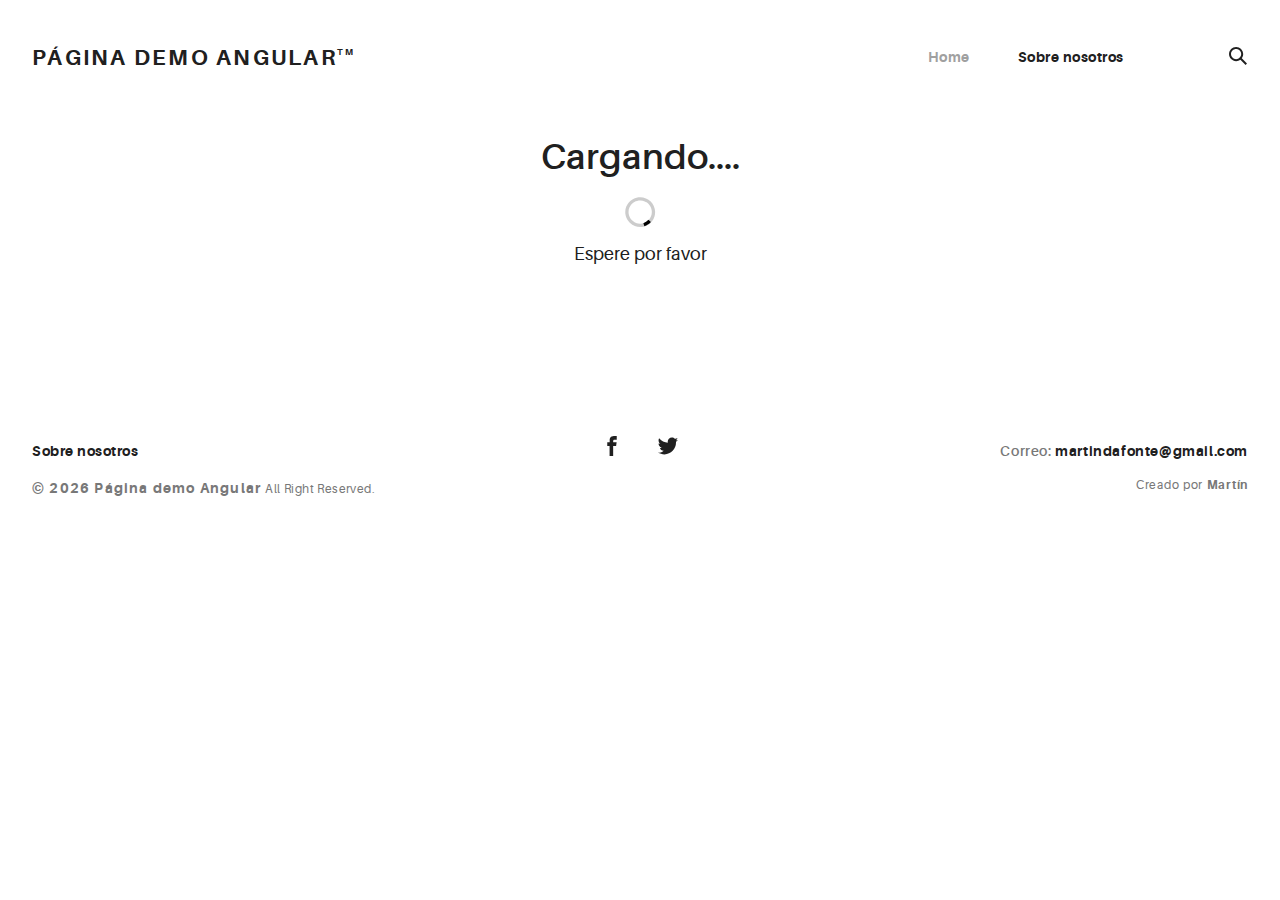
<file: docs/index.html>
<!doctype html><html lang="en"><head><meta charset="utf-8"><title>Portafolio</title><meta name="viewport" content="width=device-width,initial-scale=1"><link rel="icon" type="image/svg+xml" href="assets/img/urku-ico.svg"><link rel="stylesheet" href="assets/css/aurora-pack.min.css"><link rel="stylesheet" href="assets/css/aurora-theme-base.min.css"><link rel="stylesheet" href="assets/css/urku.css"><link href="styles.2a6afea83b5afe8d71d6.bundle.css" rel="stylesheet"/></head><body><app-root></app-root><script src="assets/js/svg4everybody.min.js"></script><script>svg4everybody();</script><script type="text/javascript" src="inline.a65539c66f3b775909bd.bundle.js"></script><script type="text/javascript" src="polyfills.0963b44a58b5526cfab7.bundle.js"></script><script type="text/javascript" src="vendor.ec79c977188e613dac40.bundle.js"></script><script type="text/javascript" src="main.d2cf79b7dab6cb385b39.bundle.js"></script></body></html>
</file>
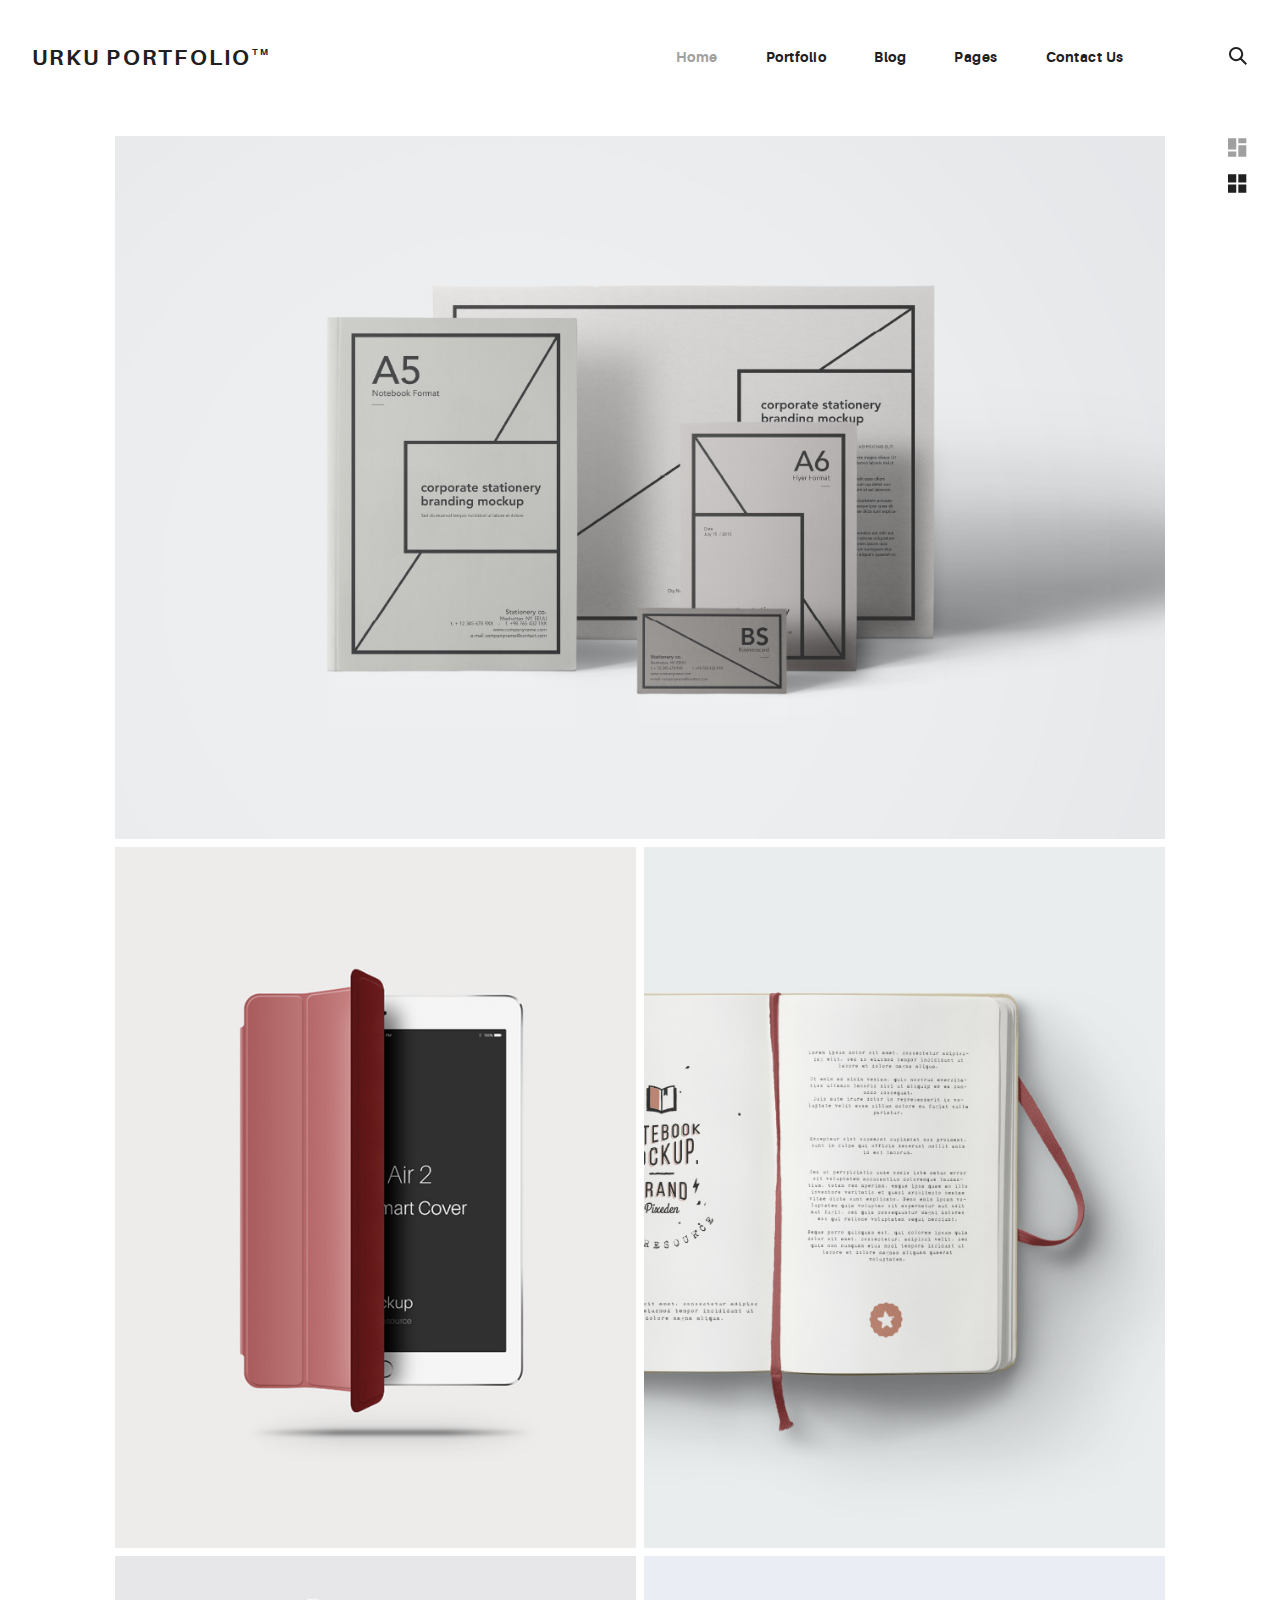
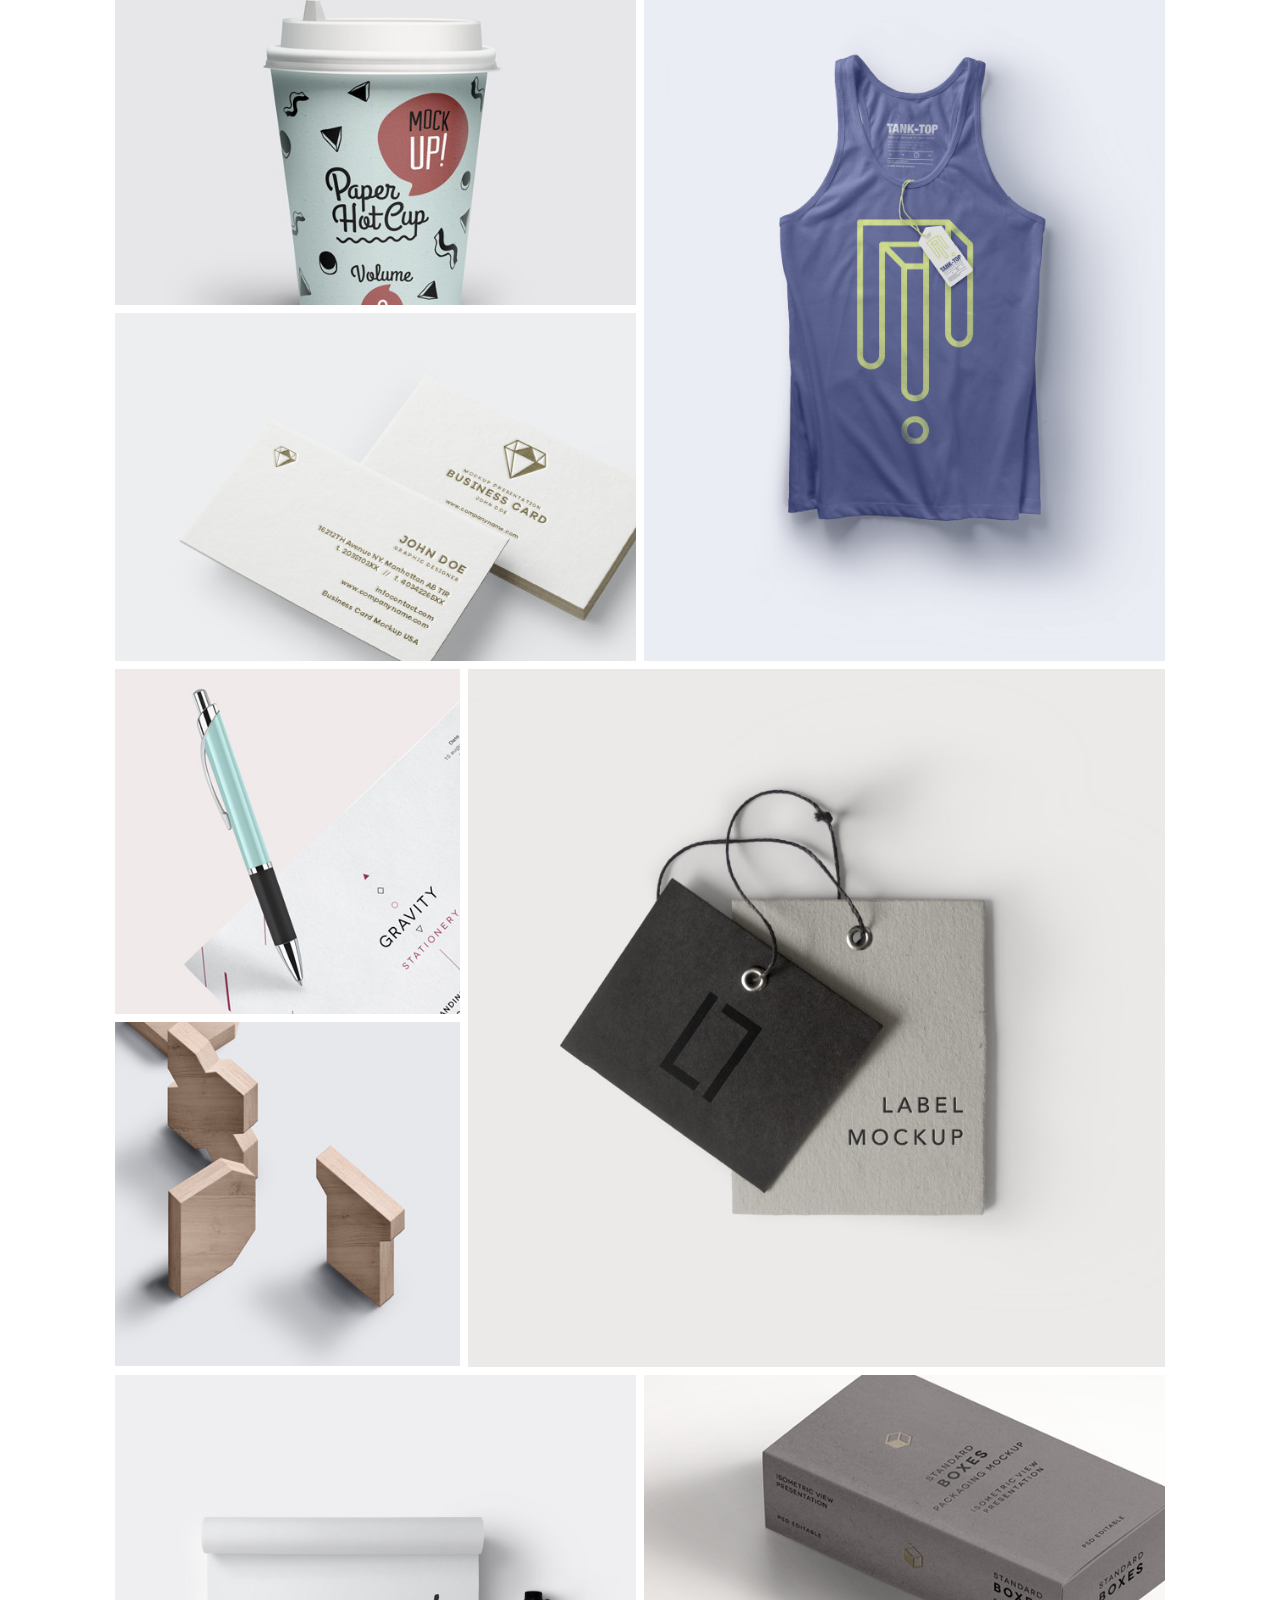
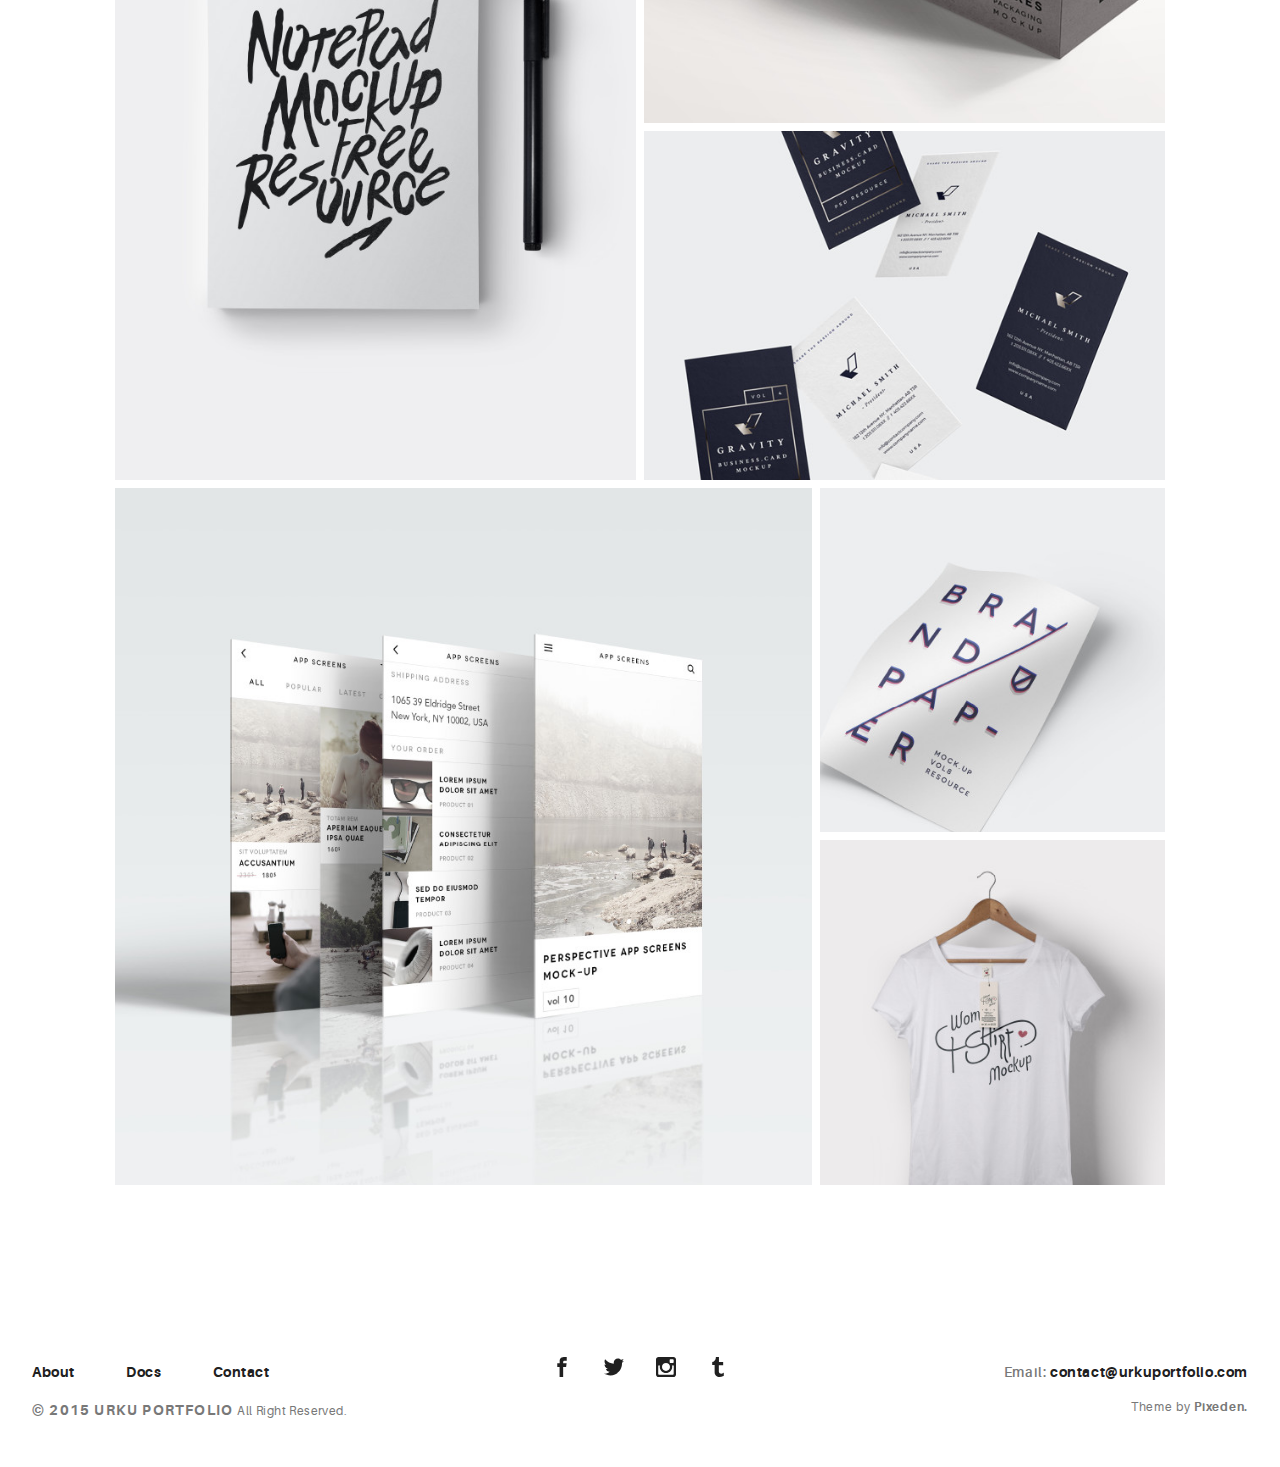
<file: HTML_Template/index.html>
<!DOCTYPE html>
<html>
  <head>
    <meta name="viewport" content="width=device-width, initial-scale=1.0">
    <meta charset="UTF-8">
    <title>Urku Portfolio :: Pixeden</title>
    <link rel="icon" type="image/svg+xml" href="assets/img/urku-ico.svg">
    <link rel="stylesheet" href="assets/css/aurora-pack.min.css">
    <link rel="stylesheet" href="assets/css/aurora-theme-base.min.css">
    <link rel="stylesheet" href="assets/css/urku.css">
  </head>
  <body class="top-fixed">
    <header class="ae-container-fluid ae-container-fluid--full rk-header ">
      <input type="checkbox" id="mobile-menu" class="rk-mobile-menu">
      <label for="mobile-menu">
        <svg>
          <use xlink:href="assets/img/symbols.svg#bar"></use>
        </svg>
        <svg>
          <use xlink:href="assets/img/symbols.svg#bar"></use>
        </svg>
        <svg>
          <use xlink:href="assets/img/symbols.svg#bar"></use>
        </svg>
      </label>
      <div class="ae-container-fluid rk-topbar">
        <h1 class="rk-logo"><a href="index.html">urku portfolio<sup>tm</sup></a></h1>
        <nav class="rk-navigation">
          <ul class="rk-menu">
            <li class="active rk-menu__item"><a href="index.html" class="rk-menu__link">Home</a>
            </li>
            <li class="rk-menu__item"><a href="portfolio.html" class="rk-menu__link">Portfolio</a>
              <nav class="rk-menu__sub">
                <ul class="rk-container">
                  <li class="rk-menu__item"><a href="portfolio.html" class="rk-menu__link">Flex</a></li>
                  <li class="rk-menu__item"><a href="portfolio-alt.html" class="rk-menu__link">Switch</a></li>
                  <li class="rk-menu__item"><a href="portfolio-raw.html" class="rk-menu__link">Static</a></li>
                  <li class="rk-menu__item"><a href="portfolio-masonry.html" class="rk-menu__link">Masonry</a></li>
                </ul>
              </nav>
            </li>
            <li class="rk-menu__item"><a href="blog.html" class="rk-menu__link">Blog</a>
            </li>
            <li class="rk-menu__item"><a href="#0" class="rk-menu__link">Pages</a>
              <nav class="rk-menu__sub">
                <ul class="rk-container">
                  <li class="rk-menu__item"><a href="about.html" class="rk-menu__link">About</a></li>
                  <li class="rk-menu__item"><a href="documentation.html" class="rk-menu__link">Documentation</a></li>
                  <li class="rk-menu__item"><a href="design-styles.html" class="rk-menu__link">Design Styles</a></li>
                </ul>
              </nav>
            </li>
            <li class="rk-menu__item"><a href="contact.html" class="rk-menu__link">Contact Us</a>
            </li>
          </ul>
          <form class="rk-search">
            <input type="text" placeholder="Search" id="urku-search" class="rk-search-field">
            <label for="urku-search">
              <svg>
                <use xlink:href="assets/img/symbols.svg#icon-search"></use>
              </svg>
            </label>
          </form>
        </nav>
      </div>
    </header>
    <section class="ae-container-fluid rk-main">
      <input type="radio" name="layout-ctrl" checked id="layout-base" class="layout-ctrl-input">
      <div class="ae-container-fluid rk-layout-ctrl-cont">
        <label for="layout-base" class="rk-layout-ctrl">
          <svg>
            <use xlink:href="assets/img/symbols.svg#icon-view-default"></use>
          </svg>
        </label>
      </div>
      <input type="radio" name="layout-ctrl" id="layout-grid" class="layout-ctrl-input">
      <div class="ae-container-fluid rk-layout-ctrl-cont">
        <label for="layout-grid" class="rk-layout-ctrl">
          <svg>
            <use xlink:href="assets/img/symbols.svg#icon-view-alt"></use>
          </svg>
        </label>
      </div>
      <div class="rk-layout-ctrl-mobile">
        <svg viewBox="0 0 9 9" class="layout-mob-1">
          <rect width="100%" height="100%" fill="currentColor"></rect>
        </svg>
        <svg viewBox="0 0 9 9" class="layout-mob-2">
          <rect width="100%" height="100%" fill="currentColor"></rect>
        </svg>
        <svg viewBox="0 0 9 9" class="layout-mob-3">
          <rect width="100%" height="100%" fill="currentColor"></rect>
        </svg>
        <svg viewBox="0 0 9 9" class="layout-mob-4">
          <rect width="100%" height="100%" fill="currentColor"></rect>
        </svg>
      </div>
      <section class="ae-container-fluid ae-container-fluid--inner loading rk-portfolio ">
        <div class="rk-portfolio__items"><a href="portfolio-item.html" class="rk-item rk-item--flex item-1 rk-size-12 rk-tosize-6 rk-landscape ">
            <div class="item-meta">
              <h2>Essential Stationery</h2>
              <p>Branding</p>
            </div></a><a href="portfolio-item.html" class="rk-item rk-item--flex item-2 rk-size-6  rk-portrait ">
            <div class="item-meta">
              <h2>Pickled Tousled</h2>
              <p>Art Direction</p>
            </div></a><a href="portfolio-item.html" class="rk-item rk-item--flex item-3 rk-size-6 rk-tosize-4 rk-portrait rk-tosquare">
            <div class="item-meta">
              <h2>Waistcoat vegan</h2>
              <p>Graphic Design</p>
            </div></a>
          <div class="rk-items-cont rk-size-6 rk-tosize-8"><a href="portfolio-item.html" class="rk-item rk-item--flex item-4 rk-size-12 rk-tosize-6 rk-landscape ">
              <div class="item-meta">
                <h2>Tumblr hammock</h2>
                <p>Packaging</p>
              </div></a><a href="portfolio-item.html" class="rk-item rk-item--flex item-5 rk-size-12 rk-tosize-6 rk-landscape ">
              <div class="item-meta">
                <h2>Biodiesel etsy</h2>
                <p>Branding</p>
              </div></a>
          </div><a href="portfolio-item.html" class="rk-item rk-item--flex item-6 rk-size-6 rk-tosize-4 rk-portrait rk-tosquare">
            <div class="item-meta">
              <h2>Gentrify artisan</h2>
              <p>Graphic Design</p>
            </div></a>
          <div class="rk-items-cont rk-size-4 rk-tosize-8"><a href="portfolio-item.html" class="rk-item rk-item--flex item-7 rk-size-12 rk-tosize-6 rk-square ">
              <div class="item-meta">
                <h2>Plaid austin</h2>
                <p>Graphic Design</p>
              </div></a><a href="portfolio-item.html" class="rk-item rk-item--flex item-8 rk-size-12 rk-tosize-6 rk-square ">
              <div class="item-meta">
                <h2>Trust fund</h2>
                <p>Packaging</p>
              </div></a>
          </div><a href="portfolio-item.html" class="rk-item rk-item--flex item-9 rk-size-8 rk-tosize-3 rk-square ">
            <div class="item-meta">
              <h2>Gentrify pork</h2>
              <p>Branding</p>
            </div></a><a href="portfolio-item.html" class="rk-item rk-item--flex item-10 rk-size-6 rk-tosize-3 rk-portrait rk-tosquare">
            <div class="item-meta  rk-tosmallfont">
              <h2>Waistcoat ugh</h2>
              <p>UI/UX</p>
            </div></a>
          <div class="rk-items-cont rk-size-6 rk-tosize-6"><a href="portfolio-item.html" class="rk-item rk-item--flex item-11 rk-size-12 rk-tosize-6 rk-landscape rk-tosquare">
              <div class="item-meta">
                <h2>Deep v kogi</h2>
                <p>Graphic Design</p>
              </div></a><a href="portfolio-item.html" class="rk-item rk-item--flex item-12 rk-size-12 rk-tosize-6 rk-landscape rk-tosquare">
              <div class="item-meta">
                <h2>Venmo trust</h2>
                <p>Packaging</p>
              </div></a>
          </div><a href="portfolio-item.html" class="rk-item rk-item--flex item-13 rk-size-8 rk-tosize-3 rk-square ">
            <div class="item-meta">
              <h2>Venmo trust</h2>
              <p>Ui/UX</p>
            </div></a>
          <div class="rk-items-cont rk-size-4 rk-tosize-6"><a href="portfolio-item.html" class="rk-item rk-item--flex item-14 rk-size-12 rk-tosize-6 rk-square ">
              <div class="item-meta">
                <h2>Gentrify semiotic</h2>
                <p>Art Direction</p>
              </div></a><a href="portfolio-item.html" class="rk-item rk-item--flex item-15 rk-size-12 rk-tosize-6 rk-square ">
              <div class="item-meta">
                <h2>Migas artisan</h2>
                <p>Photography</p>
              </div></a>
          </div>
        </div>
      </section>
    </section>
    <footer class="ae-container-fluid rk-footer ">
      <div class="ae-grid ae-grid--collapse">
        <div class="ae-grid__item item-lg-4 au-xs-ta-center au-lg-ta-left">
          <ul class="rk-menu rk-footer-menu">
            <li class="rk-menu__item"><a href="about.html" class="rk-menu__link">About</a>
            </li>
            <li class="rk-menu__item"><a href="documentation.html" class="rk-menu__link">Docs</a>
            </li>
            <li class="rk-menu__item"><a href="contact.html" class="rk-menu__link">Contact</a>
            </li>
          </ul>
          <p class="rk-footer__text rk-footer__copy "> <span class="ae-u-bold">© </span><span class="ae-u-bolder">2015 URKU PORTFOLIO </span>All Right Reserved.</p>
        </div>
        <div class="ae-grid__item item-lg-4 au-xs-ta-center"><a href="#0" class="rk-social-btn ">
            <svg>
              <use xlink:href="assets/img/symbols.svg#icon-facebook"></use>
            </svg></a><a href="#0" class="rk-social-btn ">
            <svg>
              <use xlink:href="assets/img/symbols.svg#icon-twitter"></use>
            </svg></a><a href="#0" class="rk-social-btn ">
            <svg>
              <use xlink:href="assets/img/symbols.svg#icon-pinterest"></use>
            </svg></a><a href="#0" class="rk-social-btn ">
            <svg>
              <use xlink:href="assets/img/symbols.svg#icon-tumblr"></use>
            </svg></a></div>
        <div class="ae-grid__item item-lg-4 au-xs-ta-center au-lg-ta-right">
          <p class="rk-footer__text rk-footer__contact "> <span class="ae-u-bold">Email: </span><span class="ae-u-bolder"> <a href="#0" class="rk-dark-color ">contact@urkuportfolio.com </a></span></p>
          <p class="rk-footer__text rk-footer__by">Theme by <a href="http://pixeden.com" class="ae-u-bolder">Pixeden.</a></p>
        </div>
      </div>
    </footer>
    <script src="assets/js/svg4everybody.min.js"></script>
    <script>svg4everybody();</script>
  </body>
</html>
</file>
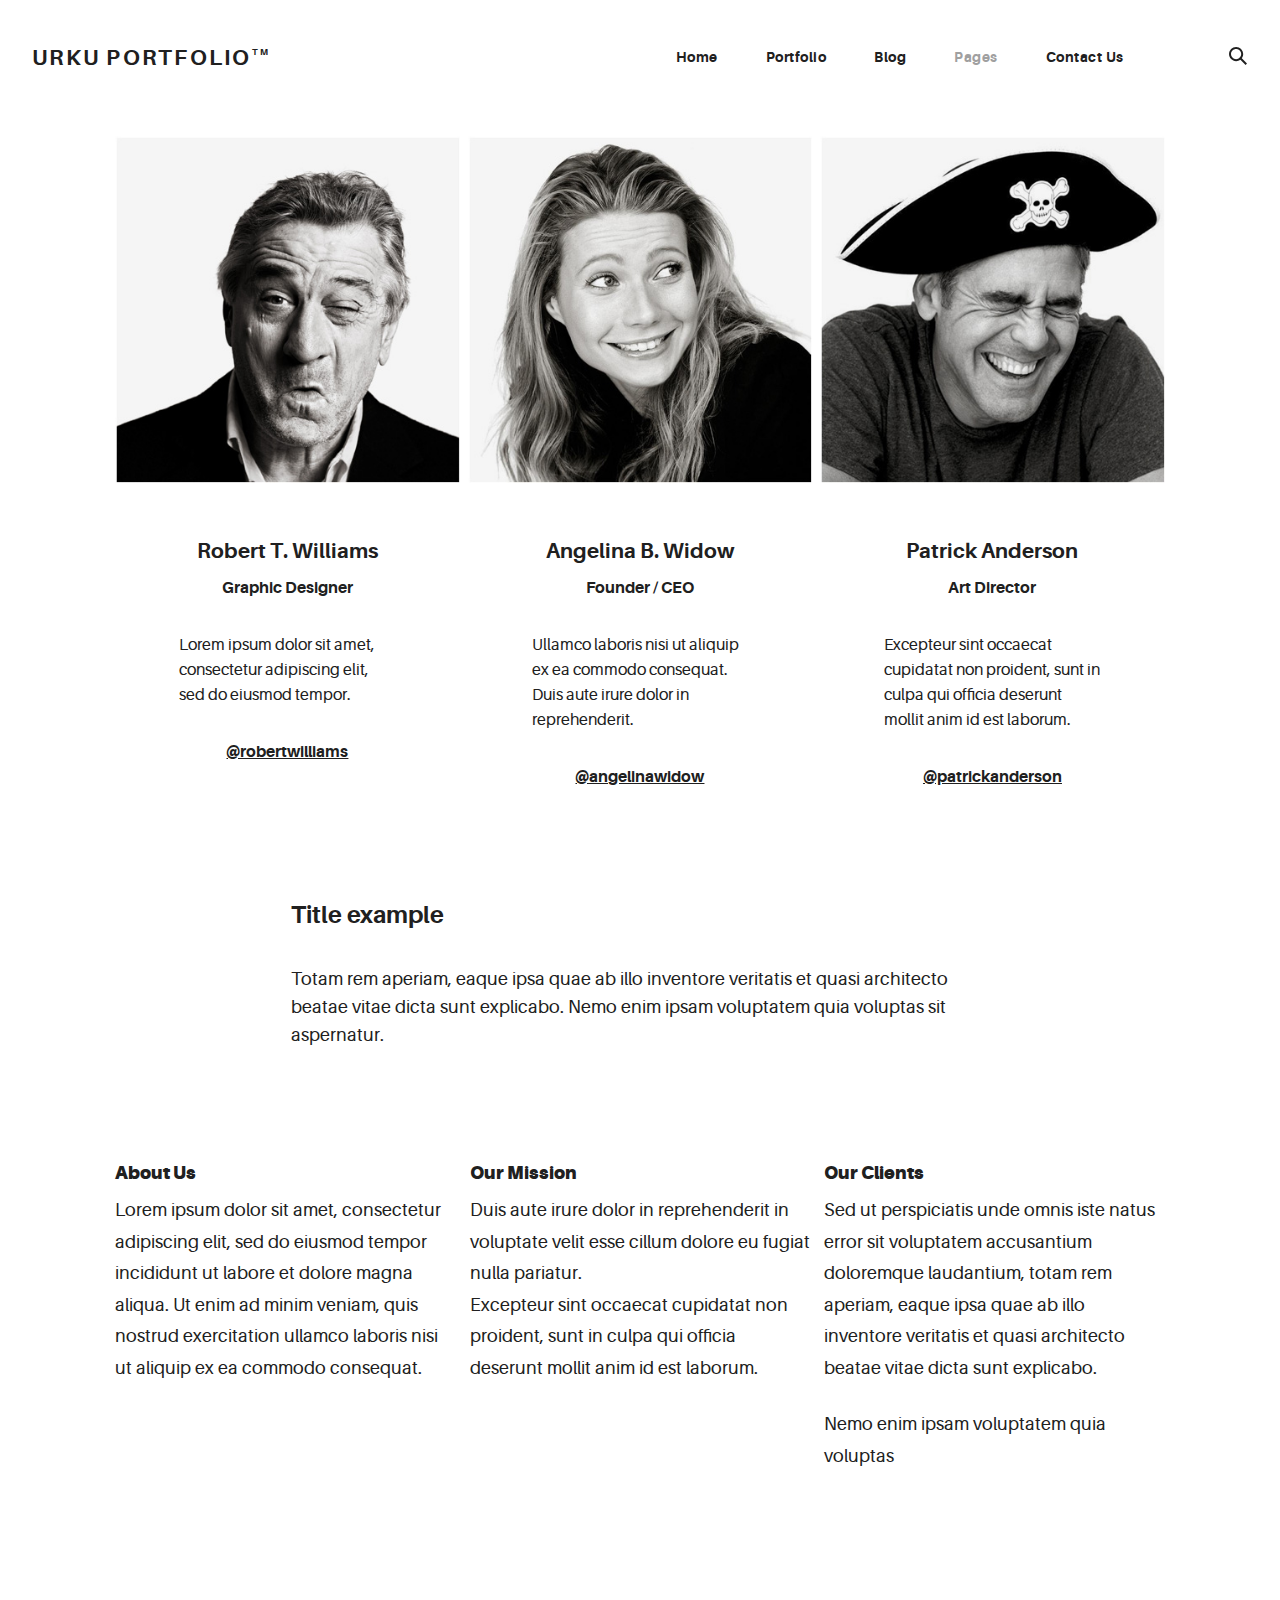
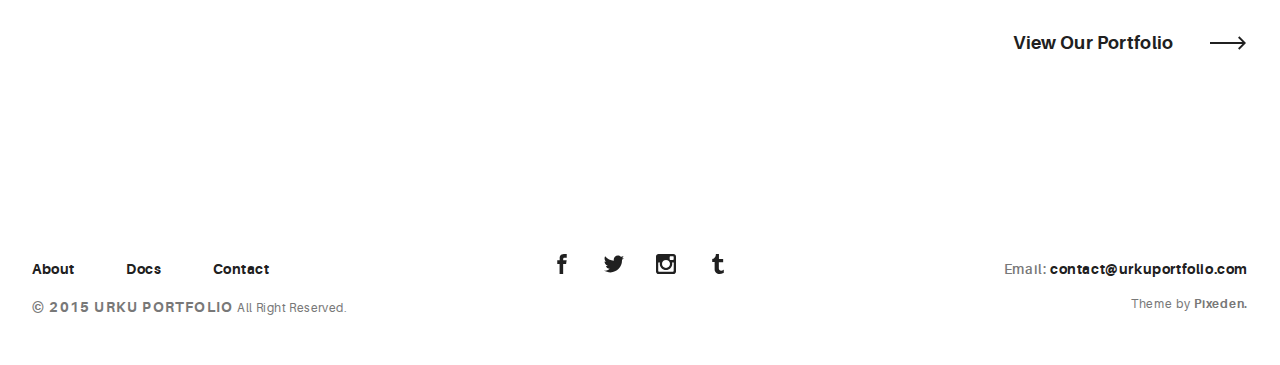
<file: HTML_Template/about.html>
<!DOCTYPE html>
<html>
  <head>
    <meta name="viewport" content="width=device-width, initial-scale=1.0">
    <meta charset="UTF-8">
    <title>Urku Portfolio :: Pixeden</title>
    <link rel="icon" type="image/svg+xml" href="assets/img/urku-ico.svg">
    <link rel="stylesheet" href="assets/css/aurora-pack.min.css">
    <link rel="stylesheet" href="assets/css/aurora-theme-base.min.css">
    <link rel="stylesheet" href="assets/css/urku.css">
  </head>
  <body class="top-fixed">
    <header class="ae-container-fluid ae-container-fluid--full rk-header ">
      <input type="checkbox" id="mobile-menu" class="rk-mobile-menu">
      <label for="mobile-menu">
        <svg>
          <use xlink:href="assets/img/symbols.svg#bar"></use>
        </svg>
        <svg>
          <use xlink:href="assets/img/symbols.svg#bar"></use>
        </svg>
        <svg>
          <use xlink:href="assets/img/symbols.svg#bar"></use>
        </svg>
      </label>
      <div class="ae-container-fluid rk-topbar">
        <h1 class="rk-logo"><a href="index.html">urku portfolio<sup>tm</sup></a></h1>
        <nav class="rk-navigation">
          <ul class="rk-menu">
            <li class="rk-menu__item"><a href="index.html" class="rk-menu__link">Home</a>
            </li>
            <li class="rk-menu__item"><a href="portfolio.html" class="rk-menu__link">Portfolio</a>
              <nav class="rk-menu__sub">
                <ul class="rk-container">
                  <li class="rk-menu__item"><a href="portfolio.html" class="rk-menu__link">Flex</a></li>
                  <li class="rk-menu__item"><a href="portfolio-alt.html" class="rk-menu__link">Switch</a></li>
                  <li class="rk-menu__item"><a href="portfolio-raw.html" class="rk-menu__link">Static</a></li>
                  <li class="rk-menu__item"><a href="portfolio-masonry.html" class="rk-menu__link">Masonry</a></li>
                </ul>
              </nav>
            </li>
            <li class="rk-menu__item"><a href="blog.html" class="rk-menu__link">Blog</a>
            </li>
            <li class="active rk-menu__item"><a href="#0" class="rk-menu__link">Pages</a>
              <nav class="rk-menu__sub">
                <ul class="rk-container">
                  <li class="rk-menu__item"><a href="about.html" class="rk-menu__link">About</a></li>
                  <li class="rk-menu__item"><a href="documentation.html" class="rk-menu__link">Documentation</a></li>
                  <li class="rk-menu__item"><a href="design-styles.html" class="rk-menu__link">Design Styles</a></li>
                </ul>
              </nav>
            </li>
            <li class="rk-menu__item"><a href="contact.html" class="rk-menu__link">Contact Us</a>
            </li>
          </ul>
          <form class="rk-search">
            <input type="text" placeholder="Search" id="urku-search" class="rk-search-field">
            <label for="urku-search">
              <svg>
                <use xlink:href="assets/img/symbols.svg#icon-search"></use>
              </svg>
            </label>
          </form>
        </nav>
      </div>
    </header>
    <div class="ae-container-fluid ae-container-fluid--inner rk-main">
      <div class="ae-grid au-xs-ta-center au-mb-4">
        <div class="ae-grid__item item-lg-4 ae-kappa au-mb-3"><img src="assets/img/team-1.jpg" alt="" class="au-mb-3">
          <h5 class="ae-u-bolder au-mt-2">Robert T. Williams</h5>
          <p class="ae-u-bolder au-mb-3">Graphic Designer</p>
          <p class="au-lg-ta-left au-mb-3 au-pl-4 au-pr-4">Lorem ipsum dolor sit amet, consectetur adipiscing elit, sed do eiusmod tempor.</p><a href="#0" class="ae-u-bolder au-underline">@robertwilliams</a>
        </div>
        <div class="ae-grid__item item-lg-4 ae-kappa au-mb-3"><img src="assets/img/team-2.jpg" alt="" class="au-mb-3">
          <h5 class="ae-u-bolder au-mt-2">Angelina B. Widow</h5>
          <p class="ae-u-bolder au-mb-3">Founder / CEO</p>
          <p class="au-lg-ta-left au-mb-3 au-pl-4 au-pr-4">Ullamco laboris nisi ut aliquip ex ea commodo consequat. Duis aute irure dolor in reprehenderit.</p><a href="#0" class="ae-u-bolder au-underline">@angelinawidow</a>
        </div>
        <div class="ae-grid__item item-lg-4 ae-kappa au-mb-3"><img src="assets/img/team-3.jpg" alt="" class="au-mb-3">
          <h5 class="ae-u-bolder au-mt-2">Patrick Anderson</h5>
          <p class="ae-u-bolder au-mb-3">Art Director</p>
          <p class="au-lg-ta-left au-mb-3 au-pl-4 au-pr-4">Excepteur sint occaecat cupidatat non proident, sunt in culpa qui officia deserunt mollit anim id est laborum.</p><a href="#0" class="ae-u-bolder au-underline">@patrickanderson</a>
        </div>
      </div>
      <div class="ae-grid au-pt-2">
        <div class="ae-grid__item item-lg-8 item-lg--offset-2">
          <h4 class="ae-u-bolder">Title example</h4>
          <p>Totam rem aperiam, eaque ipsa quae ab illo inventore veritatis et quasi architecto beatae vitae dicta sunt explicabo. Nemo enim ipsam voluptatem quia voluptas sit aspernatur.</p>
        </div>
      </div>
      <div class="ae-grid ae-grid--alt au-xs-ptp-1">
        <div class="ae-grid__item--alt item-lg-4">
          <h6 class="ae-u-boldest">About Us</h6>
          <p class="au-lh-3">Lorem ipsum dolor sit amet, consectetur adipiscing elit, sed do eiusmod tempor incididunt ut labore et dolore magna aliqua. Ut enim ad minim veniam, quis nostrud exercitation ullamco laboris nisi ut aliquip ex ea commodo consequat. </p>
        </div>
        <div class="ae-grid__item--alt item-lg-4">
          <h6 class="ae-u-boldest">Our Mission</h6>
          <p class="au-lh-3">Duis aute irure dolor in reprehenderit in voluptate velit esse cillum dolore eu fugiat nulla pariatur. <br>Excepteur sint occaecat cupidatat non proident, sunt in culpa qui officia deserunt mollit anim id est laborum.</p>
        </div>
        <div class="ae-grid__item--alt item-lg-4">
          <h6 class="ae-u-boldest">Our Clients</h6>
          <p class="au-lh-3">Sed ut perspiciatis unde omnis iste natus error sit voluptatem accusantium doloremque laudantium, totam rem aperiam, eaque ipsa quae ab illo inventore veritatis et quasi architecto beatae vitae dicta sunt explicabo. </p>
          <p class="au-lh-3">Nemo enim ipsam voluptatem quia voluptas</p>
        </div>
      </div>
      <p class="au-flex au-pt-4 group-buttons"><a href="portfolio.html" class="au-mt-4 arrow-button arrow-button--right arrow-button--out">View Our Portfolio<span class="arrow-cont">
            <svg>
              <use xlink:href="assets/img/symbols.svg#arrow"></use>
            </svg></span></a></p>
    </div>
    <footer class="ae-container-fluid rk-footer ">
      <div class="ae-grid ae-grid--collapse">
        <div class="ae-grid__item item-lg-4 au-xs-ta-center au-lg-ta-left">
          <ul class="rk-menu rk-footer-menu">
            <li class="rk-menu__item"><a href="about.html" class="rk-menu__link">About</a>
            </li>
            <li class="rk-menu__item"><a href="documentation.html" class="rk-menu__link">Docs</a>
            </li>
            <li class="rk-menu__item"><a href="contact.html" class="rk-menu__link">Contact</a>
            </li>
          </ul>
          <p class="rk-footer__text rk-footer__copy "> <span class="ae-u-bold">© </span><span class="ae-u-bolder">2015 URKU PORTFOLIO </span>All Right Reserved.</p>
        </div>
        <div class="ae-grid__item item-lg-4 au-xs-ta-center"><a href="#0" class="rk-social-btn ">
            <svg>
              <use xlink:href="assets/img/symbols.svg#icon-facebook"></use>
            </svg></a><a href="#0" class="rk-social-btn ">
            <svg>
              <use xlink:href="assets/img/symbols.svg#icon-twitter"></use>
            </svg></a><a href="#0" class="rk-social-btn ">
            <svg>
              <use xlink:href="assets/img/symbols.svg#icon-pinterest"></use>
            </svg></a><a href="#0" class="rk-social-btn ">
            <svg>
              <use xlink:href="assets/img/symbols.svg#icon-tumblr"></use>
            </svg></a></div>
        <div class="ae-grid__item item-lg-4 au-xs-ta-center au-lg-ta-right">
          <p class="rk-footer__text rk-footer__contact "> <span class="ae-u-bold">Email: </span><span class="ae-u-bolder"> <a href="#0" class="rk-dark-color ">contact@urkuportfolio.com </a></span></p>
          <p class="rk-footer__text rk-footer__by">Theme by <a href="http://pixeden.com" class="ae-u-bolder">Pixeden.</a></p>
        </div>
      </div>
    </footer>
    <script src="assets/js/svg4everybody.min.js"></script>
    <script>svg4everybody();</script>
  </body>
</html>
</file>
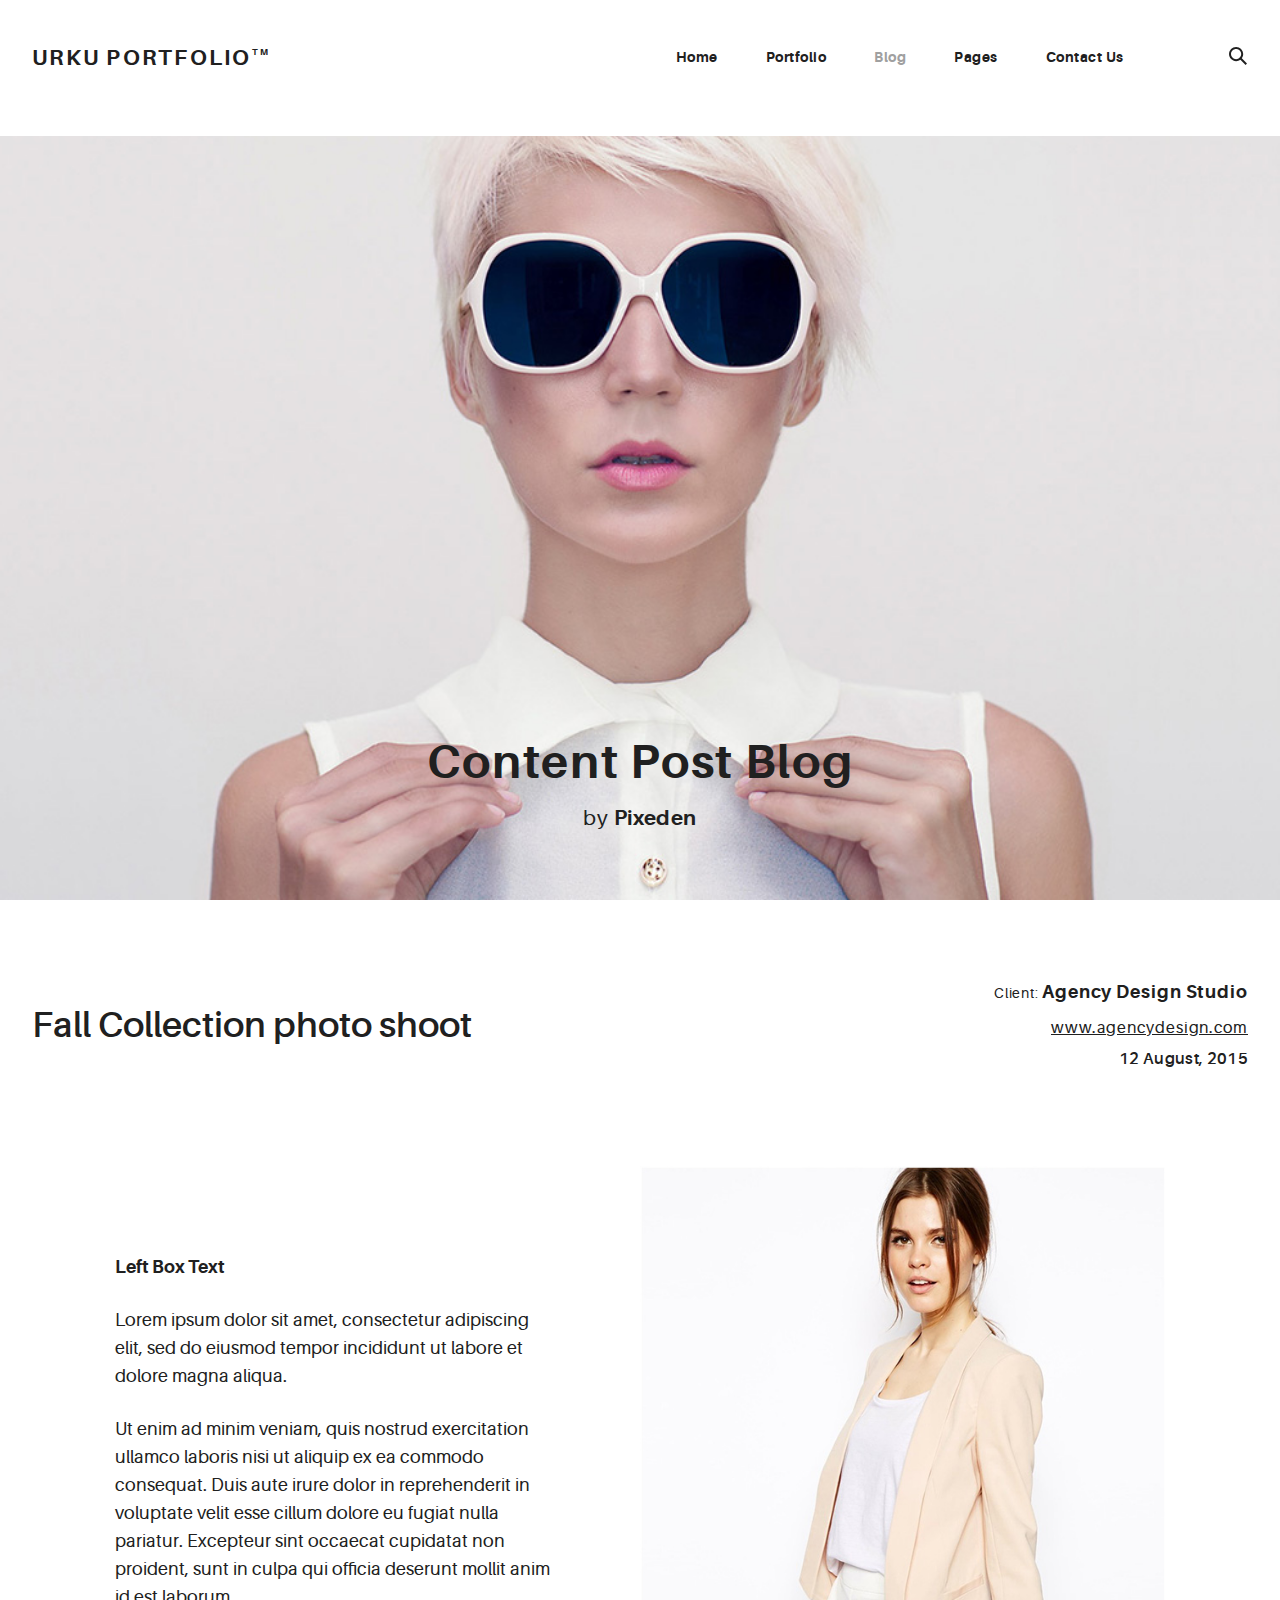
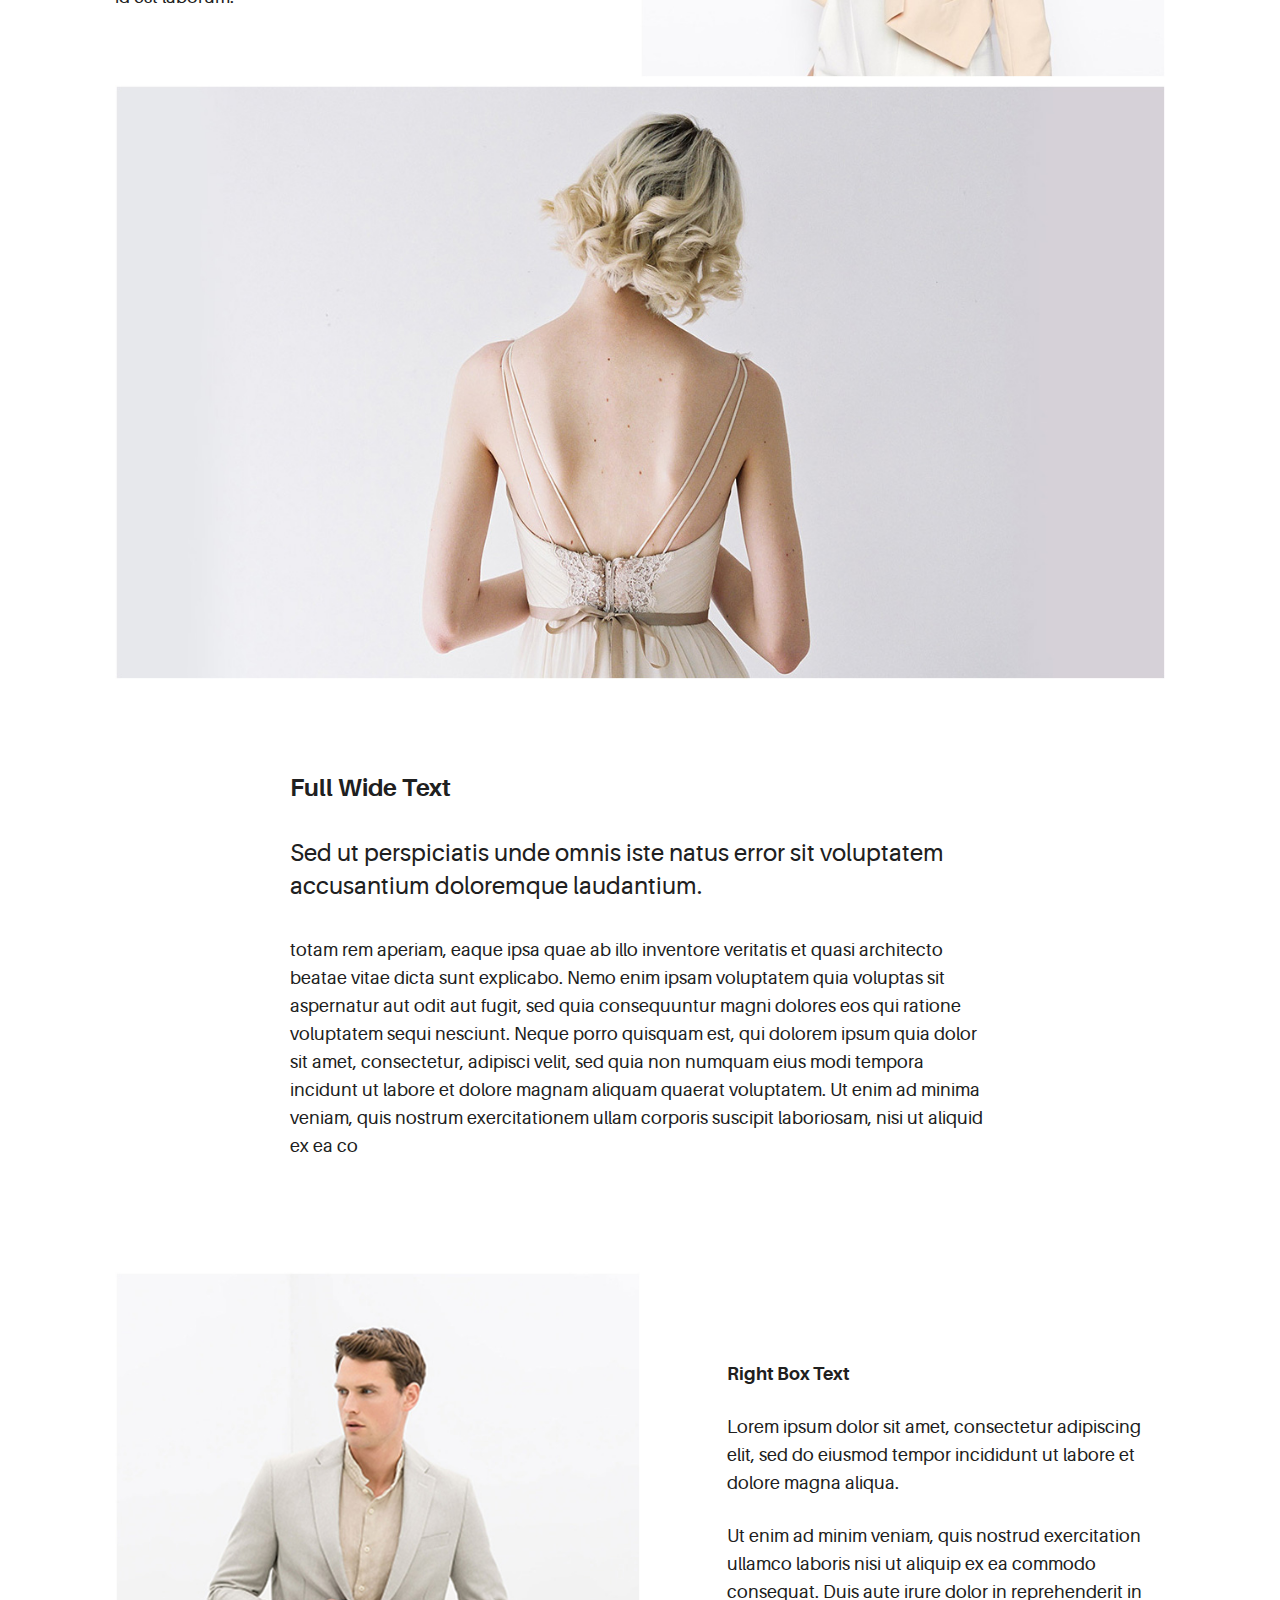
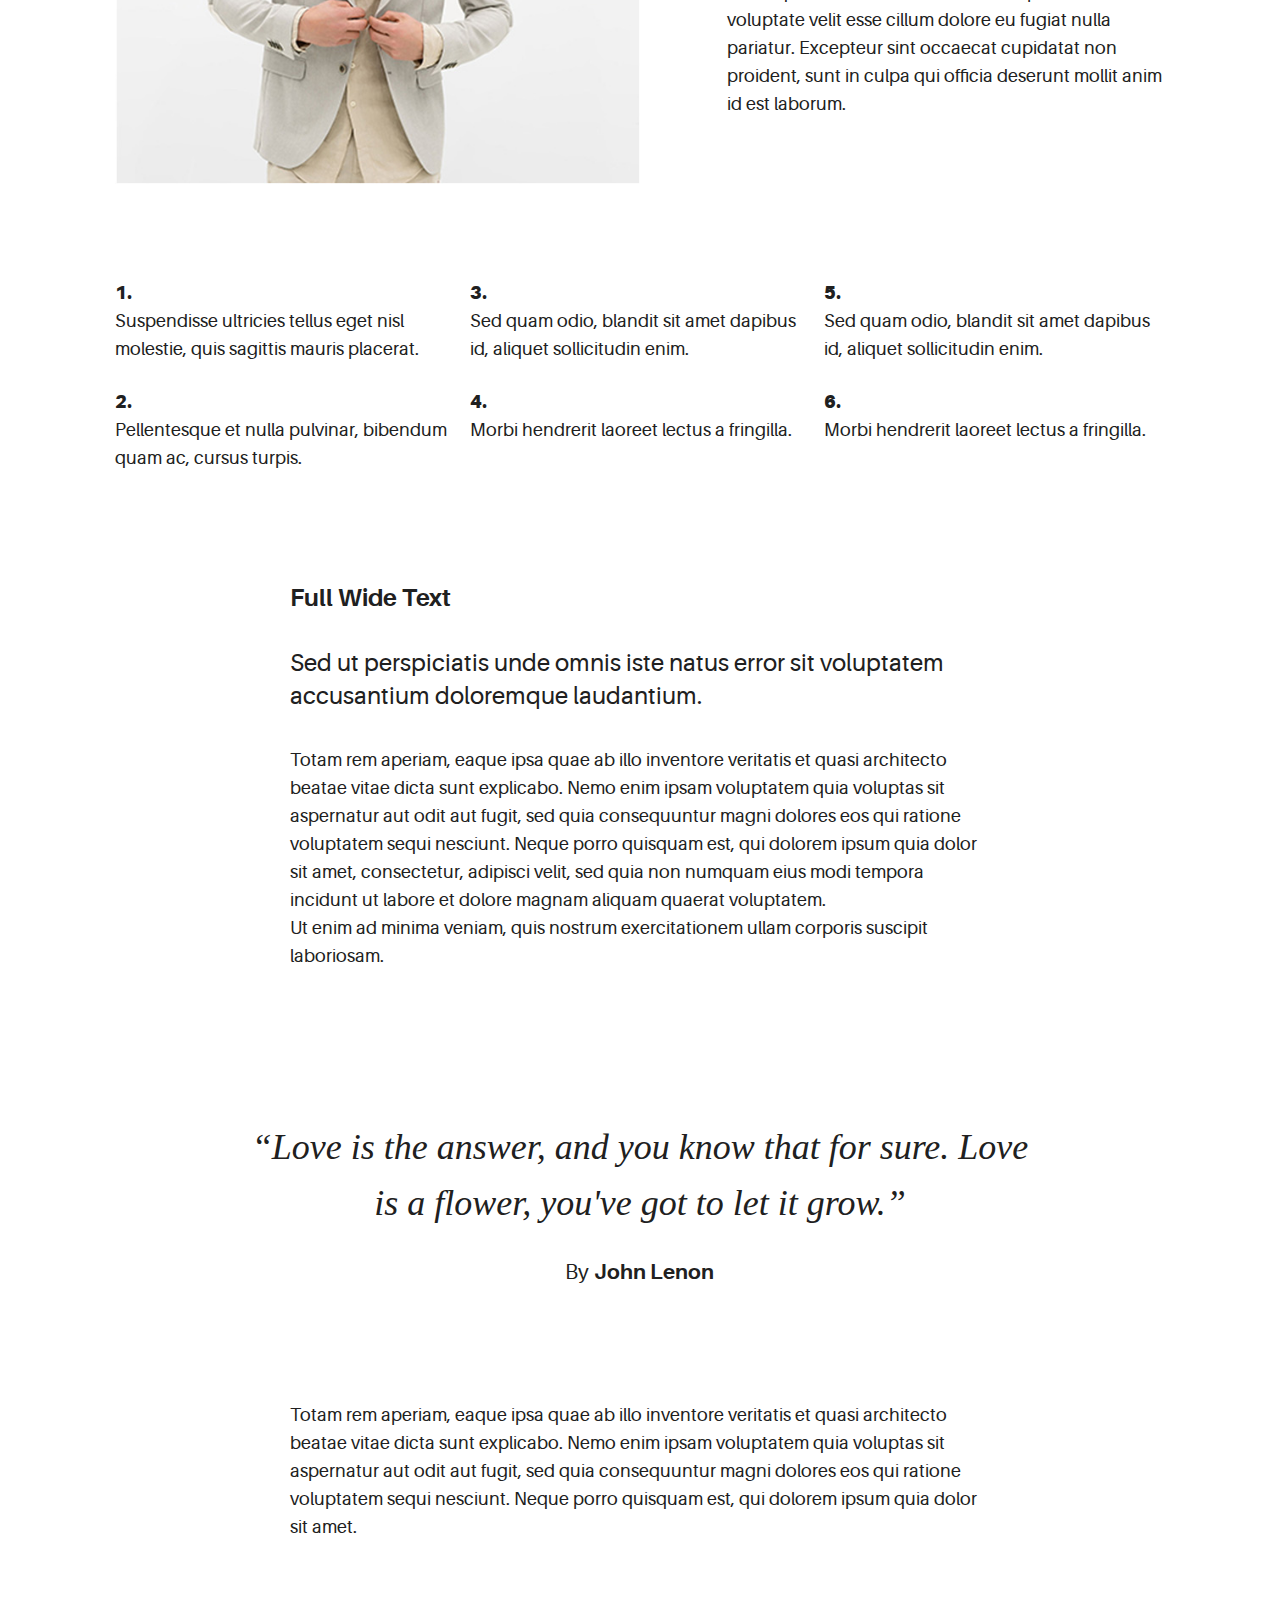
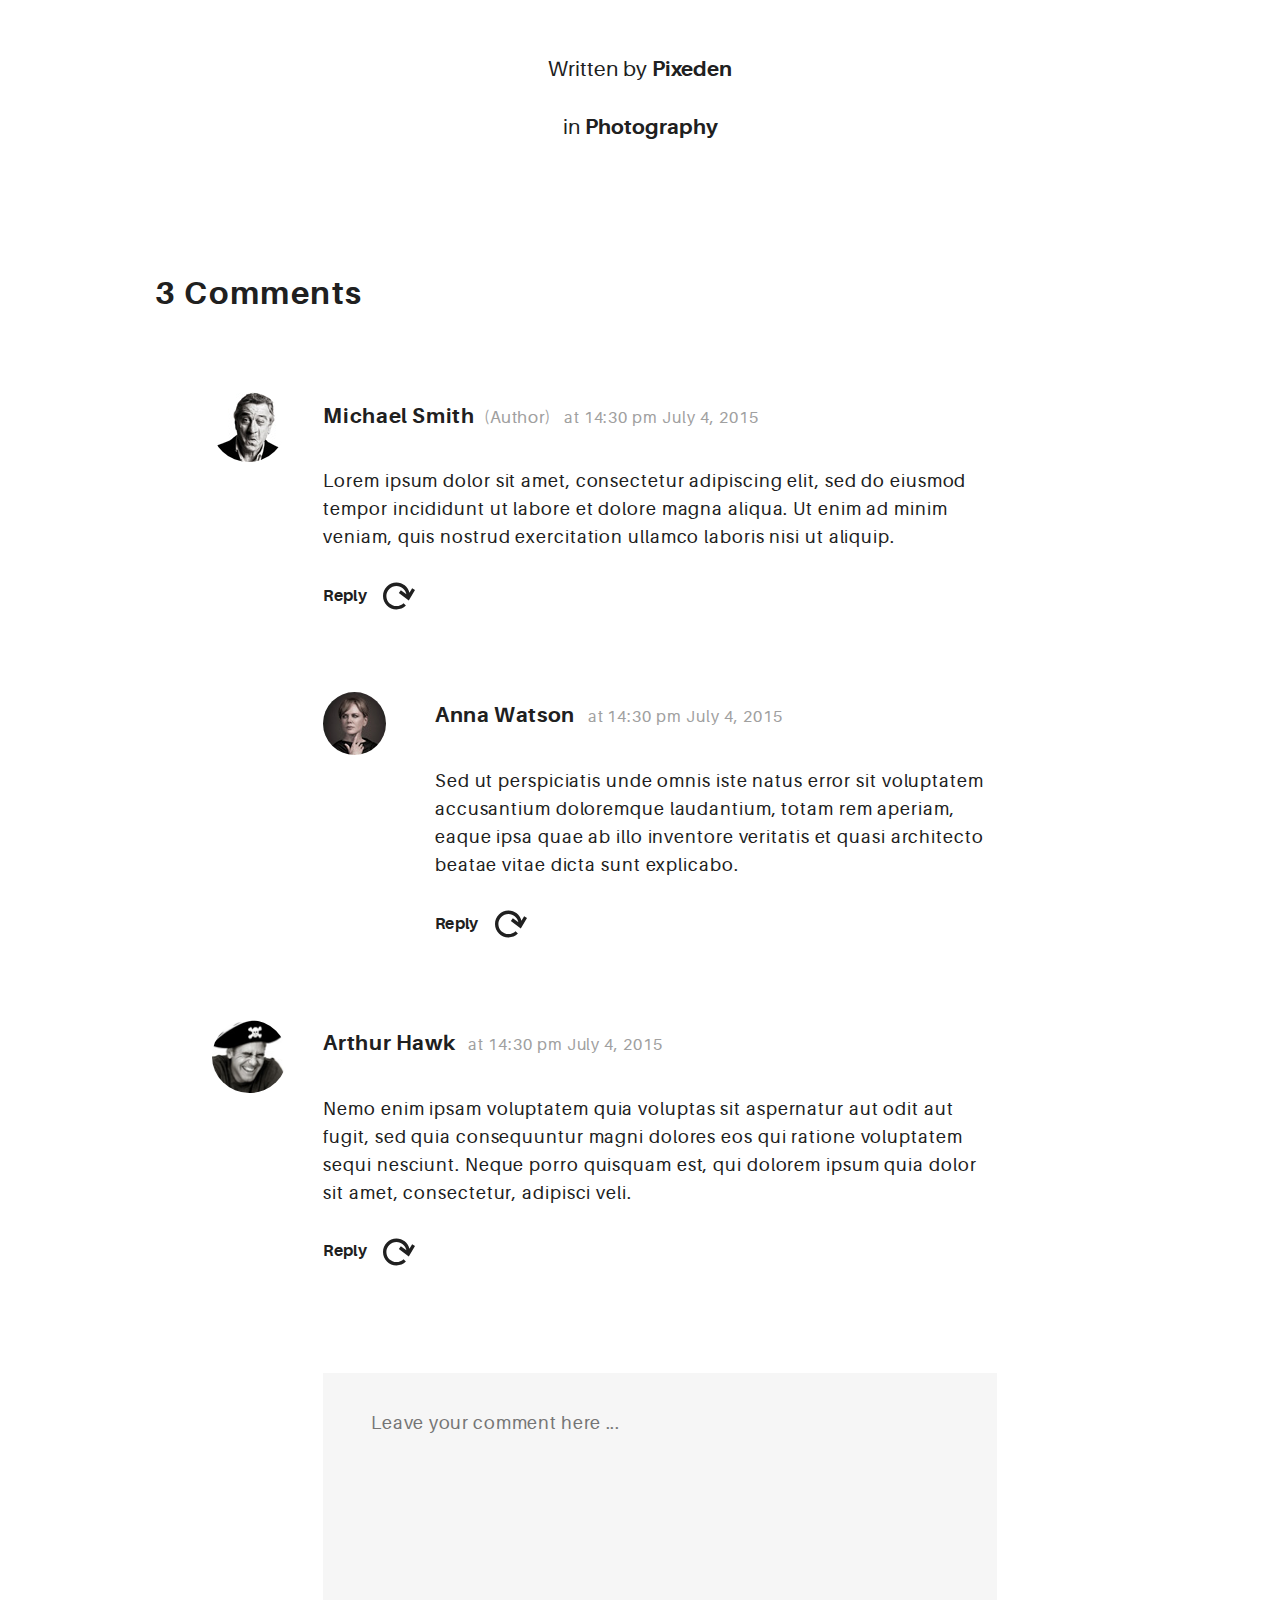
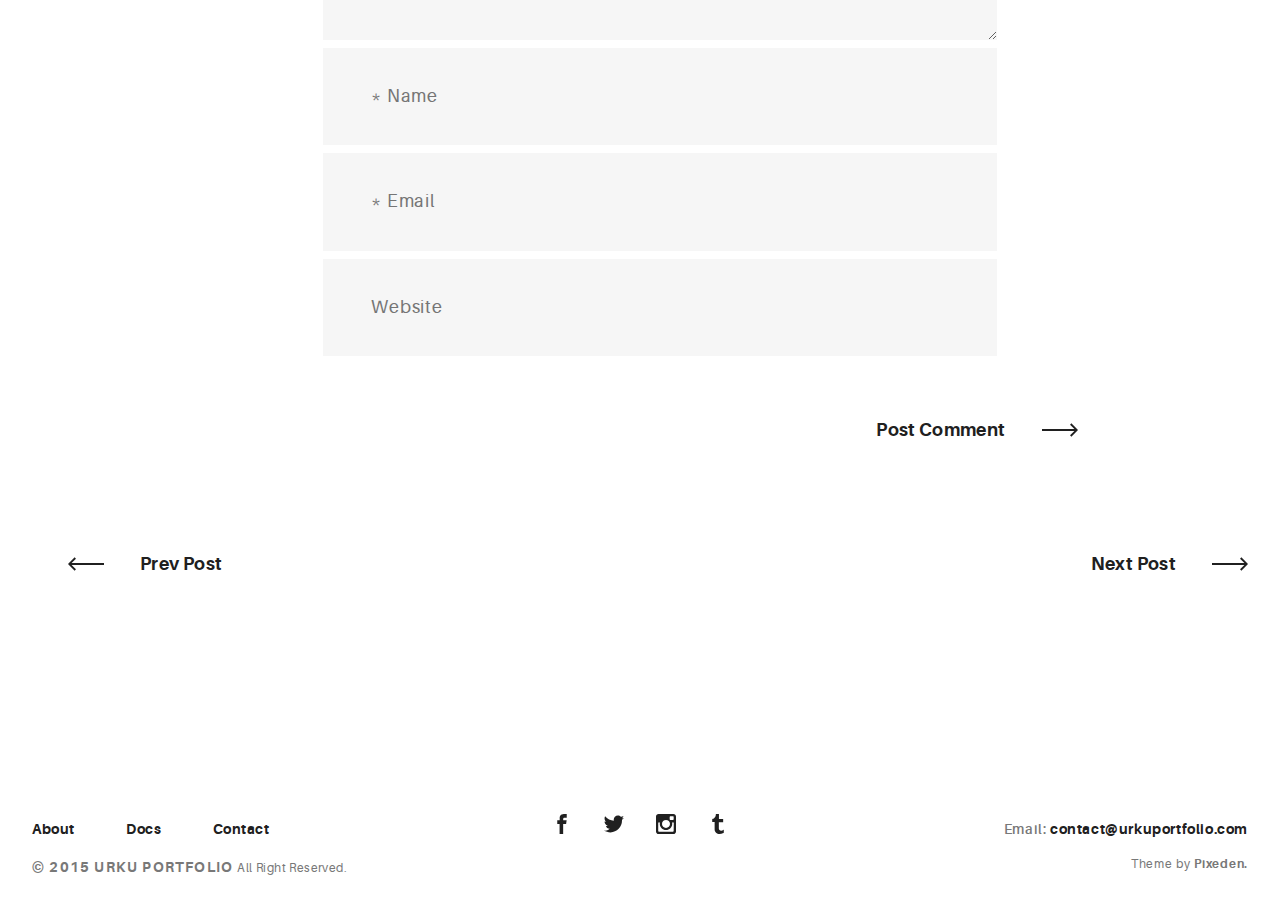
<file: HTML_Template/blog-post.html>
<!DOCTYPE html>
<html>
  <head>
    <meta name="viewport" content="width=device-width, initial-scale=1.0">
    <meta charset="UTF-8">
    <title>Urku Portfolio :: Pixeden</title>
    <link rel="icon" type="image/svg+xml" href="assets/img/urku-ico.svg">
    <link rel="stylesheet" href="assets/css/aurora-pack.min.css">
    <link rel="stylesheet" href="assets/css/aurora-theme-base.min.css">
    <link rel="stylesheet" href="assets/css/urku.css">
  </head>
  <body class="top-fixed">
    <header class="ae-container-fluid ae-container-fluid--full rk-header ">
      <input type="checkbox" id="mobile-menu" class="rk-mobile-menu">
      <label for="mobile-menu">
        <svg>
          <use xlink:href="assets/img/symbols.svg#bar"></use>
        </svg>
        <svg>
          <use xlink:href="assets/img/symbols.svg#bar"></use>
        </svg>
        <svg>
          <use xlink:href="assets/img/symbols.svg#bar"></use>
        </svg>
      </label>
      <div class="ae-container-fluid rk-topbar">
        <h1 class="rk-logo"><a href="index.html">urku portfolio<sup>tm</sup></a></h1>
        <nav class="rk-navigation">
          <ul class="rk-menu">
            <li class="rk-menu__item"><a href="index.html" class="rk-menu__link">Home</a>
            </li>
            <li class="rk-menu__item"><a href="portfolio.html" class="rk-menu__link">Portfolio</a>
              <nav class="rk-menu__sub">
                <ul class="rk-container">
                  <li class="rk-menu__item"><a href="portfolio.html" class="rk-menu__link">Flex</a></li>
                  <li class="rk-menu__item"><a href="portfolio-alt.html" class="rk-menu__link">Switch</a></li>
                  <li class="rk-menu__item"><a href="portfolio-raw.html" class="rk-menu__link">Static</a></li>
                  <li class="rk-menu__item"><a href="portfolio-masonry.html" class="rk-menu__link">Masonry</a></li>
                </ul>
              </nav>
            </li>
            <li class="active rk-menu__item"><a href="blog.html" class="rk-menu__link">Blog</a>
            </li>
            <li class="rk-menu__item"><a href="#0" class="rk-menu__link">Pages</a>
              <nav class="rk-menu__sub">
                <ul class="rk-container">
                  <li class="rk-menu__item"><a href="about.html" class="rk-menu__link">About</a></li>
                  <li class="rk-menu__item"><a href="documentation.html" class="rk-menu__link">Documentation</a></li>
                  <li class="rk-menu__item"><a href="design-styles.html" class="rk-menu__link">Design Styles</a></li>
                </ul>
              </nav>
            </li>
            <li class="rk-menu__item"><a href="contact.html" class="rk-menu__link">Contact Us</a>
            </li>
          </ul>
          <form class="rk-search">
            <input type="text" placeholder="Search" id="urku-search" class="rk-search-field">
            <label for="urku-search">
              <svg>
                <use xlink:href="assets/img/symbols.svg#icon-search"></use>
              </svg>
            </label>
          </form>
        </nav>
      </div>
    </header>
    <section class="ae-container-fluid ae-container-fluid--full">
      <header class="rk-portfolio-cover  post-inside-1">
        <div class="item-inside__meta">
          <h1 class="ae-u-bolder rk-portfolio-title ">Content Post Blog</h1>
          <p class="ae-theta rk-portfolio-category ">by <span class="ae-u-bolder">Pixeden</span></p>
        </div>
      </header>
      <div class="ae-container-fluid">
        <div class="ae-grid ae-grid--collapse rk-portfolio-info ">
          <div class="ae-grid__item item-lg-8 item-sm--center au-xs-ta-center au-lg-ta-left">
            <h2 class="rk-portfolio-inner-title ">Fall Collection photo shoot</h2>
          </div>
          <div class="ae-grid__item item-lg-4 au-xs-ta-center au-lg-ta-right rk-portfolio-details">
            <p class="rk-portfolio-inner-client "><span class="ae-lambda">Client: </span><span class="ae-u-bolder">Agency Design Studio</span></p>
            <p class="au-underline rk-portfolio-inner-website "><a href="#0" class="ae-kappa">www.agencydesign.com</a></p>
            <p class="ae-kappa ae-u-bold rk-portfolio-inner-date ">12 August, 2015</p>
          </div>
        </div>
      </div>
      <div class="ae-container-fluid ae-container-fluid--inner rk-portfolio--inner">
        <div class="ae-grid ae-grid--collapse au-xs-ptp-1">
          <div class="ae-grid__item item-lg-5 au-lg-ptp-1">
            <p class="ae-u-bolder">Left Box Text</p>
            <p>Lorem ipsum dolor sit amet, consectetur adipiscing elit, sed do eiusmod tempor incididunt ut labore et dolore magna aliqua.</p>
            <p>Ut enim ad minim veniam, quis nostrud exercitation ullamco laboris nisi ut aliquip ex ea commodo consequat. Duis aute irure dolor in reprehenderit in voluptate velit esse cillum dolore eu fugiat nulla pariatur. Excepteur sint occaecat cupidatat non proident, sunt in culpa qui officia deserunt mollit anim id est laborum.</p>
          </div>
          <div class="ae-grid__item item-lg-6 item-lg--offset-1"><img src="assets/img/post-inner-1.jpg" alt="Urku Portfolio"></div>
        </div>
        <div class="ae-grid ae-grid--collapse">
          <div class="ae-grid__item item-lg--auto"><img src="assets/img/post-inner-3.jpg" alt="Urku Portfolio"></div>
        </div>
        <div class="ae-grid ae-grid--collapse au-xs-ptp-1 au-xs-pbp-1">
          <div class="ae-grid__item item-lg-8 item-lg--offset-2">
            <h4 class="ae-u-bolder">Full Wide Text</h4>
            <p class="ae-eta">Sed ut perspiciatis unde omnis iste natus error sit voluptatem accusantium doloremque laudantium.</p>
            <p>totam rem aperiam, eaque ipsa quae ab illo inventore veritatis et quasi architecto beatae vitae dicta sunt explicabo. Nemo enim ipsam voluptatem quia voluptas sit aspernatur aut odit aut fugit, sed quia consequuntur magni dolores eos qui ratione voluptatem sequi nesciunt. Neque porro quisquam est, qui dolorem ipsum quia dolor sit amet, consectetur, adipisci velit, sed quia non numquam eius modi tempora incidunt ut labore et dolore magnam aliquam quaerat voluptatem. Ut enim ad minima veniam, quis nostrum exercitationem ullam corporis suscipit laboriosam, nisi ut aliquid ex ea co</p>
          </div>
        </div>
        <div class="ae-grid ae-grid--collapse">
          <div class="ae-grid__item item-lg-6"><img src="assets/img/post-inner-2.jpg" alt="Urku Portfolio"></div>
          <div class="ae-grid__item item-lg-5 item-lg--offset-1 au-lg-ptp-1">
            <p class="ae-u-bolder">Right Box Text</p>
            <p>Lorem ipsum dolor sit amet, consectetur adipiscing elit, sed do eiusmod tempor incididunt ut labore et dolore magna aliqua.</p>
            <p>Ut enim ad minim veniam, quis nostrud exercitation ullamco laboris nisi ut aliquip ex ea commodo consequat. Duis aute irure dolor in reprehenderit in voluptate velit esse cillum dolore eu fugiat nulla pariatur. Excepteur sint occaecat cupidatat non proident, sunt in culpa qui officia deserunt mollit anim id est laborum.</p>
          </div>
        </div>
        <div class="ae-grid ae-grid--alt au-lg-ta-left au-xs-ptp-1">
          <div class="ae-grid__item--alt item-lg-4"><span class="ae-u-boldest">1.</span>
            <p>Suspendisse ultricies tellus eget nisl molestie, quis sagittis mauris placerat.</p><span class="ae-u-boldest">2.</span>
            <p>Pellentesque et nulla pulvinar, bibendum quam ac, cursus turpis.</p>
          </div>
          <div class="ae-grid__item--alt item-lg-4"><span class="ae-u-boldest">3.</span>
            <p>Sed quam odio, blandit sit amet dapibus id, aliquet sollicitudin enim. </p><span class="ae-u-boldest">4.</span>
            <p>Morbi hendrerit laoreet lectus a fringilla.</p>
          </div>
          <div class="ae-grid__item--alt item-lg-4"><span class="ae-u-boldest">5.</span>
            <p>Sed quam odio, blandit sit amet dapibus id, aliquet sollicitudin enim. </p><span class="ae-u-boldest">6.</span>
            <p>Morbi hendrerit laoreet lectus a fringilla.</p>
          </div>
        </div>
        <div class="ae-grid ae-grid--collapse au-xs-ptp-1">
          <div class="ae-grid__item item-lg-8 item-lg--offset-2">
            <h4 class="ae-u-bolder">Full Wide Text</h4>
            <p class="ae-eta">Sed ut perspiciatis unde omnis iste natus error sit voluptatem accusantium doloremque laudantium.</p>
            <p>Totam rem aperiam, eaque ipsa quae ab illo inventore veritatis et quasi architecto beatae vitae dicta sunt explicabo. Nemo enim ipsam voluptatem quia voluptas sit aspernatur aut odit aut fugit, sed quia consequuntur magni dolores eos qui ratione voluptatem sequi nesciunt. Neque porro quisquam est, qui dolorem ipsum quia dolor sit amet, consectetur, adipisci velit, sed quia non numquam eius modi tempora incidunt ut labore et dolore magnam aliquam quaerat voluptatem. <br>Ut enim ad minima veniam, quis nostrum exercitationem ullam corporis suscipit laboriosam.</p>
          </div>
        </div>
        <div class="ae-grid ae-grid--collapse inner-box-3">
          <div class="ae-grid__item item-lg-10 item-lg--offset-1">
            <blockquote class="au-xs-ta-center">
              <p class="ae-delta au-italic">“Love is the answer, and you know that for sure. Love is a flower, you've got to let it grow.”</p>
              <footer> 
                <p class="ae-theta">By <span class="ae-u-bolder">John Lenon</span></p>
              </footer>
            </blockquote>
          </div>
        </div>
        <div class="ae-grid ae-grid--collapse au-xs-ptp-1">
          <div class="ae-grid__item item-lg-8 item-lg--offset-2">
            <p>Totam rem aperiam, eaque ipsa quae ab illo inventore veritatis et quasi architecto beatae vitae dicta sunt explicabo. Nemo enim ipsam voluptatem quia voluptas sit aspernatur aut odit aut fugit, sed quia consequuntur magni dolores eos qui ratione voluptatem sequi nesciunt. Neque porro quisquam est, qui dolorem ipsum quia dolor sit amet.</p>
          </div>
        </div>
        <div class="ae-grid ae-grid--collapse au-xs-ptp-1">
          <div class="ae-grid__item item-lg-12 au-xs-ta-center">
            <p class="ae-theta">Written by <span class="ae-u-bolder">Pixeden</span></p>
            <p class="ae-theta">in <span class="ae-u-bolder">Photography </span></p>
          </div>
        </div>
        <div class="ae-grid ae-grid--collapse au-xs-ptp-1">
          <div class="ae-grid__item item-lg-12"></div>
        </div>
      </div>
    </section>
    <ul class="ae-container-fluid ae-container-fluid--inner rk-comments">
      <h3 class="rk-comments__title ae-u-bolder">3 Comments</h3>
      <li>
        <article class="rk-comment">
          <aside class="rk-comment__avatar"><img src="assets/img/user-1.jpg" alt="" class="rk-comment__avatar au-circle"></aside>
          <div class="rk-comment__content">
            <header class="rk-comment__header">
              <h5 class="rk-comment__author ae-u-bolder"><a href="#0">Michael Smith</a><small class="ae-u-regular">&nbsp; (Author)</small></h5>
              <div class="rk-comment__meta">
                <p class="ae-kappa">&nbsp; at <a href="#0">14:30 pm </a><a href="#0">July 4, 2015</a></p>
              </div>
            </header>
            <div class="rk-comment__body">
              <p>Lorem ipsum dolor sit amet, consectetur adipiscing elit, sed do eiusmod tempor incididunt ut labore et dolore magna aliqua. Ut enim ad minim veniam, quis nostrud exercitation ullamco laboris nisi ut aliquip.</p>
            </div>
            <div class="rk-comment__actions ae-kappa"><a href="#0" class="ae-u-bold arrow-button arrow-button--compress">Reply
                <svg>
                  <use xlink:href="assets/img/symbols.svg#refresh"></use>
                </svg></a></div>
          </div>
        </article>
        <ul>
          <li>
            <article class="rk-comment">
              <aside class="rk-comment__avatar"><img src="assets/img/user-2.jpg" alt="" class="rk-comment__avatar au-circle"></aside>
              <div class="rk-comment__content">
                <header class="rk-comment__header">
                  <h5 class="rk-comment__author ae-u-bolder"><a href="#0">Anna Watson</a></h5>
                  <div class="rk-comment__meta">
                    <p class="ae-kappa">&nbsp; at <a href="#0">14:30 pm </a><a href="#0">July 4, 2015</a></p>
                  </div>
                </header>
                <div class="rk-comment__body">
                  <p>Sed ut perspiciatis unde omnis iste natus error sit voluptatem accusantium doloremque laudantium, totam rem aperiam, eaque ipsa quae ab illo inventore veritatis et quasi architecto beatae vitae dicta sunt explicabo.</p>
                </div>
                <div class="rk-comment__actions ae-kappa"><a href="#0" class="ae-u-bold arrow-button arrow-button--compress">Reply
                    <svg>
                      <use xlink:href="assets/img/symbols.svg#refresh"></use>
                    </svg></a></div>
              </div>
            </article>
          </li>
        </ul>
      </li>
      <li>
        <article class="rk-comment">
          <aside class="rk-comment__avatar"><img src="assets/img/user-3.jpg" alt="" class="rk-comment__avatar au-circle"></aside>
          <div class="rk-comment__content">
            <header class="rk-comment__header">
              <h5 class="rk-comment__author ae-u-bolder"><a href="#0">Arthur Hawk</a></h5>
              <div class="rk-comment__meta">
                <p class="ae-kappa">&nbsp; at <a href="#0">14:30 pm </a><a href="#0">July 4, 2015</a></p>
              </div>
            </header>
            <div class="rk-comment__body">
              <p>Nemo enim ipsam voluptatem quia voluptas sit aspernatur aut odit aut fugit, sed quia consequuntur magni dolores eos qui ratione voluptatem sequi nesciunt. Neque porro quisquam est, qui dolorem ipsum quia dolor sit amet, consectetur, adipisci veli.</p>
            </div>
            <div class="rk-comment__actions ae-kappa"><a href="#0" class="ae-u-bold arrow-button arrow-button--compress">Reply
                <svg>
                  <use xlink:href="assets/img/symbols.svg#refresh"></use>
                </svg></a></div>
          </div>
        </article>
      </li>
      <div class="ae-grid ae-grid--collapse inner-box-3">
        <div class="ae-grid__item item-lg-8 item-lg--offset-2">
          <form action="#0" class="ae-form--full">
            <textarea placeholder="Leave your comment here ..." cols="30" rows="7"></textarea>
            <input type="text" placeholder="* Name" required>
            <input type="email" placeholder="* Email" required>
            <input type="text" placeholder="Website">
            <div class="au-pt-3 group-buttons"><a href="#0" class="au-mt-2 arrow-button arrow-button--right arrow-button--out">Post Comment<span class="arrow-cont">
                  <svg>
                    <use xlink:href="assets/img/symbols.svg#arrow"></use>
                  </svg></span></a></div>
          </form>
        </div>
      </div>
    </ul>
    <section class="ae-container-fluid au-pt-4 au-pb-4">
      <div class="group-buttons au-mt-2"><a href="#0" class="arrow-button arrow-button--reverse">Prev Post
          <div class="arrow-cont arrow-cont-rev">
            <svg>
              <use xlink:href="assets/img/symbols.svg#arrow"></use>
            </svg>
          </div></a><a href="#0" class="arrow-button">Next Post<span class="arrow-cont">
            <svg>
              <use xlink:href="assets/img/symbols.svg#arrow"></use>
            </svg></span></a></div>
    </section>
    <footer class="ae-container-fluid rk-footer ">
      <div class="ae-grid ae-grid--collapse">
        <div class="ae-grid__item item-lg-4 au-xs-ta-center au-lg-ta-left">
          <ul class="rk-menu rk-footer-menu">
            <li class="rk-menu__item"><a href="about.html" class="rk-menu__link">About</a>
            </li>
            <li class="rk-menu__item"><a href="documentation.html" class="rk-menu__link">Docs</a>
            </li>
            <li class="rk-menu__item"><a href="contact.html" class="rk-menu__link">Contact</a>
            </li>
          </ul>
          <p class="rk-footer__text rk-footer__copy "> <span class="ae-u-bold">© </span><span class="ae-u-bolder">2015 URKU PORTFOLIO </span>All Right Reserved.</p>
        </div>
        <div class="ae-grid__item item-lg-4 au-xs-ta-center"><a href="#0" class="rk-social-btn ">
            <svg>
              <use xlink:href="assets/img/symbols.svg#icon-facebook"></use>
            </svg></a><a href="#0" class="rk-social-btn ">
            <svg>
              <use xlink:href="assets/img/symbols.svg#icon-twitter"></use>
            </svg></a><a href="#0" class="rk-social-btn ">
            <svg>
              <use xlink:href="assets/img/symbols.svg#icon-pinterest"></use>
            </svg></a><a href="#0" class="rk-social-btn ">
            <svg>
              <use xlink:href="assets/img/symbols.svg#icon-tumblr"></use>
            </svg></a></div>
        <div class="ae-grid__item item-lg-4 au-xs-ta-center au-lg-ta-right">
          <p class="rk-footer__text rk-footer__contact "> <span class="ae-u-bold">Email: </span><span class="ae-u-bolder"> <a href="#0" class="rk-dark-color ">contact@urkuportfolio.com </a></span></p>
          <p class="rk-footer__text rk-footer__by">Theme by <a href="http://pixeden.com" class="ae-u-bolder">Pixeden.</a></p>
        </div>
      </div>
    </footer>
    <script src="assets/js/svg4everybody.min.js"></script>
    <script>svg4everybody();</script>
  </body>
</html>
</file>
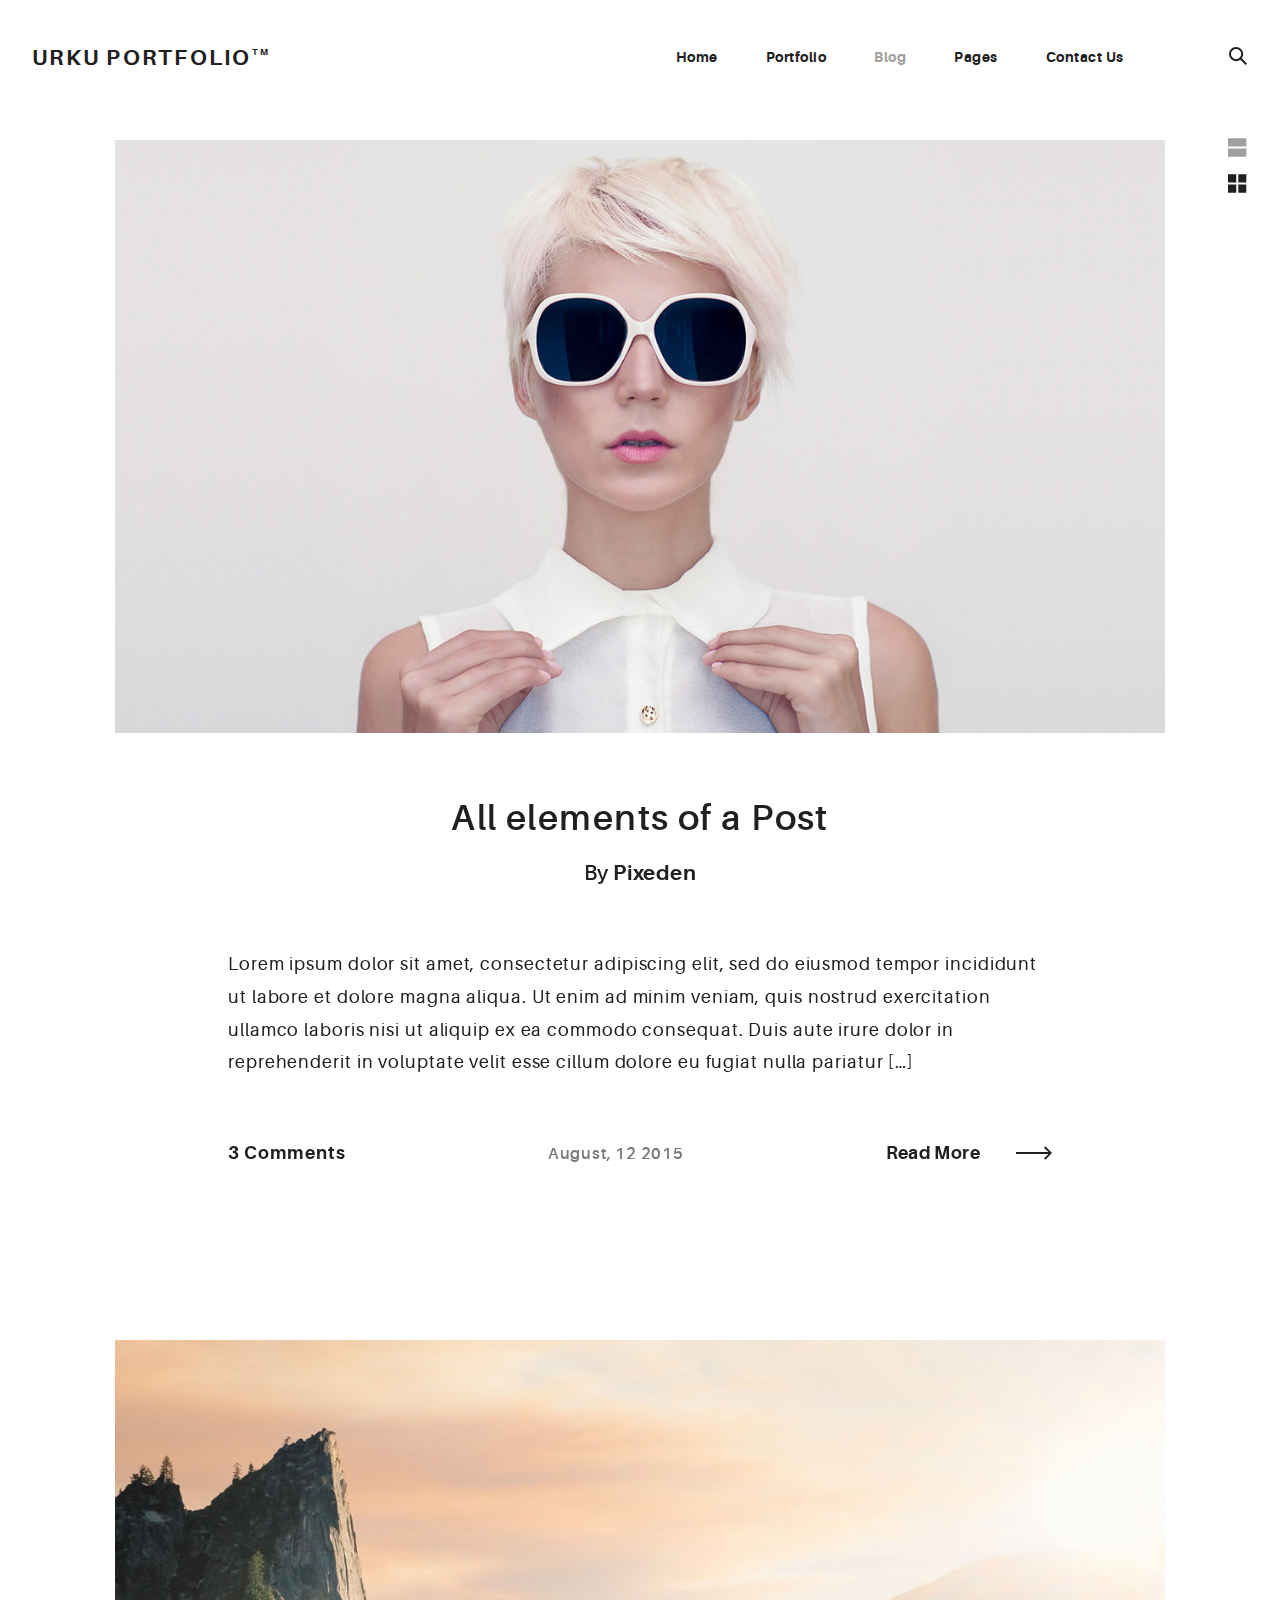
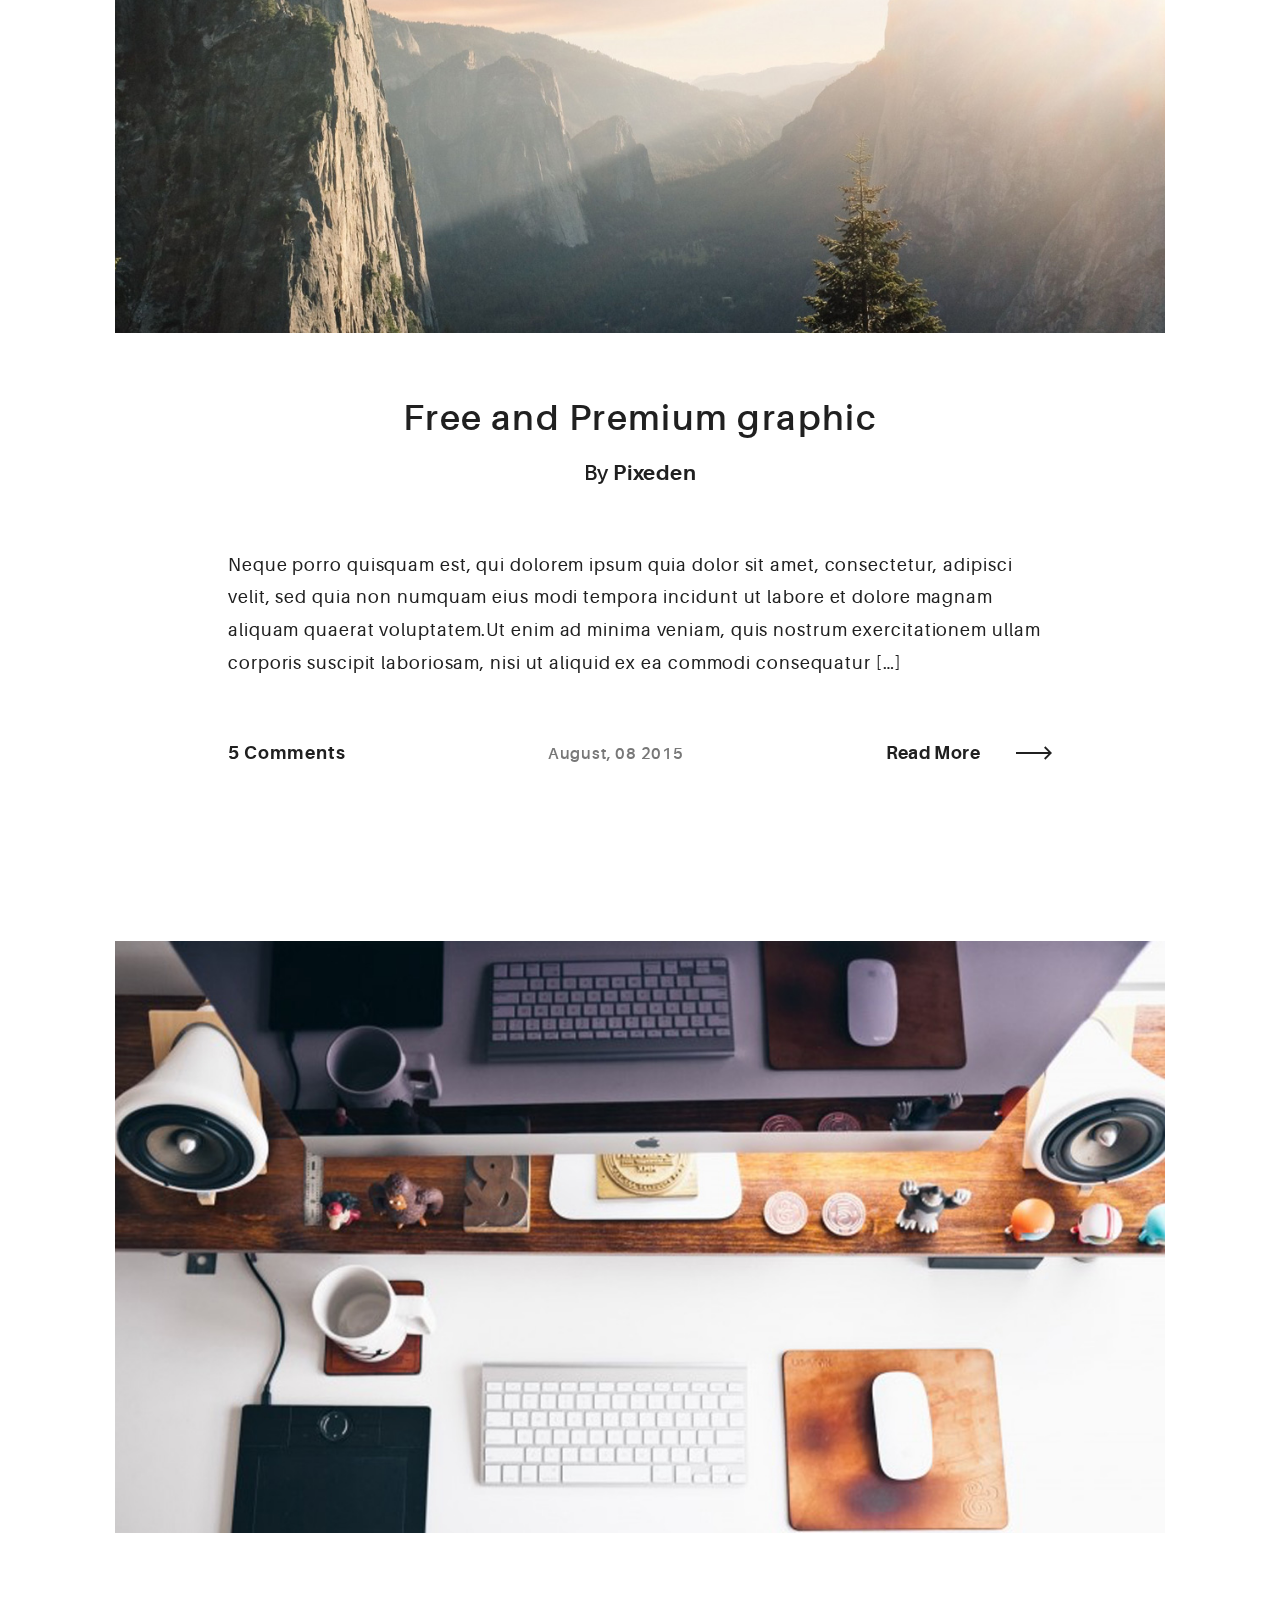
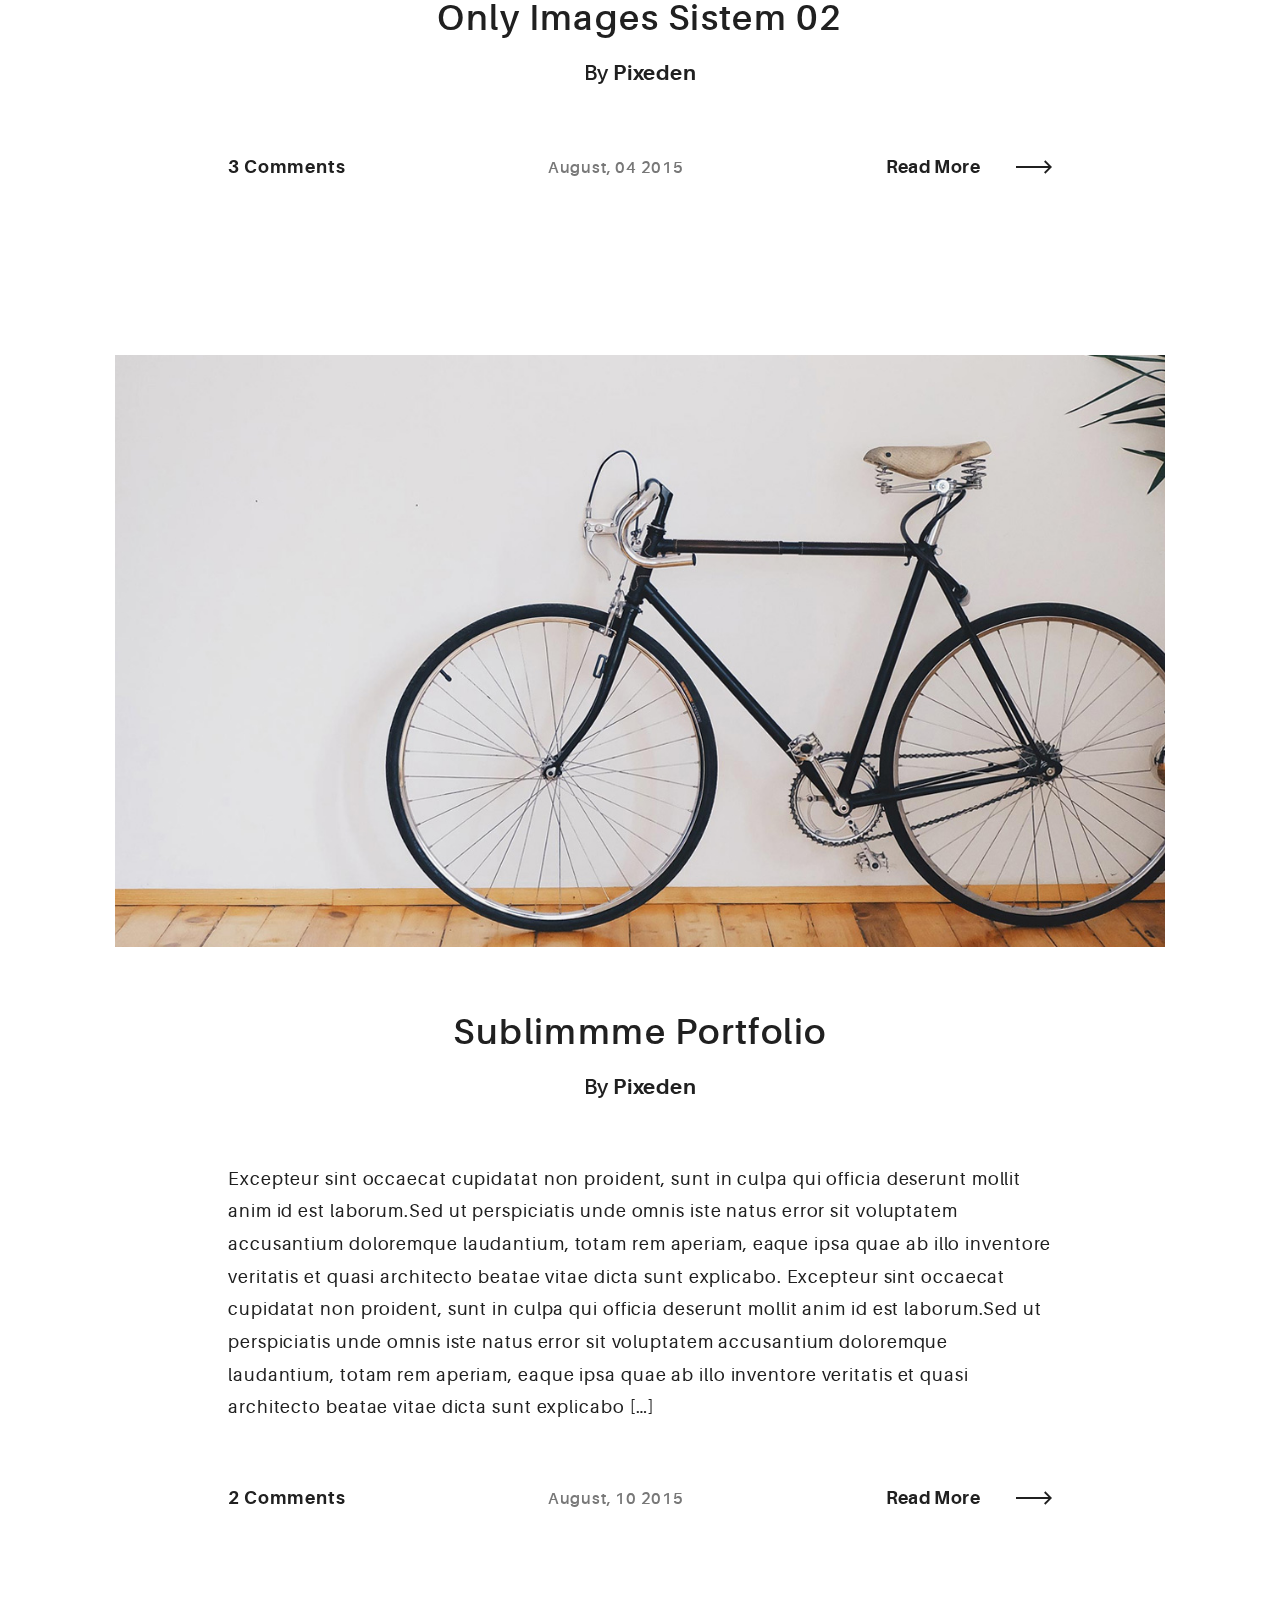
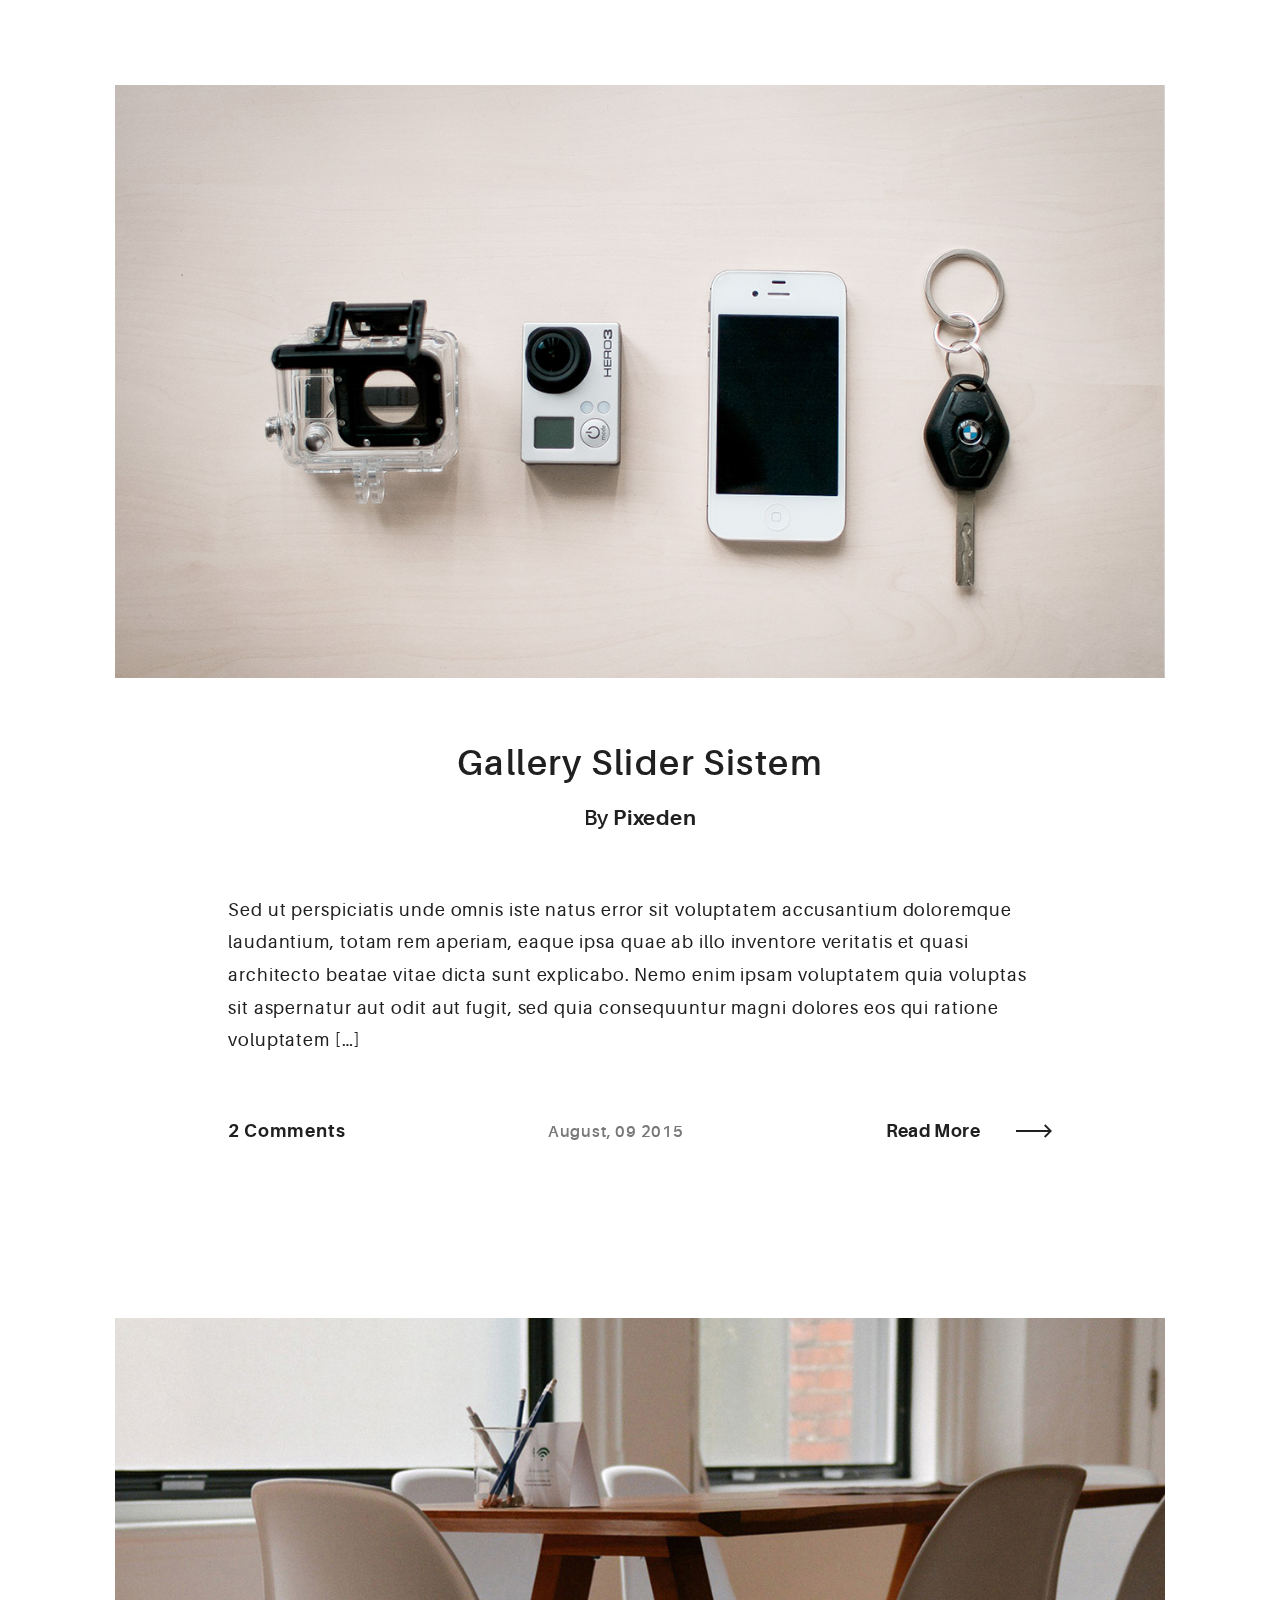
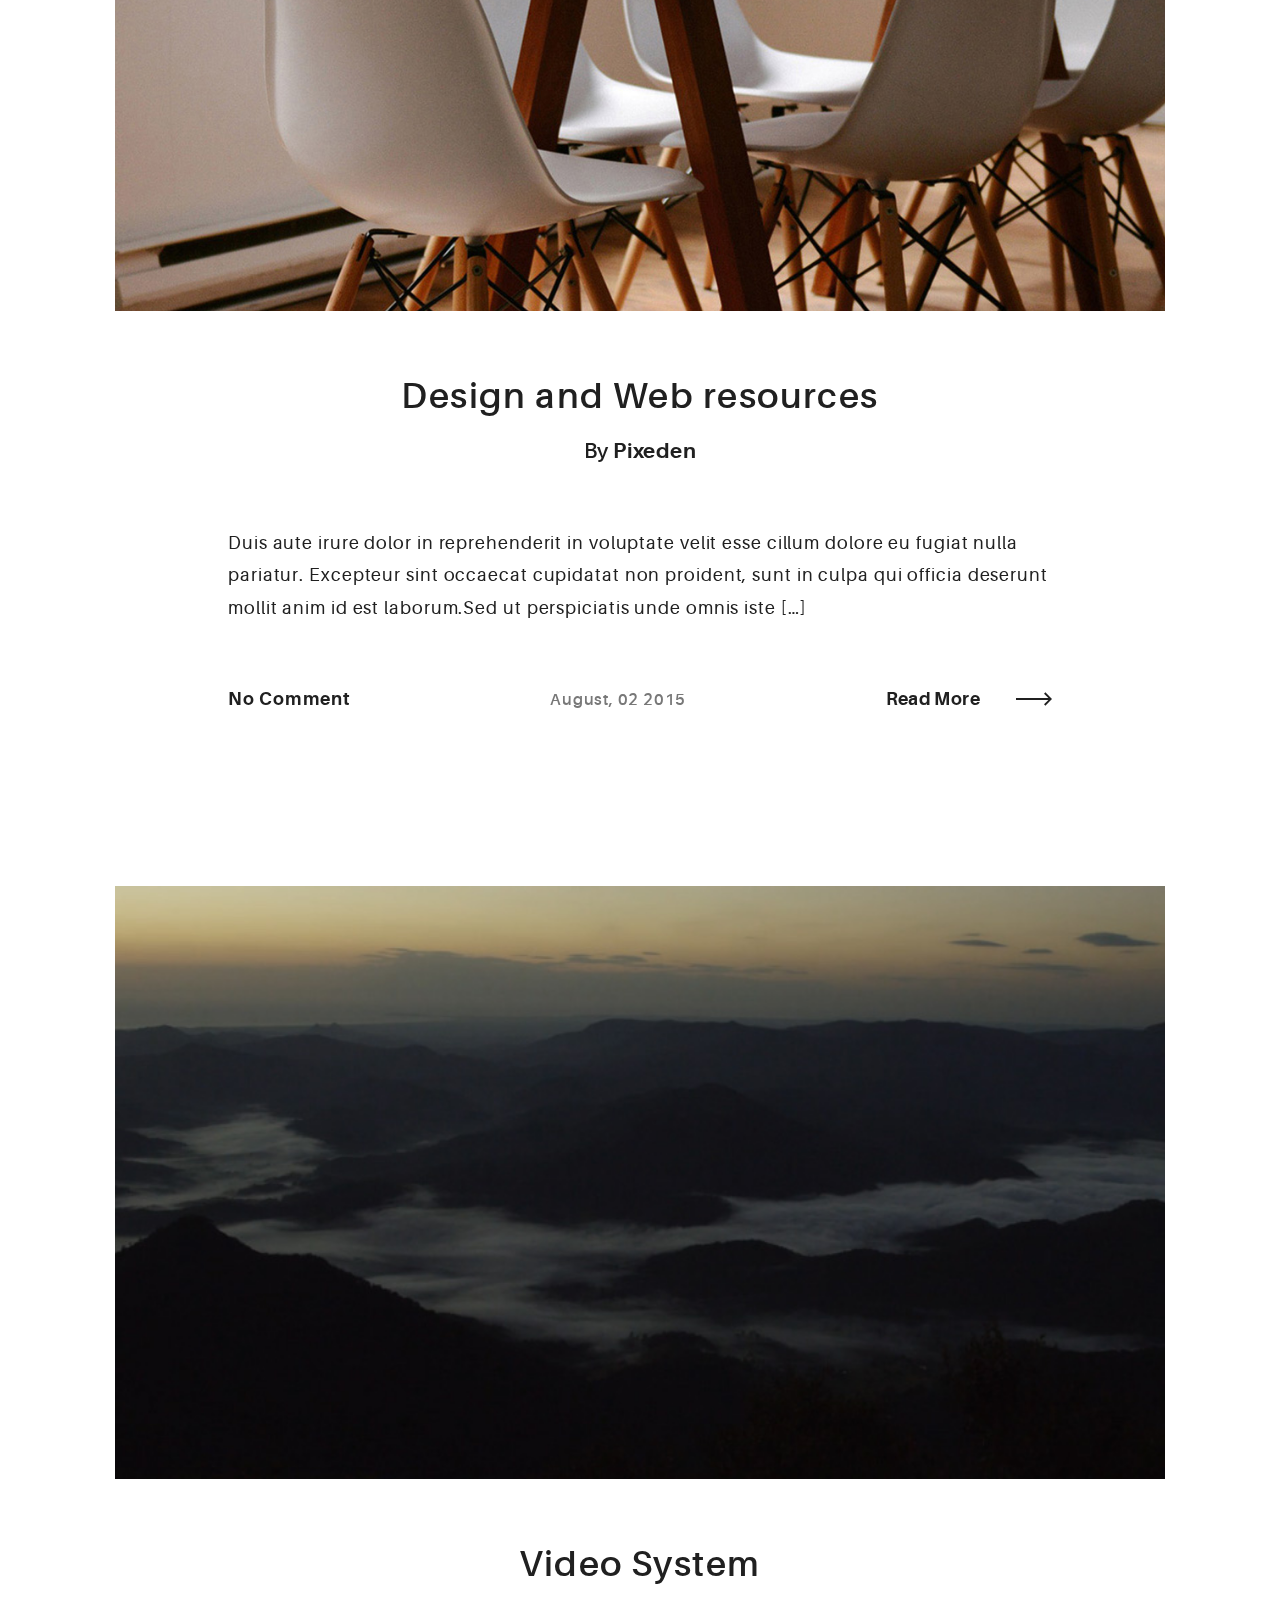
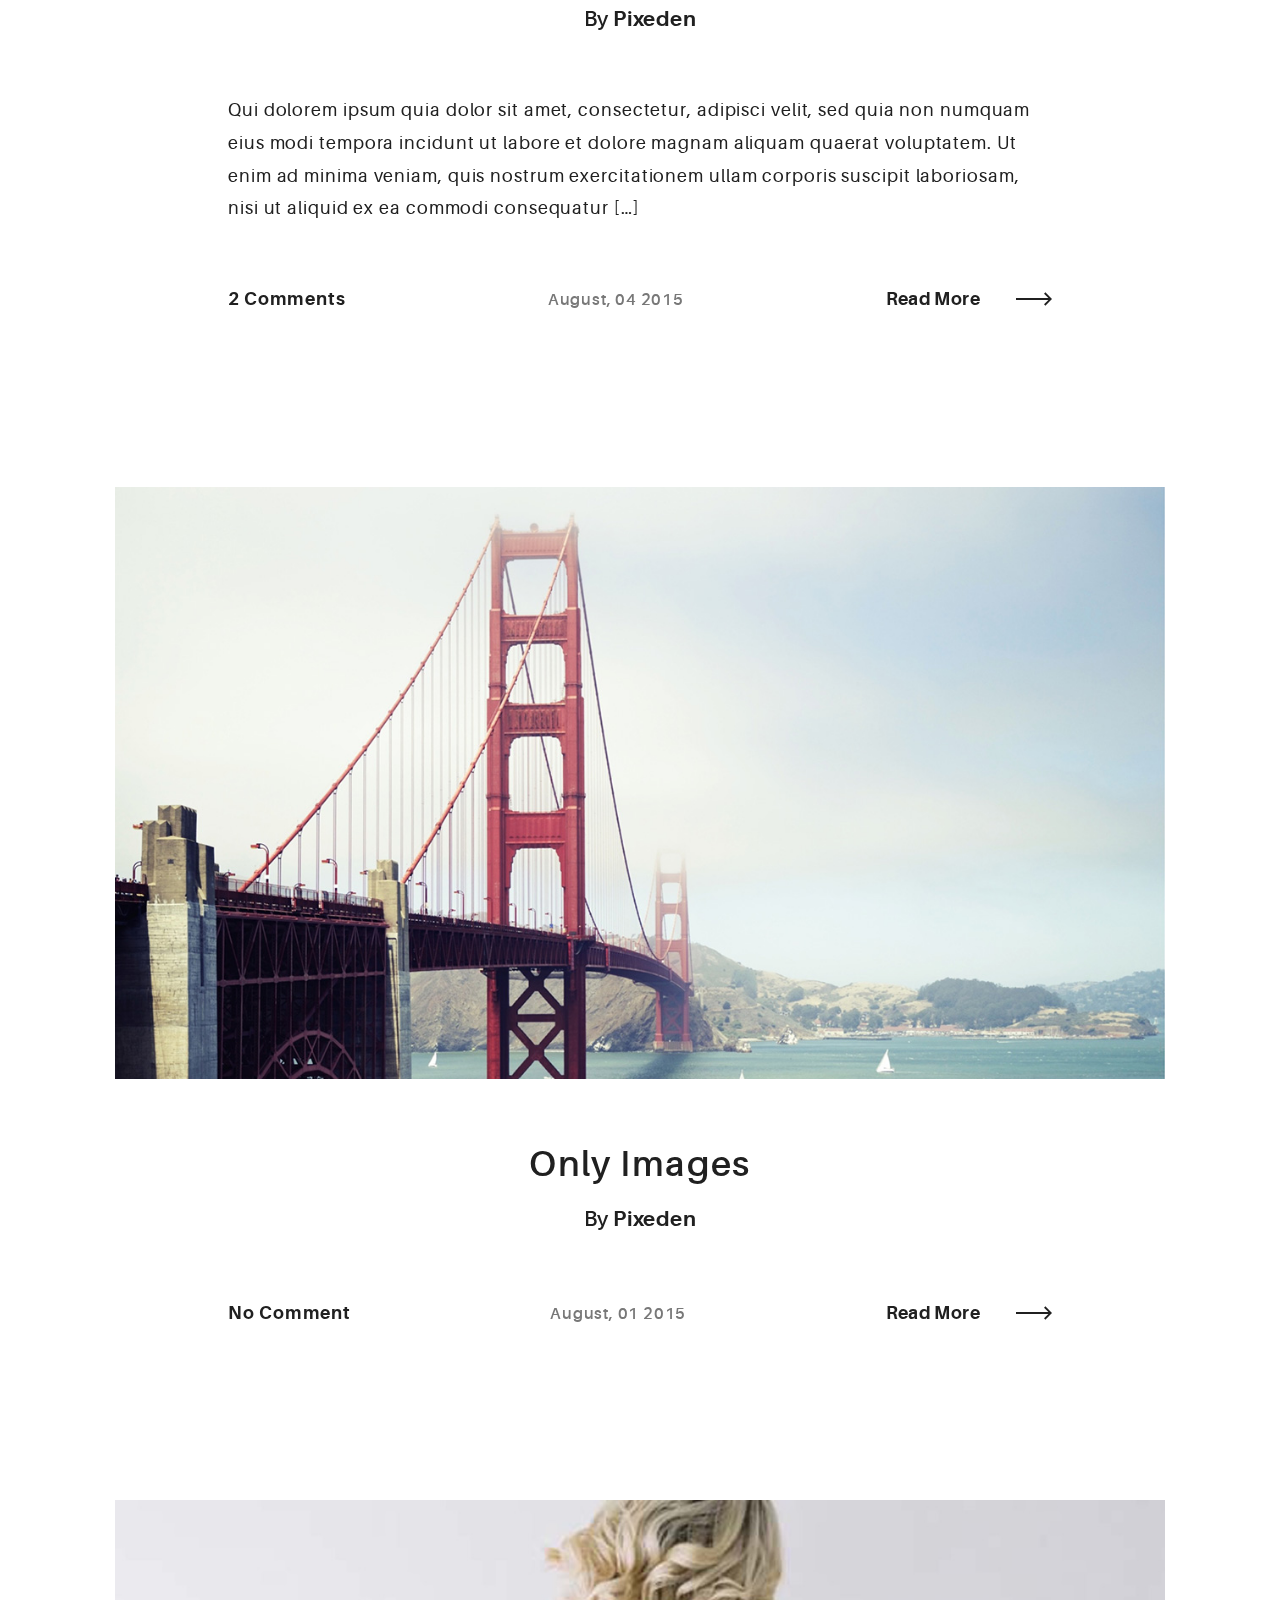
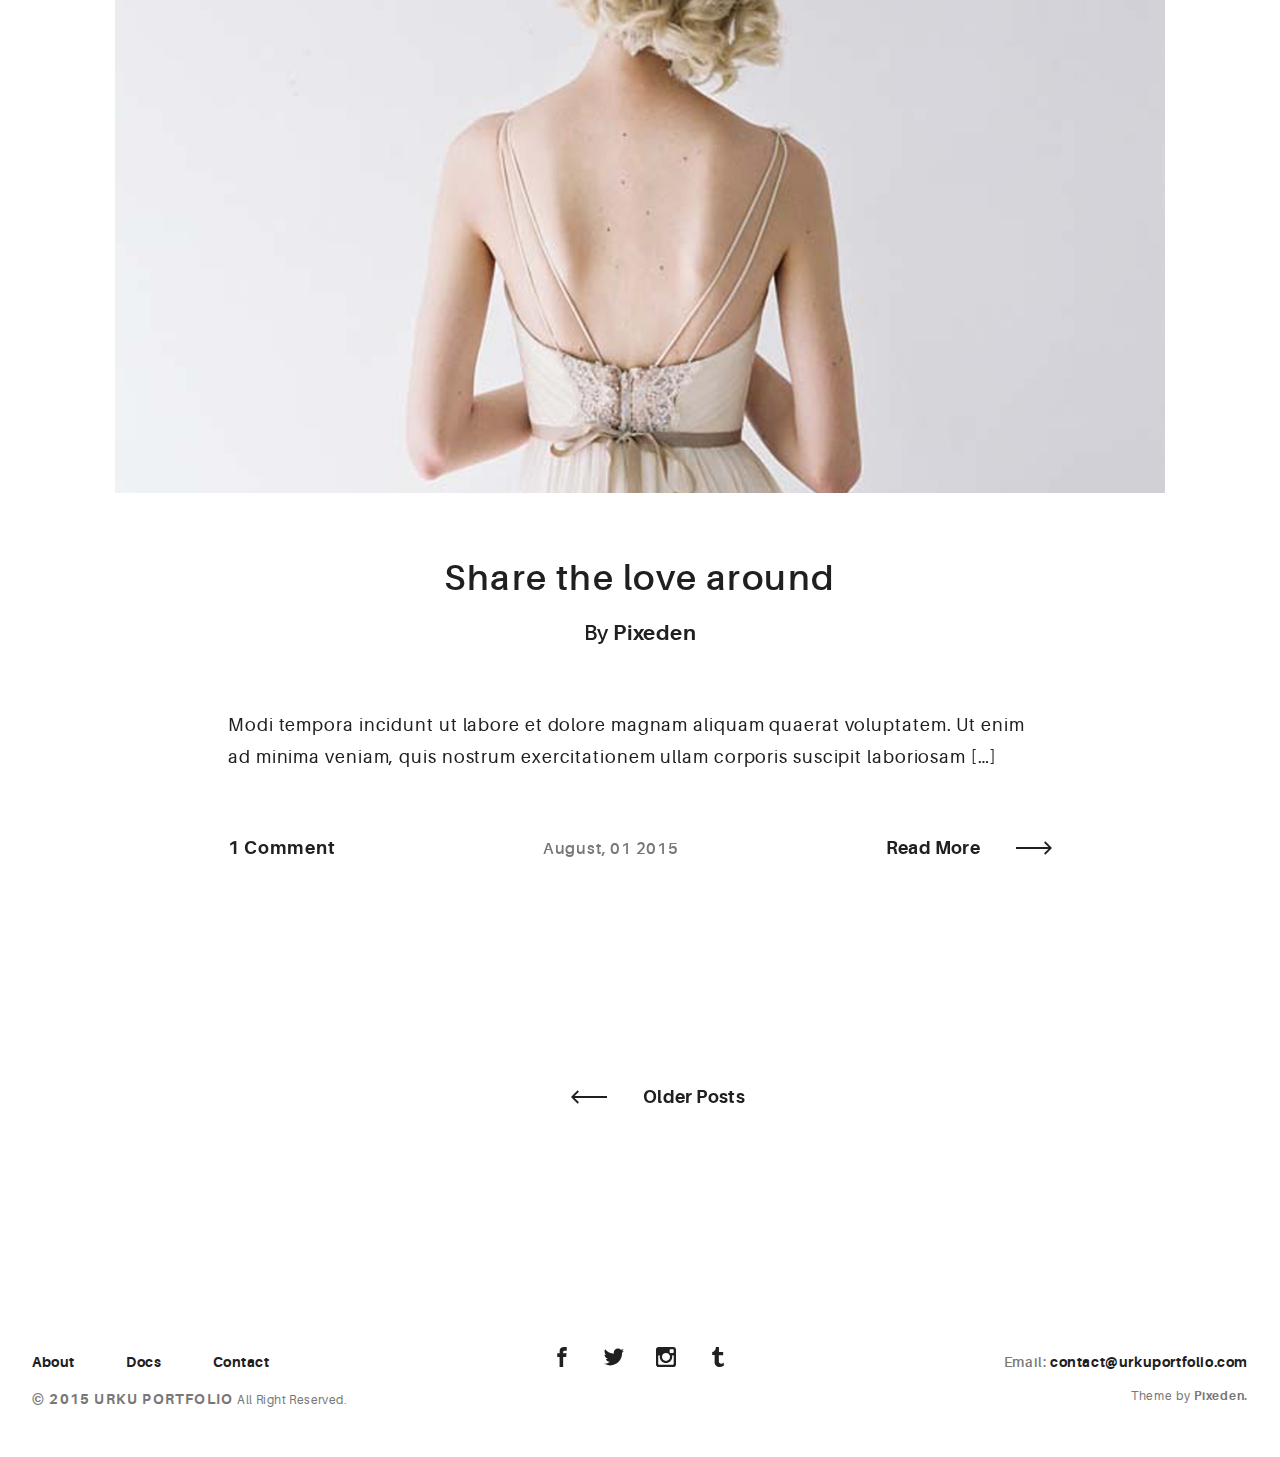
<file: HTML_Template/blog.html>
<!DOCTYPE html>
<html>
  <head>
    <meta name="viewport" content="width=device-width, initial-scale=1.0">
    <meta charset="UTF-8">
    <title>Urku Portfolio :: Pixeden</title>
    <link rel="icon" type="image/svg+xml" href="assets/img/urku-ico.svg">
    <link rel="stylesheet" href="assets/css/aurora-pack.min.css">
    <link rel="stylesheet" href="assets/css/aurora-theme-base.min.css">
    <link rel="stylesheet" href="assets/css/urku.css">
  </head>
  <body class="top-fixed">
    <header class="ae-container-fluid ae-container-fluid--full rk-header ">
      <input type="checkbox" id="mobile-menu" class="rk-mobile-menu">
      <label for="mobile-menu">
        <svg>
          <use xlink:href="assets/img/symbols.svg#bar"></use>
        </svg>
        <svg>
          <use xlink:href="assets/img/symbols.svg#bar"></use>
        </svg>
        <svg>
          <use xlink:href="assets/img/symbols.svg#bar"></use>
        </svg>
      </label>
      <div class="ae-container-fluid rk-topbar">
        <h1 class="rk-logo"><a href="index.html">urku portfolio<sup>tm</sup></a></h1>
        <nav class="rk-navigation">
          <ul class="rk-menu">
            <li class="rk-menu__item"><a href="index.html" class="rk-menu__link">Home</a>
            </li>
            <li class="rk-menu__item"><a href="portfolio.html" class="rk-menu__link">Portfolio</a>
              <nav class="rk-menu__sub">
                <ul class="rk-container">
                  <li class="rk-menu__item"><a href="portfolio.html" class="rk-menu__link">Flex</a></li>
                  <li class="rk-menu__item"><a href="portfolio-alt.html" class="rk-menu__link">Switch</a></li>
                  <li class="rk-menu__item"><a href="portfolio-raw.html" class="rk-menu__link">Static</a></li>
                  <li class="rk-menu__item"><a href="portfolio-masonry.html" class="rk-menu__link">Masonry</a></li>
                </ul>
              </nav>
            </li>
            <li class="active rk-menu__item"><a href="blog.html" class="rk-menu__link">Blog</a>
            </li>
            <li class="rk-menu__item"><a href="#0" class="rk-menu__link">Pages</a>
              <nav class="rk-menu__sub">
                <ul class="rk-container">
                  <li class="rk-menu__item"><a href="about.html" class="rk-menu__link">About</a></li>
                  <li class="rk-menu__item"><a href="documentation.html" class="rk-menu__link">Documentation</a></li>
                  <li class="rk-menu__item"><a href="design-styles.html" class="rk-menu__link">Design Styles</a></li>
                </ul>
              </nav>
            </li>
            <li class="rk-menu__item"><a href="contact.html" class="rk-menu__link">Contact Us</a>
            </li>
          </ul>
          <form class="rk-search">
            <input type="text" placeholder="Search" id="urku-search" class="rk-search-field">
            <label for="urku-search">
              <svg>
                <use xlink:href="assets/img/symbols.svg#icon-search"></use>
              </svg>
            </label>
          </form>
        </nav>
      </div>
    </header>
    <section class="ae-container-fluid rk-main">
      <input type="radio" name="layout-ctrl" checked id="layout-base" class="layout-ctrl-input">
      <div class="ae-container-fluid rk-layout-ctrl-cont">
        <label for="layout-base" class="rk-layout-ctrl">
          <svg>
            <use xlink:href="assets/img/symbols.svg#icon-view-full"></use>
          </svg>
        </label>
      </div>
      <input type="radio" name="layout-ctrl" id="layout-grid" class="layout-ctrl-input">
      <div class="ae-container-fluid rk-layout-ctrl-cont">
        <label for="layout-grid" class="rk-layout-ctrl">
          <svg>
            <use xlink:href="assets/img/symbols.svg#icon-view-alt"></use>
          </svg>
        </label>
      </div>
      <div class="rk-layout-ctrl-mobile  layout-blog">
        <svg viewBox="0 0 9 9" class="layout-mob-1">
          <rect width="100%" height="100%" fill="currentColor"></rect>
        </svg>
        <svg viewBox="0 0 9 9" class="layout-mob-2">
          <rect width="100%" height="100%" fill="currentColor"></rect>
        </svg>
        <svg viewBox="0 0 9 9" class="layout-mob-3">
          <rect width="100%" height="100%" fill="currentColor"></rect>
        </svg>
        <svg viewBox="0 0 9 9" class="layout-mob-4">
          <rect width="100%" height="100%" fill="currentColor"></rect>
        </svg>
      </div>
      <section class="ae-container-fluid ae-container-fluid--inner rk-blog">
        <div class="rk-blog__items">
          <div class="rk-blog__item">
            <div class="post-img post-1 rk-landscape-alt rk-tosquare">
              <div class="item-meta">
                <p><a href="blog-post.html" class="arrow-button">Read More<span class="arrow-cont">
                      <svg>
                        <use xlink:href="assets/img/symbols.svg#arrow"></use>
                      </svg></span></a></p>
              </div>
            </div>
            <div class="blog-info">
              <h2 class="blog-info__title"> <a href="blog-post.html">All elements of a Post</a></h2>
              <h5 class="blog-info__author">By <a href="blog-post.html" class="ae-u-bolder">Pixeden</a></h5>
              <p class="blog-info__excerpt">Lorem ipsum dolor sit amet, consectetur adipiscing elit, sed do eiusmod tempor incididunt ut labore et dolore magna aliqua. Ut enim ad minim veniam, quis nostrud exercitation ullamco laboris nisi ut aliquip ex ea commodo consequat. Duis aute irure dolor <span>in reprehenderit in voluptate velit esse cillum dolore eu fugiat nulla pariatur</span></p>
            </div>
            <div class="blog-meta"><a href="blog-post.html" class="ae-u-bolder blog-meta__comments">3 Comments</a><span class="ae-kappa ae-u-bold blog-meta__date">August, 12 2015</span><a href="#0" class="arrow-button blog-meta__read-more">Read More<span class="arrow-cont">
                  <svg>
                    <use xlink:href="assets/img/symbols.svg#arrow"></use>
                  </svg></span></a></div>
          </div>
          <div class="rk-blog__item">
            <div class="post-img post-5 rk-landscape-alt rk-toportrait">
              <div class="item-meta">
                <p><a href="blog-post.html" class="arrow-button">Read More<span class="arrow-cont">
                      <svg>
                        <use xlink:href="assets/img/symbols.svg#arrow"></use>
                      </svg></span></a></p>
              </div>
            </div>
            <div class="blog-info">
              <h2 class="blog-info__title"> <a href="blog-post.html"> Free and Premium graphic</a></h2>
              <h5 class="blog-info__author">By <a href="blog-post.html" class="ae-u-bolder">Pixeden</a></h5>
              <p class="blog-info__excerpt">Neque porro quisquam est, qui dolorem ipsum quia dolor sit amet, consectetur, adipisci velit, sed quia non numquam eius modi tempora incidunt ut labore et dolore magnam aliquam quaerat voluptatem.Ut enim ad minima veniam, quis nostrum exercitationem ullam corporis suscipit <span>laboriosam, nisi ut aliquid ex ea commodi consequatur</span></p>
            </div>
            <div class="blog-meta"><a href="blog-post.html" class="ae-u-bolder blog-meta__comments">5 Comments</a><span class="ae-kappa ae-u-bold blog-meta__date">August, 08 2015</span><a href="#0" class="arrow-button blog-meta__read-more">Read More<span class="arrow-cont">
                  <svg>
                    <use xlink:href="assets/img/symbols.svg#arrow"></use>
                  </svg></span></a></div>
          </div>
          <div class="rk-blog__item">
            <div class="post-img post-7 rk-landscape-alt rk-tosquare">
              <div class="item-meta">
                <p><a href="blog-post.html" class="arrow-button">Read More<span class="arrow-cont">
                      <svg>
                        <use xlink:href="assets/img/symbols.svg#arrow"></use>
                      </svg></span></a></p>
              </div>
            </div>
            <div class="blog-info">
              <h2 class="blog-info__title"> <a href="blog-post.html">Only Images Sistem 02</a></h2>
              <h5 class="blog-info__author">By <a href="blog-post.html" class="ae-u-bolder">Pixeden</a></h5>
              <p class="blog-info__excerpt"></p>
            </div>
            <div class="blog-meta"><a href="blog-post.html" class="ae-u-bolder blog-meta__comments">3 Comments</a><span class="ae-kappa ae-u-bold blog-meta__date">August, 04 2015</span><a href="#0" class="arrow-button blog-meta__read-more">Read More<span class="arrow-cont">
                  <svg>
                    <use xlink:href="assets/img/symbols.svg#arrow"></use>
                  </svg></span></a></div>
          </div>
          <div class="rk-blog__item">
            <div class="post-img post-6 rk-landscape-alt rk-toportrait">
              <div class="item-meta">
                <p><a href="blog-post.html" class="arrow-button">Read More<span class="arrow-cont">
                      <svg>
                        <use xlink:href="assets/img/symbols.svg#arrow"></use>
                      </svg></span></a></p>
              </div>
            </div>
            <div class="blog-info">
              <h2 class="blog-info__title"> <a href="blog-post.html">Sublimmme Portfolio</a></h2>
              <h5 class="blog-info__author">By <a href="blog-post.html" class="ae-u-bolder">Pixeden</a></h5>
              <p class="blog-info__excerpt">Excepteur sint occaecat cupidatat non proident, sunt in culpa qui officia deserunt mollit anim id est laborum.Sed ut perspiciatis unde omnis iste natus error sit voluptatem accusantium doloremque laudantium, totam rem aperiam, eaque ipsa quae ab illo inventore veritatis et <span>quasi architecto beatae vitae dicta sunt explicabo. Excepteur sint occaecat cupidatat non proident, sunt in culpa qui officia deserunt mollit anim id est laborum.Sed ut perspiciatis unde omnis iste natus error sit voluptatem accusantium doloremque laudantium, totam rem aperiam, eaque ipsa quae ab illo inventore veritatis et quasi architecto beatae vitae dicta sunt explicabo</span></p>
            </div>
            <div class="blog-meta"><a href="blog-post.html" class="ae-u-bolder blog-meta__comments">2 Comments</a><span class="ae-kappa ae-u-bold blog-meta__date">August, 10 2015</span><a href="#0" class="arrow-button blog-meta__read-more">Read More<span class="arrow-cont">
                  <svg>
                    <use xlink:href="assets/img/symbols.svg#arrow"></use>
                  </svg></span></a></div>
          </div>
          <div class="rk-blog__item">
            <div class="post-img post-2 rk-landscape-alt rk-tosquare">
              <div class="item-meta">
                <p><a href="blog-post.html" class="arrow-button">Read More<span class="arrow-cont">
                      <svg>
                        <use xlink:href="assets/img/symbols.svg#arrow"></use>
                      </svg></span></a></p>
              </div>
            </div>
            <div class="blog-info">
              <h2 class="blog-info__title"> <a href="blog-post.html">Gallery Slider Sistem</a></h2>
              <h5 class="blog-info__author">By <a href="blog-post.html" class="ae-u-bolder">Pixeden</a></h5>
              <p class="blog-info__excerpt">Sed ut perspiciatis unde omnis iste natus error sit voluptatem accusantium doloremque laudantium, totam rem aperiam, eaque ipsa quae ab illo inventore veritatis et quasi architecto beatae vitae dicta sunt explicabo. Nemo enim ipsam voluptatem quia voluptas sit aspernatur aut <span>odit aut fugit, sed quia consequuntur magni dolores eos qui ratione voluptatem</span></p>
            </div>
            <div class="blog-meta"><a href="blog-post.html" class="ae-u-bolder blog-meta__comments">2 Comments</a><span class="ae-kappa ae-u-bold blog-meta__date">August, 09 2015</span><a href="#0" class="arrow-button blog-meta__read-more">Read More<span class="arrow-cont">
                  <svg>
                    <use xlink:href="assets/img/symbols.svg#arrow"></use>
                  </svg></span></a></div>
          </div>
          <div class="rk-blog__item">
            <div class="post-img post-8 rk-landscape-alt rk-tosquare">
              <div class="item-meta">
                <p><a href="blog-post.html" class="arrow-button">Read More<span class="arrow-cont">
                      <svg>
                        <use xlink:href="assets/img/symbols.svg#arrow"></use>
                      </svg></span></a></p>
              </div>
            </div>
            <div class="blog-info">
              <h2 class="blog-info__title"> <a href="blog-post.html">Design and Web resources</a></h2>
              <h5 class="blog-info__author">By <a href="blog-post.html" class="ae-u-bolder">Pixeden</a></h5>
              <p class="blog-info__excerpt">Duis aute irure dolor in reprehenderit in voluptate velit esse cillum dolore eu fugiat nulla pariatur. Excepteur sint occaecat cupidatat non proident, sunt in culpa qui officia deserunt mollit anim id est laborum.Sed ut perspiciatis unde omnis iste</p>
            </div>
            <div class="blog-meta"><a href="blog-post.html" class="ae-u-bolder blog-meta__comments">No Comment</a><span class="ae-kappa ae-u-bold blog-meta__date">August, 02 2015</span><a href="#0" class="arrow-button blog-meta__read-more">Read More<span class="arrow-cont">
                  <svg>
                    <use xlink:href="assets/img/symbols.svg#arrow"></use>
                  </svg></span></a></div>
          </div>
          <div class="rk-blog__item">
            <div class="post-img post-3 rk-landscape-alt rk-tosquare">
              <div class="item-meta">
                <p><a href="blog-post.html" class="arrow-button">Read More<span class="arrow-cont">
                      <svg>
                        <use xlink:href="assets/img/symbols.svg#arrow"></use>
                      </svg></span></a></p>
              </div>
            </div>
            <div class="blog-info">
              <h2 class="blog-info__title"> <a href="blog-post.html">Video System</a></h2>
              <h5 class="blog-info__author">By <a href="blog-post.html" class="ae-u-bolder">Pixeden</a></h5>
              <p class="blog-info__excerpt">Qui dolorem ipsum quia dolor sit amet, consectetur, adipisci velit, sed quia non numquam eius modi tempora incidunt ut labore et dolore magnam aliquam quaerat voluptatem. Ut enim ad minima veniam, quis nostrum exercitationem ullam corporis suscipit laboriosam, nisi ut <span>aliquid ex ea commodi consequatur</span></p>
            </div>
            <div class="blog-meta"><a href="blog-post.html" class="ae-u-bolder blog-meta__comments">2 Comments</a><span class="ae-kappa ae-u-bold blog-meta__date">August, 04 2015</span><a href="#0" class="arrow-button blog-meta__read-more">Read More<span class="arrow-cont">
                  <svg>
                    <use xlink:href="assets/img/symbols.svg#arrow"></use>
                  </svg></span></a></div>
          </div>
          <div class="rk-blog__item">
            <div class="post-img post-4 rk-landscape-alt rk-tosquare">
              <div class="item-meta">
                <p><a href="blog-post.html" class="arrow-button">Read More<span class="arrow-cont">
                      <svg>
                        <use xlink:href="assets/img/symbols.svg#arrow"></use>
                      </svg></span></a></p>
              </div>
            </div>
            <div class="blog-info">
              <h2 class="blog-info__title"> <a href="blog-post.html">Only Images</a></h2>
              <h5 class="blog-info__author">By <a href="blog-post.html" class="ae-u-bolder">Pixeden</a></h5>
              <p class="blog-info__excerpt"></p>
            </div>
            <div class="blog-meta"><a href="blog-post.html" class="ae-u-bolder blog-meta__comments">No Comment</a><span class="ae-kappa ae-u-bold blog-meta__date">August, 01 2015</span><a href="#0" class="arrow-button blog-meta__read-more">Read More<span class="arrow-cont">
                  <svg>
                    <use xlink:href="assets/img/symbols.svg#arrow"></use>
                  </svg></span></a></div>
          </div>
          <div class="rk-blog__item">
            <div class="post-img post-9 rk-landscape-alt rk-toportrait">
              <div class="item-meta">
                <p><a href="blog-post.html" class="arrow-button">Read More<span class="arrow-cont">
                      <svg>
                        <use xlink:href="assets/img/symbols.svg#arrow"></use>
                      </svg></span></a></p>
              </div>
            </div>
            <div class="blog-info">
              <h2 class="blog-info__title"> <a href="blog-post.html">Share the love around</a></h2>
              <h5 class="blog-info__author">By <a href="blog-post.html" class="ae-u-bolder">Pixeden</a></h5>
              <p class="blog-info__excerpt">Modi tempora incidunt ut labore et dolore magnam aliquam quaerat voluptatem. Ut enim ad minima veniam, quis nostrum exercitationem ullam corporis suscipit laboriosam</p>
            </div>
            <div class="blog-meta"><a href="blog-post.html" class="ae-u-bolder blog-meta__comments">1 Comment</a><span class="ae-kappa ae-u-bold blog-meta__date">August, 01 2015</span><a href="#0" class="arrow-button blog-meta__read-more">Read More<span class="arrow-cont">
                  <svg>
                    <use xlink:href="assets/img/symbols.svg#arrow"></use>
                  </svg></span></a></div>
          </div>
        </div>
      </section>
      <div class="ae-container-fluid au-pb-4 group-buttons"><a href="#0" class="arrow-button arrow-button--reverse arrow-button--center">Older Posts
          <div class="arrow-cont arrow-cont-rev">
            <svg>
              <use xlink:href="assets/img/symbols.svg#arrow"></use>
            </svg>
          </div></a></div>
    </section>
    <footer class="ae-container-fluid rk-footer ">
      <div class="ae-grid ae-grid--collapse">
        <div class="ae-grid__item item-lg-4 au-xs-ta-center au-lg-ta-left">
          <ul class="rk-menu rk-footer-menu">
            <li class="rk-menu__item"><a href="about.html" class="rk-menu__link">About</a>
            </li>
            <li class="rk-menu__item"><a href="documentation.html" class="rk-menu__link">Docs</a>
            </li>
            <li class="rk-menu__item"><a href="contact.html" class="rk-menu__link">Contact</a>
            </li>
          </ul>
          <p class="rk-footer__text rk-footer__copy "> <span class="ae-u-bold">© </span><span class="ae-u-bolder">2015 URKU PORTFOLIO </span>All Right Reserved.</p>
        </div>
        <div class="ae-grid__item item-lg-4 au-xs-ta-center"><a href="#0" class="rk-social-btn ">
            <svg>
              <use xlink:href="assets/img/symbols.svg#icon-facebook"></use>
            </svg></a><a href="#0" class="rk-social-btn ">
            <svg>
              <use xlink:href="assets/img/symbols.svg#icon-twitter"></use>
            </svg></a><a href="#0" class="rk-social-btn ">
            <svg>
              <use xlink:href="assets/img/symbols.svg#icon-pinterest"></use>
            </svg></a><a href="#0" class="rk-social-btn ">
            <svg>
              <use xlink:href="assets/img/symbols.svg#icon-tumblr"></use>
            </svg></a></div>
        <div class="ae-grid__item item-lg-4 au-xs-ta-center au-lg-ta-right">
          <p class="rk-footer__text rk-footer__contact "> <span class="ae-u-bold">Email: </span><span class="ae-u-bolder"> <a href="#0" class="rk-dark-color ">contact@urkuportfolio.com </a></span></p>
          <p class="rk-footer__text rk-footer__by">Theme by <a href="http://pixeden.com" class="ae-u-bolder">Pixeden.</a></p>
        </div>
      </div>
    </footer>
    <script src="assets/js/svg4everybody.min.js"></script>
    <script>svg4everybody();</script>
  </body>
</html>
</file>
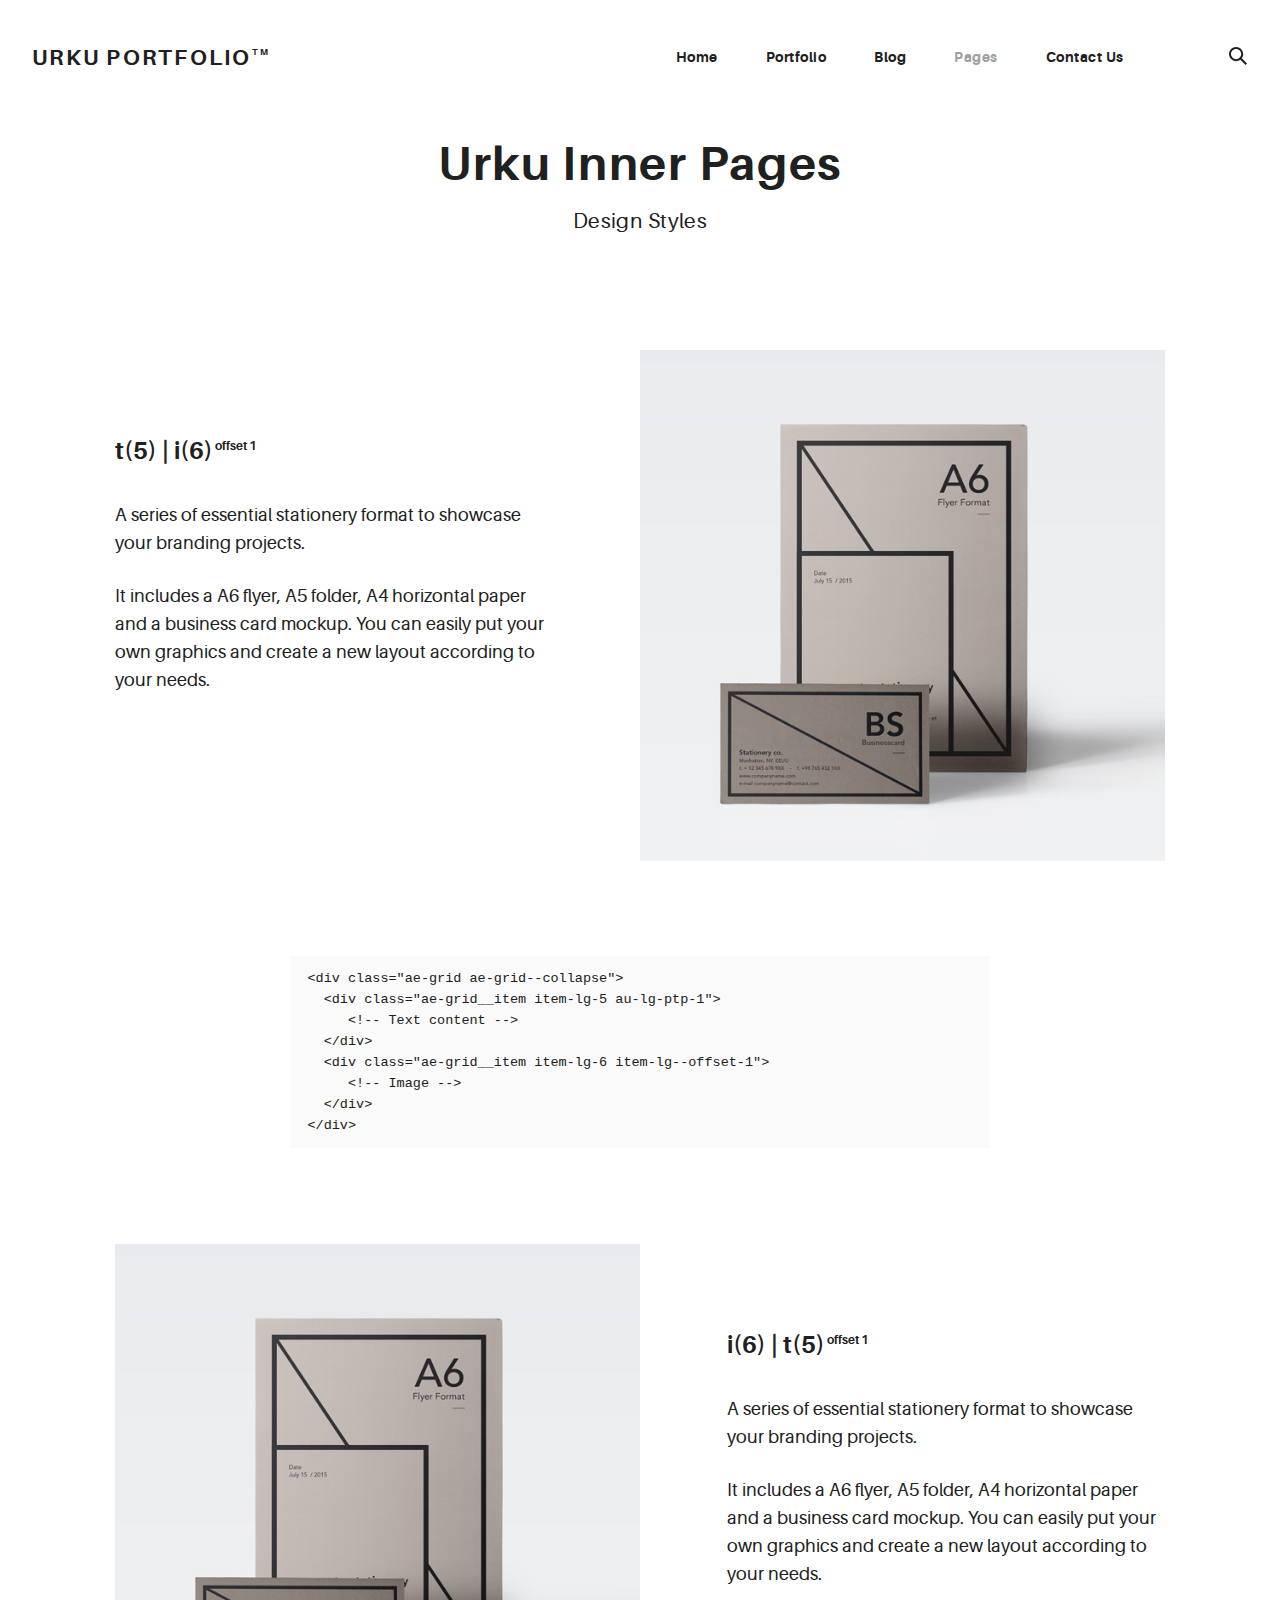
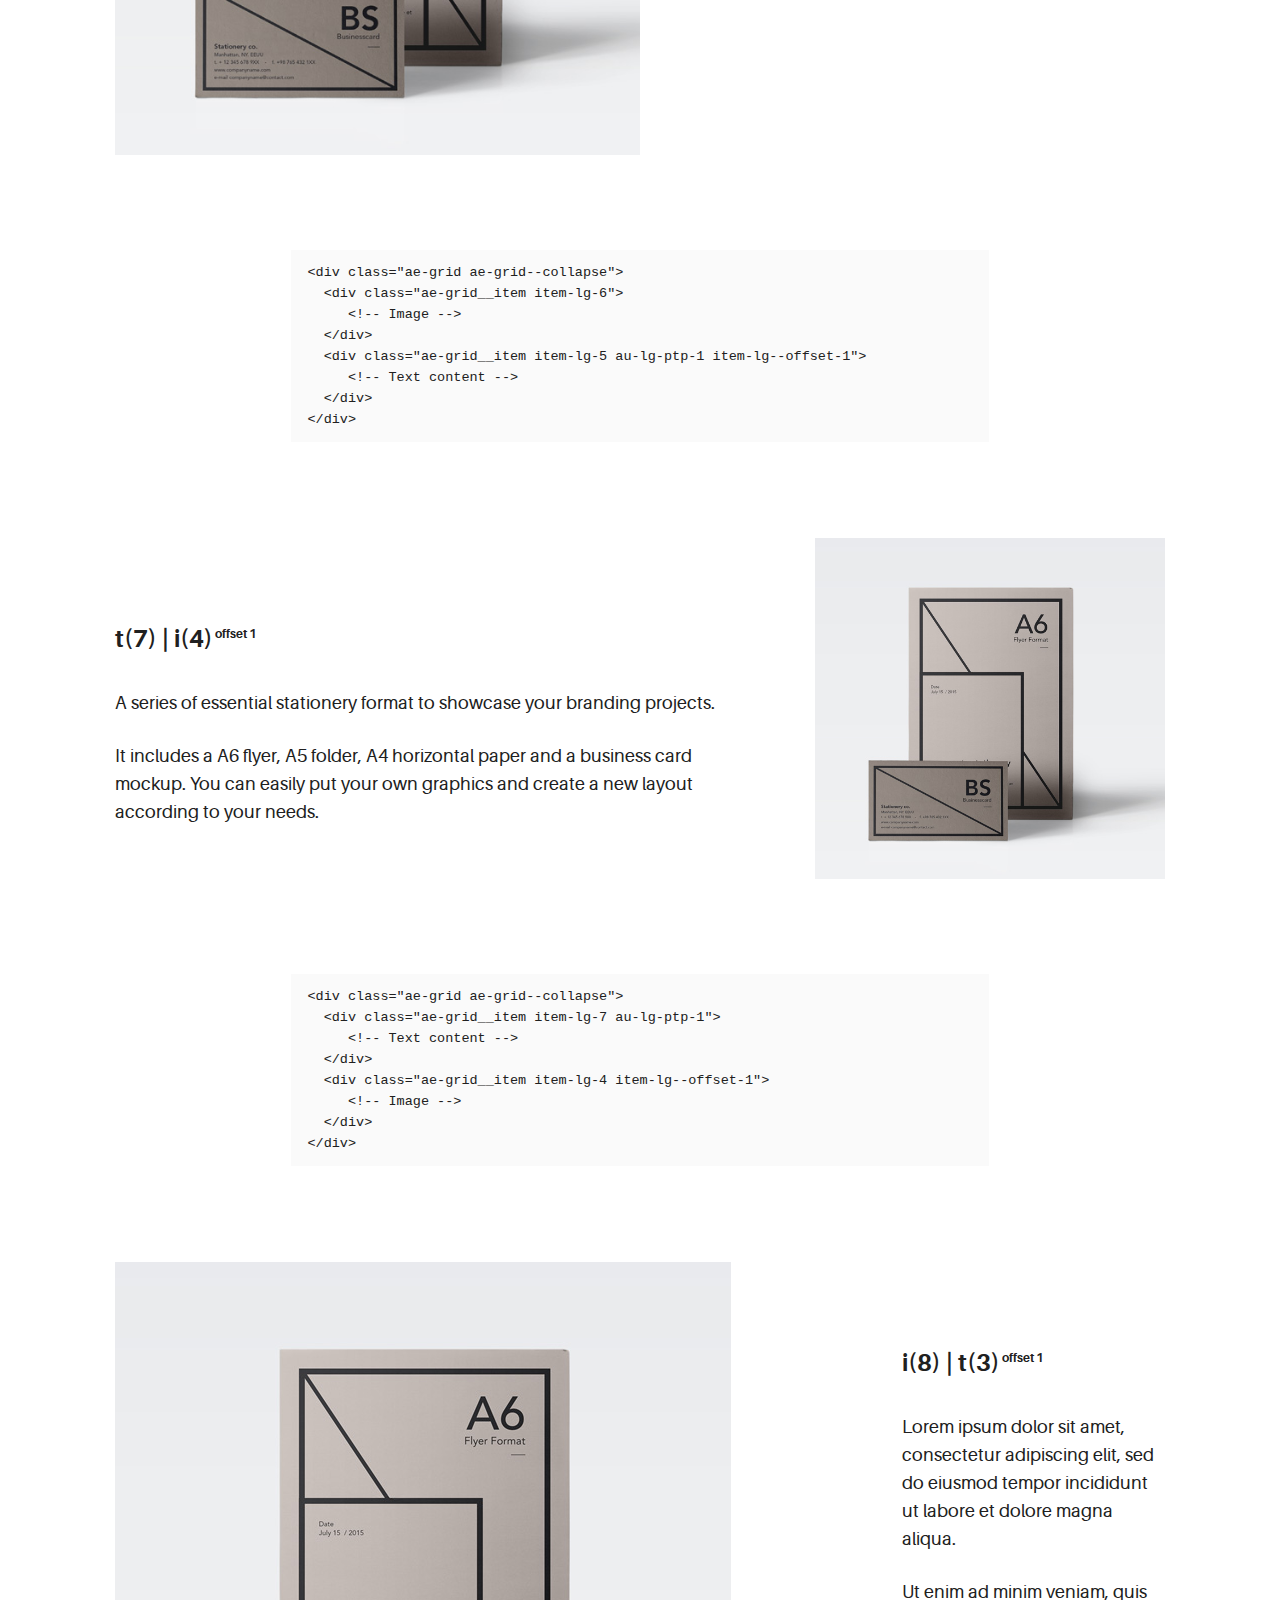
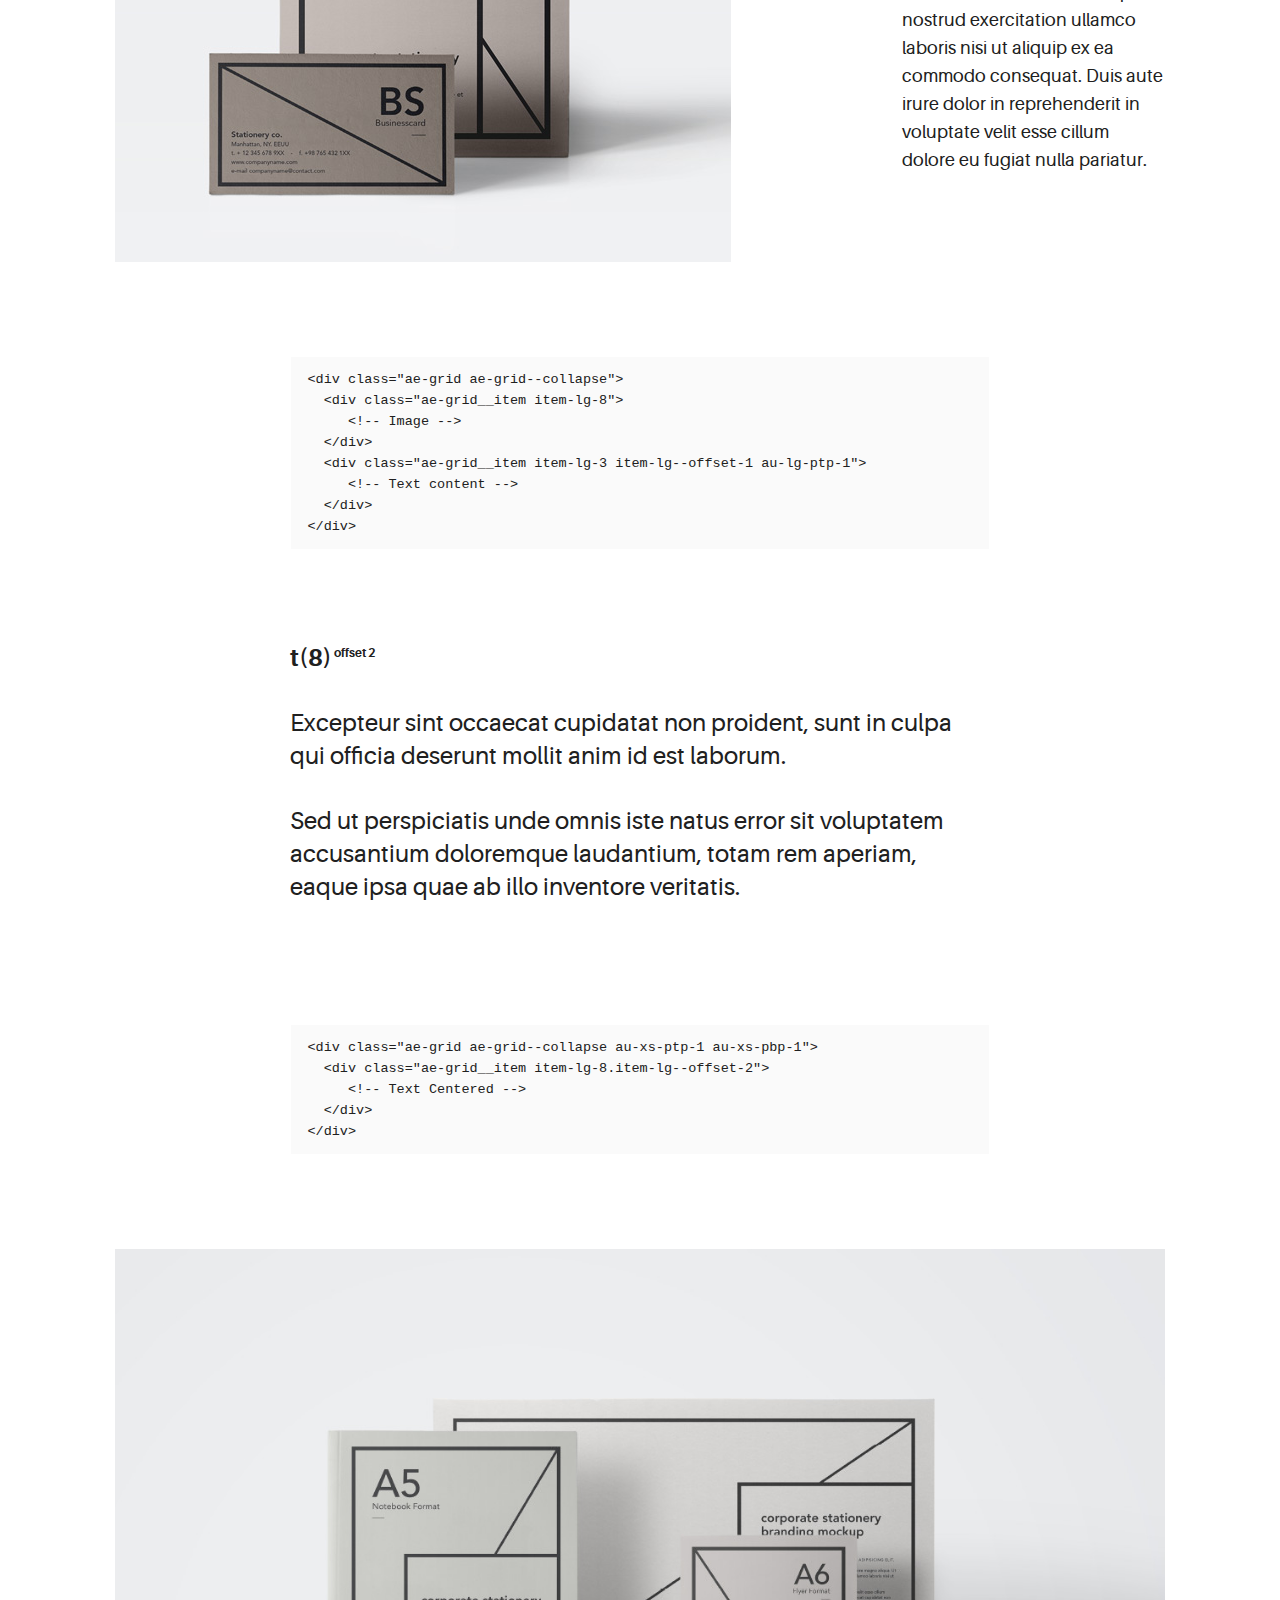
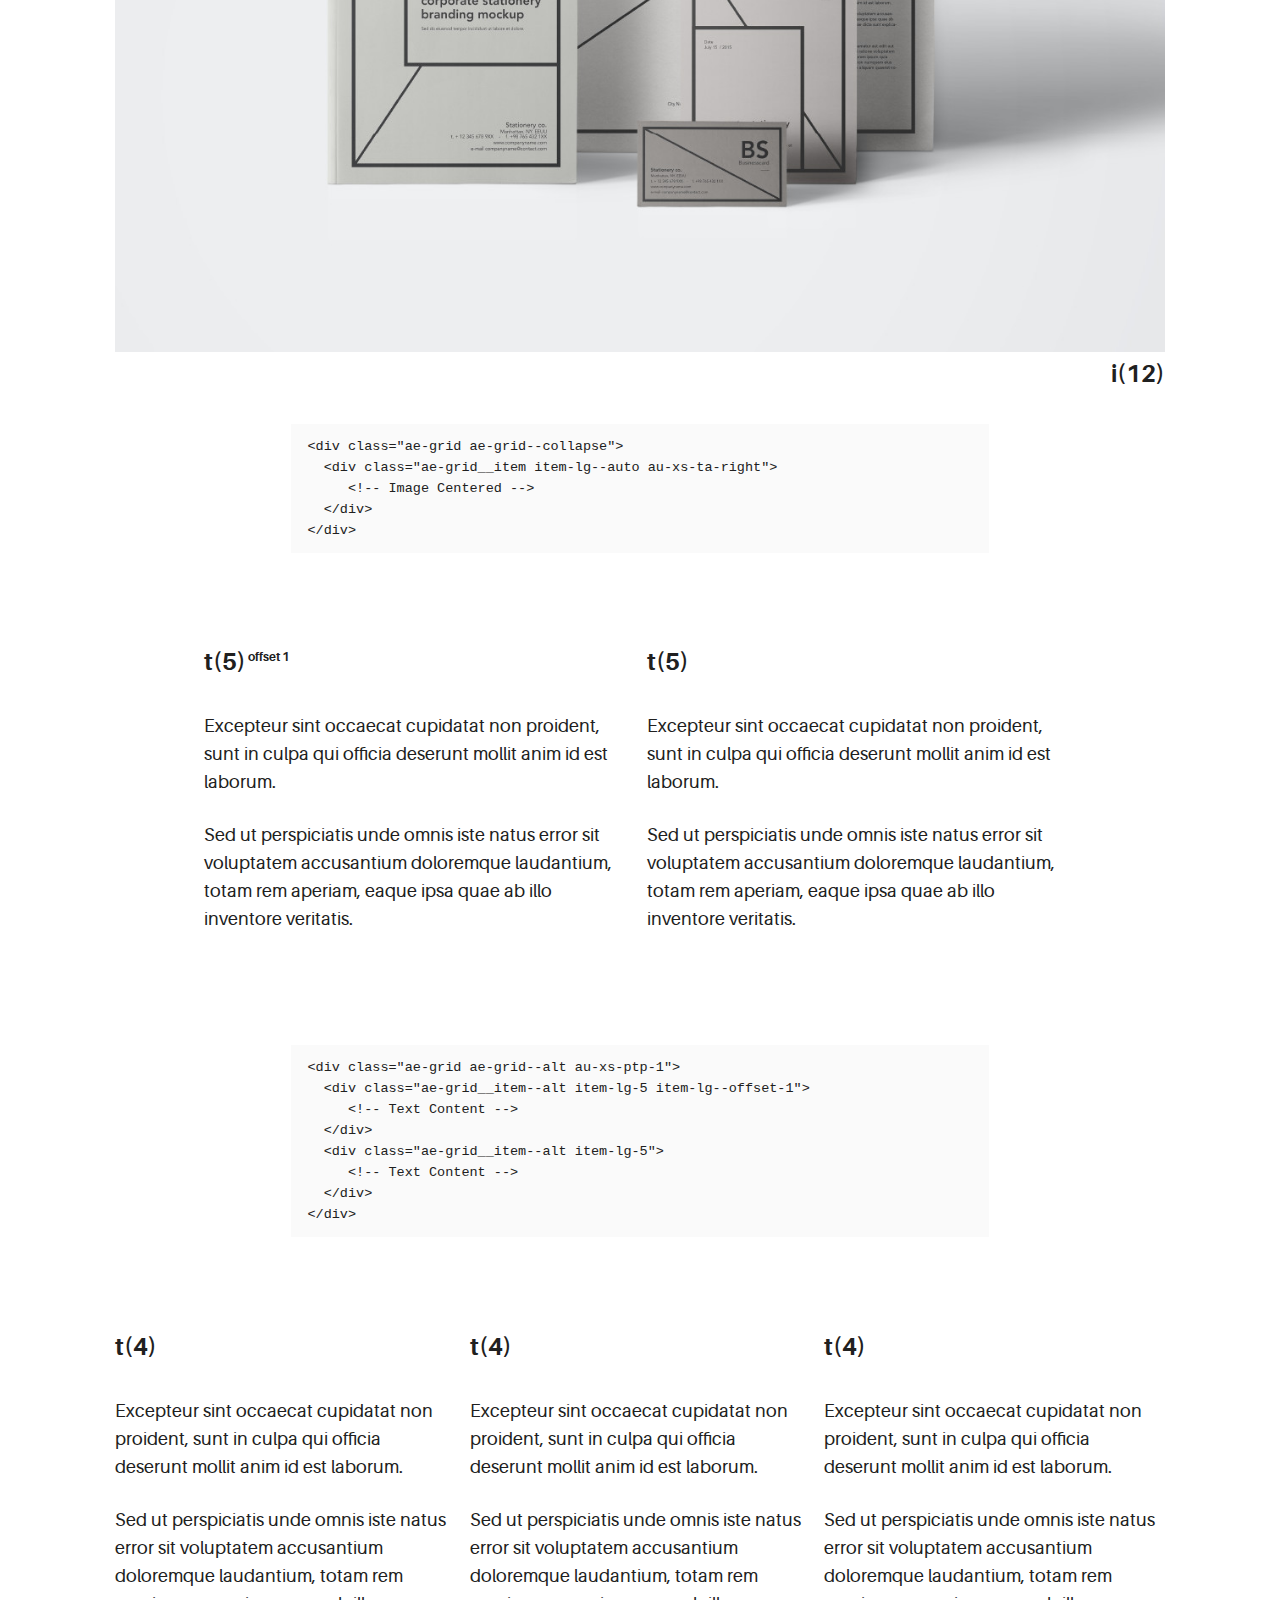
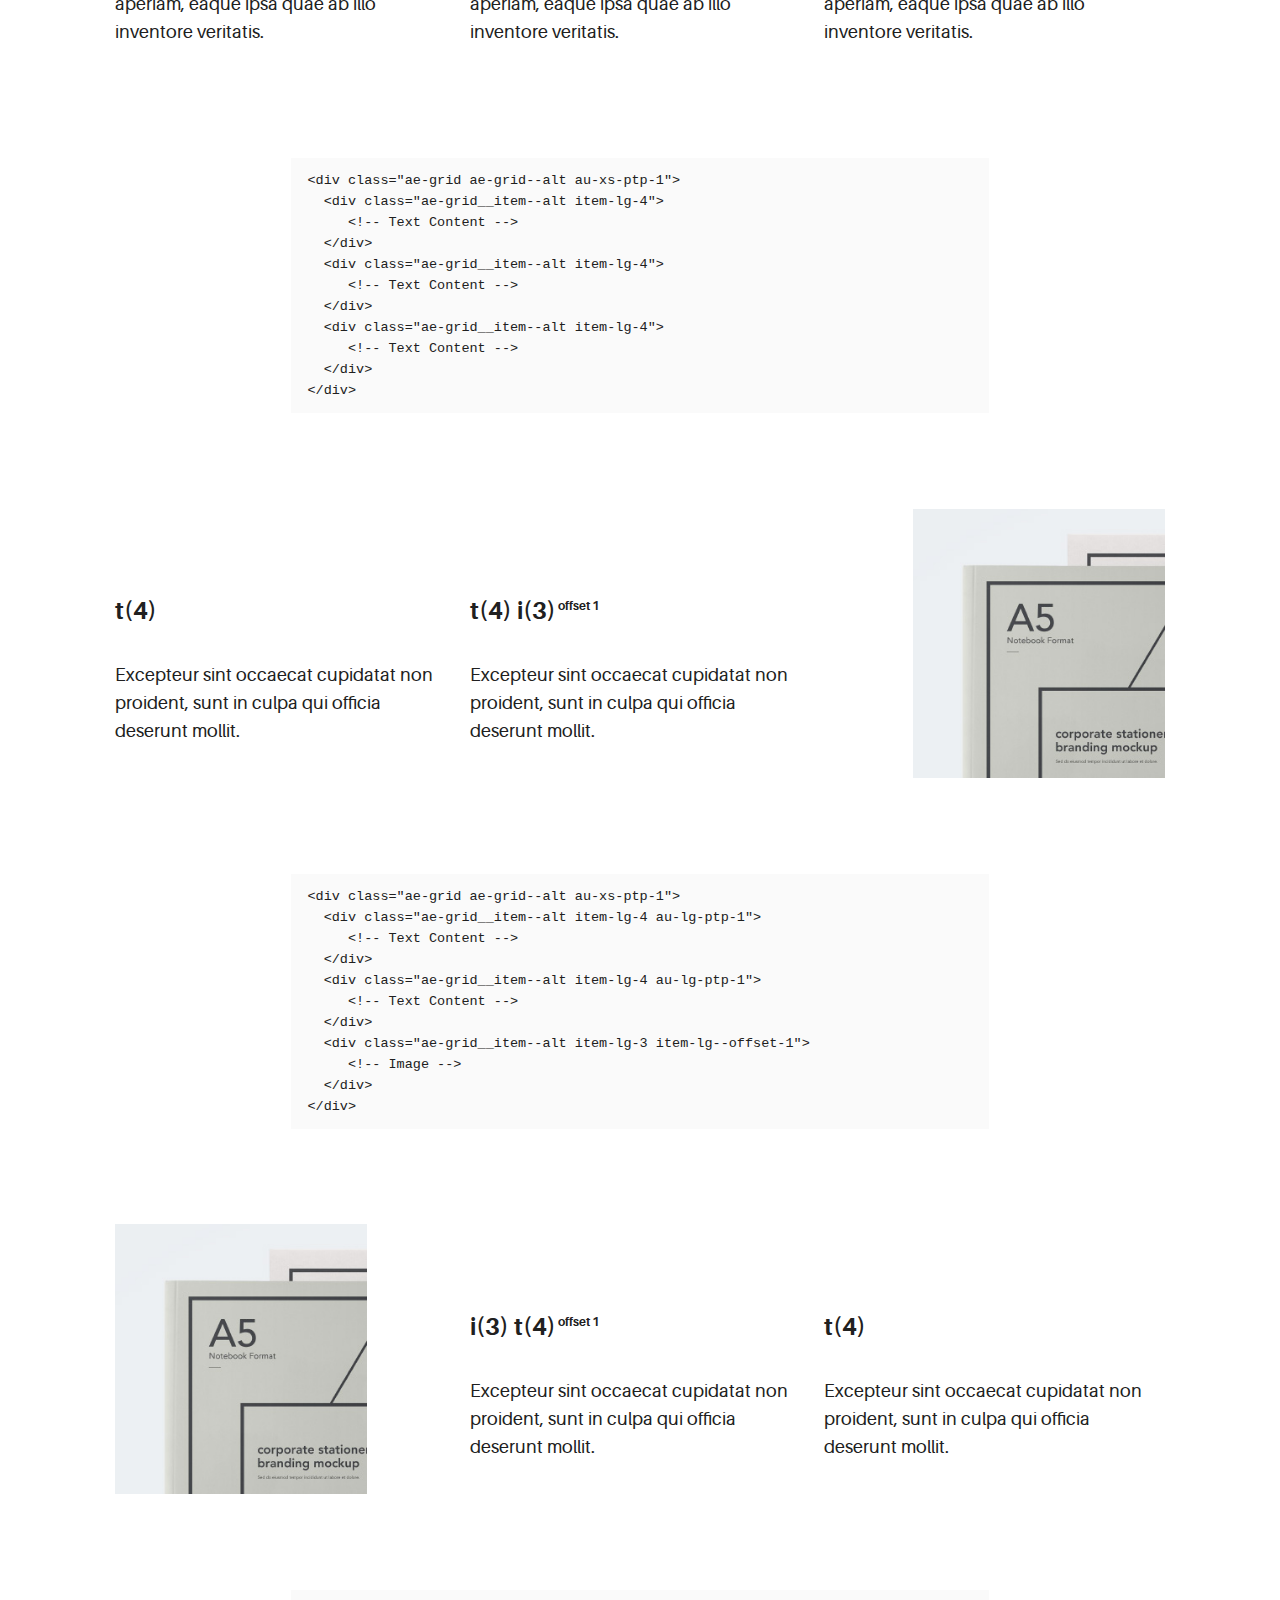
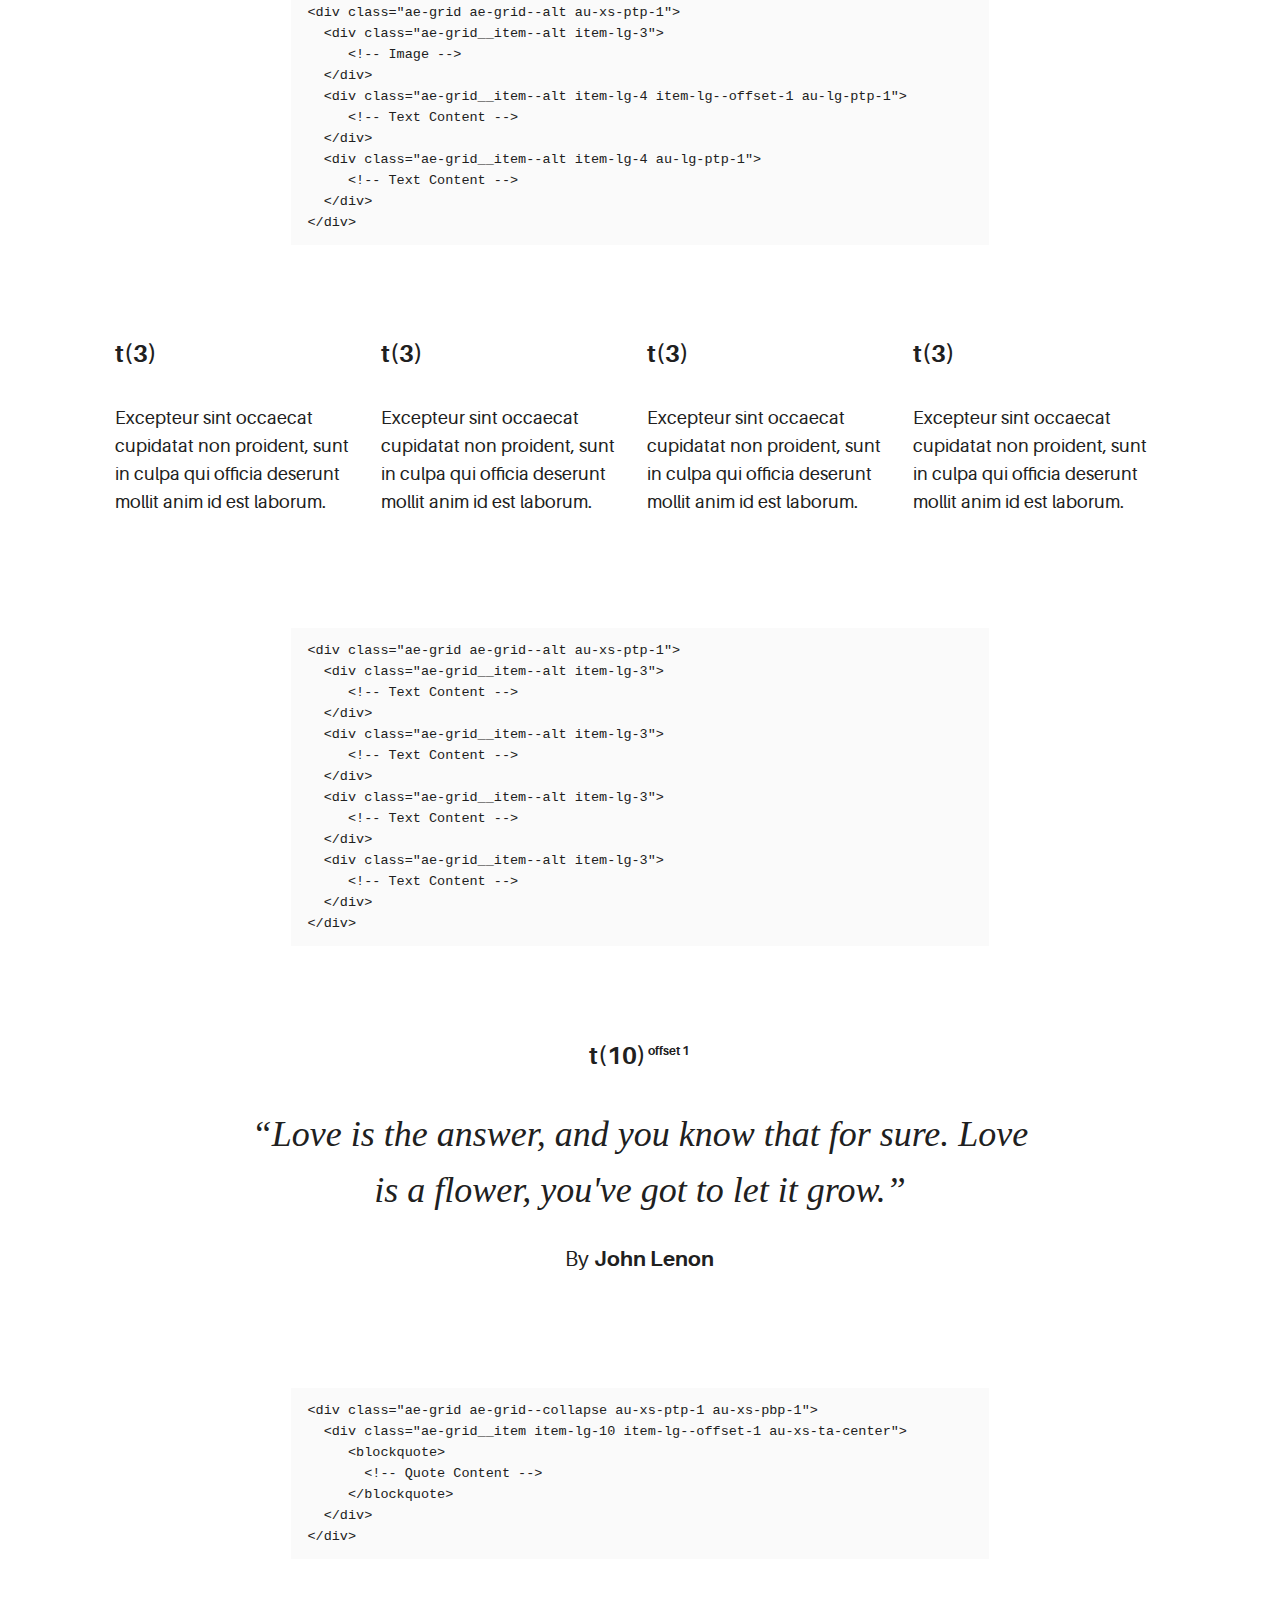
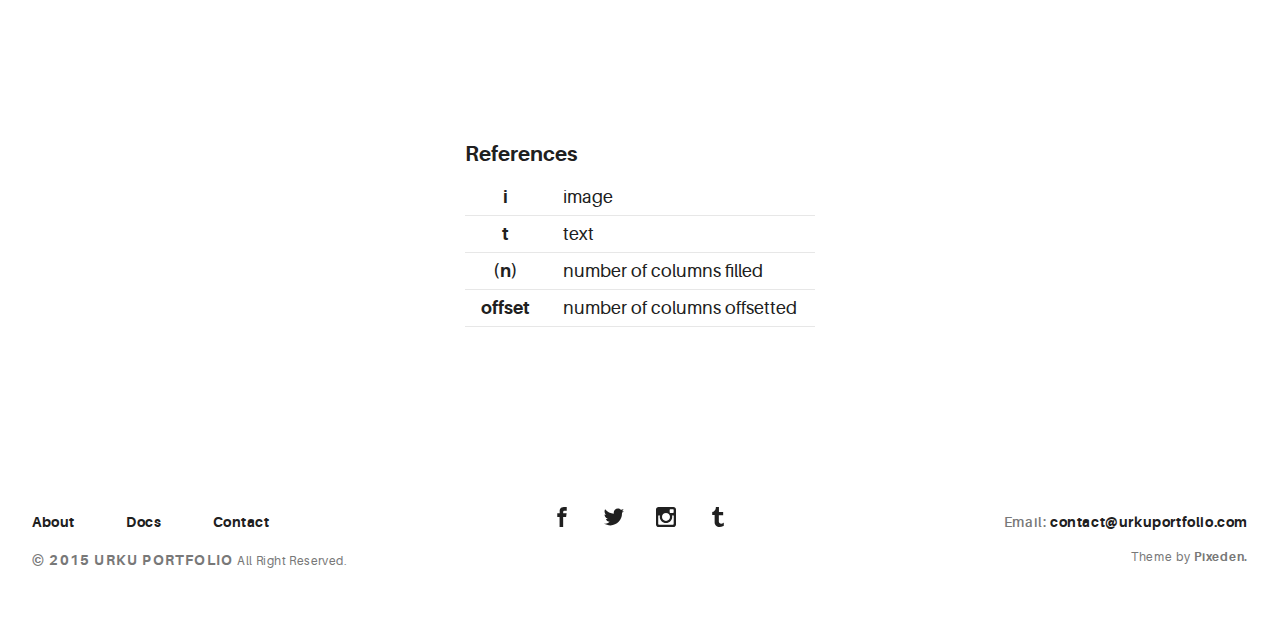
<file: HTML_Template/design-styles.html>
<!DOCTYPE html>
<html>
  <head>
    <meta name="viewport" content="width=device-width, initial-scale=1.0">
    <meta charset="UTF-8">
    <title>Urku Portfolio :: Pixeden</title>
    <link rel="icon" type="image/svg+xml" href="assets/img/urku-ico.svg">
    <link rel="stylesheet" href="assets/css/aurora-pack.min.css">
    <link rel="stylesheet" href="assets/css/aurora-theme-base.min.css">
    <link rel="stylesheet" href="assets/css/urku.css">
  </head>
  <body class="top-fixed">
    <header class="ae-container-fluid ae-container-fluid--full rk-header ">
      <input type="checkbox" id="mobile-menu" class="rk-mobile-menu">
      <label for="mobile-menu">
        <svg>
          <use xlink:href="assets/img/symbols.svg#bar"></use>
        </svg>
        <svg>
          <use xlink:href="assets/img/symbols.svg#bar"></use>
        </svg>
        <svg>
          <use xlink:href="assets/img/symbols.svg#bar"></use>
        </svg>
      </label>
      <div class="ae-container-fluid rk-topbar">
        <h1 class="rk-logo"><a href="index.html">urku portfolio<sup>tm</sup></a></h1>
        <nav class="rk-navigation">
          <ul class="rk-menu">
            <li class="rk-menu__item"><a href="index.html" class="rk-menu__link">Home</a>
            </li>
            <li class="rk-menu__item"><a href="portfolio.html" class="rk-menu__link">Portfolio</a>
              <nav class="rk-menu__sub">
                <ul class="rk-container">
                  <li class="rk-menu__item"><a href="portfolio.html" class="rk-menu__link">Flex</a></li>
                  <li class="rk-menu__item"><a href="portfolio-alt.html" class="rk-menu__link">Switch</a></li>
                  <li class="rk-menu__item"><a href="portfolio-raw.html" class="rk-menu__link">Static</a></li>
                  <li class="rk-menu__item"><a href="portfolio-masonry.html" class="rk-menu__link">Masonry</a></li>
                </ul>
              </nav>
            </li>
            <li class="rk-menu__item"><a href="blog.html" class="rk-menu__link">Blog</a>
            </li>
            <li class="active rk-menu__item"><a href="#0" class="rk-menu__link">Pages</a>
              <nav class="rk-menu__sub">
                <ul class="rk-container">
                  <li class="rk-menu__item"><a href="about.html" class="rk-menu__link">About</a></li>
                  <li class="rk-menu__item"><a href="documentation.html" class="rk-menu__link">Documentation</a></li>
                  <li class="rk-menu__item"><a href="design-styles.html" class="rk-menu__link">Design Styles</a></li>
                </ul>
              </nav>
            </li>
            <li class="rk-menu__item"><a href="contact.html" class="rk-menu__link">Contact Us</a>
            </li>
          </ul>
          <form class="rk-search">
            <input type="text" placeholder="Search" id="urku-search" class="rk-search-field">
            <label for="urku-search">
              <svg>
                <use xlink:href="assets/img/symbols.svg#icon-search"></use>
              </svg>
            </label>
          </form>
        </nav>
      </div>
    </header>
    <section class="ae-container-fluid ae-container-fluid--full rk-main">
      <div class="item-inside__meta">
        <h1 class="ae-u-bolder rk-portfolio-title ">Urku Inner Pages</h1>
        <p class="ae-theta rk-portfolio-category ">Design Styles</p>
      </div>
      <div class="ae-container-fluid ae-container-fluid--inner">
        <div class="ae-grid ae-grid--collapse au-xs-ptp-1">
          <div class="ae-grid__item item-lg-5 au-lg-ptp-1">
            <h4 class="ae-u-bolder">t(5) | i(6)<sup class="ae-mi"> offset 1</sup></h4>
            <p>A series of essential stationery format to showcase your branding projects. </p>
            <p>It includes a A6 flyer, A5 folder, A4 horizontal paper and a business card mockup. You can easily put your own graphics and create a new layout according to your needs.</p>
          </div>
          <div class="ae-grid__item item-lg-6 item-lg--offset-1"><img src="assets/img/inner-1.jpg" alt="Urku Portfolio"></div>
        </div>
        <div class="ae-grid au-xs-ptp-1">
          <div class="ae-grid__item item-lg-8 item-lg--offset-2">
            <pre><code>&lt;div class=&quot;ae-grid ae-grid--collapse&quot;&gt; 
  &lt;div class=&quot;ae-grid__item item-lg-5 au-lg-ptp-1&quot;&gt;
     &lt;!-- Text content --&gt;
  &lt;/div&gt;
  &lt;div class=&quot;ae-grid__item item-lg-6 item-lg--offset-1&quot;&gt;
     &lt;!-- Image --&gt;
  &lt;/div&gt;
&lt;/div&gt;</code></pre>
          </div>
        </div>
        <div class="ae-grid ae-grid--collapse au-xs-ptp-1">
          <div class="ae-grid__item item-lg-6"><img src="assets/img/inner-1.jpg" alt="Urku Portfolio"></div>
          <div class="ae-grid__item item-lg-5 au-lg-ptp-1 item-lg--offset-1">
            <h4 class="ae-u-bolder">i(6) | t(5)<sup class="ae-mi"> offset 1</sup></h4>
            <p>A series of essential stationery format to showcase your branding projects. </p>
            <p>It includes a A6 flyer, A5 folder, A4 horizontal paper and a business card mockup. You can easily put your own graphics and create a new layout according to your needs.</p>
          </div>
        </div>
        <div class="ae-grid au-xs-ptp-1">
          <div class="ae-grid__item item-lg-8 item-lg--offset-2">
            <pre><code>&lt;div class=&quot;ae-grid ae-grid--collapse&quot;&gt; 
  &lt;div class=&quot;ae-grid__item item-lg-6&quot;&gt;
     &lt;!-- Image --&gt;
  &lt;/div&gt;
  &lt;div class=&quot;ae-grid__item item-lg-5 au-lg-ptp-1 item-lg--offset-1&quot;&gt;
     &lt;!-- Text content --&gt;
  &lt;/div&gt;
&lt;/div&gt;</code></pre>
          </div>
        </div>
        <div class="ae-grid ae-grid--collapse au-xs-ptp-1">
          <div class="ae-grid__item item-lg-7 au-lg-ptp-1">
            <h4 class="ae-u-bolder">t(7) | i(4)<sup class="ae-mi"> offset 1</sup></h4>
            <p>A series of essential stationery format to showcase your branding projects. </p>
            <p>It includes a A6 flyer, A5 folder, A4 horizontal paper and a business card mockup. You can easily put your own graphics and create a new layout according to your needs.</p>
          </div>
          <div class="ae-grid__item item-lg-4 item-lg--offset-1"><img src="assets/img/inner-1.jpg" alt="Urku Portfolio"></div>
        </div>
        <div class="ae-grid au-xs-ptp-1">
          <div class="ae-grid__item item-lg-8 item-lg--offset-2">
            <pre><code>&lt;div class=&quot;ae-grid ae-grid--collapse&quot;&gt; 
  &lt;div class=&quot;ae-grid__item item-lg-7 au-lg-ptp-1&quot;&gt;
     &lt;!-- Text content --&gt;
  &lt;/div&gt;
  &lt;div class=&quot;ae-grid__item item-lg-4 item-lg--offset-1&quot;&gt;
     &lt;!-- Image --&gt;
  &lt;/div&gt;
&lt;/div&gt;</code></pre>
          </div>
        </div>
        <div class="ae-grid ae-grid--collapse au-xs-ptp-1">
          <div class="ae-grid__item item-lg-8"><img src="assets/img/inner-1.jpg" alt="Urku Portfolio"></div>
          <div class="ae-grid__item item-lg-3 item-lg--offset-1 au-lg-ptp-1">
            <h4 class="ae-u-bolder">i(8) | t(3)<sup class="ae-mi"> offset 1</sup></h4>
            <p>Lorem ipsum dolor sit amet, consectetur adipiscing elit, sed do eiusmod tempor incididunt ut labore et dolore magna aliqua. </p>
            <p>Ut enim ad minim veniam, quis nostrud exercitation ullamco laboris nisi ut aliquip ex ea commodo consequat. Duis aute irure dolor in reprehenderit in voluptate velit esse cillum dolore eu fugiat nulla pariatur. </p>
          </div>
        </div>
        <div class="ae-grid au-xs-ptp-1">
          <div class="ae-grid__item item-lg-8 item-lg--offset-2">
            <pre><code>&lt;div class=&quot;ae-grid ae-grid--collapse&quot;&gt; 
  &lt;div class=&quot;ae-grid__item item-lg-8&quot;&gt;
     &lt;!-- Image --&gt;
  &lt;/div&gt;
  &lt;div class=&quot;ae-grid__item item-lg-3 item-lg--offset-1 au-lg-ptp-1&quot;&gt;
     &lt;!-- Text content --&gt;
  &lt;/div&gt;
&lt;/div&gt;</code></pre>
          </div>
        </div>
        <div class="ae-grid ae-grid--collapse au-xs-ptp-1 au-xs-pbp-1">
          <div class="ae-grid__item item-lg-8 item-lg--offset-2">
            <h4 class="ae-u-bolder">t(8)<sup class="ae-mi"> offset 2</sup></h4>
            <p class="ae-eta">Excepteur sint occaecat cupidatat non proident, sunt in culpa qui officia deserunt mollit anim id est laborum.</p>
            <p class="ae-eta">Sed ut perspiciatis unde omnis iste natus error sit voluptatem accusantium doloremque laudantium, totam rem aperiam, eaque ipsa quae ab illo inventore veritatis.</p>
          </div>
        </div>
        <div class="ae-grid">
          <div class="ae-grid__item item-lg-8 item-lg--offset-2">
            <pre><code>&lt;div class=&quot;ae-grid ae-grid--collapse au-xs-ptp-1 au-xs-pbp-1&quot;&gt; 
  &lt;div class=&quot;ae-grid__item item-lg-8.item-lg--offset-2&quot;&gt;
     &lt;!-- Text Centered --&gt;
  &lt;/div&gt;
&lt;/div&gt;</code></pre>
          </div>
        </div>
        <div class="ae-grid ae-grid--collapse au-xs-ptp-1">
          <div class="ae-grid__item item-lg--auto au-xs-ta-right"><img src="assets/img/project-1.jpg" alt="Urku Portfolio">
            <h4 class="ae-u-bolder">i(12)</h4>
          </div>
        </div>
        <div class="ae-grid">
          <div class="ae-grid__item item-lg-8 item-lg--offset-2">
            <pre><code>&lt;div class=&quot;ae-grid ae-grid--collapse&quot;&gt; 
  &lt;div class=&quot;ae-grid__item item-lg--auto au-xs-ta-right&quot;&gt;
     &lt;!-- Image Centered --&gt;
  &lt;/div&gt;
&lt;/div&gt;</code></pre>
          </div>
        </div>
        <div class="ae-grid ae-grid--alt au-xs-ptp-1">
          <div class="ae-grid__item--alt item-lg-5 item-lg--offset-1">
            <h4 class="ae-u-bolder">t(5)<sup class="ae-mi"> offset 1</sup></h4>
            <p>Excepteur sint occaecat cupidatat non proident, sunt in culpa qui officia deserunt mollit anim id est laborum.</p>
            <p>Sed ut perspiciatis unde omnis iste natus error sit voluptatem accusantium doloremque laudantium, totam rem aperiam, eaque ipsa quae ab illo inventore veritatis.</p>
          </div>
          <div class="ae-grid__item--alt item-lg-5">
            <h4 class="ae-u-bolder">t(5)</h4>
            <p>Excepteur sint occaecat cupidatat non proident, sunt in culpa qui officia deserunt mollit anim id est laborum.</p>
            <p>Sed ut perspiciatis unde omnis iste natus error sit voluptatem accusantium doloremque laudantium, totam rem aperiam, eaque ipsa quae ab illo inventore veritatis.</p>
          </div>
        </div>
        <div class="ae-grid au-xs-ptp-1">
          <div class="ae-grid__item item-lg-8 item-lg--offset-2">
            <pre><code>&lt;div class=&quot;ae-grid ae-grid--alt au-xs-ptp-1&quot;&gt; 
  &lt;div class=&quot;ae-grid__item--alt item-lg-5 item-lg--offset-1&quot;&gt;
     &lt;!-- Text Content --&gt;
  &lt;/div&gt;
  &lt;div class=&quot;ae-grid__item--alt item-lg-5&quot;&gt;
     &lt;!-- Text Content --&gt;
  &lt;/div&gt;
&lt;/div&gt;</code></pre>
          </div>
        </div>
        <div class="ae-grid ae-grid--alt au-xs-ptp-1">
          <div class="ae-grid__item--alt item-lg-4">
            <h4 class="ae-u-bolder">t(4)</h4>
            <p>Excepteur sint occaecat cupidatat non proident, sunt in culpa qui officia deserunt mollit anim id est laborum.</p>
            <p>Sed ut perspiciatis unde omnis iste natus error sit voluptatem accusantium doloremque laudantium, totam rem aperiam, eaque ipsa quae ab illo inventore veritatis.</p>
          </div>
          <div class="ae-grid__item--alt item-lg-4">
            <h4 class="ae-u-bolder">t(4)</h4>
            <p>Excepteur sint occaecat cupidatat non proident, sunt in culpa qui officia deserunt mollit anim id est laborum.</p>
            <p>Sed ut perspiciatis unde omnis iste natus error sit voluptatem accusantium doloremque laudantium, totam rem aperiam, eaque ipsa quae ab illo inventore veritatis.</p>
          </div>
          <div class="ae-grid__item--alt item-lg-4">
            <h4 class="ae-u-bolder">t(4)</h4>
            <p>Excepteur sint occaecat cupidatat non proident, sunt in culpa qui officia deserunt mollit anim id est laborum.</p>
            <p>Sed ut perspiciatis unde omnis iste natus error sit voluptatem accusantium doloremque laudantium, totam rem aperiam, eaque ipsa quae ab illo inventore veritatis.</p>
          </div>
        </div>
        <div class="ae-grid au-xs-ptp-1">
          <div class="ae-grid__item item-lg-8 item-lg--offset-2">
            <pre><code>&lt;div class=&quot;ae-grid ae-grid--alt au-xs-ptp-1&quot;&gt; 
  &lt;div class=&quot;ae-grid__item--alt item-lg-4&quot;&gt;
     &lt;!-- Text Content --&gt;
  &lt;/div&gt;
  &lt;div class=&quot;ae-grid__item--alt item-lg-4&quot;&gt;
     &lt;!-- Text Content --&gt;
  &lt;/div&gt;
  &lt;div class=&quot;ae-grid__item--alt item-lg-4&quot;&gt;
     &lt;!-- Text Content --&gt;
  &lt;/div&gt;
&lt;/div&gt;</code></pre>
          </div>
        </div>
        <div class="ae-grid ae-grid--alt au-xs-ptp-1">
          <div class="ae-grid__item--alt item-lg-4 au-lg-ptp-1">
            <h4 class="ae-u-bolder">t(4)</h4>
            <p>Excepteur sint occaecat cupidatat non proident, sunt in culpa qui officia deserunt mollit.</p>
          </div>
          <div class="ae-grid__item--alt item-lg-4 au-lg-ptp-1">
            <h4 class="ae-u-bolder">t(4) i(3)<sup class="ae-mi"> offset 1</sup></h4>
            <p>Excepteur sint occaecat cupidatat non proident, sunt in culpa qui officia deserunt mollit.</p>
          </div>
          <div class="ae-grid__item--alt item-lg-3 item-lg--offset-1"><img src="assets/img/inner-4.jpg" alt="Urku Portfolio"></div>
        </div>
        <div class="ae-grid au-xs-ptp-1">
          <div class="ae-grid__item item-lg-8 item-lg--offset-2">
            <pre><code>&lt;div class=&quot;ae-grid ae-grid--alt au-xs-ptp-1&quot;&gt; 
  &lt;div class=&quot;ae-grid__item--alt item-lg-4 au-lg-ptp-1&quot;&gt;
     &lt;!-- Text Content --&gt;
  &lt;/div&gt;
  &lt;div class=&quot;ae-grid__item--alt item-lg-4 au-lg-ptp-1&quot;&gt;
     &lt;!-- Text Content --&gt;
  &lt;/div&gt;
  &lt;div class=&quot;ae-grid__item--alt item-lg-3 item-lg--offset-1&quot;&gt;
     &lt;!-- Image --&gt;
  &lt;/div&gt;
&lt;/div&gt;</code></pre>
          </div>
        </div>
        <div class="ae-grid ae-grid--alt au-xs-ptp-1">
          <div class="ae-grid__item--alt item-lg-3"><img src="assets/img/inner-4.jpg" alt="Urku Portfolio"></div>
          <div class="ae-grid__item--alt item-lg-4 item-lg--offset-1 au-lg-ptp-1">
            <h4 class="ae-u-bolder">i(3) t(4)<sup class="ae-mi"> offset 1 </sup></h4>
            <p>Excepteur sint occaecat cupidatat non proident, sunt in culpa qui officia deserunt mollit.</p>
          </div>
          <div class="ae-grid__item--alt item-lg-4 au-lg-ptp-1">
            <h4 class="ae-u-bolder">t(4)</h4>
            <p>Excepteur sint occaecat cupidatat non proident, sunt in culpa qui officia deserunt mollit.</p>
          </div>
        </div>
        <div class="ae-grid au-xs-ptp-1">
          <div class="ae-grid__item item-lg-8 item-lg--offset-2">
            <pre><code>&lt;div class=&quot;ae-grid ae-grid--alt au-xs-ptp-1&quot;&gt; 
  &lt;div class=&quot;ae-grid__item--alt item-lg-3&quot;&gt;
     &lt;!-- Image --&gt;
  &lt;/div&gt;
  &lt;div class=&quot;ae-grid__item--alt item-lg-4 item-lg--offset-1 au-lg-ptp-1&quot;&gt;
     &lt;!-- Text Content --&gt;
  &lt;/div&gt;
  &lt;div class=&quot;ae-grid__item--alt item-lg-4 au-lg-ptp-1&quot;&gt;
     &lt;!-- Text Content --&gt;
  &lt;/div&gt;
&lt;/div&gt;</code></pre>
          </div>
        </div>
        <div class="ae-grid ae-grid--alt au-xs-ptp-1">
          <div class="ae-grid__item--alt item-lg-3">
            <h4 class="ae-u-bolder">t(3)</h4>
            <p>Excepteur sint occaecat cupidatat non proident, sunt in culpa qui officia deserunt mollit anim id est laborum.</p>
          </div>
          <div class="ae-grid__item--alt item-lg-3">
            <h4 class="ae-u-bolder">t(3)</h4>
            <p>Excepteur sint occaecat cupidatat non proident, sunt in culpa qui officia deserunt mollit anim id est laborum.</p>
          </div>
          <div class="ae-grid__item--alt item-lg-3">
            <h4 class="ae-u-bolder">t(3)</h4>
            <p>Excepteur sint occaecat cupidatat non proident, sunt in culpa qui officia deserunt mollit anim id est laborum.</p>
          </div>
          <div class="ae-grid__item--alt item-lg-3">
            <h4 class="ae-u-bolder">t(3)</h4>
            <p>Excepteur sint occaecat cupidatat non proident, sunt in culpa qui officia deserunt mollit anim id est laborum.</p>
          </div>
        </div>
        <div class="ae-grid au-xs-ptp-1">
          <div class="ae-grid__item item-lg-8 item-lg--offset-2">
            <pre><code>&lt;div class=&quot;ae-grid ae-grid--alt au-xs-ptp-1&quot;&gt; 
  &lt;div class=&quot;ae-grid__item--alt item-lg-3&quot;&gt;
     &lt;!-- Text Content --&gt;
  &lt;/div&gt;
  &lt;div class=&quot;ae-grid__item--alt item-lg-3&quot;&gt;
     &lt;!-- Text Content --&gt;
  &lt;/div&gt;
  &lt;div class=&quot;ae-grid__item--alt item-lg-3&quot;&gt;
     &lt;!-- Text Content --&gt;
  &lt;/div&gt;
  &lt;div class=&quot;ae-grid__item--alt item-lg-3&quot;&gt;
     &lt;!-- Text Content --&gt;
  &lt;/div&gt;
&lt;/div&gt;</code></pre>
          </div>
        </div>
        <div class="ae-grid ae-grid--collapse au-xs-ptp-1 au-xs-ptb-1">
          <div class="ae-grid__item item-lg-10 item-lg--offset-1 au-xs-ta-center">
            <h4 class="ae-u-bolder">t(10)<sup class="ae-mi"> offset 1 </sup></h4>
            <blockquote>
              <p class="ae-delta au-italic">“Love is the answer, and you know that for sure. Love is a flower, you've got to let it grow.”</p>
              <footer> 
                <p class="ae-theta">By <span class="ae-u-bolder">John Lenon</span></p>
              </footer>
            </blockquote>
          </div>
        </div>
        <div class="ae-grid au-xs-ptp-1">
          <div class="ae-grid__item item-lg-8 item-lg--offset-2">
            <pre><code>&lt;div class=&quot;ae-grid ae-grid--collapse au-xs-ptp-1 au-xs-pbp-1&quot;&gt; 
  &lt;div class=&quot;ae-grid__item item-lg-10 item-lg--offset-1 au-xs-ta-center&quot;&gt;
     &lt;blockquote&gt;
       &lt;!-- Quote Content --&gt;
     &lt;/blockquote&gt;
  &lt;/div&gt;
&lt;/div&gt;</code></pre>
          </div>
        </div>
        <div class="ae-grid ae-grid--collapse au-xs-ptp-2 au-xs-ptb-1">
          <div class="ae-grid__item item-lg-4 item-lg--offset-4">
            <h5 class="ae-u-bolder">References</h5>
            <table class="ae-table">
              <tbody>
                <tr>
                  <td class="au-xs-ta-center ae-u-bolder">i</td>
                  <td>image</td>
                </tr>
                <tr>
                  <td class="au-xs-ta-center ae-u-bolder">t</td>
                  <td>text</td>
                </tr>
                <tr>
                  <td class="au-xs-ta-center ae-u-bolder">(n)</td>
                  <td>number of columns filled</td>
                </tr>
                <tr>
                  <td class="au-xs-ta-center ae-u-bolder">offset</td>
                  <td>number of columns offsetted</td>
                </tr>
              </tbody>
            </table>
          </div>
        </div>
      </div>
    </section>
    <footer class="ae-container-fluid rk-footer ">
      <div class="ae-grid ae-grid--collapse">
        <div class="ae-grid__item item-lg-4 au-xs-ta-center au-lg-ta-left">
          <ul class="rk-menu rk-footer-menu">
            <li class="rk-menu__item"><a href="about.html" class="rk-menu__link">About</a>
            </li>
            <li class="rk-menu__item"><a href="documentation.html" class="rk-menu__link">Docs</a>
            </li>
            <li class="rk-menu__item"><a href="contact.html" class="rk-menu__link">Contact</a>
            </li>
          </ul>
          <p class="rk-footer__text rk-footer__copy "> <span class="ae-u-bold">© </span><span class="ae-u-bolder">2015 URKU PORTFOLIO </span>All Right Reserved.</p>
        </div>
        <div class="ae-grid__item item-lg-4 au-xs-ta-center"><a href="#0" class="rk-social-btn ">
            <svg>
              <use xlink:href="assets/img/symbols.svg#icon-facebook"></use>
            </svg></a><a href="#0" class="rk-social-btn ">
            <svg>
              <use xlink:href="assets/img/symbols.svg#icon-twitter"></use>
            </svg></a><a href="#0" class="rk-social-btn ">
            <svg>
              <use xlink:href="assets/img/symbols.svg#icon-pinterest"></use>
            </svg></a><a href="#0" class="rk-social-btn ">
            <svg>
              <use xlink:href="assets/img/symbols.svg#icon-tumblr"></use>
            </svg></a></div>
        <div class="ae-grid__item item-lg-4 au-xs-ta-center au-lg-ta-right">
          <p class="rk-footer__text rk-footer__contact "> <span class="ae-u-bold">Email: </span><span class="ae-u-bolder"> <a href="#0" class="rk-dark-color ">contact@urkuportfolio.com </a></span></p>
          <p class="rk-footer__text rk-footer__by">Theme by <a href="http://pixeden.com" class="ae-u-bolder">Pixeden.</a></p>
        </div>
      </div>
    </footer>
    <script src="assets/js/svg4everybody.min.js"></script>
    <script>svg4everybody();</script>
    <script src="assets/js/main.min.js"></script>
    <script>
      //- Select Code
      var pres = document.querySelectorAll('pre');
      [].slice.call(pres).forEach(function(elem, index){
        pres[index].addEventListener('click', function(){
          SelectText(this)
        })
      })
    </script>
  </body>
</html>
</file>
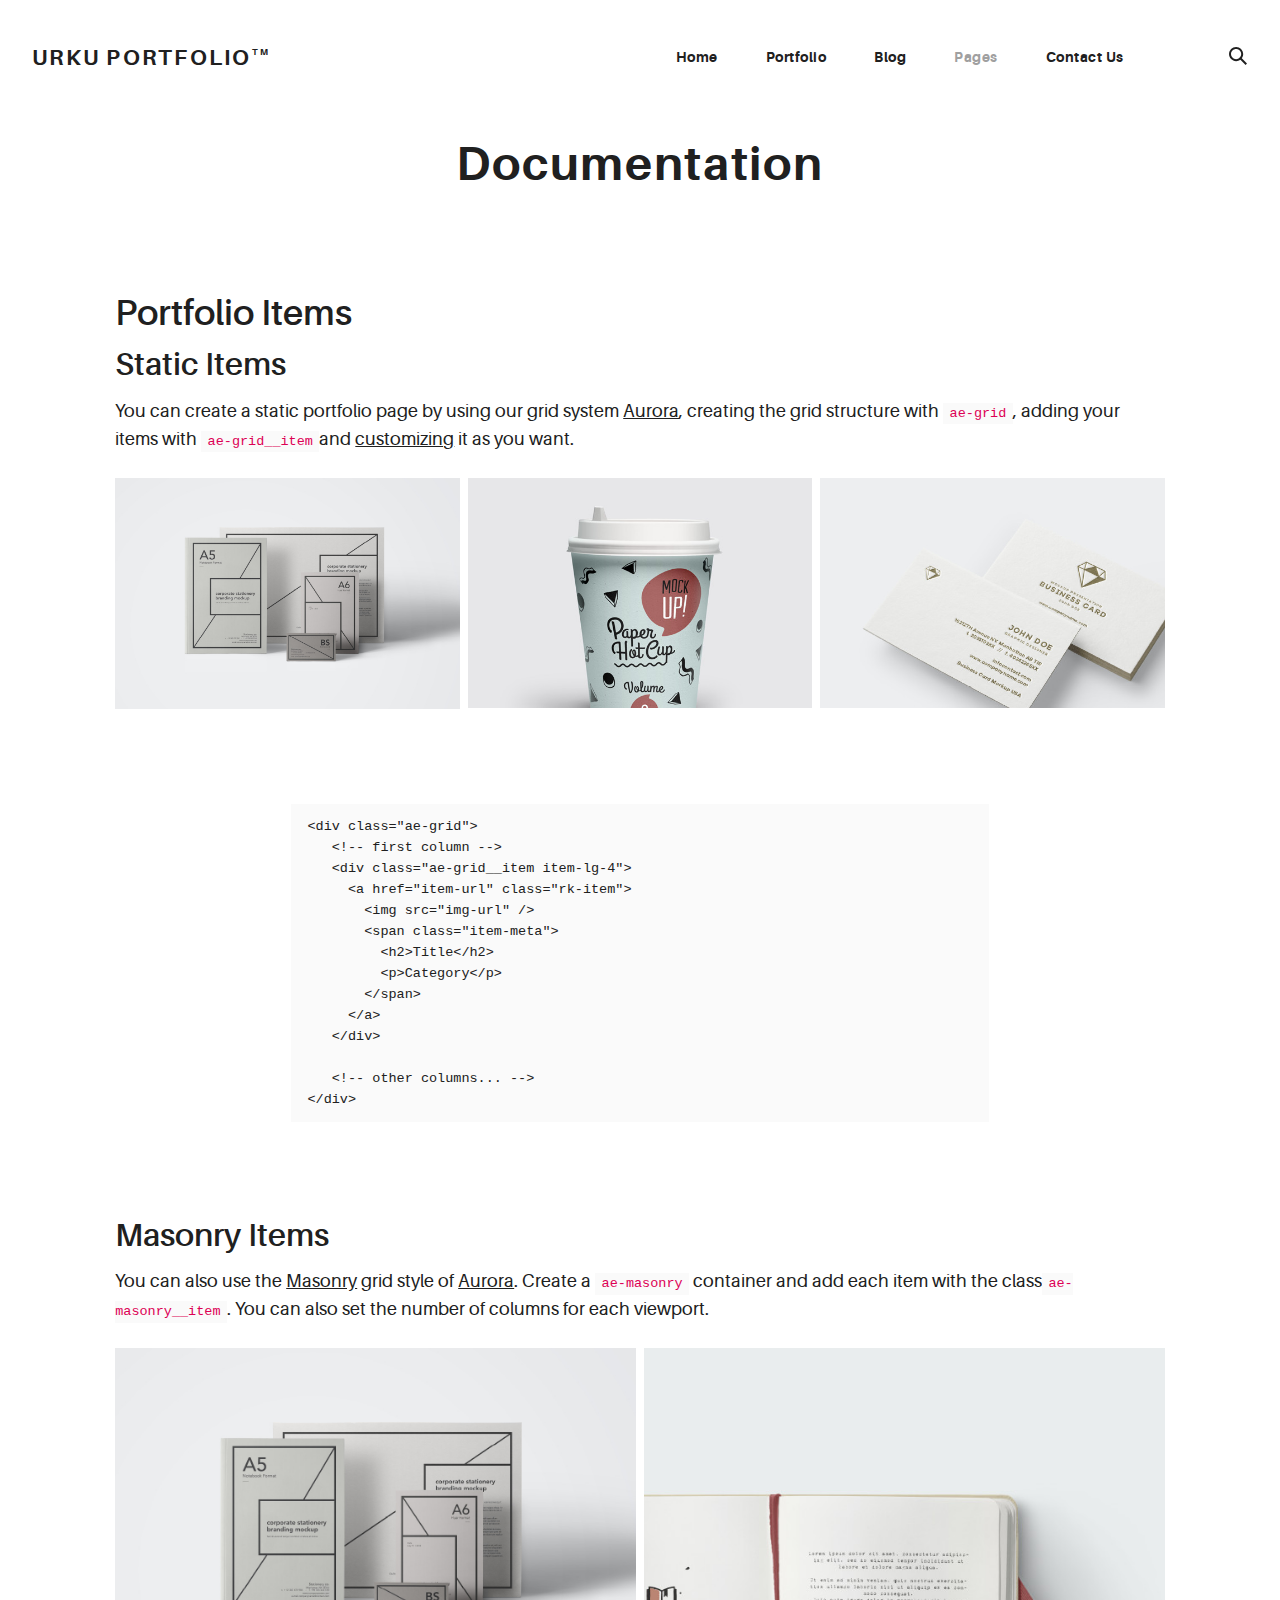
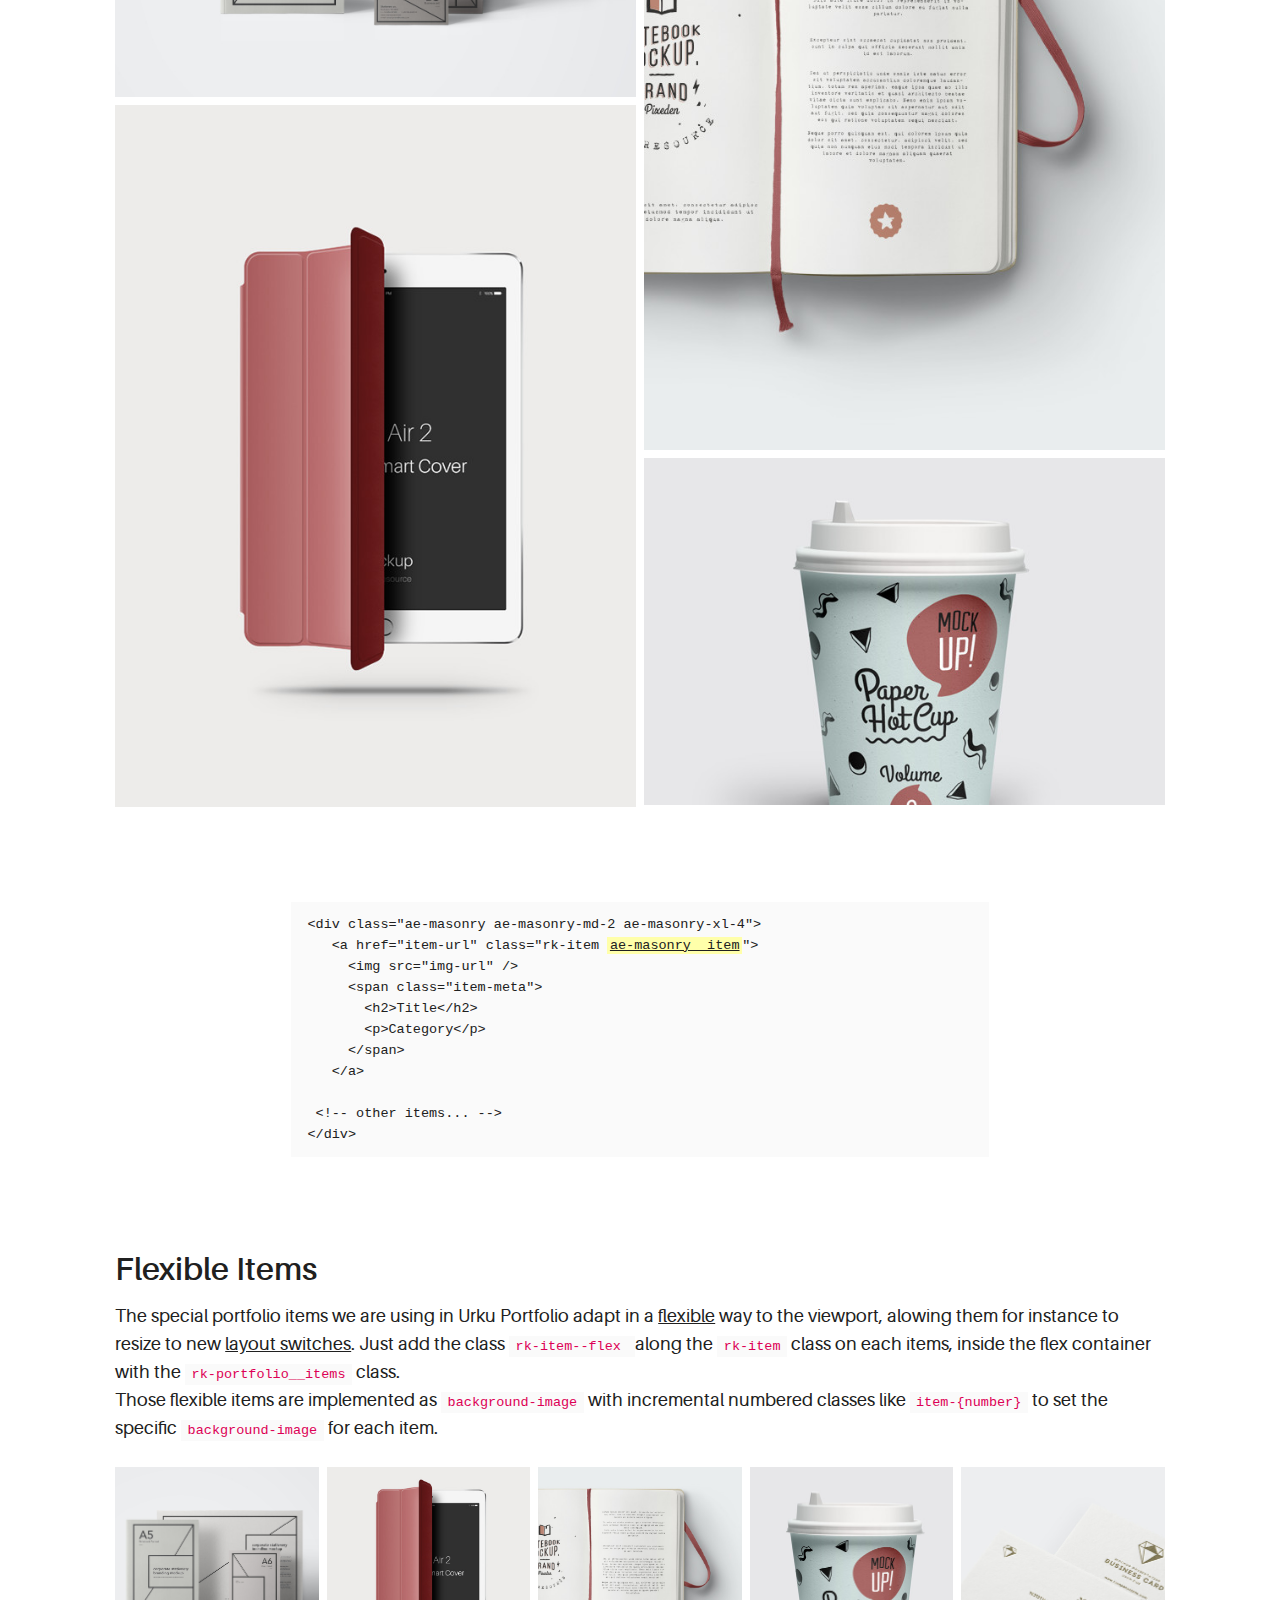
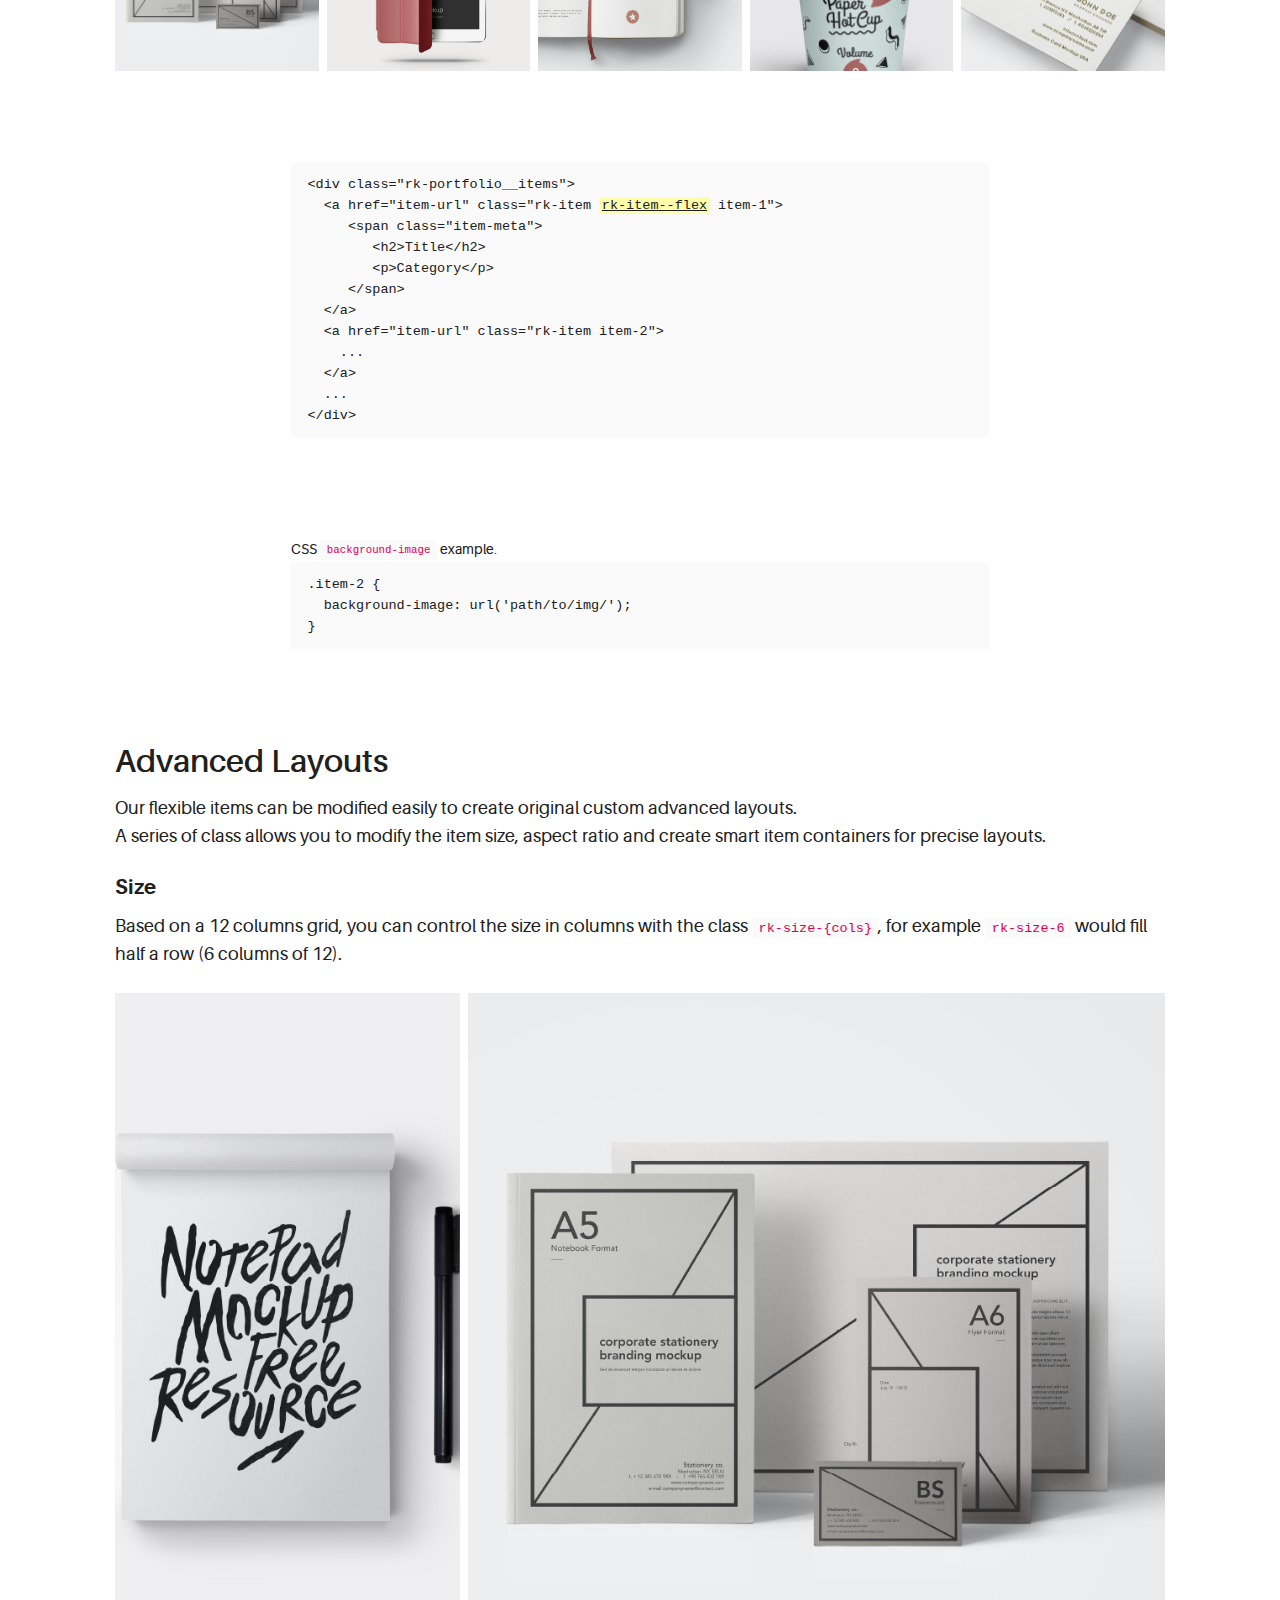
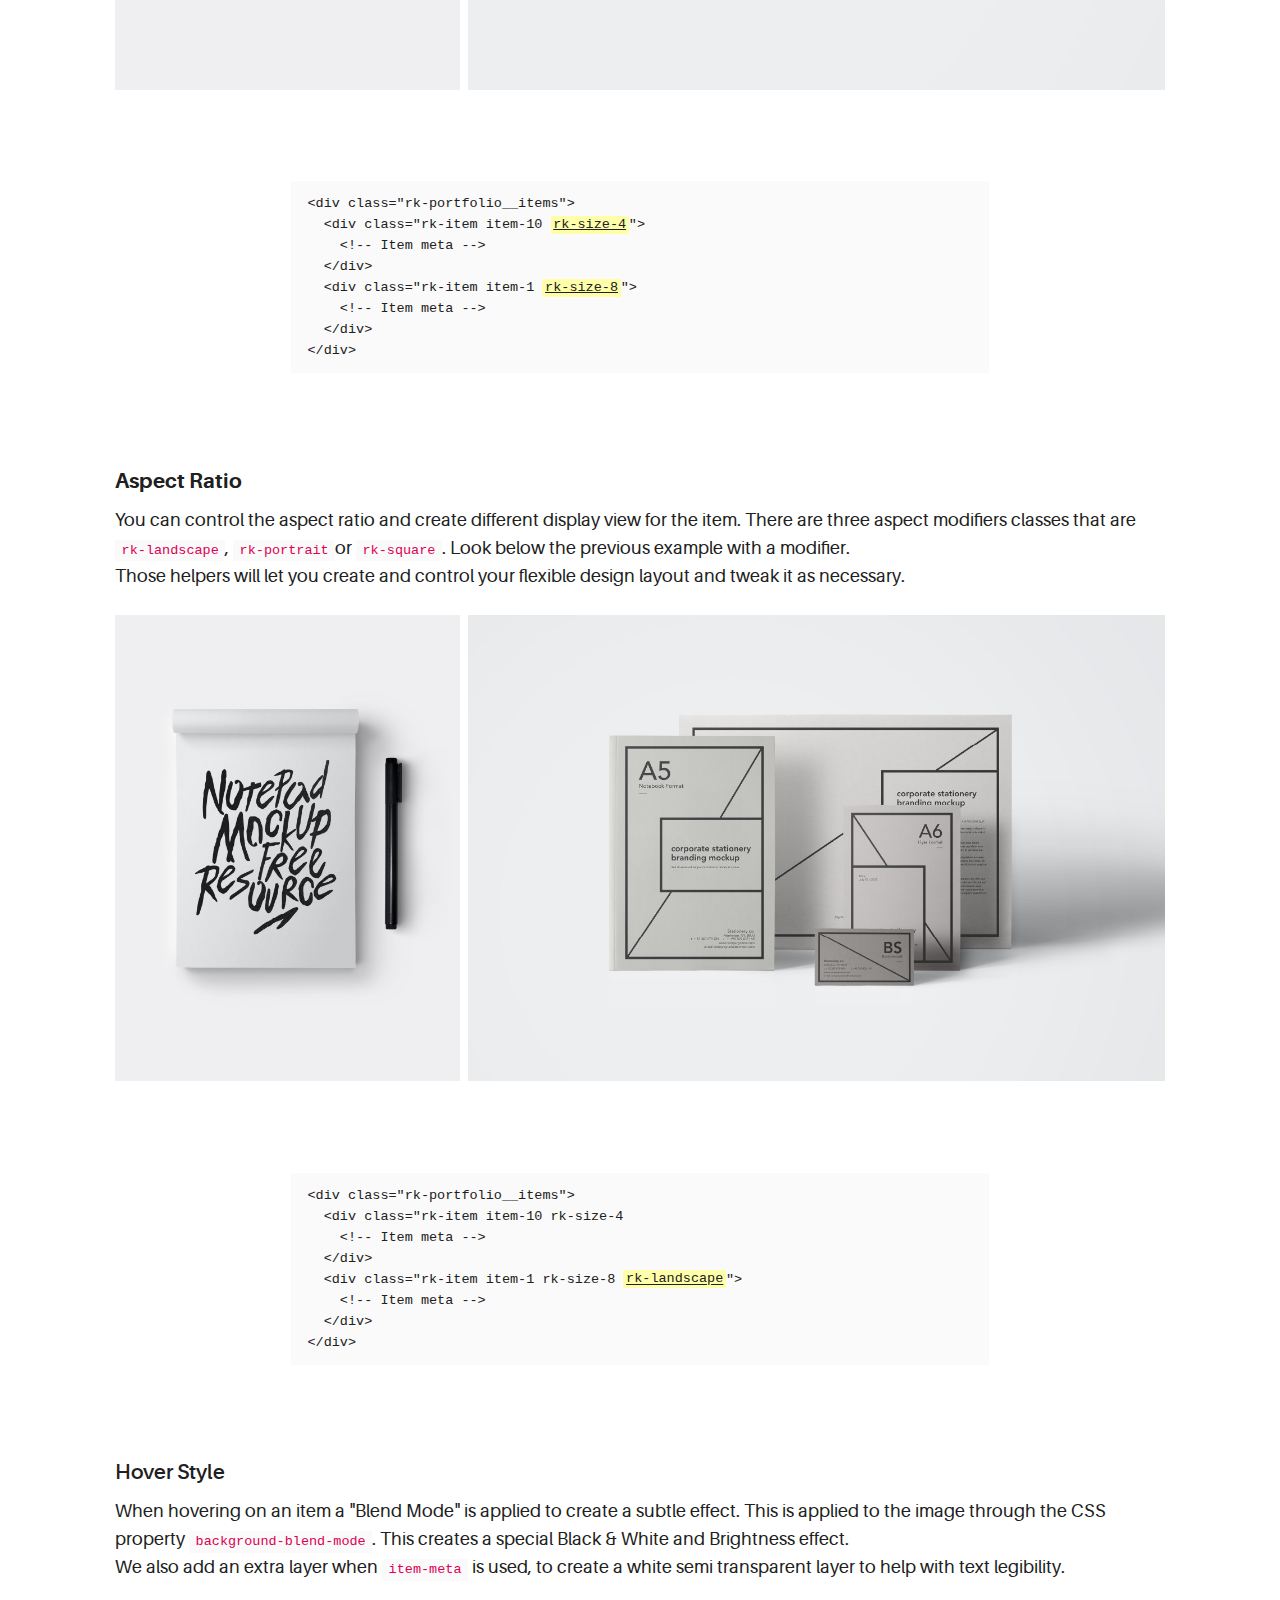
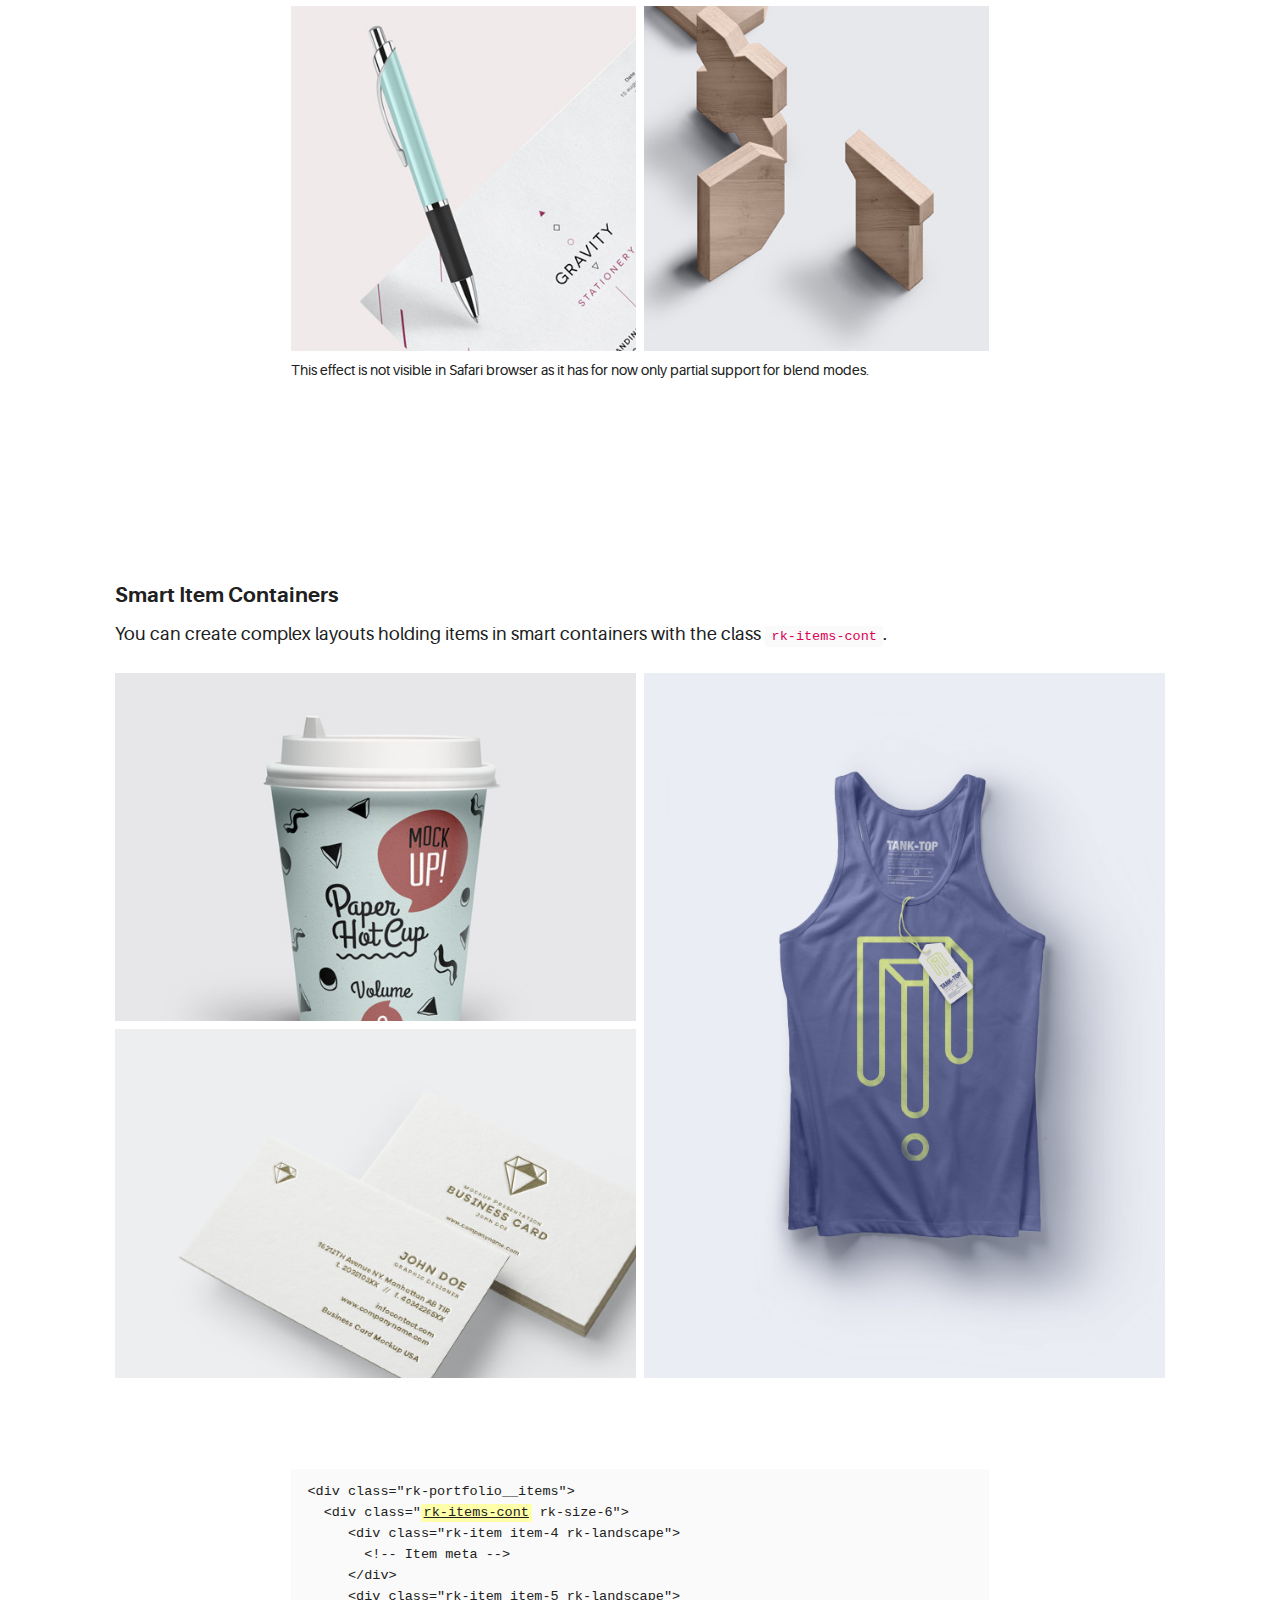
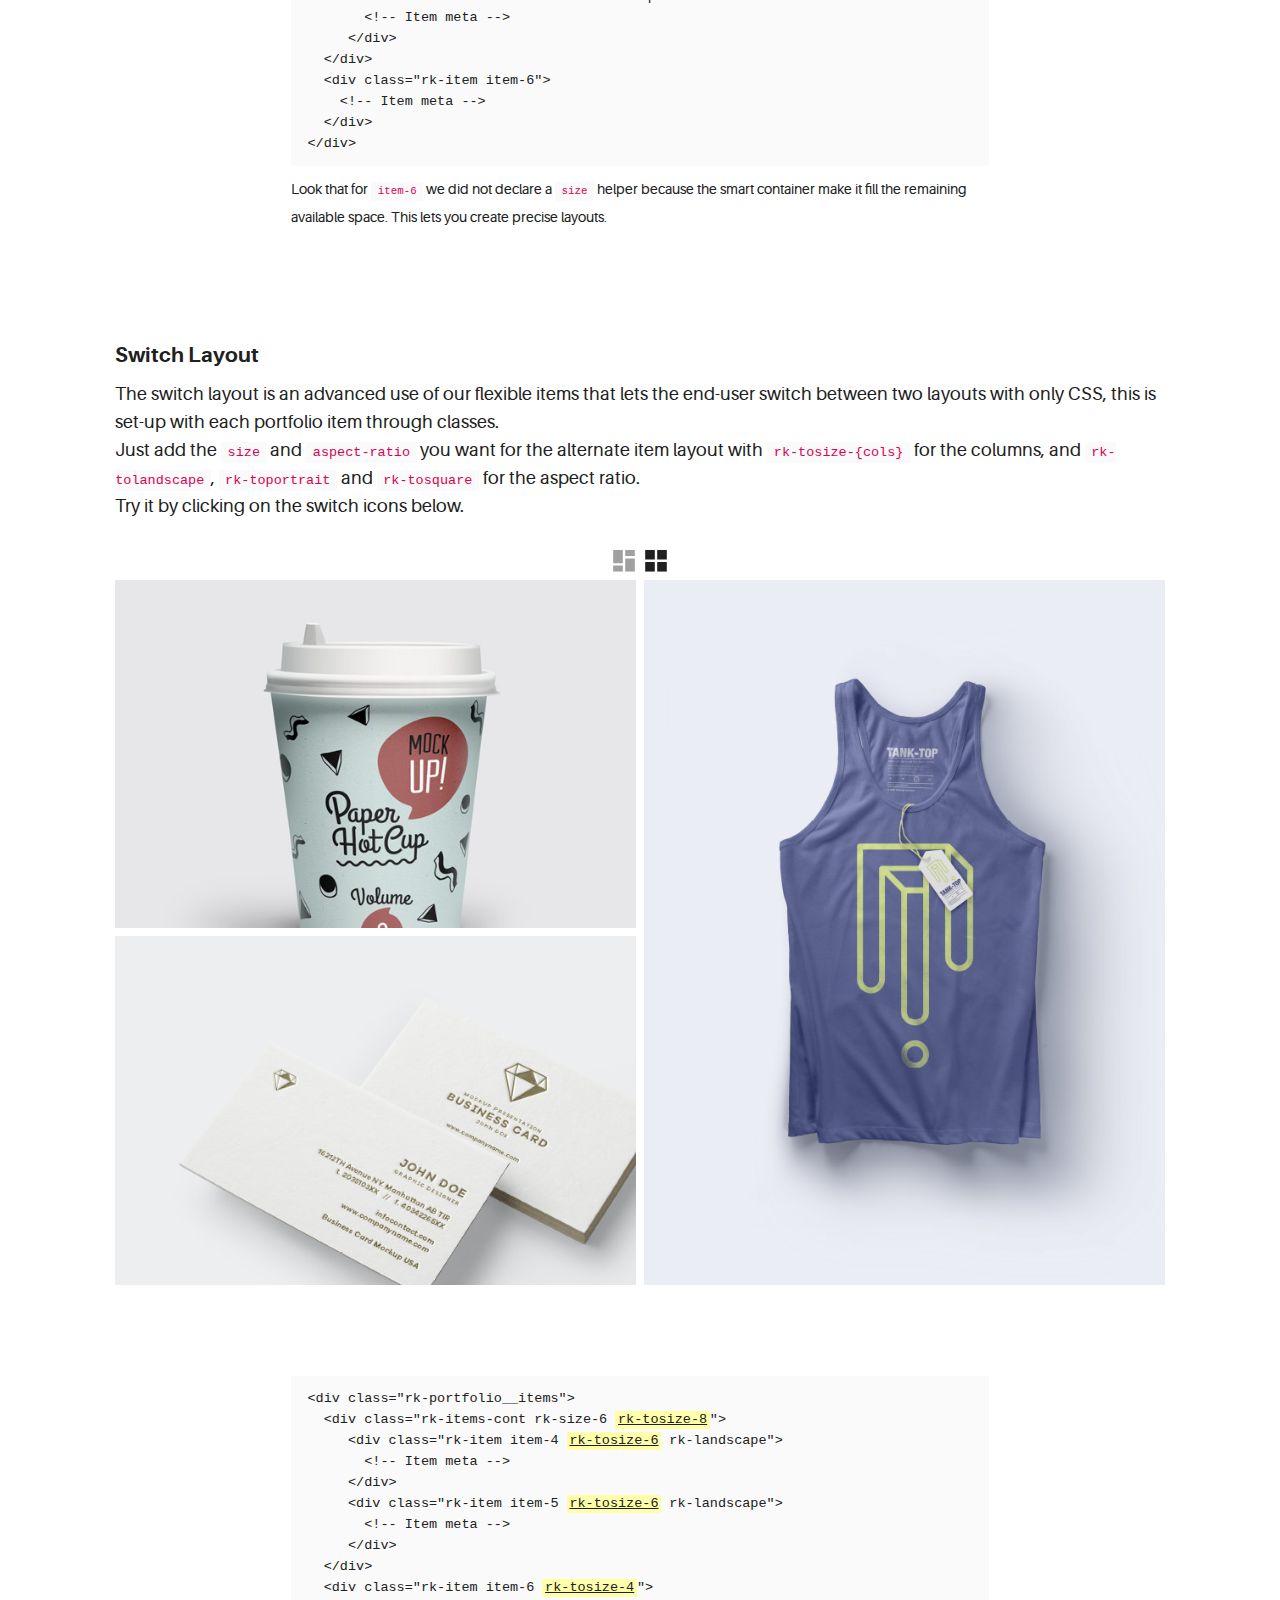
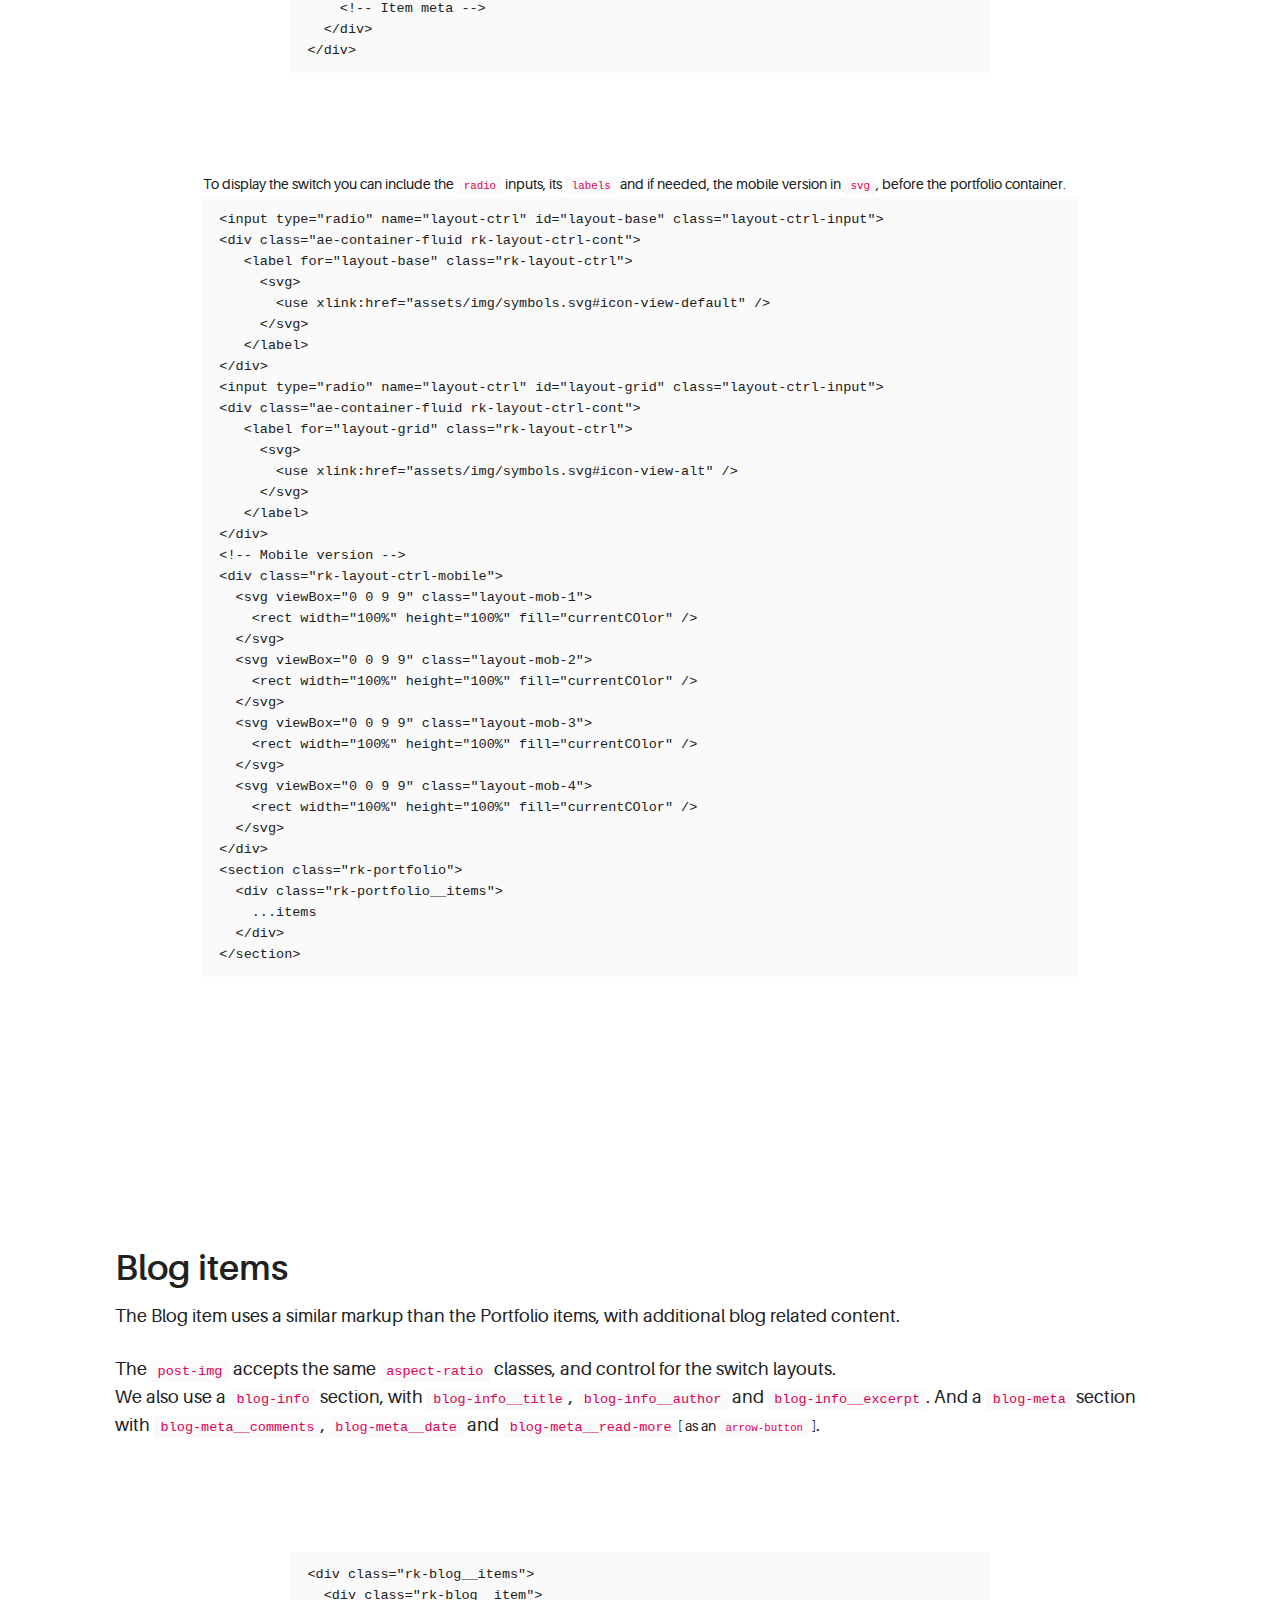
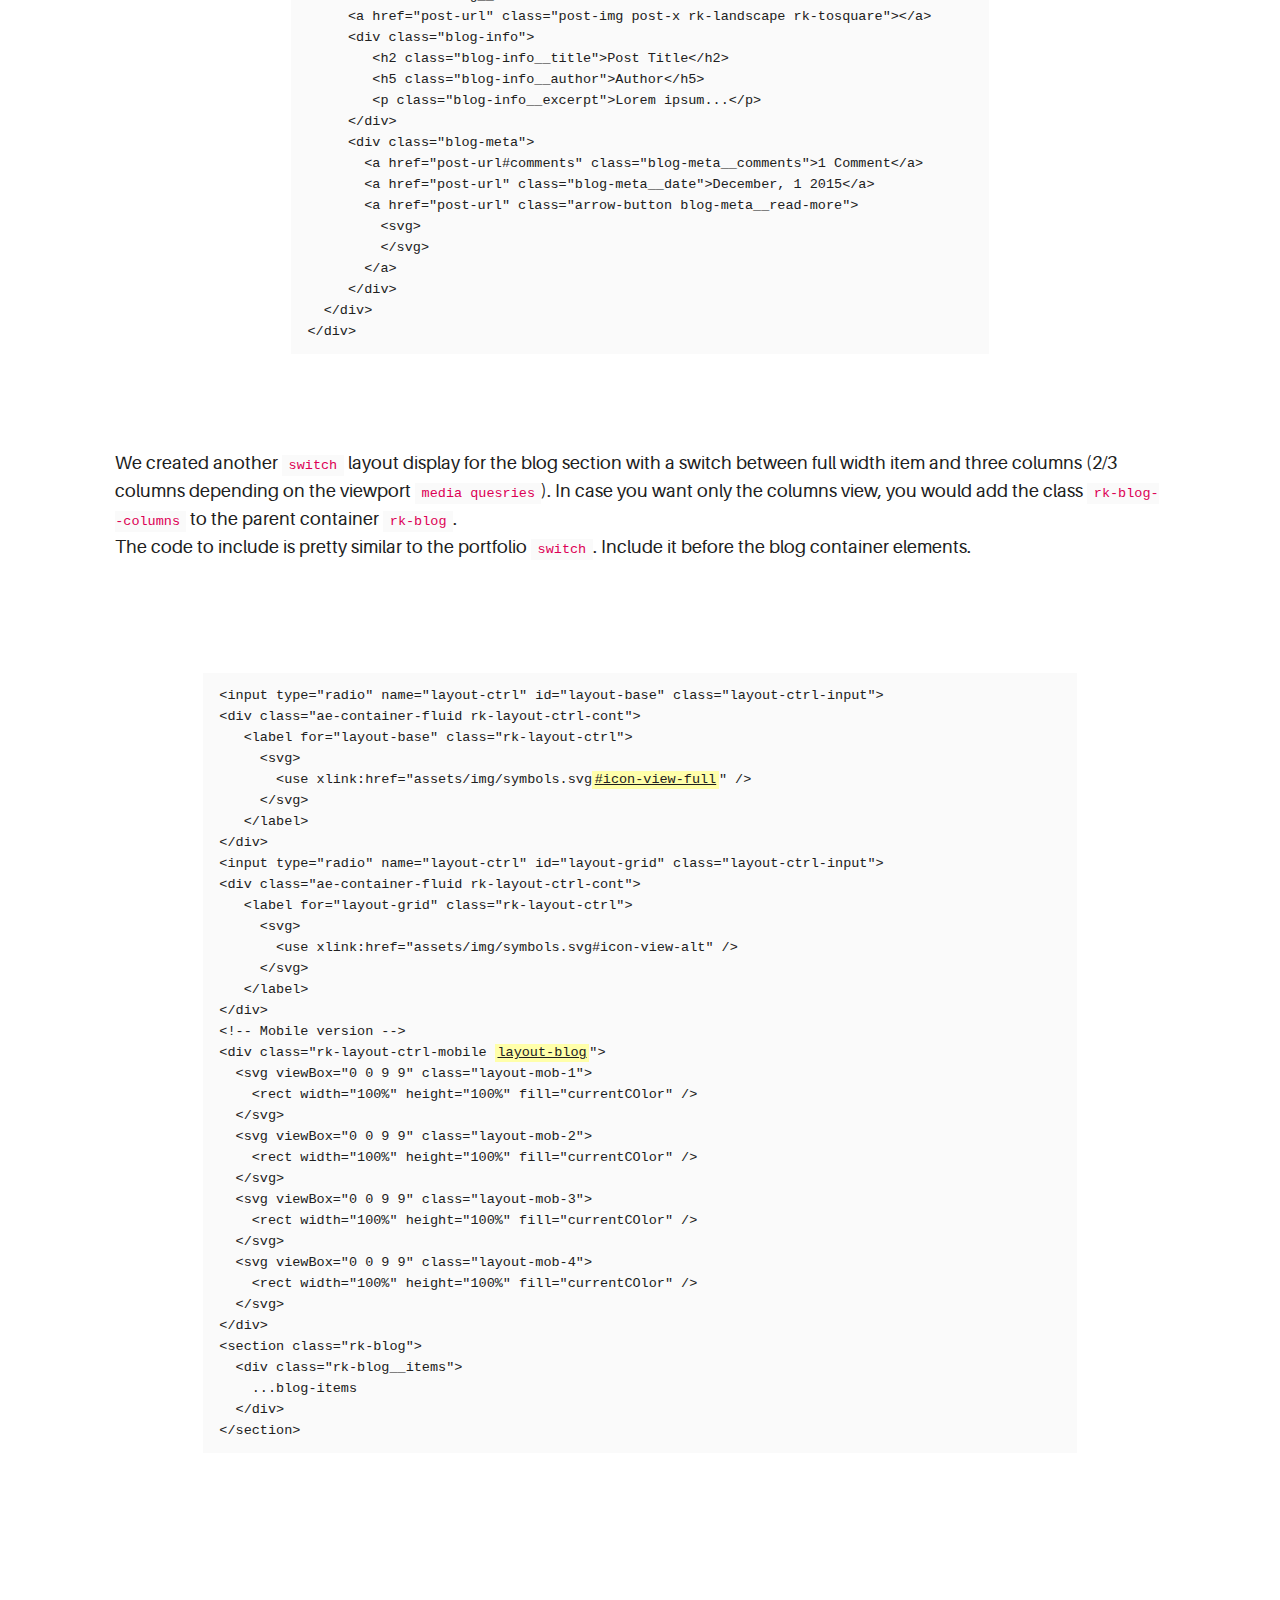
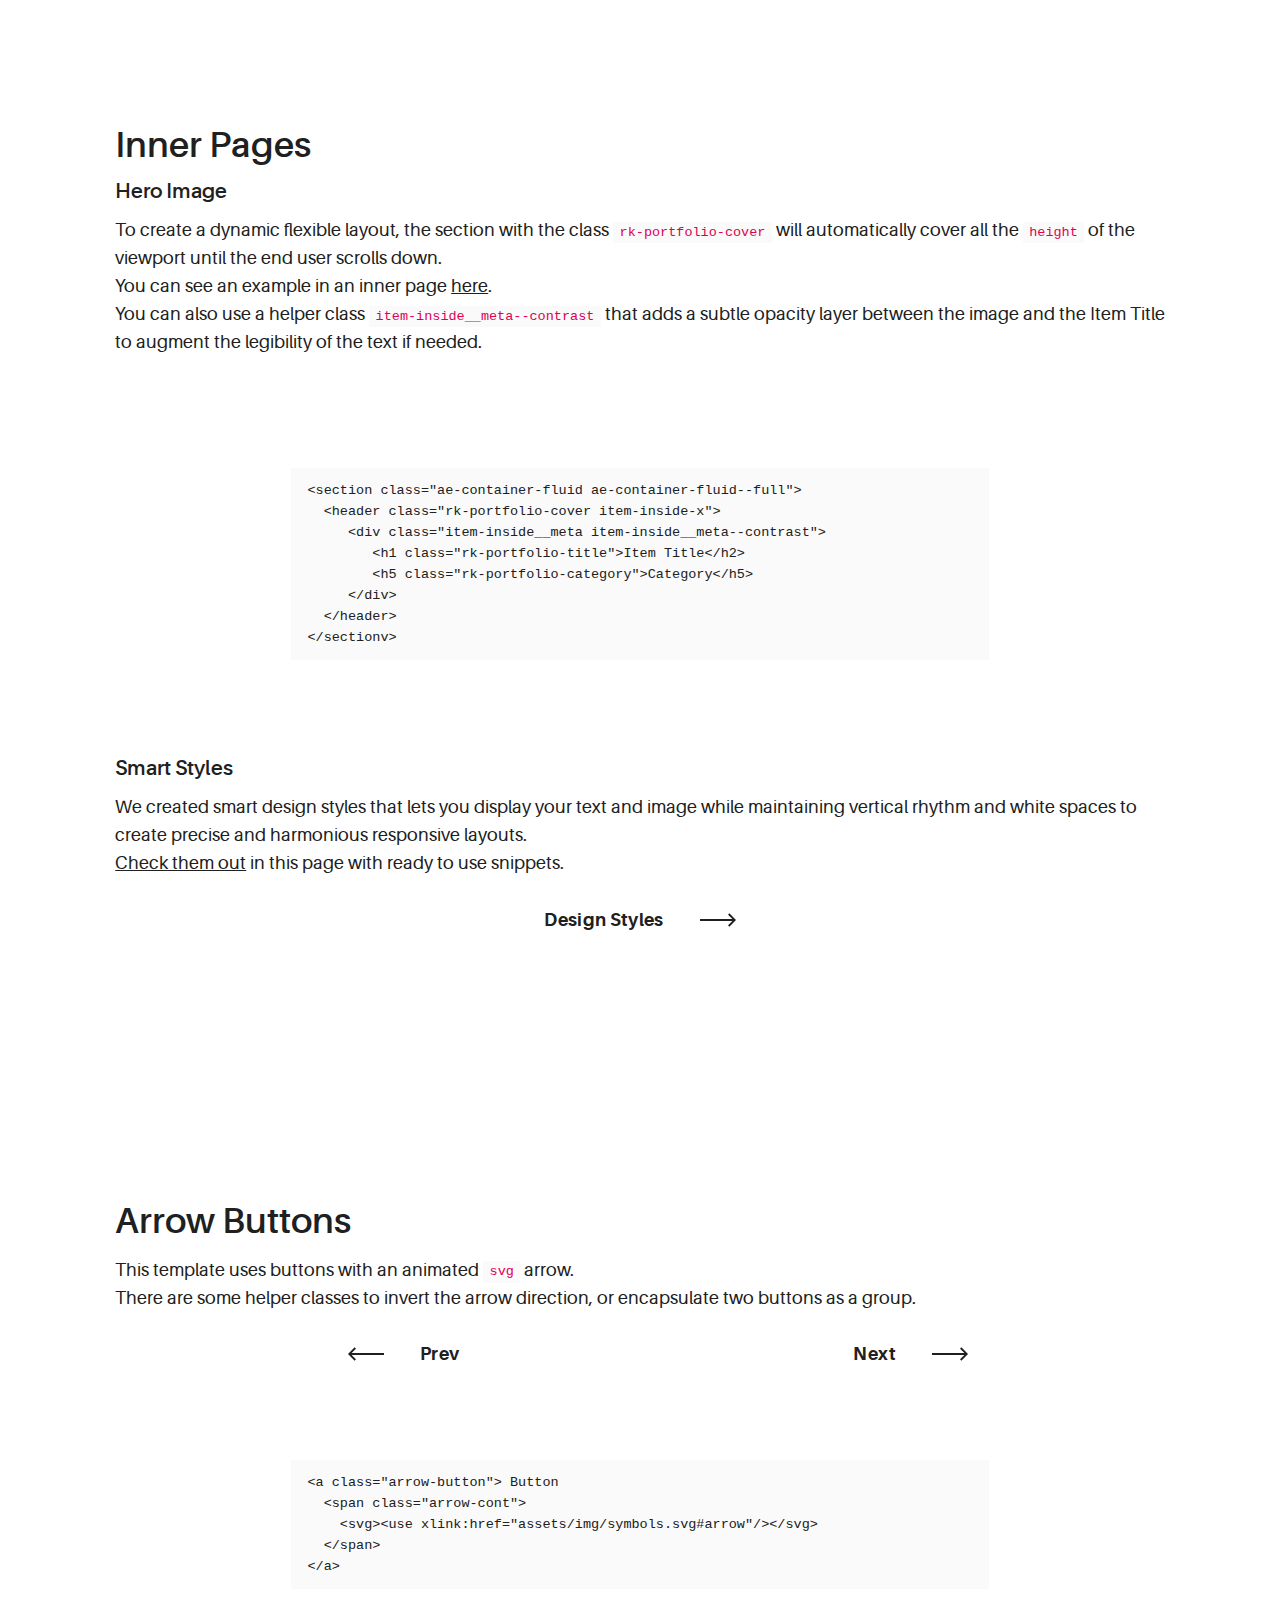
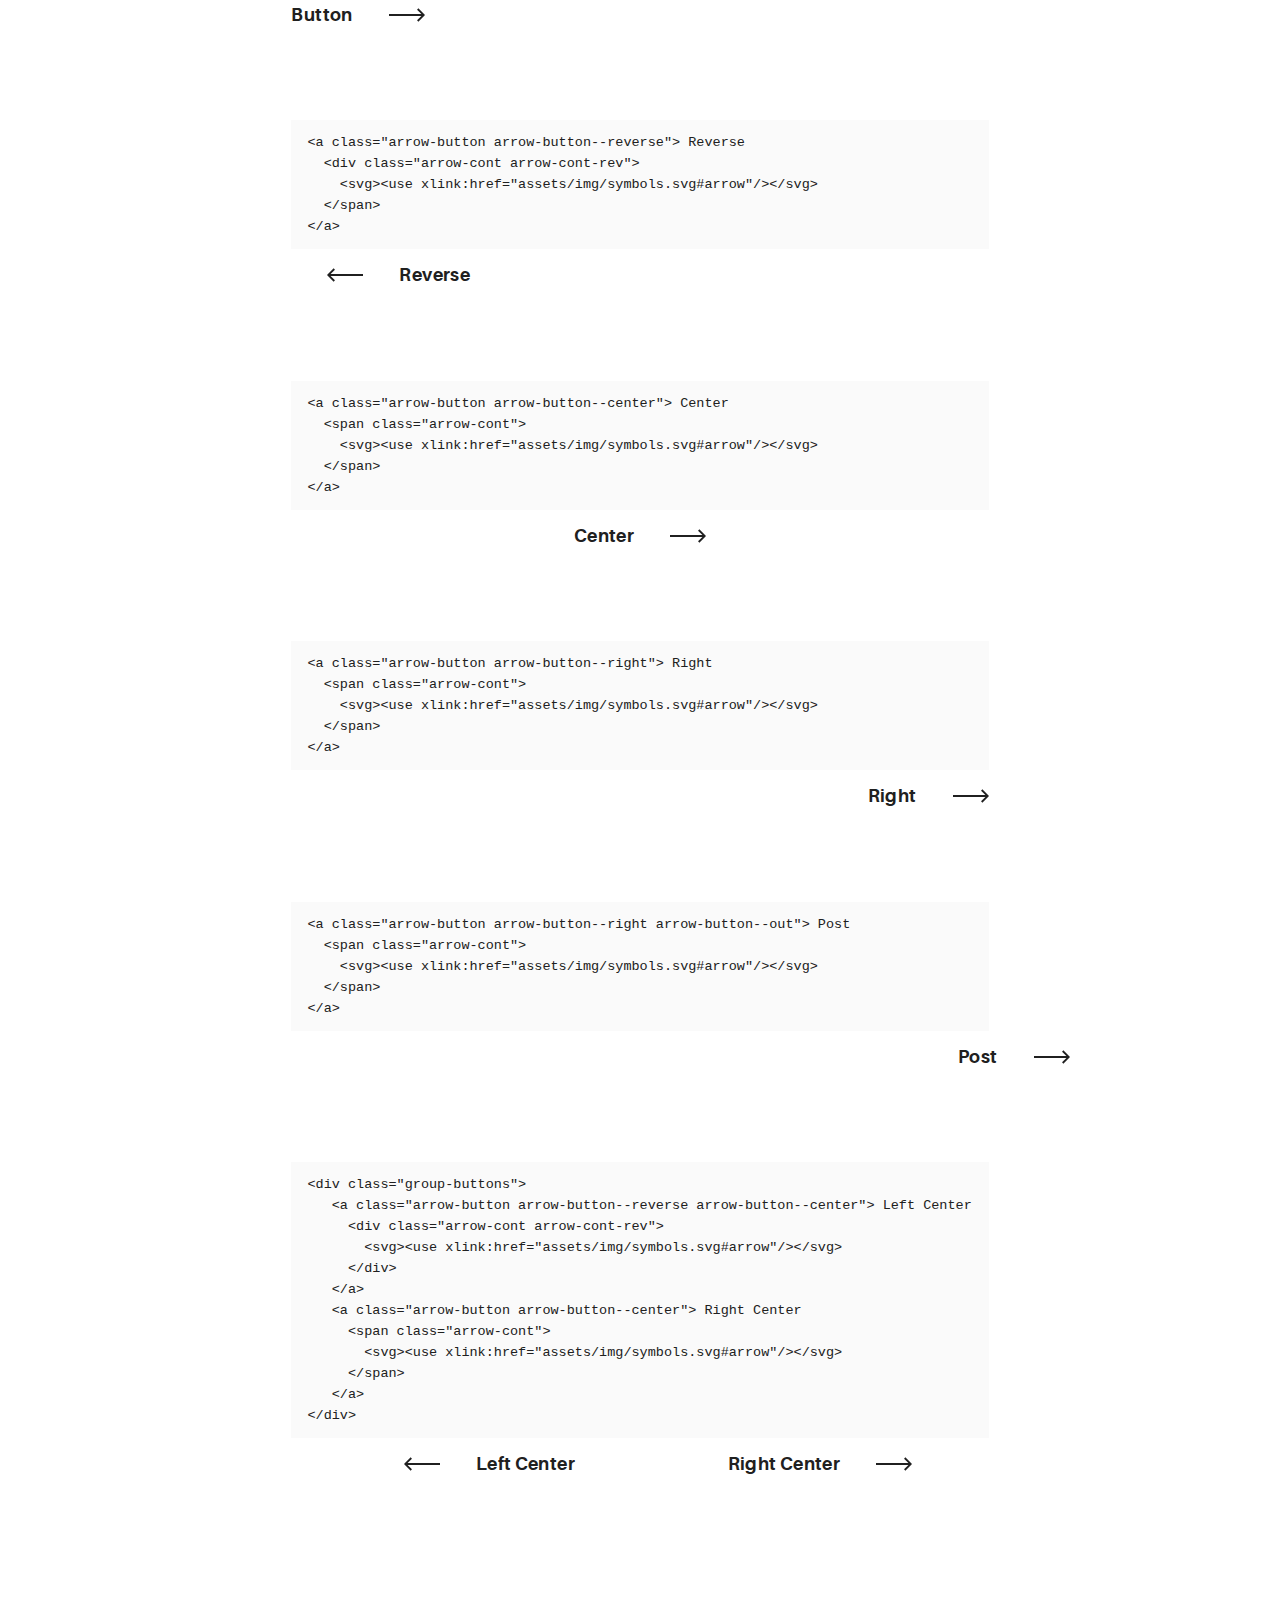
<file: HTML_Template/documentation.html>
<!DOCTYPE html>
<html>
  <head>
    <meta name="viewport" content="width=device-width, initial-scale=1.0">
    <meta charset="UTF-8">
    <title>Urku Portfolio :: Pixeden</title>
    <link rel="icon" type="image/svg+xml" href="assets/img/urku-ico.svg">
    <link rel="stylesheet" href="assets/css/aurora-pack.min.css">
    <link rel="stylesheet" href="assets/css/aurora-theme-base.min.css">
    <link rel="stylesheet" href="assets/css/urku.css">
  </head>
  <body class="top-fixed">
    <header class="ae-container-fluid ae-container-fluid--full rk-header ">
      <input type="checkbox" id="mobile-menu" class="rk-mobile-menu">
      <label for="mobile-menu">
        <svg>
          <use xlink:href="assets/img/symbols.svg#bar"></use>
        </svg>
        <svg>
          <use xlink:href="assets/img/symbols.svg#bar"></use>
        </svg>
        <svg>
          <use xlink:href="assets/img/symbols.svg#bar"></use>
        </svg>
      </label>
      <div class="ae-container-fluid rk-topbar">
        <h1 class="rk-logo"><a href="index.html">urku portfolio<sup>tm</sup></a></h1>
        <nav class="rk-navigation">
          <ul class="rk-menu">
            <li class="rk-menu__item"><a href="index.html" class="rk-menu__link">Home</a>
            </li>
            <li class="rk-menu__item"><a href="portfolio.html" class="rk-menu__link">Portfolio</a>
              <nav class="rk-menu__sub">
                <ul class="rk-container">
                  <li class="rk-menu__item"><a href="portfolio.html" class="rk-menu__link">Flex</a></li>
                  <li class="rk-menu__item"><a href="portfolio-alt.html" class="rk-menu__link">Switch</a></li>
                  <li class="rk-menu__item"><a href="portfolio-raw.html" class="rk-menu__link">Static</a></li>
                  <li class="rk-menu__item"><a href="portfolio-masonry.html" class="rk-menu__link">Masonry</a></li>
                </ul>
              </nav>
            </li>
            <li class="rk-menu__item"><a href="blog.html" class="rk-menu__link">Blog</a>
            </li>
            <li class="active rk-menu__item"><a href="#0" class="rk-menu__link">Pages</a>
              <nav class="rk-menu__sub">
                <ul class="rk-container">
                  <li class="rk-menu__item"><a href="about.html" class="rk-menu__link">About</a></li>
                  <li class="rk-menu__item"><a href="documentation.html" class="rk-menu__link">Documentation</a></li>
                  <li class="rk-menu__item"><a href="design-styles.html" class="rk-menu__link">Design Styles</a></li>
                </ul>
              </nav>
            </li>
            <li class="rk-menu__item"><a href="contact.html" class="rk-menu__link">Contact Us</a>
            </li>
          </ul>
          <form class="rk-search">
            <input type="text" placeholder="Search" id="urku-search" class="rk-search-field">
            <label for="urku-search">
              <svg>
                <use xlink:href="assets/img/symbols.svg#icon-search"></use>
              </svg>
            </label>
          </form>
        </nav>
      </div>
    </header>
    <style>
      .hash-link {
        position: relative;
      }
      .hash-link:before {
        content: '#';
        opacity: 0;
        position: absolute;
        right: 100%;
        transform: translatex(.25em);
        transition: .3s;
      }
      .hash-link:hover:before {
        opacity: 1;
        transform: translatex(0);
      }
      
      .layout-ctrl-input:checked + .demo-switch {
        color: #a0a0a0;
      }
      .demo-switch {
        cursor: pointer;
        display: none;
        height: 32px;
        transition: color .3s;
        width: 28px;
      }
      .demo-switch:hover {
        color: #a0a0a0;
      }
      .demo-switch svg {
        height: 100%;
        width: 100%;
      }
      
      @media (min-width: 40em) {
        .demo-switch {
          display: inline-block !important;
        }
      }
      
    </style>
    <section class="ae-container-fluid ae-container-fluid--full rk-main">
      <div class="item-inside__meta">
        <h1 class="ae-u-bolder rk-portfolio-title ">Documentation</h1>
      </div>
      <div class="ae-container-fluid ae-container-fluid--inner">
        <div class="ae-grid ae-grid au-xs-ptp-1">
          <div class="ae-grid__item item-lg-12">
            <h2 id="portfolio-items"><a href="#portfolio-items" class="hash-link">Portfolio Items</a>
            </h2>
            <h3 id="static-items"><a href="#static-items" class="hash-link">Static Items</a>
            </h3>
            <p>You can create a static portfolio page by using our grid system <a href="http://themes-pixeden.com/aurora-kit/grid.html" class="au-underline">Aurora</a>, creating the grid structure with <code>ae-grid</code>, adding your items with <code>ae-grid__item</code>and <a href="http://themes-pixeden.com/aurora-kit/grid.html" class="au-underline">customizing</a> it as you want. </p>
            <div class="ae-grid">
              <div class="ae-grid__item item-lg-4"><a href="portfolio-item.html" class="rk-item"><img src="assets/img/project-1.jpg" alt="">
                  <div class="item-meta">
                    <h2>Essential Stationery</h2>
                    <p>Branding</p>
                  </div></a></div>
              <div class="ae-grid__item item-lg-4"><a href="portfolio-item.html" class="rk-item"><img src="assets/img/project-4.jpg" alt="">
                  <div class="item-meta">
                    <h2>Tumblr hammock</h2>
                    <p>Packaging</p>
                  </div></a></div>
              <div class="ae-grid__item item-lg-4"><a href="portfolio-item.html" class="rk-item"><img src="assets/img/project-5.jpg" alt="">
                  <div class="item-meta">
                    <h2>Biodiesel etsy</h2>
                    <p>Branding</p>
                  </div></a></div>
            </div>
          </div>
        </div>
        <div class="ae-grid au-xs-ptp-1">
          <div class="ae-grid__item item-lg-8 item-lg--offset-2">
            <pre><code>&lt;div class=&quot;ae-grid&quot;&gt; 
   &lt;!-- first column --&gt;
   &lt;div class=&quot;ae-grid__item item-lg-4&quot;&gt; 
     &lt;a href=&quot;item-url&quot; class=&quot;rk-item&quot;&gt;
       &lt;img src=&quot;img-url&quot; /&gt;
       &lt;span class=&quot;item-meta&quot;&gt;
         &lt;h2&gt;Title&lt;/h2&gt;
         &lt;p&gt;Category&lt;/p&gt;
       &lt;/span&gt;
     &lt;/a&gt;
   &lt;/div&gt;
   &nbsp;
   &lt;!-- other columns... --&gt;
&lt;/div&gt;</code></pre>
          </div>
        </div>
        <div class="ae-grid ae-grid au-xs-ptp-1">
          <div class="ae-grid__item item-lg-12">
            <h3 id="masonry-items"><a href="#masonry-items" class="hash-link">Masonry Items</a>
            </h3>
            <p>You can also use the <a href="http://themes-pixeden.com/aurora-kit/grid.html#masonry-grid" class="au-underline">Masonry</a> grid style of <a href="http://themes-pixeden.com/aurora-kit/grid.html" class="au-underline">Aurora</a>. Create a <code>ae-masonry</code> container and add each item with the class<code>ae-masonry__item</code>. You can also set the number of columns for each viewport.</p>
            <div class="ae-masonry ae-masonry-md-2"><a href="portfolio-item.html" class="rk-item ae-masonry__item"><img src="assets/img/project-1.jpg" alt="">
                <div class="item-meta">
                  <h2>Essential Stationery</h2>
                  <p>Branding</p>
                </div></a><a href="portfolio-item.html" class="rk-item ae-masonry__item"><img src="assets/img/project-2.jpg" alt="">
                <div class="item-meta">
                  <h2>Pickled Tousled</h2>
                  <p>Art Direction</p>
                </div></a><a href="portfolio-item.html" class="rk-item ae-masonry__item"><img src="assets/img/project-3.jpg" alt="">
                <div class="item-meta">
                  <h2>Waistcoat vegan</h2>
                  <p>Graphic Design</p>
                </div></a><a href="portfolio-item.html" class="rk-item ae-masonry__item"><img src="assets/img/project-4.jpg" alt="">
                <div class="item-meta">
                  <h2>Tumblr hammock</h2>
                  <p>Packaging</p>
                </div></a>
            </div>
          </div>
        </div>
        <div class="ae-grid au-xs-ptp-1">
          <div class="ae-grid__item item-lg-8 item-lg--offset-2">
            <pre><code>&lt;div class=&quot;ae-masonry ae-masonry-md-2 ae-masonry-xl-4&quot;&gt; 
   &lt;a href=&quot;item-url&quot; class=&quot;rk-item <ins>ae-masonry__item</ins>&quot;&gt;
     &lt;img src=&quot;img-url&quot; /&gt;
     &lt;span class=&quot;item-meta&quot;&gt;
       &lt;h2&gt;Title&lt;/h2&gt;
       &lt;p&gt;Category&lt;/p&gt;
     &lt;/span&gt;
   &lt;/a&gt;
 &nbsp;
 &lt;!-- other items... --&gt;
&lt;/div&gt;</code></pre>
          </div>
        </div>
        <div class="ae-grid ae-grid au-xs-ptp-1">
          <div class="ae-grid__item item-lg-12">
            <h3 id="flexible-items"><a href="#flexible-items" class="hash-link">Flexible Items</a>
            </h3>
            <p>The special portfolio items we are using in Urku Portfolio adapt in a <a href="https://developer.mozilla.org/en-US/docs/Web/CSS/CSS_Flexible_Box_Layout/Using_CSS_flexible_boxes" target="_balnk" class="au-underline">flexible</a> way to the viewport, alowing them for instance to resize to new <a href="#switch-layout" class="au-underline">layout switches</a>. Just add the class <code>rk-item--flex </code> along the <code>rk-item</code> class on each items, inside the flex container with the <code>rk-portfolio__items</code> class.<br>Those flexible items are implemented as <code>background-image</code> with incremental numbered classes like <code>item-{number}</code> to set the specific <code>background-image</code> for each item.</p>
          </div>
        </div>
        <div class="rk-portfolio__items"><a href="portfolio-item.html" class="item-1 rk-item rk-item--flex"><span class="item-meta">
              <h2>Essential Stationery</h2>
              <p>Branding</p></span></a><a href="portfolio-item.html" class="item-2 rk-item rk-item--flex"><span class="item-meta">
              <h2>Pickled Tousled</h2>
              <p>Art Direction</p></span></a><a href="portfolio-item.html" class="item-3 rk-item rk-item--flex"><span class="item-meta">
              <h2>Waistcoat vegan</h2>
              <p>Graphic Design</p></span></a><a href="portfolio-item.html" class="item-4 rk-item rk-item--flex"><span class="item-meta">
              <h2>Tumblr hammock</h2>
              <p>Packaging</p></span></a><a href="portfolio-item.html" class="item-5 rk-item rk-item--flex"><span class="item-meta">
              <h2>Biodiesel etsy</h2>
              <p>Branding</p></span></a>
        </div>
        <div class="ae-grid au-xs-ptp-1">
          <div class="ae-grid__item item-lg-8 item-lg--offset-2">
            <pre><code>&lt;div class=&quot;rk-portfolio__items&quot;&gt; 
  &lt;a href=&quot;item-url&quot; class=&quot;rk-item <ins>rk-item--flex</ins> item-1&quot;&gt;
     &lt;span class=&quot;item-meta&quot;&gt;
        &lt;h2&gt;Title&lt;/h2&gt;
        &lt;p&gt;Category&lt;/p&gt;
     &lt;/span&gt;
  &lt;/a&gt;
  &lt;a href=&quot;item-url&quot; class=&quot;rk-item item-2&quot;&gt;
    ...
  &lt;/a&gt;
  ...
&lt;/div&gt;</code></pre>
          </div>
        </div>
        <div class="ae-grid au-xs-ptp-1">
          <div class="ae-grid__item item-lg-8 item-lg--offset-2"><span><small>CSS <code>background-image</code> example.</small></span>
            <pre><code>.item-2 {
  background-image: url('path/to/img/');
}</code></pre>
          </div>
        </div>
        <div class="ae-grid au-xs-ptp-1">
          <div class="ae-grid__item item-lg-12">
            <h3 id="advanced-layouts"><a href="#advanced-layouts" class="hash-link">Advanced Layouts</a>
            </h3>
            <p>Our flexible items can be modified easily to create original custom advanced layouts.<br>A series of class allows you to modify the item size, aspect ratio and create smart item containers for precise layouts.</p>
            <h5 id="size" class="ae-u-bolder"><a href="#size" class="hash-link">Size</a>
            </h5>
            <p>Based on a 12 columns grid, you can control the size in columns with the class <code>rk-size-{cols}</code>, for example <code>rk-size-6</code> would fill half a row (6 columns of 12).</p>
            <div class="rk-portfolio__items">
              <div class="rk-item rk-item--flex item-10 rk-size-4"></div>
              <div class="rk-item rk-item--flex item-1 rk-size-8"></div>
            </div>
          </div>
        </div>
        <div class="ae-grid au-xs-ptp-1">
          <div class="ae-grid__item item-lg-8 item-lg--offset-2">
            <pre><code>&lt;div class=&quot;rk-portfolio__items&quot;&gt; 
  &lt;div class=&quot;rk-item item-10 <ins>rk-size-4</ins>&quot;&gt;
    &lt;!-- Item meta --&gt;
  &lt;/div&gt;
  &lt;div class=&quot;rk-item item-1 <ins>rk-size-8</ins>&quot;&gt;
    &lt;!-- Item meta --&gt;
  &lt;/div&gt;
&lt;/div&gt;</code></pre>
          </div>
        </div>
        <div class="ae-grid au-xs-ptp-1">
          <div class="ae-grid__item item-lg-12">
            <h5 id="aspect-ratio" class="ae-u-bolder"><a href="#aspect-ratio" class="hash-link">Aspect Ratio</a>
            </h5>
            <p>You can control the aspect ratio and create different display view for the item. There are three aspect modifiers classes that are <code>rk-landscape</code>, <code>rk-portrait</code>or <code>rk-square</code>. Look below the previous example with a modifier. <br>Those helpers will let you create and control your flexible design layout and tweak it as necessary.</p>
            <div class="rk-portfolio__items">
              <div class="rk-item rk-item--flex item-10 rk-size-4"></div>
              <div class="rk-item rk-item--flex item-1 rk-size-8 rk-landscape"></div>
            </div>
          </div>
        </div>
        <div class="ae-grid au-xs-ptp-1 au-xs-pbp-1">
          <div class="ae-grid__item item-lg-8 item-lg--offset-2">
            <pre><code>&lt;div class=&quot;rk-portfolio__items&quot;&gt; 
  &lt;div class=&quot;rk-item item-10 rk-size-4
    &lt;!-- Item meta --&gt;
  &lt;/div&gt;
  &lt;div class=&quot;rk-item item-1 rk-size-8 <ins>rk-landscape</ins>&quot;&gt;
    &lt;!-- Item meta --&gt;
  &lt;/div&gt;
&lt;/div&gt;</code></pre>
          </div>
        </div>
        <div class="ae-grid ae-grid">
          <div class="ae-grid__item item-lg-12">
            <h5 id="hover-style"><a href="#hover-style" class="hash-link">Hover Style</a>
            </h5>
            <p>When hovering on an item a "Blend Mode" is applied to create a subtle effect. This is applied to the image through the CSS property <code>background-blend-mode</code>. This creates a special Black &amp; White and Brightness effect.<br>We also add an extra layer when <code>item-meta</code> is used, to create a white semi transparent layer to help with text legibility.</p>
            <div class="ae-grid au-xs-pbp-1">
              <div class="ae-grid__item item-lg-8 item-lg--offset-2">
                <div class="rk-portfolio__items"><a href="#0" class="rk-item rk-item--flex item-7"></a><a href="#0" class="rk-item rk-item--flex item-8 rk-landscape">
                    <div class="item-meta">
                      <h2>Trust fund</h2>
                      <p>Packaging</p>
                    </div></a></div>
                <p><small> This effect is not visible in Safari browser as it has for now only partial support for blend modes.</small></p>
              </div>
            </div>
          </div>
        </div>
        <div class="ae-grid au-xs-ptp-1">
          <div class="ae-grid__item item-lg-12">
            <h5 id="smart-item-containers" class="ae-u-bolder"><a href="#smart-item-containers" class="hash-link">Smart Item Containers</a>
            </h5>
            <p>You can create complex layouts holding items in smart containers with the class <code>rk-items-cont</code>.</p>
            <div class="rk-portfolio__items">
              <div class="rk-items-cont rk-size-6">
                <div class="rk-item rk-item--flex item-4 rk-landscape"></div>
                <div class="rk-item rk-item--flex item-5 rk-landscape"></div>
              </div>
              <div class="rk-item rk-item--flex item-6"></div>
            </div>
          </div>
        </div>
        <div class="ae-grid au-xs-ptp-1">
          <div class="ae-grid__item item-lg-8 item-lg--offset-2">
            <pre><code>&lt;div class=&quot;rk-portfolio__items&quot;&gt; 
  &lt;div class=&quot;<ins>rk-items-cont</ins> rk-size-6&quot;&gt;
     &lt;div class=&quot;rk-item item-4 rk-landscape&quot;&gt;
       &lt;!-- Item meta --&gt;
     &lt;/div&gt;
     &lt;div class=&quot;rk-item item-5 rk-landscape&quot;&gt;
       &lt;!-- Item meta --&gt;
     &lt;/div&gt;
  &lt;/div&gt;
  &lt;div class=&quot;rk-item item-6&quot;&gt;
    &lt;!-- Item meta --&gt;
  &lt;/div&gt;
&lt;/div&gt;</code></pre>
            <p> <small>Look that for <code>item-6</code> we did not declare a <code>size</code> helper because the smart container make it fill the remaining available space. This lets you create precise layouts.</small></p>
          </div>
        </div>
        <div class="ae-grid au-xs-ptp-1">
          <div class="ae-grid__item item-lg-12">
            <h5 id="switch-layout" class="ae-u-bolder"><a href="#switch-layout" class="hash-link">Switch Layout</a>
            </h5>
            <p>The switch layout is an advanced use of our flexible items that lets the end-user switch between two layouts with only CSS, this is set-up with each portfolio item through classes.<br>Just add the <code>size</code> and <code>aspect-ratio</code> you want for the alternate item layout with <code>rk-tosize-{cols}</code> for the columns, and <code>rk-tolandscape</code>, <code>rk-toportrait</code> and <code>rk-tosquare</code> for the aspect ratio. <br>Try it by clicking on the switch icons below.</p>
          </div>
        </div>
        <div class="au-xs-ta-center">
          <input type="radio" name="layout-ctrl" checked id="layout-base" class="layout-ctrl-input">
          <label for="layout-base" class="demo-switch">
            <svg>
              <use xlink:href="assets/img/symbols.svg#icon-view-default"></use>
            </svg>
          </label>
          <input type="radio" name="layout-ctrl" id="layout-grid" class="layout-ctrl-input">
          <label for="layout-grid" class="demo-switch">
            <svg>
              <use xlink:href="assets/img/symbols.svg#icon-view-alt"></use>
            </svg>
          </label>
          <section class="rk-portfolio">
            <div class="rk-portfolio__items">
              <div class="rk-items-cont rk-size-6 rk-tosize-8">
                <div class="rk-item rk-item--flex item-4 rk-tosize-6 rk-landscape">
                  <div class="item-meta">
                    <h2>Tumblr hammock</h2>
                    <p>Packaging</p>
                  </div>
                </div>
                <div class="rk-item rk-item--flex item-5 rk-tosize-6 rk-landscape">
                  <div class="item-meta">
                    <h2>Biodiesel etsy</h2>
                    <p>Branding</p>
                  </div>
                </div>
              </div>
              <div class="rk-item rk-item--flex item-6 rk-tosize-4">
                <div class="item-meta">
                  <h2>Gentrify artisan</h2>
                  <p>Graphic Design</p>
                </div>
              </div>
            </div>
          </section>
        </div>
        <div class="ae-grid au-xs-ptp-1">
          <div class="ae-grid__item item-lg-8 item-lg--offset-2">
            <pre><code>&lt;div class=&quot;rk-portfolio__items&quot;&gt; 
  &lt;div class=&quot;rk-items-cont rk-size-6 <ins>rk-tosize-8</ins>&quot;&gt;
     &lt;div class=&quot;rk-item item-4 <ins>rk-tosize-6</ins> rk-landscape&quot;&gt;
       &lt;!-- Item meta --&gt;
     &lt;/div&gt;
     &lt;div class=&quot;rk-item item-5 <ins>rk-tosize-6</ins> rk-landscape&quot;&gt;
       &lt;!-- Item meta --&gt;
     &lt;/div&gt;
  &lt;/div&gt;
  &lt;div class=&quot;rk-item item-6 <ins>rk-tosize-4</ins>&quot;&gt;
    &lt;!-- Item meta --&gt;
  &lt;/div&gt;
&lt;/div&gt;</code></pre>
          </div>
        </div>
        <div class="ae-grid au-xs-ptp-1">
          <div class="ae-grid__item item-lg-10 item-lg--offset-1"><span> <small>To display the switch you can include the <code>radio</code> inputs, its <code>labels</code> and if needed, the mobile version in <code>svg</code>, before the portfolio container.</small></span>
            <pre><code>&lt;input type=&quot;radio&quot; name=&quot;layout-ctrl&quot; id=&quot;layout-base&quot; class=&quot;layout-ctrl-input&quot;&gt; 
&lt;div class=&quot;ae-container-fluid rk-layout-ctrl-cont&quot;&gt;
   &lt;label for=&quot;layout-base&quot; class=&quot;rk-layout-ctrl&quot;&gt;
     &lt;svg&gt;
       &lt;use xlink:href=&quot;assets/img/symbols.svg#icon-view-default&quot; /&gt;
     &lt;/svg&gt;
   &lt;/label&gt;
&lt;/div&gt;
&lt;input type=&quot;radio&quot; name=&quot;layout-ctrl&quot; id=&quot;layout-grid&quot; class=&quot;layout-ctrl-input&quot;&gt; 
&lt;div class=&quot;ae-container-fluid rk-layout-ctrl-cont&quot;&gt;
   &lt;label for=&quot;layout-grid&quot; class=&quot;rk-layout-ctrl&quot;&gt;
     &lt;svg&gt;
       &lt;use xlink:href=&quot;assets/img/symbols.svg#icon-view-alt&quot; /&gt;
     &lt;/svg&gt;
   &lt;/label&gt;
&lt;/div&gt;
&lt;!-- Mobile version --&gt;
&lt;div class=&quot;rk-layout-ctrl-mobile&quot;&gt;
  &lt;svg viewBox=&quot;0 0 9 9&quot; class=&quot;layout-mob-1&quot;&gt;
    &lt;rect width=&quot;100%&quot; height=&quot;100%&quot; fill=&quot;currentCOlor&quot; /&gt;
  &lt;/svg&gt;
  &lt;svg viewBox=&quot;0 0 9 9&quot; class=&quot;layout-mob-2&quot;&gt;
    &lt;rect width=&quot;100%&quot; height=&quot;100%&quot; fill=&quot;currentCOlor&quot; /&gt;
  &lt;/svg&gt;
  &lt;svg viewBox=&quot;0 0 9 9&quot; class=&quot;layout-mob-3&quot;&gt;
    &lt;rect width=&quot;100%&quot; height=&quot;100%&quot; fill=&quot;currentCOlor&quot; /&gt;
  &lt;/svg&gt;
  &lt;svg viewBox=&quot;0 0 9 9&quot; class=&quot;layout-mob-4&quot;&gt;
    &lt;rect width=&quot;100%&quot; height=&quot;100%&quot; fill=&quot;currentCOlor&quot; /&gt;
  &lt;/svg&gt;
&lt;/div&gt;
&lt;section class=&quot;rk-portfolio&quot;&gt;
  &lt;div class=&quot;rk-portfolio__items&quot;&gt;
    ...items
  &lt;/div&gt;
&lt;/section&gt;</code></pre>
          </div>
        </div>
        <div class="ae-grid ae-grid au-xs-ptp-3">
          <div class="ae-grid__item item-lg-12">
            <h2 id="blog-items"><a href="#blog-items" class="hash-link">Blog items</a>
            </h2>
            <p>The Blog item uses a similar markup than the Portfolio items, with additional blog related content.</p>
            <p>The <code>post-img</code> accepts the same <code>aspect-ratio</code> classes, and control for the switch layouts.<br>We also use a <code>blog-info</code> section, with <code>blog-info__title</code>, <code>blog-info__author</code> and <code>blog-info__excerpt</code>. And a <code>blog-meta</code> section with <code>blog-meta__comments</code>, <code>blog-meta__date</code> and <code>blog-meta__read-more</code><small>[ as an <code>arrow-button</code> ]</small>.</p>
            <div class="ae-grid au-xs-ptp-1 au-xs-pbp-1">
              <div class="ae-grid__item item-lg-8 item-lg--offset-2">
                <pre><code>&lt;div class=&quot;rk-blog__items&quot;&gt; 
  &lt;div class=&quot;rk-blog__item&quot;&gt;
     &lt;a href=&quot;post-url&quot; class=&quot;post-img post-x rk-landscape rk-tosquare&quot;&gt;&lt;/a&gt;
     &lt;div class=&quot;blog-info&quot;&gt;
        &lt;h2 class=&quot;blog-info__title&quot;&gt;Post Title&lt;/h2&gt;
        &lt;h5 class=&quot;blog-info__author&quot;&gt;Author&lt;/h5&gt;
        &lt;p class=&quot;blog-info__excerpt&quot;&gt;Lorem ipsum...&lt;/p&gt;
     &lt;/div&gt;
     &lt;div class=&quot;blog-meta&quot;&gt;
       &lt;a href=&quot;post-url#comments&quot; class=&quot;blog-meta__comments&quot;&gt;1 Comment&lt;/a&gt;
       &lt;a href=&quot;post-url&quot; class=&quot;blog-meta__date&quot;&gt;December, 1 2015&lt;/a&gt;
       &lt;a href=&quot;post-url&quot; class=&quot;arrow-button blog-meta__read-more&quot;&gt;
         &lt;svg&gt;
         &lt;/svg&gt;
       &lt;/a&gt;
     &lt;/div&gt;
  &lt;/div&gt;
&lt;/div&gt;</code></pre>
              </div>
            </div>
            <p>We created another <code>switch</code> layout display for the blog section with a switch between full width item and three columns (2/3 columns depending on the viewport <code>media quesries</code>). In case you want only the columns view, you would add the class <code>rk-blog--columns</code> to the parent container <code>rk-blog</code>.<br>The code to include is pretty similar to the portfolio  <code>switch</code>. Include it before the blog container elements.</p>
          </div>
        </div>
        <div class="ae-grid au-xs-ptp-1">
          <div class="ae-grid__item item-lg-10 item-lg--offset-1">
            <pre><code>&lt;input type=&quot;radio&quot; name=&quot;layout-ctrl&quot; id=&quot;layout-base&quot; class=&quot;layout-ctrl-input&quot;&gt; 
&lt;div class=&quot;ae-container-fluid rk-layout-ctrl-cont&quot;&gt;
   &lt;label for=&quot;layout-base&quot; class=&quot;rk-layout-ctrl&quot;&gt;
     &lt;svg&gt;
       &lt;use xlink:href=&quot;assets/img/symbols.svg<ins>#icon-view-full</ins>&quot; /&gt;
     &lt;/svg&gt;
   &lt;/label&gt;
&lt;/div&gt;
&lt;input type=&quot;radio&quot; name=&quot;layout-ctrl&quot; id=&quot;layout-grid&quot; class=&quot;layout-ctrl-input&quot;&gt; 
&lt;div class=&quot;ae-container-fluid rk-layout-ctrl-cont&quot;&gt;
   &lt;label for=&quot;layout-grid&quot; class=&quot;rk-layout-ctrl&quot;&gt;
     &lt;svg&gt;
       &lt;use xlink:href=&quot;assets/img/symbols.svg#icon-view-alt&quot; /&gt;
     &lt;/svg&gt;
   &lt;/label&gt;
&lt;/div&gt;
&lt;!-- Mobile version --&gt;
&lt;div class=&quot;rk-layout-ctrl-mobile <ins>layout-blog</ins>&quot;&gt;
  &lt;svg viewBox=&quot;0 0 9 9&quot; class=&quot;layout-mob-1&quot;&gt;
    &lt;rect width=&quot;100%&quot; height=&quot;100%&quot; fill=&quot;currentCOlor&quot; /&gt;
  &lt;/svg&gt;
  &lt;svg viewBox=&quot;0 0 9 9&quot; class=&quot;layout-mob-2&quot;&gt;
    &lt;rect width=&quot;100%&quot; height=&quot;100%&quot; fill=&quot;currentCOlor&quot; /&gt;
  &lt;/svg&gt;
  &lt;svg viewBox=&quot;0 0 9 9&quot; class=&quot;layout-mob-3&quot;&gt;
    &lt;rect width=&quot;100%&quot; height=&quot;100%&quot; fill=&quot;currentCOlor&quot; /&gt;
  &lt;/svg&gt;
  &lt;svg viewBox=&quot;0 0 9 9&quot; class=&quot;layout-mob-4&quot;&gt;
    &lt;rect width=&quot;100%&quot; height=&quot;100%&quot; fill=&quot;currentCOlor&quot; /&gt;
  &lt;/svg&gt;
&lt;/div&gt;
&lt;section class=&quot;rk-blog&quot;&gt;
  &lt;div class=&quot;rk-blog__items&quot;&gt;
    ...blog-items
  &lt;/div&gt;
&lt;/section&gt;</code></pre>
          </div>
        </div>
        <div class="ae-grid ae-grid au-xs-ptp-3">
          <div class="ae-grid__item item-lg-12">
            <h2 id="inner-pages"><a href="#inner-pages" class="hash-link">Inner Pages</a>
            </h2>
            <h5 id="hero-image"><a href="#hero-image" class="hash-link">Hero Image</a>
            </h5>
            <p>To create a dynamic flexible layout, the section with the class <code>rk-portfolio-cover</code> will automatically cover all the <code>height</code> of the viewport until the end user scrolls down.<br> You can see an example in an inner page <a href="portfolio-item.html" class="au-underline">here</a>.<br>You can also use a helper class <code>item-inside__meta--contrast</code> that adds a subtle opacity layer between the image and the Item Title to augment the legibility of the text if needed.</p>
          </div>
        </div>
        <div class="ae-grid au-xs-ptp-1">
          <div class="ae-grid__item item-lg-8 item-lg--offset-2">
            <pre><code>&lt;section class=&quot;ae-container-fluid ae-container-fluid--full&quot;&gt; 
  &lt;header class=&quot;rk-portfolio-cover item-inside-x&quot;&gt;
     &lt;div class=&quot;item-inside__meta item-inside__meta--contrast&quot;&gt;
        &lt;h1 class=&quot;rk-portfolio-title&quot;&gt;Item Title&lt;/h2&gt;
        &lt;h5 class=&quot;rk-portfolio-category&quot;&gt;Category&lt;/h5&gt;
     &lt;/div&gt;
  &lt;/header&gt;
&lt;/sectionv&gt;</code></pre>
          </div>
        </div>
        <div class="ae-grid ae-grid au-xs-ptp-1">
          <div class="ae-grid__item item-lg-12">
            <h5 id="smart-styles"><a href="#smart-styles" class="hash-link">Smart Styles</a>
            </h5>
            <p>We created smart design styles that lets you display your text and image while maintaining vertical rhythm and white spaces to create precise and harmonious responsive layouts.<br><a href="design-styles.html" class="au-underline">Check them out</a> in this page with ready to use snippets.</p>
            <div class="group-buttons"><a href="design-styles.html" class="arrow-button arrow-button--center">Design Styles<span class="arrow-cont">
                  <svg>
                    <use xlink:href="assets/img/symbols.svg#arrow"></use>
                  </svg></span></a></div>
          </div>
        </div>
        <div class="ae-grid ae-grid au-xs-ptp-3">
          <div class="ae-grid__item item-lg-12">
            <h2 id="arrow-buttons"><a href="#arrow-buttons" class="hash-link">Arrow Buttons</a>
            </h2>
            <p>This template uses buttons with an animated <code>svg</code> arrow.<br>There are some helper classes to invert the arrow direction, or encapsulate two buttons as a group.</p>
            <div class="group-buttons au-mt-2"><a href="#0" class="arrow-button arrow-button--reverse arrow-button--center">Prev
                <div class="arrow-cont arrow-cont-rev">
                  <svg>
                    <use xlink:href="assets/img/symbols.svg#arrow"></use>
                  </svg>
                </div></a><a href="#0" class="arrow-button arrow-button--center">Next<span class="arrow-cont">
                  <svg>
                    <use xlink:href="assets/img/symbols.svg#arrow"></use>
                  </svg></span></a></div>
          </div>
        </div>
        <div class="ae-grid au-xs-ptp-1">
          <div class="ae-grid__item item-lg-8 item-lg--offset-2">
            <pre><code>&lt;a class=&quot;arrow-button&quot;&gt; Button
  &lt;span class=&quot;arrow-cont&quot;&gt;
    &lt;svg&gt;&lt;use xlink:href=&quot;assets/img/symbols.svg#arrow&quot;/&gt;&lt;/svg&gt;
  &lt;/span&gt;
&lt;/a&gt;</code></pre><a href="#0" class="arrow-button">Button<span class="arrow-cont">
                <svg>
                  <use xlink:href="assets/img/symbols.svg#arrow"></use>
                </svg></span></a>
          </div>
        </div>
        <div class="ae-grid au-xs-ptp-1">
          <div class="ae-grid__item item-lg-8 item-lg--offset-2">
            <pre><code>&lt;a class=&quot;arrow-button arrow-button--reverse&quot;&gt; Reverse
  &lt;div class=&quot;arrow-cont arrow-cont-rev&quot;&gt;
    &lt;svg&gt;&lt;use xlink:href=&quot;assets/img/symbols.svg#arrow&quot;/&gt;&lt;/svg&gt;
  &lt;/span&gt;
&lt;/a&gt;</code></pre><a href="#0" class="arrow-button arrow-button--reverse">Reverse
              <div class="arrow-cont arrow-cont-rev">
                <svg>
                  <use xlink:href="assets/img/symbols.svg#arrow"></use>
                </svg>
              </div></a>
          </div>
        </div>
        <div class="ae-grid au-xs-ptp-1">
          <div class="ae-grid__item item-lg-8 item-lg--offset-2">
            <pre><code>&lt;a class=&quot;arrow-button arrow-button--center&quot;&gt; Center
  &lt;span class=&quot;arrow-cont&quot;&gt;
    &lt;svg&gt;&lt;use xlink:href=&quot;assets/img/symbols.svg#arrow&quot;/&gt;&lt;/svg&gt;
  &lt;/span&gt;
&lt;/a&gt;</code></pre>
            <div class="group-buttons"><a href="#0" class="arrow-button arrow-button--center">Center
                <div class="arrow-cont">
                  <svg>
                    <use xlink:href="assets/img/symbols.svg#arrow"></use>
                  </svg>
                </div></a></div>
          </div>
        </div>
        <div class="ae-grid au-xs-ptp-1">
          <div class="ae-grid__item item-lg-8 item-lg--offset-2">
            <pre><code>&lt;a class=&quot;arrow-button arrow-button--right&quot;&gt; Right
  &lt;span class=&quot;arrow-cont&quot;&gt;
    &lt;svg&gt;&lt;use xlink:href=&quot;assets/img/symbols.svg#arrow&quot;/&gt;&lt;/svg&gt;
  &lt;/span&gt;
&lt;/a&gt;</code></pre>
            <div class="group-buttons"><a href="#0" class="arrow-button arrow-button--right">Right
                <div class="arrow-cont">
                  <svg>
                    <use xlink:href="assets/img/symbols.svg#arrow"></use>
                  </svg>
                </div></a></div>
          </div>
        </div>
        <div class="ae-grid au-xs-ptp-1">
          <div class="ae-grid__item item-lg-8 item-lg--offset-2">
            <pre><code>&lt;a class=&quot;arrow-button arrow-button--right arrow-button--out&quot;&gt; Post
  &lt;span class=&quot;arrow-cont&quot;&gt;
    &lt;svg&gt;&lt;use xlink:href=&quot;assets/img/symbols.svg#arrow&quot;/&gt;&lt;/svg&gt;
  &lt;/span&gt;
&lt;/a&gt;</code></pre>
            <div class="group-buttons"><a href="#0" class="arrow-button arrow-button--out arrow-button--right">Post
                <div class="arrow-cont">
                  <svg>
                    <use xlink:href="assets/img/symbols.svg#arrow"></use>
                  </svg>
                </div></a></div>
          </div>
        </div>
        <div class="ae-grid au-xs-ptp-1">
          <div class="ae-grid__item item-lg-8 item-lg--offset-2">
            <pre><code>&lt;div class=&quot;group-buttons&quot;&gt;
   &lt;a class=&quot;arrow-button arrow-button--reverse arrow-button--center&quot;&gt; Left Center
     &lt;div class=&quot;arrow-cont arrow-cont-rev&quot;&gt;
       &lt;svg&gt;&lt;use xlink:href=&quot;assets/img/symbols.svg#arrow&quot;/&gt;&lt;/svg&gt;
     &lt;/div&gt;
   &lt;/a&gt;
   &lt;a class=&quot;arrow-button arrow-button--center&quot;&gt; Right Center
     &lt;span class=&quot;arrow-cont&quot;&gt;
       &lt;svg&gt;&lt;use xlink:href=&quot;assets/img/symbols.svg#arrow&quot;/&gt;&lt;/svg&gt;
     &lt;/span&gt;
   &lt;/a&gt;
&lt;/div&gt;</code></pre>
            <div class="group-buttons"><a class="arrow-button arrow-button--reverse arrow-button--center">Left Center
                <div class="arrow-cont arrow-cont-rev">
                  <svg>
                    <use xlink:href="assets/img/symbols.svg#arrow"></use>
                  </svg>
                </div></a><a class="arrow-button arrow-button--center">Right Center
                <div class="arrow-cont">
                  <svg>
                    <use xlink:href="assets/img/symbols.svg#arrow"></use>
                  </svg>
                </div></a></div>
          </div>
        </div>
        <div class="ae-grid ae-grid au-xs-ptp-3">
          <div class="ae-grid__item item-lg-12">
            <h2 id="main-header"><a href="#main-header" class="hash-link">Main Header</a>
            </h2>
            <p>The <code>rk-header</code> is the header component used in all pages, it contains the <code>rk-logo</code> and the<code>rk-navigation</code> with <code>rk-menu</code> and <code>rk-search</code> inside of it.<br>To set the header and switch as fixed, you can add the class<code>top-fixed</code> to the <code>body</code> element.</p>
          </div>
        </div>
        <div class="ae-grid au-xs-ptp-1">
          <div class="ae-grid__item item-lg-8 item-lg--offset-2">
            <pre><code>&lt;header class=&quot;rk-header rk-container--full&quot;&gt;
  &lt;input type=&quot;checkbox&quot; id=&quot;mobile-menu&quot; class=&quot;rk-mobile-menu&quot;&gt;
  &lt;label for=&quot;mobile-menu&quot;&gt;
    &lt;svg&gt;
      &lt;use xlink:href=&quot;assets/img/symbols.svg#bar&quot;&gt;&lt;/use&gt;
    &lt;/svg&gt;
    &lt;svg&gt;
      &lt;use xlink:href=&quot;assets/img/symbols.svg#bar&quot;&gt;&lt;/use&gt;
    &lt;/svg&gt;
    &lt;svg&gt;
      &lt;use xlink:href=&quot;assets/img/symbols.svg#bar&quot;&gt;&lt;/use&gt;
    &lt;/svg&gt;
  &lt;/label&gt;
  &lt;div class=&quot;rk-container rk-topbar&quot;&gt;
    &lt;h1 class=&quot;rk-logo&quot;&gt;&lt;a href=&quot;index.html&quot;&gt;urku portfolio&lt;sup&gt;tm&lt;/sup&gt;&lt;/a&gt;&lt;/h1&gt;
    &lt;nav class=&quot;rk-navigation&quot;&gt;
      &lt;ul class=&quot;rk-menu&quot;&gt;
        &lt;li class=&quot;rk-menu__item&quot;&gt;
          &lt;a href=&quot;url&quot; class=&quot;rk-menu__link&quot;&gt;Link&lt;/a&gt;
        &lt;/li&gt;
        &lt;li class=&quot;rk-menu__item&quot;&gt;
          &lt;a href=&quot;url&quot; class=&quot;rk-menu__link&quot;&gt;Link&lt;/a&gt;
          &lt;nav class=&quot;rk-menu__sub&quot;&gt;
            &lt;ul class=&quot;rk-container&quot;&gt;
              &lt;li class=&quot;rk-menu__item&quot;&gt;
                &lt;a href=&quot;url&quot; class=&quot;rk-menu__link&quot;&gt;Sub&lt;/a&gt;
              &lt;/li&gt;
              ...
            &lt;/ul&gt;
          &lt;/nav&gt;
        &lt;/li&gt;
        ...
      &lt;/ul&gt;
      &lt;form class=&quot;rk-search&quot;&gt;
        &lt;input type=&quot;text&quot; placeholder=&quot;Search&quot; id=&quot;urku-search&quot; class=&quot;rk-search-field&quot;&gt;
        &lt;label for=&quot;urku-search&quot;&gt;
          &lt;svg&gt;
            &lt;use xlink:href=&quot;assets/img/symbols.svg#icon-search&quot;&gt;&lt;/use&gt;
          &lt;/svg&gt;
        &lt;/label&gt;
      &lt;/form&gt;
    &lt;/nav&gt;
  &lt;/div&gt;
&lt;/header&gt;</code></pre>
          </div>
        </div>
        <div class="ae-grid ae-grid au-xs-ptp-3">
          <div class="ae-grid__item item-lg-12">
            <h2 id="plugin-pehoverimage"><a href="#plugin-pehoverimage" class="hash-link">Plugin peHoverImage</a>
            </h2>
            <p>This plugin allows you to show another image when hovering a portfolio item. <br>Add the class <code>rk-item--hover</code> to the item and declare the alternative image through the <code>data-bg-src</code> attribute.<br> For the Flex Portfolio, you need to add <code>data-bg-src="origin"</code> and declare the alternative image as <code>data-img-src</code>. You could also declare both <code>data-bg-src</code><small>(main)</small> and <code>data-img-src</code><small>(alt)</small> through the html markup.</p>
          </div>
          <p>Below a list of options that you can declare on initialization:<br><code>elems</code><small> the CSS selector for the effect | default: <code>'.rk-item--hover'</code></small><br><code>bgSrc</code><small> path to the default image | default: <code>null</code></small><br><code>transition</code><small> valid CSS time for the fade transition | default: <code>.3s</code></small><br><code>meta</code><small> boolean to show the meta info on hover | default: <code>false</code></small><br><code>reverse</code><small> boolean to show the alternative image first | default: <code>false</code></small><br><code>bgColor</code><small> valid CSS background-color for the portfolio hover | default: <code>'white'</code></small></p>
        </div>
        <div class="ae-grid au-xs-ptp-1">
          <div class="ae-grid__item item-lg-8 item-lg--offset-2"><code>basic markup</code>
            <pre><code>&lt;div class=&quot;rk-portfolio__items&quot;&gt; 
  &lt;div class=&quot;rk-item <ins>rk-item--hover</ins>&quot; <ins>data-bg-src</ins>=&quot;path/to/alt/image&quot;&gt;
    &lt;img src=&quot;path/to/image&quot;/&gt;
  &lt;/div&gt;
&lt;/div&gt;</code></pre><code>load plugin</code>
            <pre><code>&lt;script src=&quot;path/to/pe-hoverimage.min.js&quot;&gt;&lt;/script&gt;</code></pre><code>plugin initialization</code>
            <pre><code>var hover = new peHoverImg();
hover.init();
&nbsp;
// or Init with options
hover.init({
  elems: '.rk-item--hover',
  bgSrc: 'path/to/default/image.jpg',
  transition: '.3s',
  meta: false,
  reverse: false,
  bgColor: 'white'
});</code></pre>
          </div>
        </div>
        <div class="ae-grid au-xs-ptp-1">
          <div class="ae-grid__item item-lg-8 item-lg--offset-2">
            <div class="group-buttons"><a href="portfolio-hover.html" class="arrow-button arrow-button--center">View Examples
                <svg>
                  <use xlink:href="assets/img/symbols.svg#arrow"></use>
                </svg></a></div>
          </div>
        </div>
      </div>
    </section>
    <footer class="ae-container-fluid rk-footer ">
      <div class="ae-grid ae-grid--collapse">
        <div class="ae-grid__item item-lg-4 au-xs-ta-center au-lg-ta-left">
          <ul class="rk-menu rk-footer-menu">
            <li class="rk-menu__item"><a href="about.html" class="rk-menu__link">About</a>
            </li>
            <li class="rk-menu__item"><a href="documentation.html" class="rk-menu__link">Docs</a>
            </li>
            <li class="rk-menu__item"><a href="contact.html" class="rk-menu__link">Contact</a>
            </li>
          </ul>
          <p class="rk-footer__text rk-footer__copy "> <span class="ae-u-bold">© </span><span class="ae-u-bolder">2015 URKU PORTFOLIO </span>All Right Reserved.</p>
        </div>
        <div class="ae-grid__item item-lg-4 au-xs-ta-center"><a href="#0" class="rk-social-btn ">
            <svg>
              <use xlink:href="assets/img/symbols.svg#icon-facebook"></use>
            </svg></a><a href="#0" class="rk-social-btn ">
            <svg>
              <use xlink:href="assets/img/symbols.svg#icon-twitter"></use>
            </svg></a><a href="#0" class="rk-social-btn ">
            <svg>
              <use xlink:href="assets/img/symbols.svg#icon-pinterest"></use>
            </svg></a><a href="#0" class="rk-social-btn ">
            <svg>
              <use xlink:href="assets/img/symbols.svg#icon-tumblr"></use>
            </svg></a></div>
        <div class="ae-grid__item item-lg-4 au-xs-ta-center au-lg-ta-right">
          <p class="rk-footer__text rk-footer__contact "> <span class="ae-u-bold">Email: </span><span class="ae-u-bolder"> <a href="#0" class="rk-dark-color ">contact@urkuportfolio.com </a></span></p>
          <p class="rk-footer__text rk-footer__by">Theme by <a href="http://pixeden.com" class="ae-u-bolder">Pixeden.</a></p>
        </div>
      </div>
    </footer>
    <script src="assets/js/svg4everybody.min.js"></script>
    <script>svg4everybody();</script>
    <script src="assets/js/main.min.js"></script>
    <script src="assets/js/pe-navscroll.min.js"></script>
    <script>
      /// navScroll init
      peNavScroll.init({
        nav:'.rk-navigation',
        class:'active',
        duration: 500,
        hashChange: true,
        offset: 50,
        allLinks: true,
        easingFunction: easing.easeInOutCubic
      });
      
      //- Select Code
      var pres = document.querySelectorAll('pre');
      [].slice.call(pres).forEach(function(elem, index){
        pres[index].addEventListener('click', function(){
          SelectText(this)
        })
      })
    </script>
  </body>
</html>
</file>
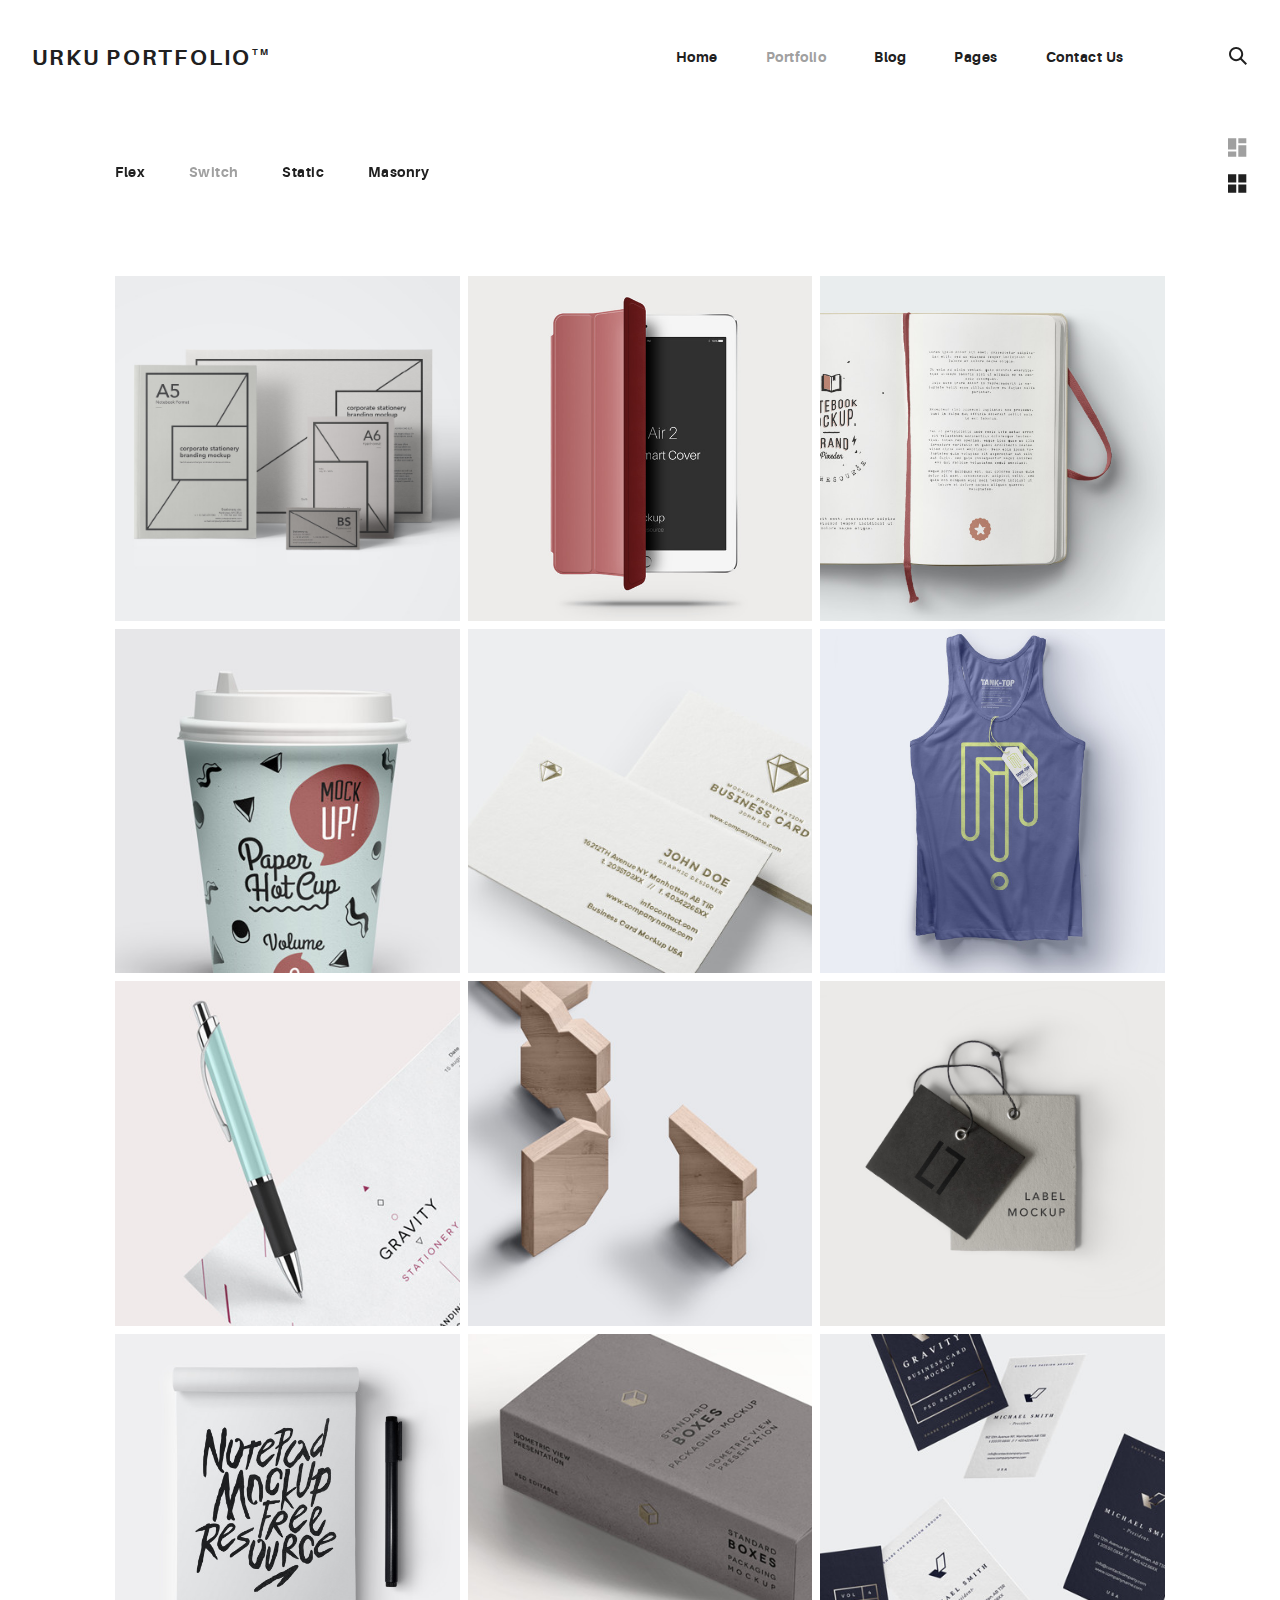
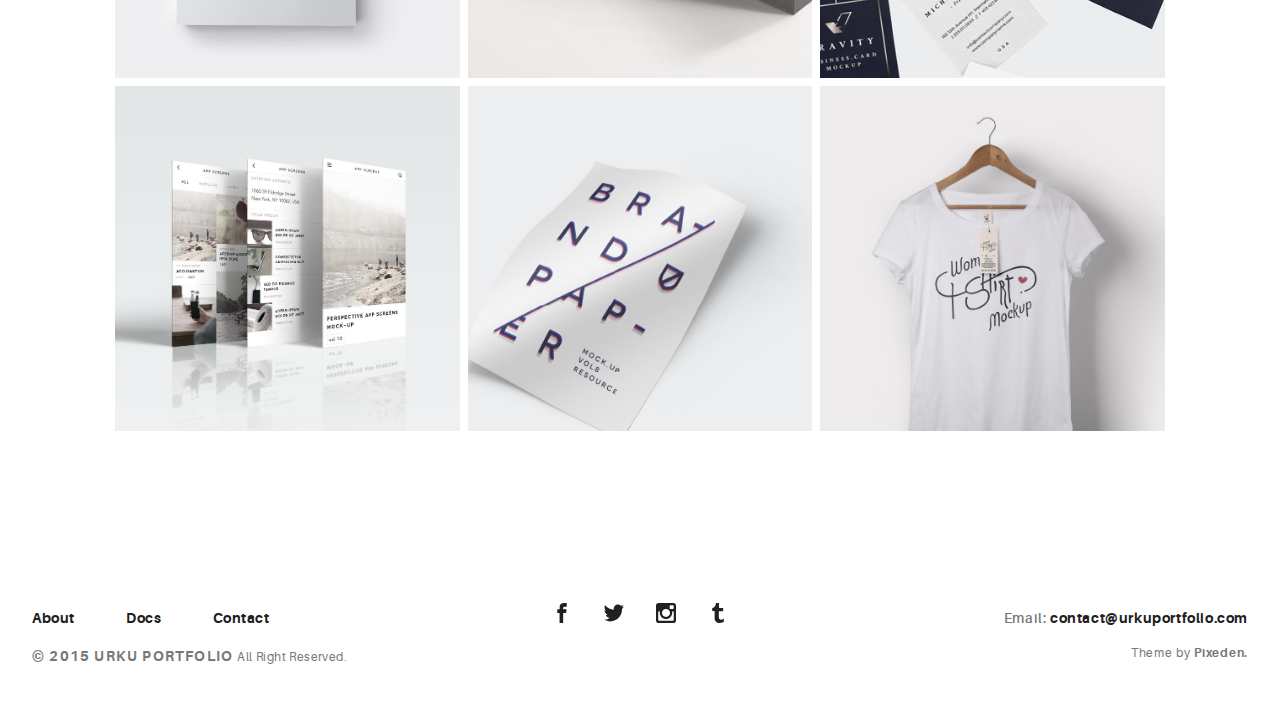
<file: HTML_Template/portfolio-alt.html>
<!DOCTYPE html>
<html>
  <head>
    <meta name="viewport" content="width=device-width, initial-scale=1.0">
    <meta charset="UTF-8">
    <title>Urku Portfolio :: Pixeden</title>
    <link rel="icon" type="image/svg+xml" href="assets/img/urku-ico.svg">
    <link rel="stylesheet" href="assets/css/aurora-pack.min.css">
    <link rel="stylesheet" href="assets/css/aurora-theme-base.min.css">
    <link rel="stylesheet" href="assets/css/urku.css">
  </head>
  <body class="top-fixed">
    <header class="ae-container-fluid ae-container-fluid--full rk-header ">
      <input type="checkbox" id="mobile-menu" class="rk-mobile-menu">
      <label for="mobile-menu">
        <svg>
          <use xlink:href="assets/img/symbols.svg#bar"></use>
        </svg>
        <svg>
          <use xlink:href="assets/img/symbols.svg#bar"></use>
        </svg>
        <svg>
          <use xlink:href="assets/img/symbols.svg#bar"></use>
        </svg>
      </label>
      <div class="ae-container-fluid rk-topbar">
        <h1 class="rk-logo"><a href="index.html">urku portfolio<sup>tm</sup></a></h1>
        <nav class="rk-navigation">
          <ul class="rk-menu">
            <li class="rk-menu__item"><a href="index.html" class="rk-menu__link">Home</a>
            </li>
            <li class="active rk-menu__item"><a href="portfolio.html" class="rk-menu__link">Portfolio</a>
            </li>
            <li class="rk-menu__item"><a href="blog.html" class="rk-menu__link">Blog</a>
            </li>
            <li class="rk-menu__item"><a href="#0" class="rk-menu__link">Pages</a>
              <nav class="rk-menu__sub">
                <ul class="rk-container">
                  <li class="rk-menu__item"><a href="about.html" class="rk-menu__link">About</a></li>
                  <li class="rk-menu__item"><a href="documentation.html" class="rk-menu__link">Documentation</a></li>
                  <li class="rk-menu__item"><a href="design-styles.html" class="rk-menu__link">Design Styles</a></li>
                </ul>
              </nav>
            </li>
            <li class="rk-menu__item"><a href="contact.html" class="rk-menu__link">Contact Us</a>
            </li>
          </ul>
          <form class="rk-search">
            <input type="text" placeholder="Search" id="urku-search" class="rk-search-field">
            <label for="urku-search">
              <svg>
                <use xlink:href="assets/img/symbols.svg#icon-search"></use>
              </svg>
            </label>
          </form>
        </nav>
      </div>
    </header>
    <section class="ae-container-fluid rk-main">
      <input type="radio" name="layout-ctrl" checked id="layout-base" class="layout-ctrl-input">
      <div class="ae-container-fluid rk-layout-ctrl-cont">
        <label for="layout-base" class="rk-layout-ctrl">
          <svg>
            <use xlink:href="assets/img/symbols.svg#icon-view-default"></use>
          </svg>
        </label>
      </div>
      <input type="radio" name="layout-ctrl" id="layout-grid" class="layout-ctrl-input">
      <div class="ae-container-fluid rk-layout-ctrl-cont">
        <label for="layout-grid" class="rk-layout-ctrl">
          <svg>
            <use xlink:href="assets/img/symbols.svg#icon-view-alt"></use>
          </svg>
        </label>
      </div>
      <div class="rk-layout-ctrl-mobile">
        <svg viewBox="0 0 9 9" class="layout-mob-1">
          <rect width="100%" height="100%" fill="currentColor"></rect>
        </svg>
        <svg viewBox="0 0 9 9" class="layout-mob-2">
          <rect width="100%" height="100%" fill="currentColor"></rect>
        </svg>
        <svg viewBox="0 0 9 9" class="layout-mob-3">
          <rect width="100%" height="100%" fill="currentColor"></rect>
        </svg>
        <svg viewBox="0 0 9 9" class="layout-mob-4">
          <rect width="100%" height="100%" fill="currentColor"></rect>
        </svg>
      </div>
      <section class="ae-container-fluid ae-container-fluid--inner rk-portfolio">
        <div class="au-xs-ta-center au-lg-ta-left">
          <ul class="rk-menu rk-categories-menu">
            <li class="rk-menu__item"><a href="portfolio.html" class="rk-menu__link">Flex</a>
            </li>
            <li class="active rk-menu__item"><a href="portfolio-alt.html" class="rk-menu__link">Switch</a>
            </li>
            <li class="rk-menu__item"><a href="portfolio-raw.html" class="rk-menu__link">Static</a>
            </li>
            <li class="rk-menu__item"><a href="portfolio-masonry.html" class="rk-menu__link">Masonry</a>
            </li>
          </ul>
        </div>
        <div class="rk-portfolio__items"><a href="portfolio-item.html" class="rk-item rk-item--flex item-1 rk-size-4 rk-tosize-3 rk-square ">
            <div class="item-meta">
              <h2>Essential Stationery</h2>
              <p>Branding</p>
            </div></a><a href="portfolio-item.html" class="rk-item rk-item--flex item-2 rk-size-4 rk-tosize-3 rk-square ">
            <div class="item-meta">
              <h2>Pickled Tousled</h2>
              <p>Art Direction</p>
            </div></a><a href="portfolio-item.html" class="rk-item rk-item--flex item-3 rk-size-4 rk-tosize-3 rk-square ">
            <div class="item-meta">
              <h2>Waistcoat vegan</h2>
              <p>Graphic Design</p>
            </div></a><a href="portfolio-item.html" class="rk-item rk-item--flex item-4 rk-size-4 rk-tosize-3 rk-square ">
            <div class="item-meta">
              <h2>Tumblr hammock</h2>
              <p>Packaging</p>
            </div></a><a href="portfolio-item.html" class="rk-item rk-item--flex item-5 rk-size-4  rk-square ">
            <div class="item-meta">
              <h2>Biodiesel etsy</h2>
              <p>Branding</p>
            </div></a><a href="portfolio-item.html" class="rk-item rk-item--flex item-6 rk-size-4  rk-square ">
            <div class="item-meta">
              <h2>Gentrify artisan</h2>
              <p>Graphic Design</p>
            </div></a><a href="portfolio-item.html" class="rk-item rk-item--flex item-7 rk-size-4  rk-square ">
            <div class="item-meta">
              <h2>Plaid austin</h2>
              <p>Graphic Design</p>
            </div></a><a href="portfolio-item.html" class="rk-item rk-item--flex item-8 rk-size-4 rk-tosize-6 rk-square ">
            <div class="item-meta">
              <h2>Trust fund</h2>
              <p>Packaging</p>
            </div></a><a href="portfolio-item.html" class="rk-item rk-item--flex item-9 rk-size-4 rk-tosize-6 rk-square ">
            <div class="item-meta">
              <h2>Gentrify pork</h2>
              <p>Branding</p>
            </div></a><a href="portfolio-item.html" class="rk-item rk-item--flex item-10 rk-size-4 rk-tosize-3 rk-square ">
            <div class="item-meta">
              <h2>Waistcoat ugh</h2>
              <p>UI/UX</p>
            </div></a><a href="portfolio-item.html" class="rk-item rk-item--flex item-11 rk-size-4 rk-tosize-3 rk-square ">
            <div class="item-meta">
              <h2>Deep v kogi</h2>
              <p>Graphic Design</p>
            </div></a><a href="portfolio-item.html" class="rk-item rk-item--flex item-12 rk-size-4 rk-tosize-3 rk-square ">
            <div class="item-meta">
              <h2>Venmo trust</h2>
              <p>Packaging</p>
            </div></a><a href="portfolio-item.html" class="rk-item rk-item--flex item-13 rk-size-4 rk-tosize-3 rk-square ">
            <div class="item-meta">
              <h2>Venmo trust</h2>
              <p>Ui/UX</p>
            </div></a><a href="portfolio-item.html" class="rk-item rk-item--flex item-14 rk-size-4 rk-tosize-6 rk-square rk-toportrait">
            <div class="item-meta">
              <h2>Gentrify semiotic</h2>
              <p>Art Direction</p>
            </div></a><a href="portfolio-item.html" class="rk-item rk-item--flex item-15 rk-size-4 rk-tosize-6 rk-square rk-toportrait">
            <div class="item-meta">
              <h2>Migas artisan</h2>
              <p>Photography</p>
            </div></a>
        </div>
      </section>
    </section>
    <footer class="ae-container-fluid rk-footer ">
      <div class="ae-grid ae-grid--collapse">
        <div class="ae-grid__item item-lg-4 au-xs-ta-center au-lg-ta-left">
          <ul class="rk-menu rk-footer-menu">
            <li class="rk-menu__item"><a href="about.html" class="rk-menu__link">About</a>
            </li>
            <li class="rk-menu__item"><a href="documentation.html" class="rk-menu__link">Docs</a>
            </li>
            <li class="rk-menu__item"><a href="contact.html" class="rk-menu__link">Contact</a>
            </li>
          </ul>
          <p class="rk-footer__text rk-footer__copy "> <span class="ae-u-bold">© </span><span class="ae-u-bolder">2015 URKU PORTFOLIO </span>All Right Reserved.</p>
        </div>
        <div class="ae-grid__item item-lg-4 au-xs-ta-center"><a href="#0" class="rk-social-btn ">
            <svg>
              <use xlink:href="assets/img/symbols.svg#icon-facebook"></use>
            </svg></a><a href="#0" class="rk-social-btn ">
            <svg>
              <use xlink:href="assets/img/symbols.svg#icon-twitter"></use>
            </svg></a><a href="#0" class="rk-social-btn ">
            <svg>
              <use xlink:href="assets/img/symbols.svg#icon-pinterest"></use>
            </svg></a><a href="#0" class="rk-social-btn ">
            <svg>
              <use xlink:href="assets/img/symbols.svg#icon-tumblr"></use>
            </svg></a></div>
        <div class="ae-grid__item item-lg-4 au-xs-ta-center au-lg-ta-right">
          <p class="rk-footer__text rk-footer__contact "> <span class="ae-u-bold">Email: </span><span class="ae-u-bolder"> <a href="#0" class="rk-dark-color ">contact@urkuportfolio.com </a></span></p>
          <p class="rk-footer__text rk-footer__by">Theme by <a href="http://pixeden.com" class="ae-u-bolder">Pixeden.</a></p>
        </div>
      </div>
    </footer>
    <script src="assets/js/svg4everybody.min.js"></script>
    <script>svg4everybody();</script>
  </body>
</html>
</file>
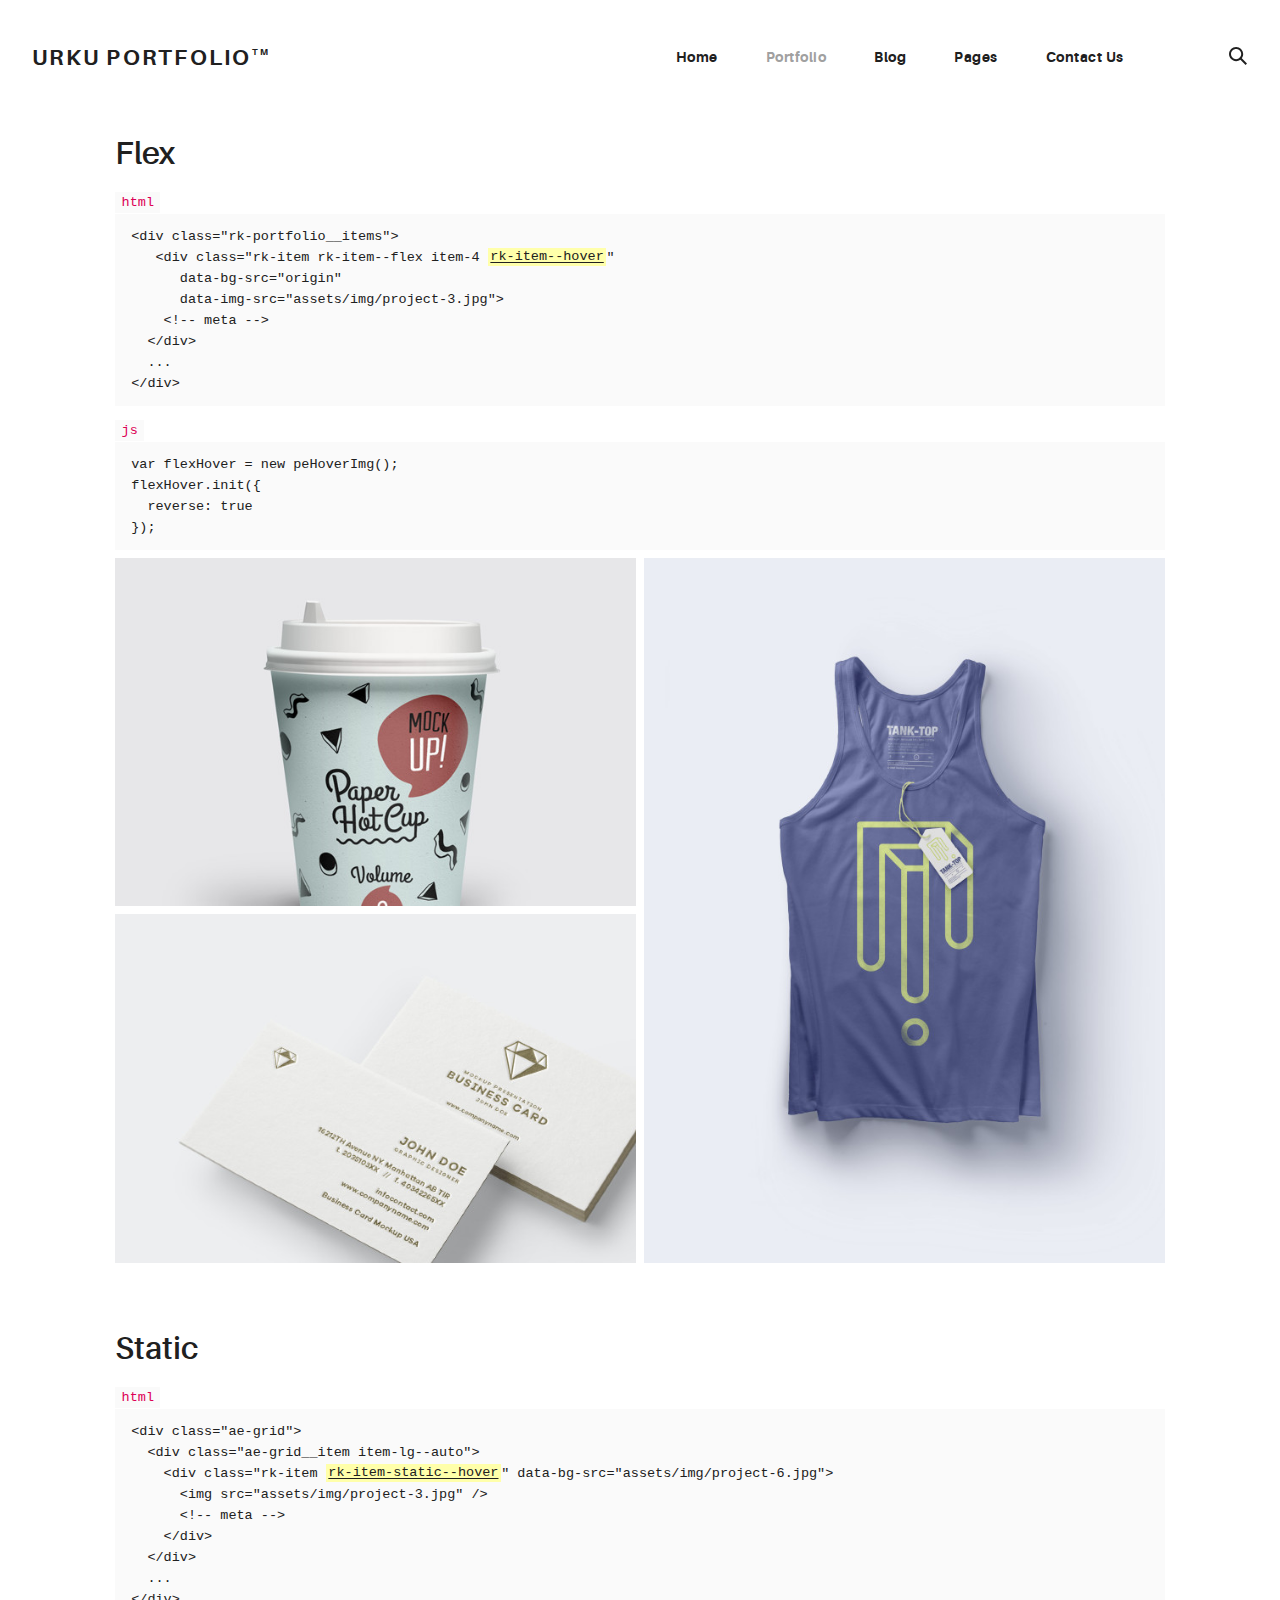
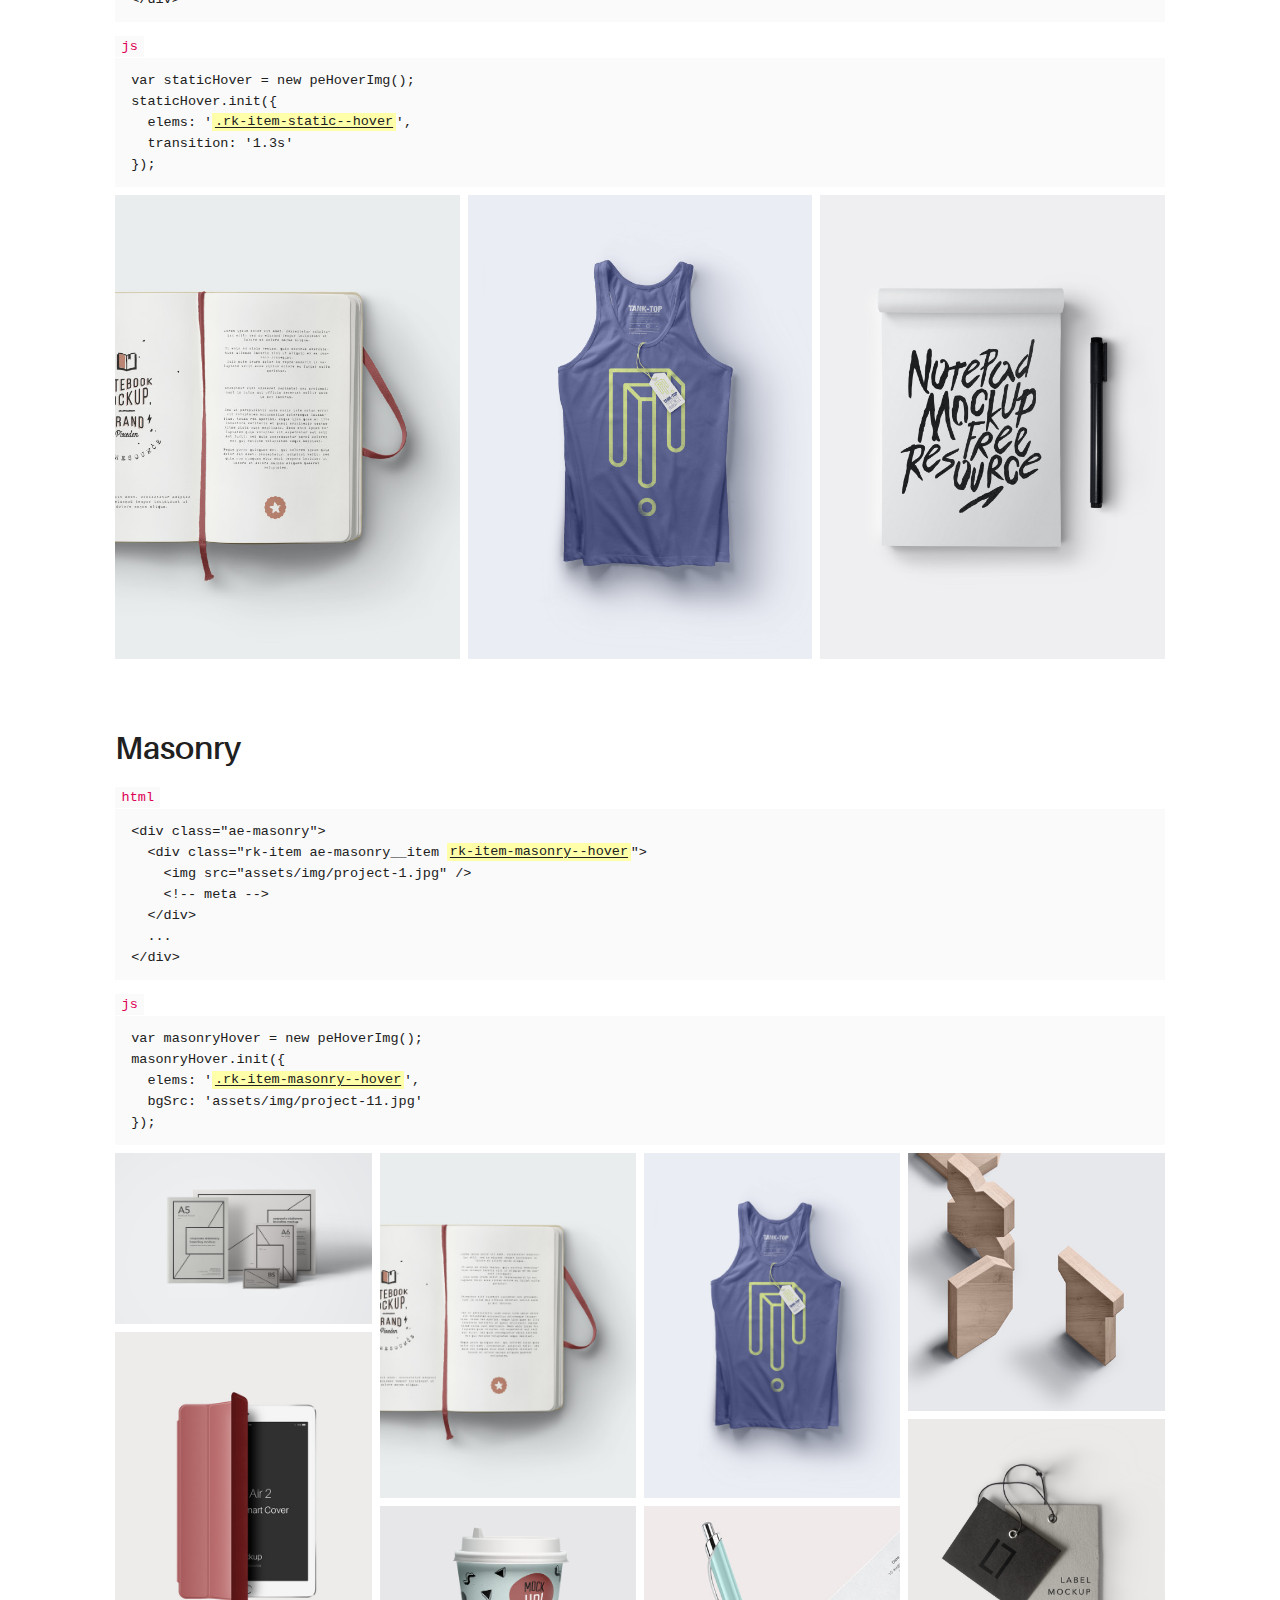
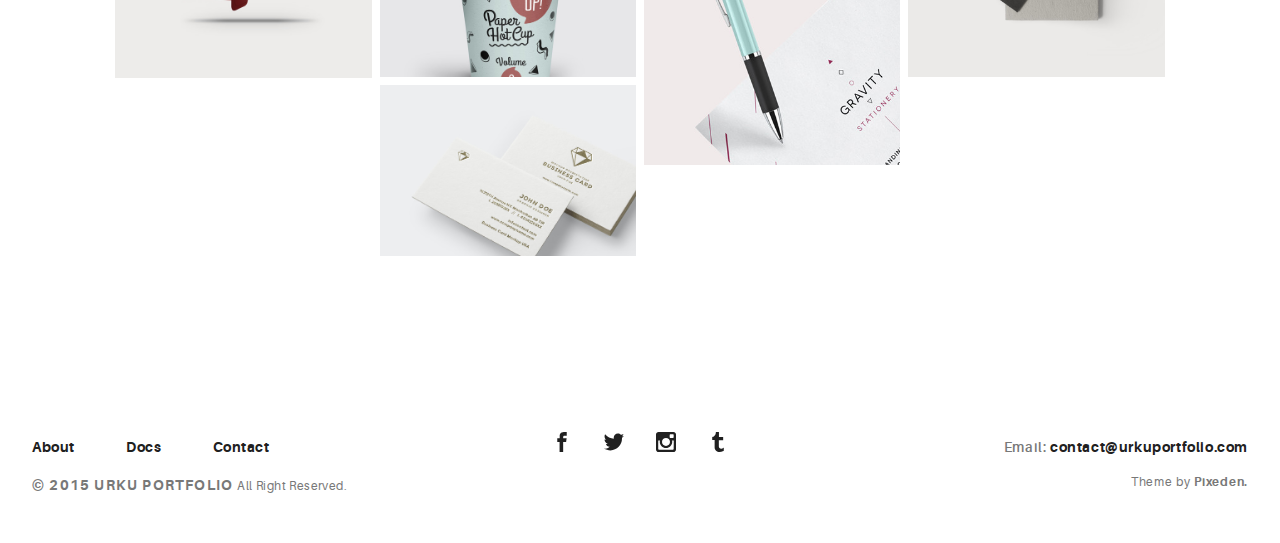
<file: HTML_Template/portfolio-hover.html>
<!DOCTYPE html>
<html>
  <head>
    <meta name="viewport" content="width=device-width, initial-scale=1.0">
    <meta charset="UTF-8">
    <title>Urku Portfolio :: Pixeden</title>
    <link rel="icon" type="image/svg+xml" href="assets/img/urku-ico.svg">
    <link rel="stylesheet" href="assets/css/aurora-pack.min.css">
    <link rel="stylesheet" href="assets/css/aurora-theme-base.min.css">
    <link rel="stylesheet" href="assets/css/urku.css">
  </head>
  <body class="top-fixed">
    <header class="ae-container-fluid ae-container-fluid--full rk-header ">
      <input type="checkbox" id="mobile-menu" class="rk-mobile-menu">
      <label for="mobile-menu">
        <svg>
          <use xlink:href="assets/img/symbols.svg#bar"></use>
        </svg>
        <svg>
          <use xlink:href="assets/img/symbols.svg#bar"></use>
        </svg>
        <svg>
          <use xlink:href="assets/img/symbols.svg#bar"></use>
        </svg>
      </label>
      <div class="ae-container-fluid rk-topbar">
        <h1 class="rk-logo"><a href="index.html">urku portfolio<sup>tm</sup></a></h1>
        <nav class="rk-navigation">
          <ul class="rk-menu">
            <li class="rk-menu__item"><a href="index.html" class="rk-menu__link">Home</a>
            </li>
            <li class="active rk-menu__item"><a href="portfolio.html" class="rk-menu__link">Portfolio</a>
            </li>
            <li class="rk-menu__item"><a href="blog.html" class="rk-menu__link">Blog</a>
            </li>
            <li class="rk-menu__item"><a href="#0" class="rk-menu__link">Pages</a>
              <nav class="rk-menu__sub">
                <ul class="rk-container">
                  <li class="rk-menu__item"><a href="about.html" class="rk-menu__link">About</a></li>
                  <li class="rk-menu__item"><a href="documentation.html" class="rk-menu__link">Documentation</a></li>
                  <li class="rk-menu__item"><a href="design-styles.html" class="rk-menu__link">Design Styles</a></li>
                </ul>
              </nav>
            </li>
            <li class="rk-menu__item"><a href="contact.html" class="rk-menu__link">Contact Us</a>
            </li>
          </ul>
          <form class="rk-search">
            <input type="text" placeholder="Search" id="urku-search" class="rk-search-field">
            <label for="urku-search">
              <svg>
                <use xlink:href="assets/img/symbols.svg#icon-search"></use>
              </svg>
            </label>
          </form>
        </nav>
      </div>
    </header>
    <section class="rk-container rk-main">
      <section class="ae-container-fluid ae-container-fluid--inner rk-portfolio">
        <h3>Flex</h3><code>html</code>
        <pre><code>&lt;div class=&quot;rk-portfolio__items&quot;&gt;
   &lt;div class=&quot;rk-item rk-item--flex item-4 <ins>rk-item--hover</ins>&quot; 
      data-bg-src=&quot;origin&quot; 
      data-img-src=&quot;assets/img/project-3.jpg&quot;&gt;
    &lt;!-- meta --&gt;
  &lt;/div&gt;
  ...
&lt;/div&gt;</code></pre><code>js</code>
        <pre><code>var flexHover = new peHoverImg();
flexHover.init({
  reverse: true
});</code></pre>
        <div class="rk-portfolio__items">
          <div class="rk-items-cont rk-size-6 rk-tosize-8"><a href="portfolio-item.html" data-bg-src="origin" data-img-src="assets/img/project-3.jpg" class="rk-item rk-item--flex item-4 rk-size-12 rk-landscape rk-item--hover"> 
              <div class="item-meta">
                <h2>Tumblr hammock</h2>
                <p>Packaging</p>
              </div></a><a href="portfolio-item.html" data-bg-src="origin" data-img-src="assets/img/project-11.jpg" class="rk-item rk-item--flex item-5 rk-size-12 rk-landscape rk-item--hover"> 
              <div class="item-meta">
                <h2>Biodiesel etsy</h2>
                <p>Branding</p>
              </div></a></div><a href="portfolio-item.html" data-bg-src="origin" data-img-src="assets/img/project-2.jpg" class="rk-item rk-item--flex item-6 rk-size-6 rk-portrait rk-item--hover"> 
            <div class="item-meta">
              <h2>Gentrify artisan</h2>
              <p>Graphic Design</p>
            </div></a>
        </div>
        <h3 class="au-mt-4">Static</h3><code>html</code>
        <pre><code>&lt;div class=&quot;ae-grid&quot;&gt;
  &lt;div class=&quot;ae-grid__item item-lg--auto&quot;&gt;
    &lt;div class=&quot;rk-item <ins>rk-item-static--hover</ins>&quot; data-bg-src=&quot;assets/img/project-6.jpg&quot;&gt;
      &lt;img src=&quot;assets/img/project-3.jpg&quot; /&gt;
      &lt;!-- meta --&gt;
    &lt;/div&gt;
  &lt;/div&gt;
  ...
&lt;/div&gt;</code></pre><code>js</code>
        <pre><code>var staticHover = new peHoverImg();
staticHover.init({
  elems: '<ins>.rk-item-static--hover</ins>',
  transition: '1.3s'
});</code></pre>
        <div class="ae-grid">
          <div class="ae-grid__item item-lg--auto"><a href="portfolio-item.html" data-bg-src="assets/img/project-6.jpg" class="rk-item rk-item-static--hover"><img src="assets/img/project-3.jpg" alt="">
              <div class="item-meta">
                <h2>Waistcoat vegan</h2>
                <p>Graphic Design</p>
              </div></a></div>
          <div class="ae-grid__item item-lg--auto"><a href="portfolio-item.html" data-bg-src="assets/img/project-10.jpg" class="rk-item rk-item-static--hover"><img src="assets/img/project-6.jpg" alt="">
              <div class="item-meta">
                <h2>Gentrify artisan</h2>
                <p>Graphic Design</p>
              </div></a></div>
          <div class="ae-grid__item item-lg--auto"><a href="portfolio-item.html" data-bg-src="assets/img/project-3.jpg" class="rk-item rk-item-static--hover"><img src="assets/img/project-10.jpg" alt="">
              <div class="item-meta">
                <h2>Waistcoat ugh</h2>
                <p>UI/UX</p>
              </div></a></div>
        </div>
        <h3 class="au-mt-4">Masonry</h3><code>html</code>
        <pre><code>&lt;div class=&quot;ae-masonry&quot;&gt;
  &lt;div class=&quot;rk-item ae-masonry__item <ins>rk-item-masonry--hover</ins>&quot;&gt;
    &lt;img src=&quot;assets/img/project-1.jpg&quot; /&gt;
    &lt;!-- meta --&gt;
  &lt;/div&gt;
  ...
&lt;/div&gt;</code></pre><code>js</code>
        <pre><code>var masonryHover = new peHoverImg();
masonryHover.init({
  elems: '<ins>.rk-item-masonry--hover</ins>',
  bgSrc: 'assets/img/project-11.jpg'
});</code></pre>
        <div class="ae-masonry ae-masonry-md-2 ae-masonry-xl-4"><a href="portfolio-item.html" class="rk-item ae-masonry__item rk-item-masonry--hover"><img src="assets/img/project-1.jpg" alt="">
            <div class="item-meta">
              <h2>Essential Stationery</h2>
              <p>Branding</p>
            </div></a><a href="portfolio-item.html" class="rk-item ae-masonry__item rk-item-masonry--hover"><img src="assets/img/project-2.jpg" alt="">
            <div class="item-meta">
              <h2>Pickled Tousled</h2>
              <p>Art Direction</p>
            </div></a><a href="portfolio-item.html" class="rk-item ae-masonry__item rk-item-masonry--hover"><img src="assets/img/project-3.jpg" alt="">
            <div class="item-meta">
              <h2>Waistcoat vegan</h2>
              <p>Graphic Design</p>
            </div></a><a href="portfolio-item.html" class="rk-item ae-masonry__item rk-item-masonry--hover"><img src="assets/img/project-4.jpg" alt="">
            <div class="item-meta">
              <h2>Tumblr hammock</h2>
              <p>Packaging</p>
            </div></a><a href="portfolio-item.html" class="rk-item ae-masonry__item rk-item-masonry--hover"><img src="assets/img/project-5.jpg" alt="">
            <div class="item-meta">
              <h2>Biodiesel etsy</h2>
              <p>Branding</p>
            </div></a><a href="portfolio-item.html" class="rk-item ae-masonry__item rk-item-masonry--hover"><img src="assets/img/project-6.jpg" alt="">
            <div class="item-meta">
              <h2>Gentrify artisan</h2>
              <p>Graphic Design</p>
            </div></a><a href="portfolio-item.html" class="rk-item ae-masonry__item rk-item-masonry--hover"><img src="assets/img/project-7.jpg" alt="">
            <div class="item-meta">
              <h2>Plaid austin</h2>
              <p>Graphic Design</p>
            </div></a><a href="portfolio-item.html" class="rk-item ae-masonry__item rk-item-masonry--hover"><img src="assets/img/project-8.jpg" alt="">
            <div class="item-meta">
              <h2>Trust fund</h2>
              <p>Packaging</p>
            </div></a><a href="portfolio-item.html" class="rk-item ae-masonry__item rk-item-masonry--hover"><img src="assets/img/project-9.jpg" alt="">
            <div class="item-meta">
              <h2>Gentrify pork</h2>
              <p>Branding</p>
            </div></a>
        </div>
      </section>
    </section>
    <footer class="ae-container-fluid rk-footer ">
      <div class="ae-grid ae-grid--collapse">
        <div class="ae-grid__item item-lg-4 au-xs-ta-center au-lg-ta-left">
          <ul class="rk-menu rk-footer-menu">
            <li class="rk-menu__item"><a href="about.html" class="rk-menu__link">About</a>
            </li>
            <li class="rk-menu__item"><a href="documentation.html" class="rk-menu__link">Docs</a>
            </li>
            <li class="rk-menu__item"><a href="contact.html" class="rk-menu__link">Contact</a>
            </li>
          </ul>
          <p class="rk-footer__text rk-footer__copy "> <span class="ae-u-bold">© </span><span class="ae-u-bolder">2015 URKU PORTFOLIO </span>All Right Reserved.</p>
        </div>
        <div class="ae-grid__item item-lg-4 au-xs-ta-center"><a href="#0" class="rk-social-btn ">
            <svg>
              <use xlink:href="assets/img/symbols.svg#icon-facebook"></use>
            </svg></a><a href="#0" class="rk-social-btn ">
            <svg>
              <use xlink:href="assets/img/symbols.svg#icon-twitter"></use>
            </svg></a><a href="#0" class="rk-social-btn ">
            <svg>
              <use xlink:href="assets/img/symbols.svg#icon-pinterest"></use>
            </svg></a><a href="#0" class="rk-social-btn ">
            <svg>
              <use xlink:href="assets/img/symbols.svg#icon-tumblr"></use>
            </svg></a></div>
        <div class="ae-grid__item item-lg-4 au-xs-ta-center au-lg-ta-right">
          <p class="rk-footer__text rk-footer__contact "> <span class="ae-u-bold">Email: </span><span class="ae-u-bolder"> <a href="#0" class="rk-dark-color ">contact@urkuportfolio.com </a></span></p>
          <p class="rk-footer__text rk-footer__by">Theme by <a href="http://pixeden.com" class="ae-u-bolder">Pixeden.</a></p>
        </div>
      </div>
    </footer>
    <script src="assets/js/svg4everybody.min.js"></script>
    <script>svg4everybody();</script>
    <script src="assets/js/pe-hoverimage.js"></script>
    <script>
      var flexHover = new peHoverImg();
      flexHover.init({
        reverse: true
      });
      
      var staticHover = new peHoverImg();
      staticHover.init({
        elems: '.rk-item-static--hover',
        transition: '1.3s'
      });
      
      var masonryHover = new peHoverImg();
      masonryHover.init({
        elems: '.rk-item-masonry--hover',
        bgSrc: 'assets/img/project-11.jpg'
      });
    </script>
  </body>
</html>
</file>
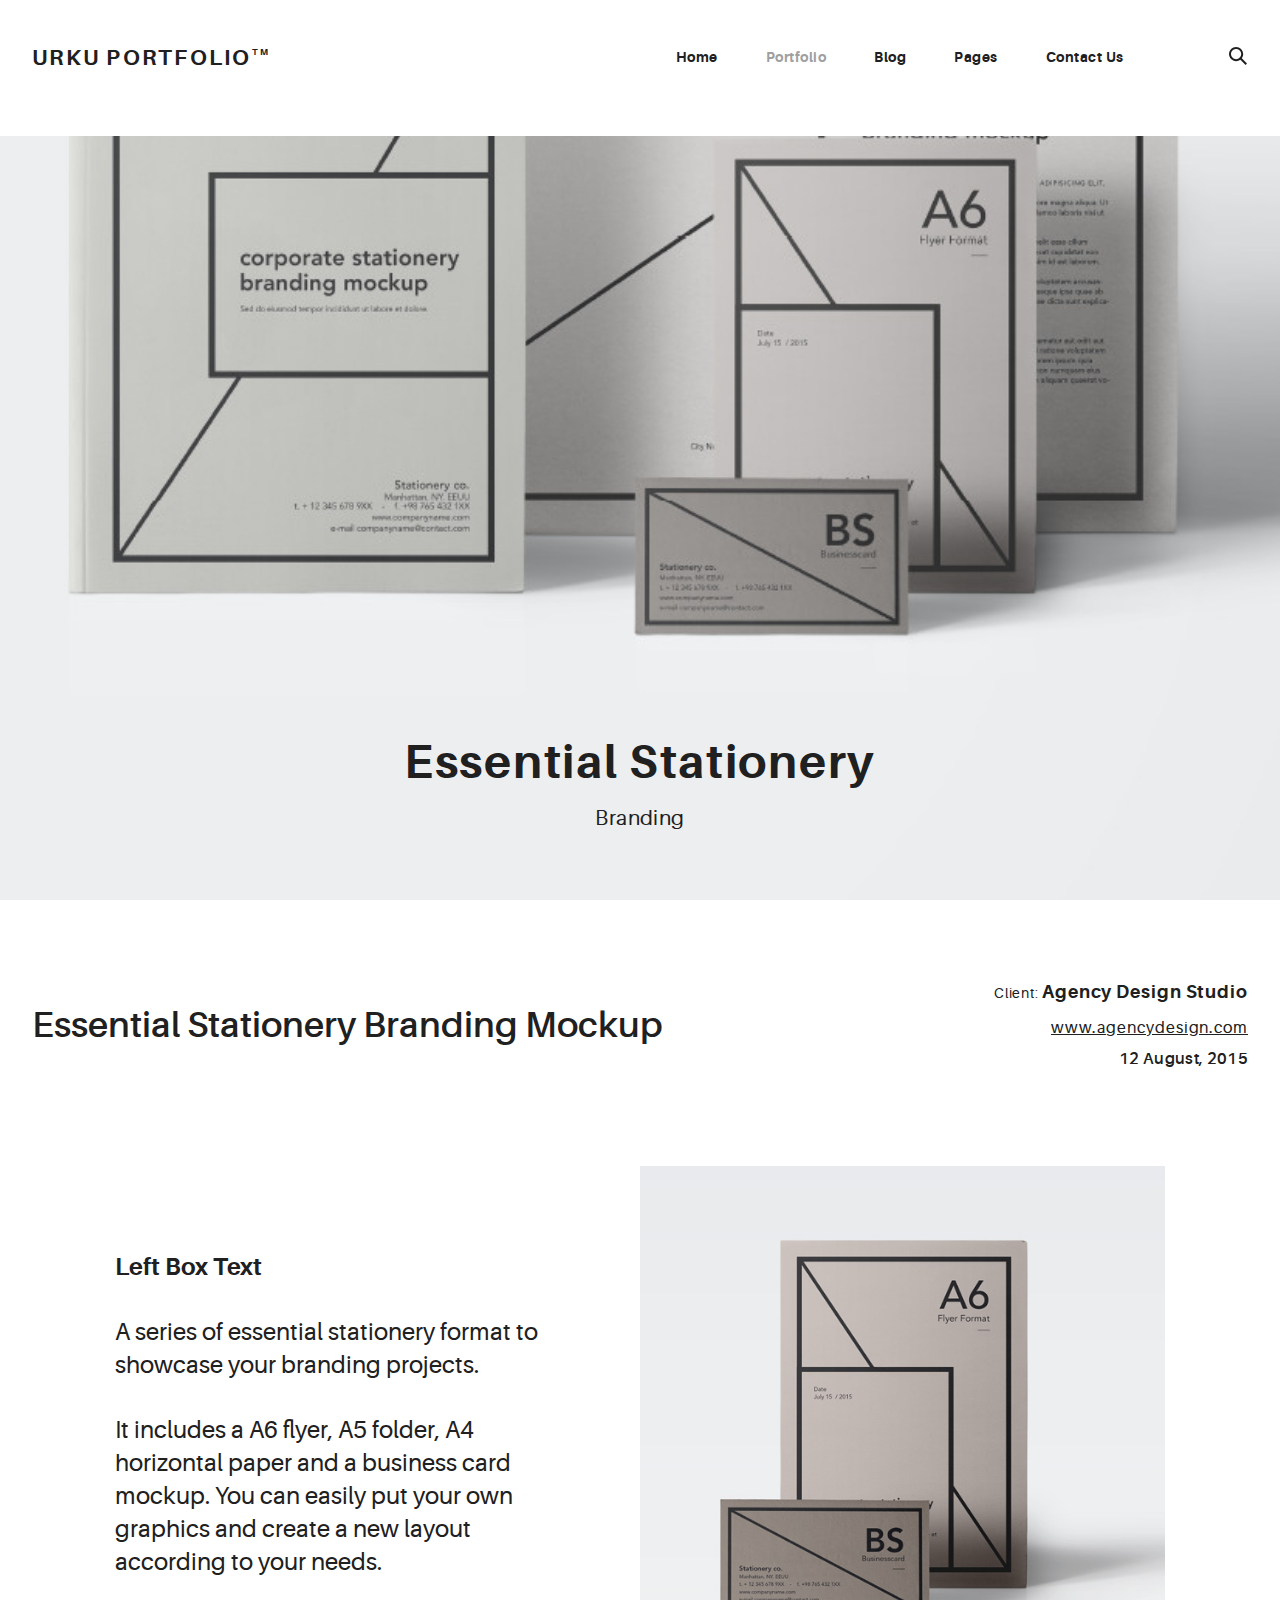
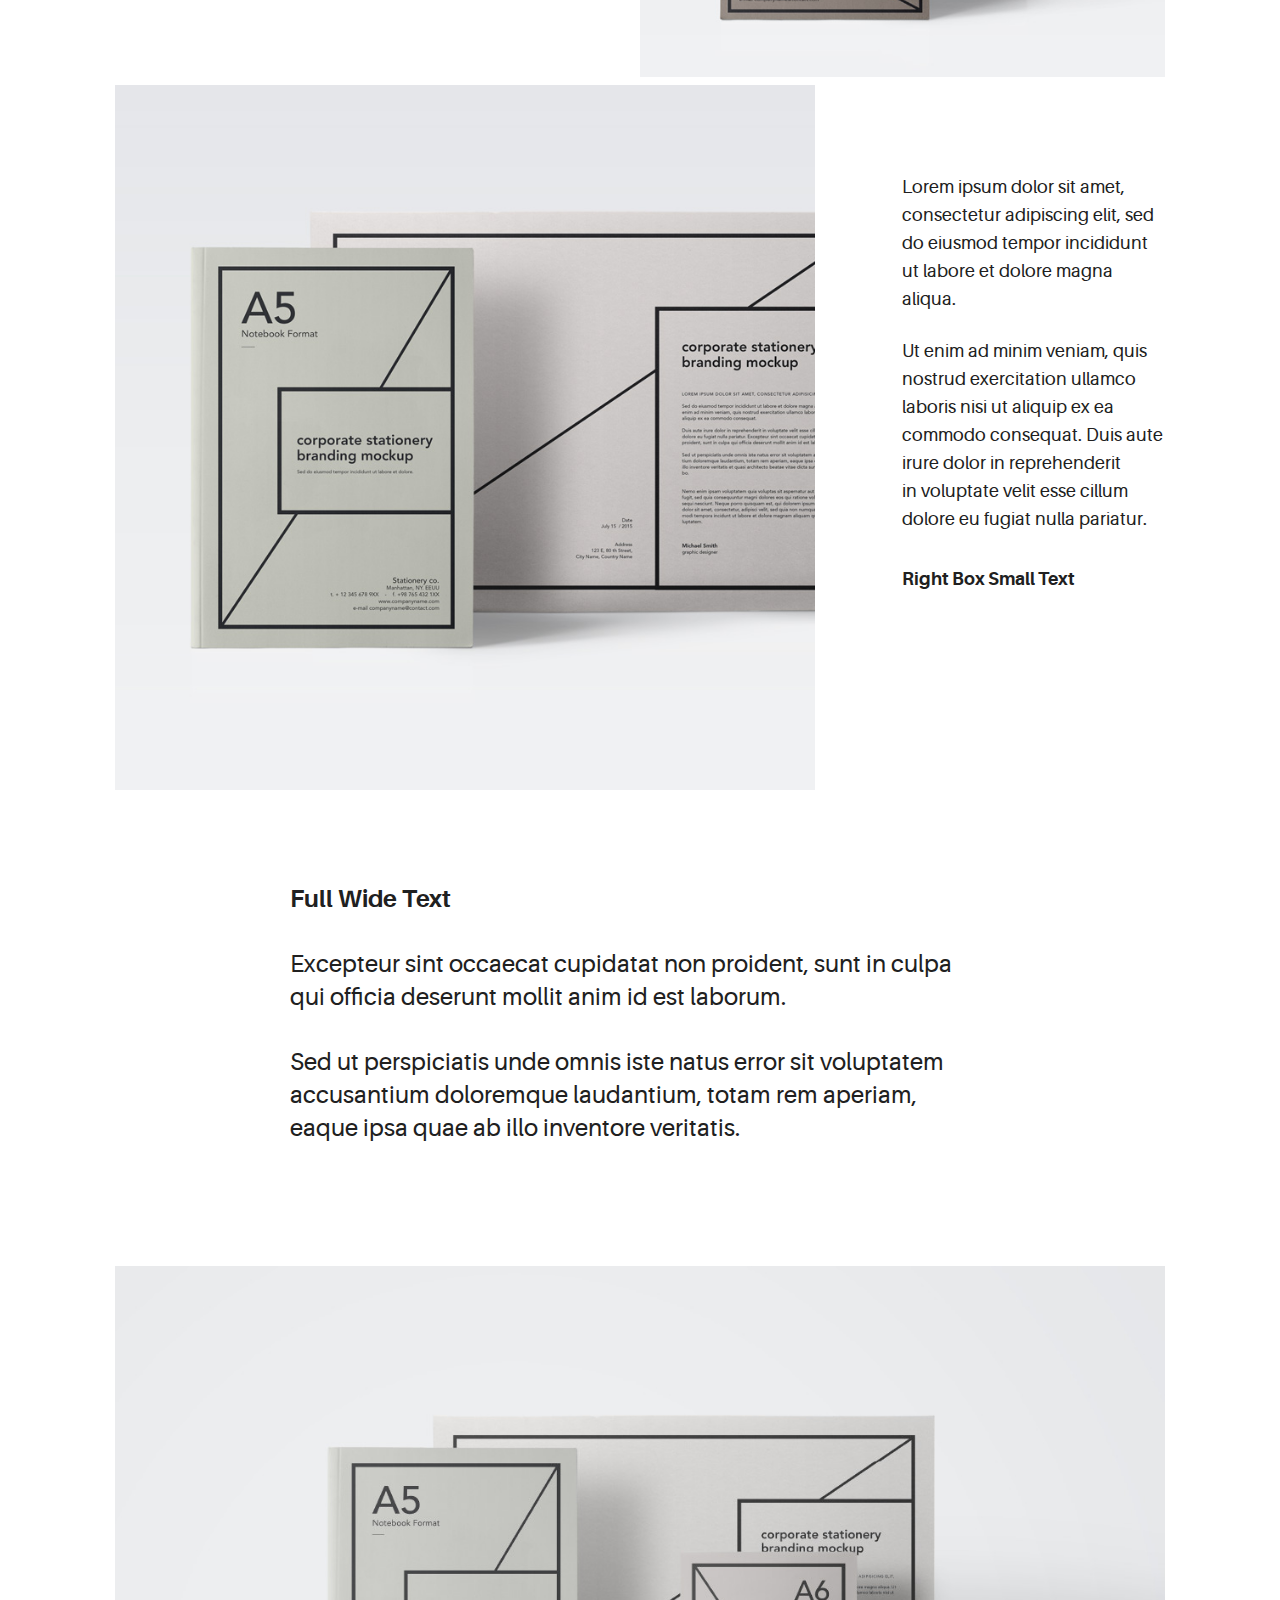
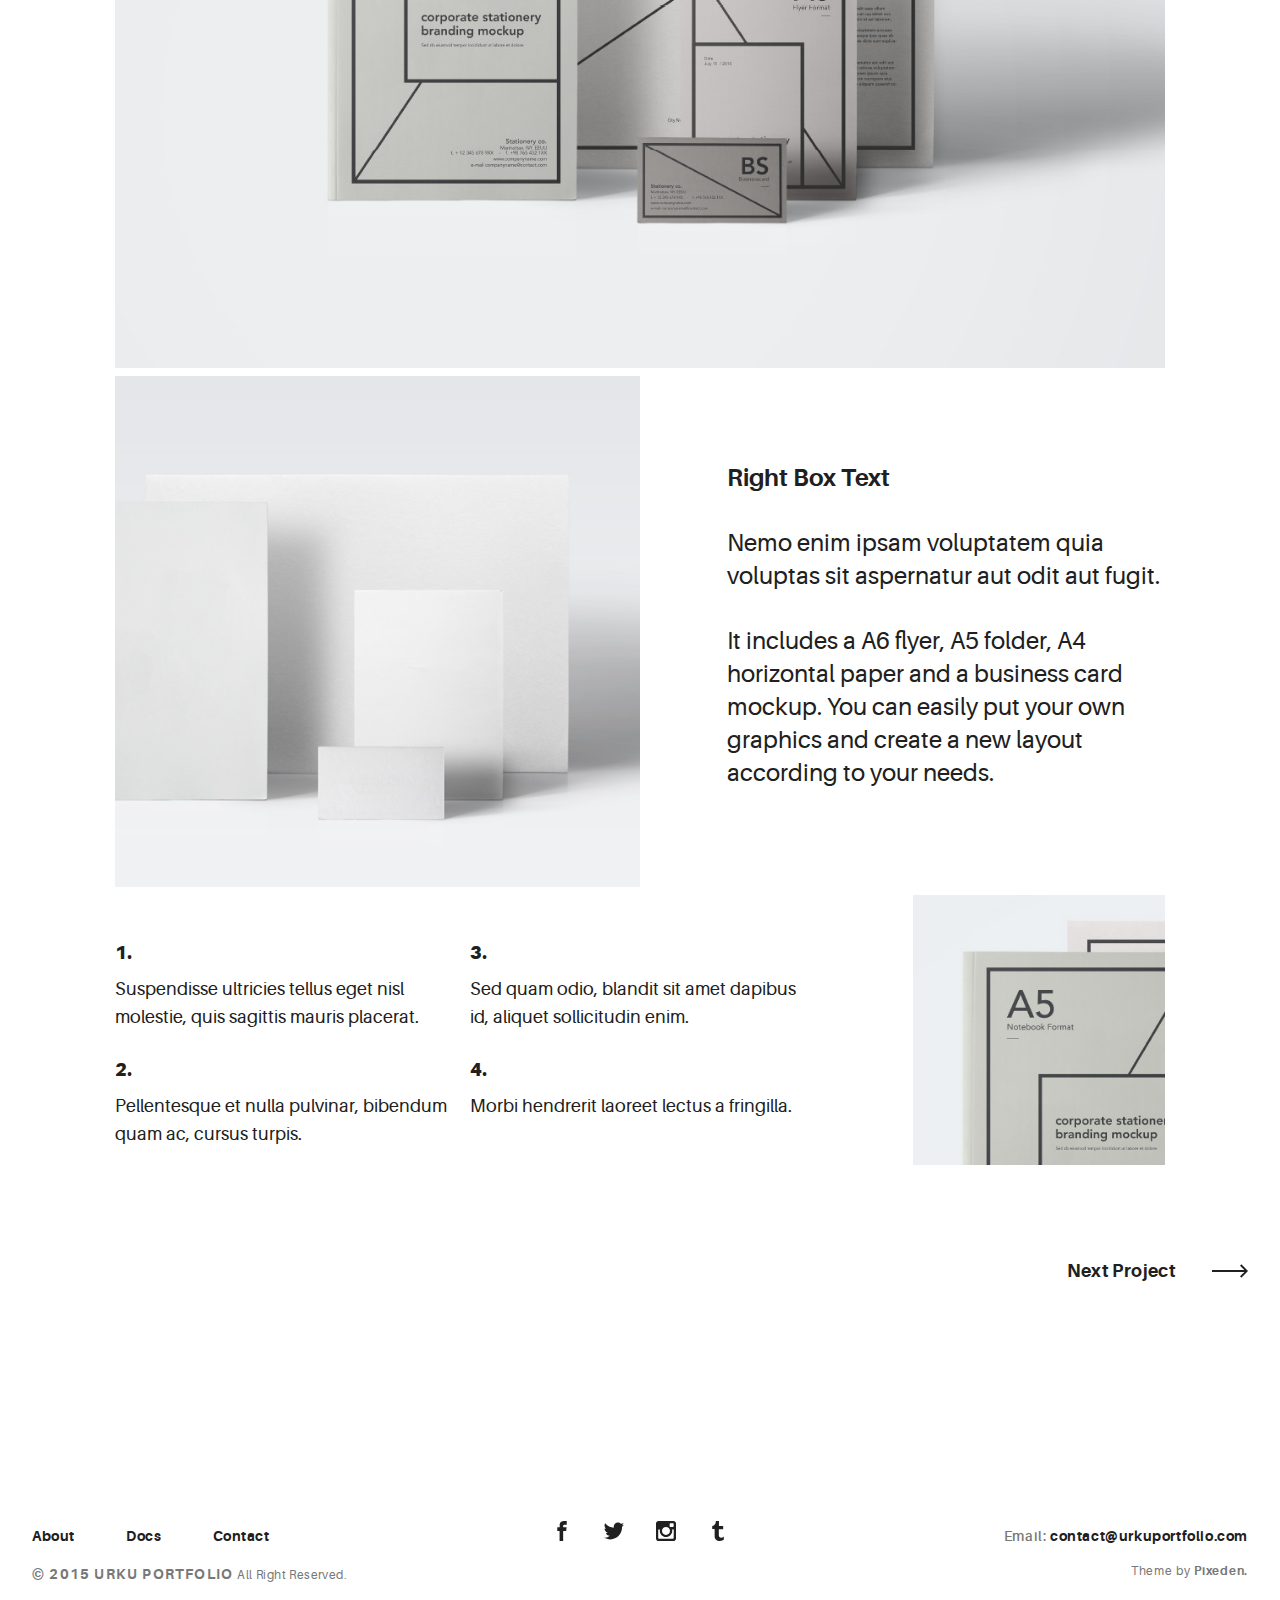
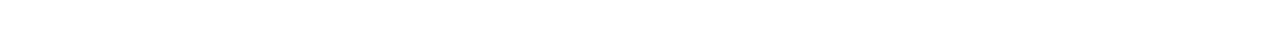
<file: HTML_Template/portfolio-item.html>
<!DOCTYPE html>
<html>
  <head>
    <meta name="viewport" content="width=device-width, initial-scale=1.0">
    <meta charset="UTF-8">
    <title>Urku Portfolio :: Pixeden</title>
    <link rel="icon" type="image/svg+xml" href="assets/img/urku-ico.svg">
    <link rel="stylesheet" href="assets/css/aurora-pack.min.css">
    <link rel="stylesheet" href="assets/css/aurora-theme-base.min.css">
    <link rel="stylesheet" href="assets/css/urku.css">
  </head>
  <body class="top-fixed">
    <header class="ae-container-fluid ae-container-fluid--full rk-header ">
      <input type="checkbox" id="mobile-menu" class="rk-mobile-menu">
      <label for="mobile-menu">
        <svg>
          <use xlink:href="assets/img/symbols.svg#bar"></use>
        </svg>
        <svg>
          <use xlink:href="assets/img/symbols.svg#bar"></use>
        </svg>
        <svg>
          <use xlink:href="assets/img/symbols.svg#bar"></use>
        </svg>
      </label>
      <div class="ae-container-fluid rk-topbar">
        <h1 class="rk-logo"><a href="index.html">urku portfolio<sup>tm</sup></a></h1>
        <nav class="rk-navigation">
          <ul class="rk-menu">
            <li class="rk-menu__item"><a href="index.html" class="rk-menu__link">Home</a>
            </li>
            <li class="active rk-menu__item"><a href="portfolio.html" class="rk-menu__link">Portfolio</a>
              <nav class="rk-menu__sub">
                <ul class="rk-container">
                  <li class="rk-menu__item"><a href="portfolio.html" class="rk-menu__link">Flex</a></li>
                  <li class="rk-menu__item"><a href="portfolio-alt.html" class="rk-menu__link">Switch</a></li>
                  <li class="rk-menu__item"><a href="portfolio-raw.html" class="rk-menu__link">Static</a></li>
                  <li class="rk-menu__item"><a href="portfolio-masonry.html" class="rk-menu__link">Masonry</a></li>
                </ul>
              </nav>
            </li>
            <li class="rk-menu__item"><a href="blog.html" class="rk-menu__link">Blog</a>
            </li>
            <li class="rk-menu__item"><a href="#0" class="rk-menu__link">Pages</a>
              <nav class="rk-menu__sub">
                <ul class="rk-container">
                  <li class="rk-menu__item"><a href="about.html" class="rk-menu__link">About</a></li>
                  <li class="rk-menu__item"><a href="documentation.html" class="rk-menu__link">Documentation</a></li>
                  <li class="rk-menu__item"><a href="design-styles.html" class="rk-menu__link">Design Styles</a></li>
                </ul>
              </nav>
            </li>
            <li class="rk-menu__item"><a href="contact.html" class="rk-menu__link">Contact Us</a>
            </li>
          </ul>
          <form class="rk-search">
            <input type="text" placeholder="Search" id="urku-search" class="rk-search-field">
            <label for="urku-search">
              <svg>
                <use xlink:href="assets/img/symbols.svg#icon-search"></use>
              </svg>
            </label>
          </form>
        </nav>
      </div>
    </header>
    <section class="ae-container-fluid ae-container-fluid--full">
      <header class="rk-portfolio-cover  item-inside-1">
        <div class="item-inside__meta">
          <h1 class="ae-u-bolder rk-portfolio-title ">Essential Stationery</h1>
          <p class="ae-theta rk-portfolio-category ">Branding</p>
        </div>
      </header>
      <div class="ae-container-fluid">
        <div class="ae-grid ae-grid--collapse rk-portfolio-info ">
          <div class="ae-grid__item item-lg-8 item-sm--center au-xs-ta-center au-lg-ta-left">
            <h2 class="rk-portfolio-inner-title ">Essential Stationery Branding Mockup</h2>
          </div>
          <div class="ae-grid__item item-lg-4 au-xs-ta-center au-lg-ta-right rk-portfolio-details">
            <p class="rk-portfolio-inner-client "><span class="ae-lambda">Client: </span><span class="ae-u-bolder">Agency Design Studio</span></p>
            <p class="au-underline rk-portfolio-inner-website "><a href="#0" class="ae-kappa">www.agencydesign.com</a></p>
            <p class="ae-kappa ae-u-bold rk-portfolio-inner-date ">12 August, 2015</p>
          </div>
        </div>
      </div>
      <div class="ae-container-fluid ae-container-fluid--inner rk-portfolio--inner">
        <div class="ae-grid ae-grid--collapse au-xs-ptp-1">
          <div class="ae-grid__item item-lg-5 au-lg-ptp-1">
            <h4 class="ae-u-bolder">Left Box Text</h4>
            <p class="ae-eta">A series of essential stationery format to showcase your branding projects. </p>
            <p class="ae-eta">It includes a A6 flyer, A5 folder, A4 horizontal paper and a business card mockup. You can easily put your own graphics and create a new layout according to your needs.</p>
          </div>
          <div class="ae-grid__item item-lg-6 item-lg--offset-1"><img src="assets/img/inner-1.jpg" alt="Urku Portfolio"></div>
        </div>
        <div class="ae-grid ae-grid--collapse">
          <div class="ae-grid__item item-lg-8"><img src="assets/img/inner-2.jpg" alt="Urku Portfolio"></div>
          <div class="ae-grid__item item-lg-3 item-lg--offset-1 au-lg-ptp-1">
            <p>Lorem ipsum dolor sit amet, consectetur adipiscing elit, sed do eiusmod tempor incididunt ut labore et dolore magna aliqua. </p>
            <p class="au-mb-3">Ut enim ad minim veniam, quis nostrud exercitation ullamco laboris nisi ut aliquip ex ea commodo consequat. Duis aute irure dolor in reprehenderit <br>in voluptate velit esse cillum dolore eu fugiat nulla pariatur. </p>
            <p class="ae-u-bolder">Right Box Small Text</p>
          </div>
        </div>
        <div class="ae-grid ae-grid--collapse au-xs-ptp-1 au-xs-pbp-1">
          <div class="ae-grid__item item-lg-8 item-lg--offset-2">
            <h4 class="ae-u-bolder">Full Wide Text</h4>
            <p class="ae-eta">Excepteur sint occaecat cupidatat non proident, sunt in culpa qui officia deserunt mollit anim id est laborum.</p>
            <p class="ae-eta">Sed ut perspiciatis unde omnis iste natus error sit voluptatem accusantium doloremque laudantium, totam rem aperiam, eaque ipsa quae ab illo inventore veritatis.</p>
          </div>
        </div>
        <div class="ae-grid ae-grid--collapse">
          <div class="ae-grid__item item-lg--auto"><img src="assets/img/project-1.jpg" alt="Urku Portfolio"></div>
        </div>
        <div class="ae-grid ae-grid--collapse">
          <div class="ae-grid__item item-lg-6"><img src="assets/img/inner-3.jpg" alt="Urku Portfolio"></div>
          <div class="ae-grid__item item-lg-5 item-lg--offset-1 au-lg-ptp-1">
            <h4 class="ae-u-bolder">Right Box Text</h4>
            <p class="ae-eta">Nemo enim ipsam voluptatem quia voluptas sit aspernatur aut odit aut fugit.</p>
            <p class="ae-eta">It includes a A6 flyer, A5 folder, A4 horizontal paper and a business card mockup. You can easily put your own graphics and create a new layout according to your needs.</p>
          </div>
        </div>
        <div class="ae-grid--alt test">
          <div class="ae-grid__item--alt item-sm--auto item-sm--offset-1 item-lg--offset-0 item-sm--end item-sm--bottom">
            <div class="ae-grid ae-grid--alt8 au-xs-ta-center au-sm-ta-left">
              <div class="ae-grid__item--alt8 item-lg-6"><span class="ae-u-boldest">1.</span>
                <p class="au-mt-1">Suspendisse ultricies tellus eget nisl molestie, quis sagittis mauris placerat.</p><span class="ae-u-boldest">2.</span>
                <p class="au-mt-1">Pellentesque et nulla pulvinar, bibendum quam ac, cursus turpis.</p>
              </div>
              <div class="ae-grid__item--alt8 item-lg-6"><span class="ae-u-boldest">3.</span>
                <p class="au-mt-1">Sed quam odio, blandit sit amet dapibus id, aliquet sollicitudin enim. </p><span class="ae-u-boldest">4.</span>
                <p class="au-mt-1">Morbi hendrerit laoreet lectus a fringilla.</p>
              </div>
            </div>
          </div>
          <div class="ae-grid__item--alt item-sm--auto item-lg-3 item-lg--offset-1 item-lg--end"><img src="assets/img/inner-4.jpg" alt="Urku Portfolio"></div>
        </div>
      </div>
      <div class="ae-container-fluid au-pt-4 au-pb-4">
        <div class="group-buttons"><a href="#0" class="au-mt-2 arrow-button arrow-button--right">Next Project<span class="arrow-cont">
              <svg>
                <use xlink:href="assets/img/symbols.svg#arrow"></use>
              </svg></span></a></div>
      </div>
    </section>
    <footer class="ae-container-fluid rk-footer ">
      <div class="ae-grid ae-grid--collapse">
        <div class="ae-grid__item item-lg-4 au-xs-ta-center au-lg-ta-left">
          <ul class="rk-menu rk-footer-menu">
            <li class="rk-menu__item"><a href="about.html" class="rk-menu__link">About</a>
            </li>
            <li class="rk-menu__item"><a href="documentation.html" class="rk-menu__link">Docs</a>
            </li>
            <li class="rk-menu__item"><a href="contact.html" class="rk-menu__link">Contact</a>
            </li>
          </ul>
          <p class="rk-footer__text rk-footer__copy "> <span class="ae-u-bold">© </span><span class="ae-u-bolder">2015 URKU PORTFOLIO </span>All Right Reserved.</p>
        </div>
        <div class="ae-grid__item item-lg-4 au-xs-ta-center"><a href="#0" class="rk-social-btn ">
            <svg>
              <use xlink:href="assets/img/symbols.svg#icon-facebook"></use>
            </svg></a><a href="#0" class="rk-social-btn ">
            <svg>
              <use xlink:href="assets/img/symbols.svg#icon-twitter"></use>
            </svg></a><a href="#0" class="rk-social-btn ">
            <svg>
              <use xlink:href="assets/img/symbols.svg#icon-pinterest"></use>
            </svg></a><a href="#0" class="rk-social-btn ">
            <svg>
              <use xlink:href="assets/img/symbols.svg#icon-tumblr"></use>
            </svg></a></div>
        <div class="ae-grid__item item-lg-4 au-xs-ta-center au-lg-ta-right">
          <p class="rk-footer__text rk-footer__contact "> <span class="ae-u-bold">Email: </span><span class="ae-u-bolder"> <a href="#0" class="rk-dark-color ">contact@urkuportfolio.com </a></span></p>
          <p class="rk-footer__text rk-footer__by">Theme by <a href="http://pixeden.com" class="ae-u-bolder">Pixeden.</a></p>
        </div>
      </div>
    </footer>
    <script src="assets/js/svg4everybody.min.js"></script>
    <script>svg4everybody();</script>
  </body>
</html>
</file>
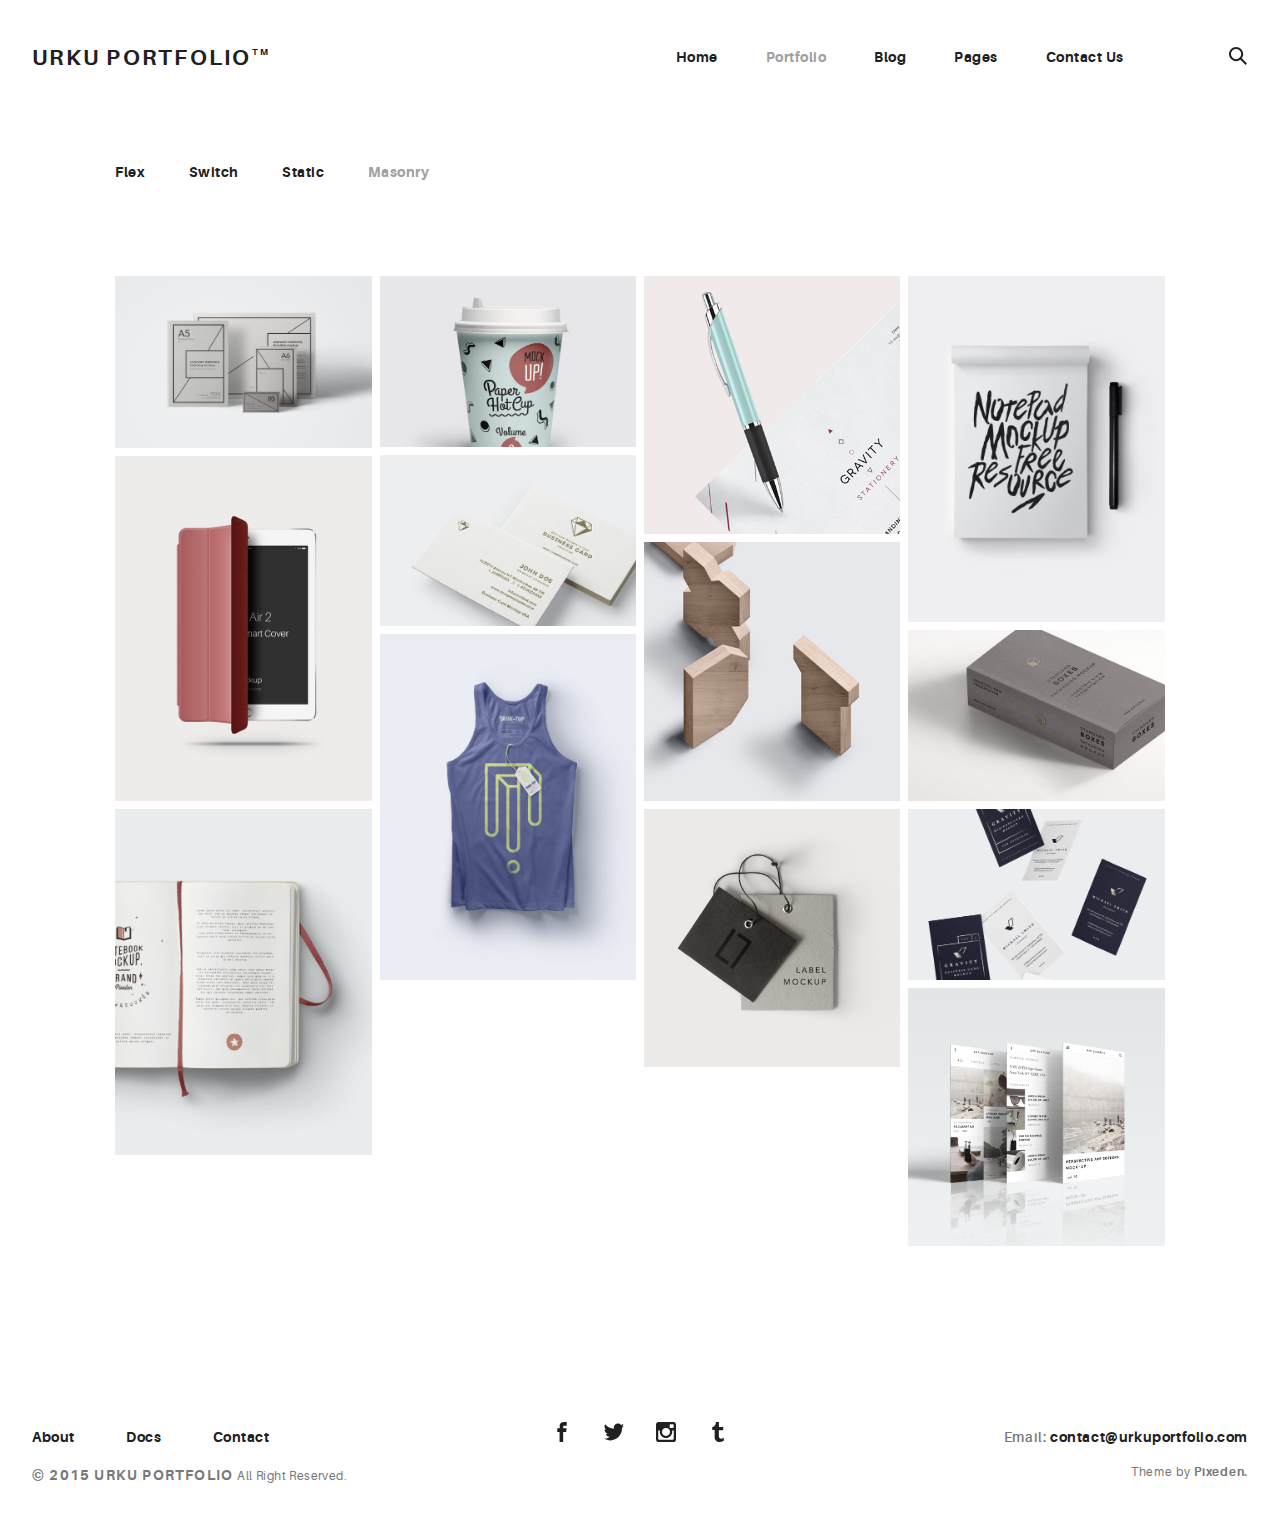
<file: HTML_Template/portfolio-masonry.html>
<!DOCTYPE html>
<html>
  <head>
    <meta name="viewport" content="width=device-width, initial-scale=1.0">
    <meta charset="UTF-8">
    <title>Urku Portfolio :: Pixeden</title>
    <link rel="icon" type="image/svg+xml" href="assets/img/urku-ico.svg">
    <link rel="stylesheet" href="assets/css/aurora-pack.min.css">
    <link rel="stylesheet" href="assets/css/aurora-theme-base.min.css">
    <link rel="stylesheet" href="assets/css/urku.css">
  </head>
  <body class="top-fixed">
    <header class="ae-container-fluid ae-container-fluid--full rk-header ">
      <input type="checkbox" id="mobile-menu" class="rk-mobile-menu">
      <label for="mobile-menu">
        <svg>
          <use xlink:href="assets/img/symbols.svg#bar"></use>
        </svg>
        <svg>
          <use xlink:href="assets/img/symbols.svg#bar"></use>
        </svg>
        <svg>
          <use xlink:href="assets/img/symbols.svg#bar"></use>
        </svg>
      </label>
      <div class="ae-container-fluid rk-topbar">
        <h1 class="rk-logo"><a href="index.html">urku portfolio<sup>tm</sup></a></h1>
        <nav class="rk-navigation">
          <ul class="rk-menu">
            <li class="rk-menu__item"><a href="index.html" class="rk-menu__link">Home</a>
            </li>
            <li class="active rk-menu__item"><a href="portfolio.html" class="rk-menu__link">Portfolio</a>
            </li>
            <li class="rk-menu__item"><a href="blog.html" class="rk-menu__link">Blog</a>
            </li>
            <li class="rk-menu__item"><a href="#0" class="rk-menu__link">Pages</a>
              <nav class="rk-menu__sub">
                <ul class="rk-container">
                  <li class="rk-menu__item"><a href="about.html" class="rk-menu__link">About</a></li>
                  <li class="rk-menu__item"><a href="documentation.html" class="rk-menu__link">Documentation</a></li>
                  <li class="rk-menu__item"><a href="design-styles.html" class="rk-menu__link">Design Styles</a></li>
                </ul>
              </nav>
            </li>
            <li class="rk-menu__item"><a href="contact.html" class="rk-menu__link">Contact Us</a>
            </li>
          </ul>
          <form class="rk-search">
            <input type="text" placeholder="Search" id="urku-search" class="rk-search-field">
            <label for="urku-search">
              <svg>
                <use xlink:href="assets/img/symbols.svg#icon-search"></use>
              </svg>
            </label>
          </form>
        </nav>
      </div>
    </header>
    <section class="ae-container-fluid rk-main">
      <section class="ae-container-fluid ae-container-fluid--inner rk-portfolio">
        <div class="au-xs-ta-center au-lg-ta-left">
          <ul class="rk-menu rk-categories-menu">
            <li class="rk-menu__item"><a href="portfolio.html" class="rk-menu__link">Flex</a>
            </li>
            <li class="rk-menu__item"><a href="portfolio-alt.html" class="rk-menu__link">Switch</a>
            </li>
            <li class="rk-menu__item"><a href="portfolio-raw.html" class="rk-menu__link">Static</a>
            </li>
            <li class="active rk-menu__item"><a href="portfolio-masonry.html" class="rk-menu__link">Masonry</a>
            </li>
          </ul>
        </div>
        <div class="ae-masonry ae-masonry-md-2 ae-masonry-xl-4"><a href="portfolio-item.html" class="rk-item ae-masonry__item"><img src="assets/img/project-1.jpg" alt="">
            <div class="item-meta">
              <h2>Essential Stationery</h2>
              <p>Branding</p>
            </div></a><a href="portfolio-item.html" class="rk-item ae-masonry__item"><img src="assets/img/project-2.jpg" alt="">
            <div class="item-meta">
              <h2>Pickled Tousled</h2>
              <p>Art Direction</p>
            </div></a><a href="portfolio-item.html" class="rk-item ae-masonry__item"><img src="assets/img/project-3.jpg" alt="">
            <div class="item-meta">
              <h2>Waistcoat vegan</h2>
              <p>Graphic Design</p>
            </div></a><a href="portfolio-item.html" class="rk-item ae-masonry__item"><img src="assets/img/project-4.jpg" alt="">
            <div class="item-meta">
              <h2>Tumblr hammock</h2>
              <p>Packaging</p>
            </div></a><a href="portfolio-item.html" class="rk-item ae-masonry__item"><img src="assets/img/project-5.jpg" alt="">
            <div class="item-meta">
              <h2>Biodiesel etsy</h2>
              <p>Branding</p>
            </div></a><a href="portfolio-item.html" class="rk-item ae-masonry__item"><img src="assets/img/project-6.jpg" alt="">
            <div class="item-meta">
              <h2>Gentrify artisan</h2>
              <p>Graphic Design</p>
            </div></a><a href="portfolio-item.html" class="rk-item ae-masonry__item"><img src="assets/img/project-7.jpg" alt="">
            <div class="item-meta">
              <h2>Plaid austin</h2>
              <p>Graphic Design</p>
            </div></a><a href="portfolio-item.html" class="rk-item ae-masonry__item"><img src="assets/img/project-8.jpg" alt="">
            <div class="item-meta">
              <h2>Trust fund</h2>
              <p>Packaging</p>
            </div></a><a href="portfolio-item.html" class="rk-item ae-masonry__item"><img src="assets/img/project-9.jpg" alt="">
            <div class="item-meta">
              <h2>Gentrify pork</h2>
              <p>Branding</p>
            </div></a><a href="portfolio-item.html" class="rk-item ae-masonry__item"><img src="assets/img/project-10.jpg" alt="">
            <div class="item-meta">
              <h2>Waistcoat ugh</h2>
              <p>UI/UX</p>
            </div></a><a href="portfolio-item.html" class="rk-item ae-masonry__item"><img src="assets/img/project-11.jpg" alt="">
            <div class="item-meta">
              <h2>Deep v kogi</h2>
              <p>Graphic Design</p>
            </div></a><a href="portfolio-item.html" class="rk-item ae-masonry__item"><img src="assets/img/project-12.jpg" alt="">
            <div class="item-meta">
              <h2>Venmo trust</h2>
              <p>Packaging</p>
            </div></a><a href="portfolio-item.html" class="rk-item ae-masonry__item"><img src="assets/img/project-13.jpg" alt="">
            <div class="item-meta">
              <h2>Venmo trust</h2>
              <p>Ui/UX</p>
            </div></a>
        </div>
      </section>
    </section>
    <footer class="ae-container-fluid rk-footer ">
      <div class="ae-grid ae-grid--collapse">
        <div class="ae-grid__item item-lg-4 au-xs-ta-center au-lg-ta-left">
          <ul class="rk-menu rk-footer-menu">
            <li class="rk-menu__item"><a href="about.html" class="rk-menu__link">About</a>
            </li>
            <li class="rk-menu__item"><a href="documentation.html" class="rk-menu__link">Docs</a>
            </li>
            <li class="rk-menu__item"><a href="contact.html" class="rk-menu__link">Contact</a>
            </li>
          </ul>
          <p class="rk-footer__text rk-footer__copy "> <span class="ae-u-bold">© </span><span class="ae-u-bolder">2015 URKU PORTFOLIO </span>All Right Reserved.</p>
        </div>
        <div class="ae-grid__item item-lg-4 au-xs-ta-center"><a href="#0" class="rk-social-btn ">
            <svg>
              <use xlink:href="assets/img/symbols.svg#icon-facebook"></use>
            </svg></a><a href="#0" class="rk-social-btn ">
            <svg>
              <use xlink:href="assets/img/symbols.svg#icon-twitter"></use>
            </svg></a><a href="#0" class="rk-social-btn ">
            <svg>
              <use xlink:href="assets/img/symbols.svg#icon-pinterest"></use>
            </svg></a><a href="#0" class="rk-social-btn ">
            <svg>
              <use xlink:href="assets/img/symbols.svg#icon-tumblr"></use>
            </svg></a></div>
        <div class="ae-grid__item item-lg-4 au-xs-ta-center au-lg-ta-right">
          <p class="rk-footer__text rk-footer__contact "> <span class="ae-u-bold">Email: </span><span class="ae-u-bolder"> <a href="#0" class="rk-dark-color ">contact@urkuportfolio.com </a></span></p>
          <p class="rk-footer__text rk-footer__by">Theme by <a href="http://pixeden.com" class="ae-u-bolder">Pixeden.</a></p>
        </div>
      </div>
    </footer>
    <script src="assets/js/svg4everybody.min.js"></script>
    <script>svg4everybody();</script>
  </body>
</html>
</file>
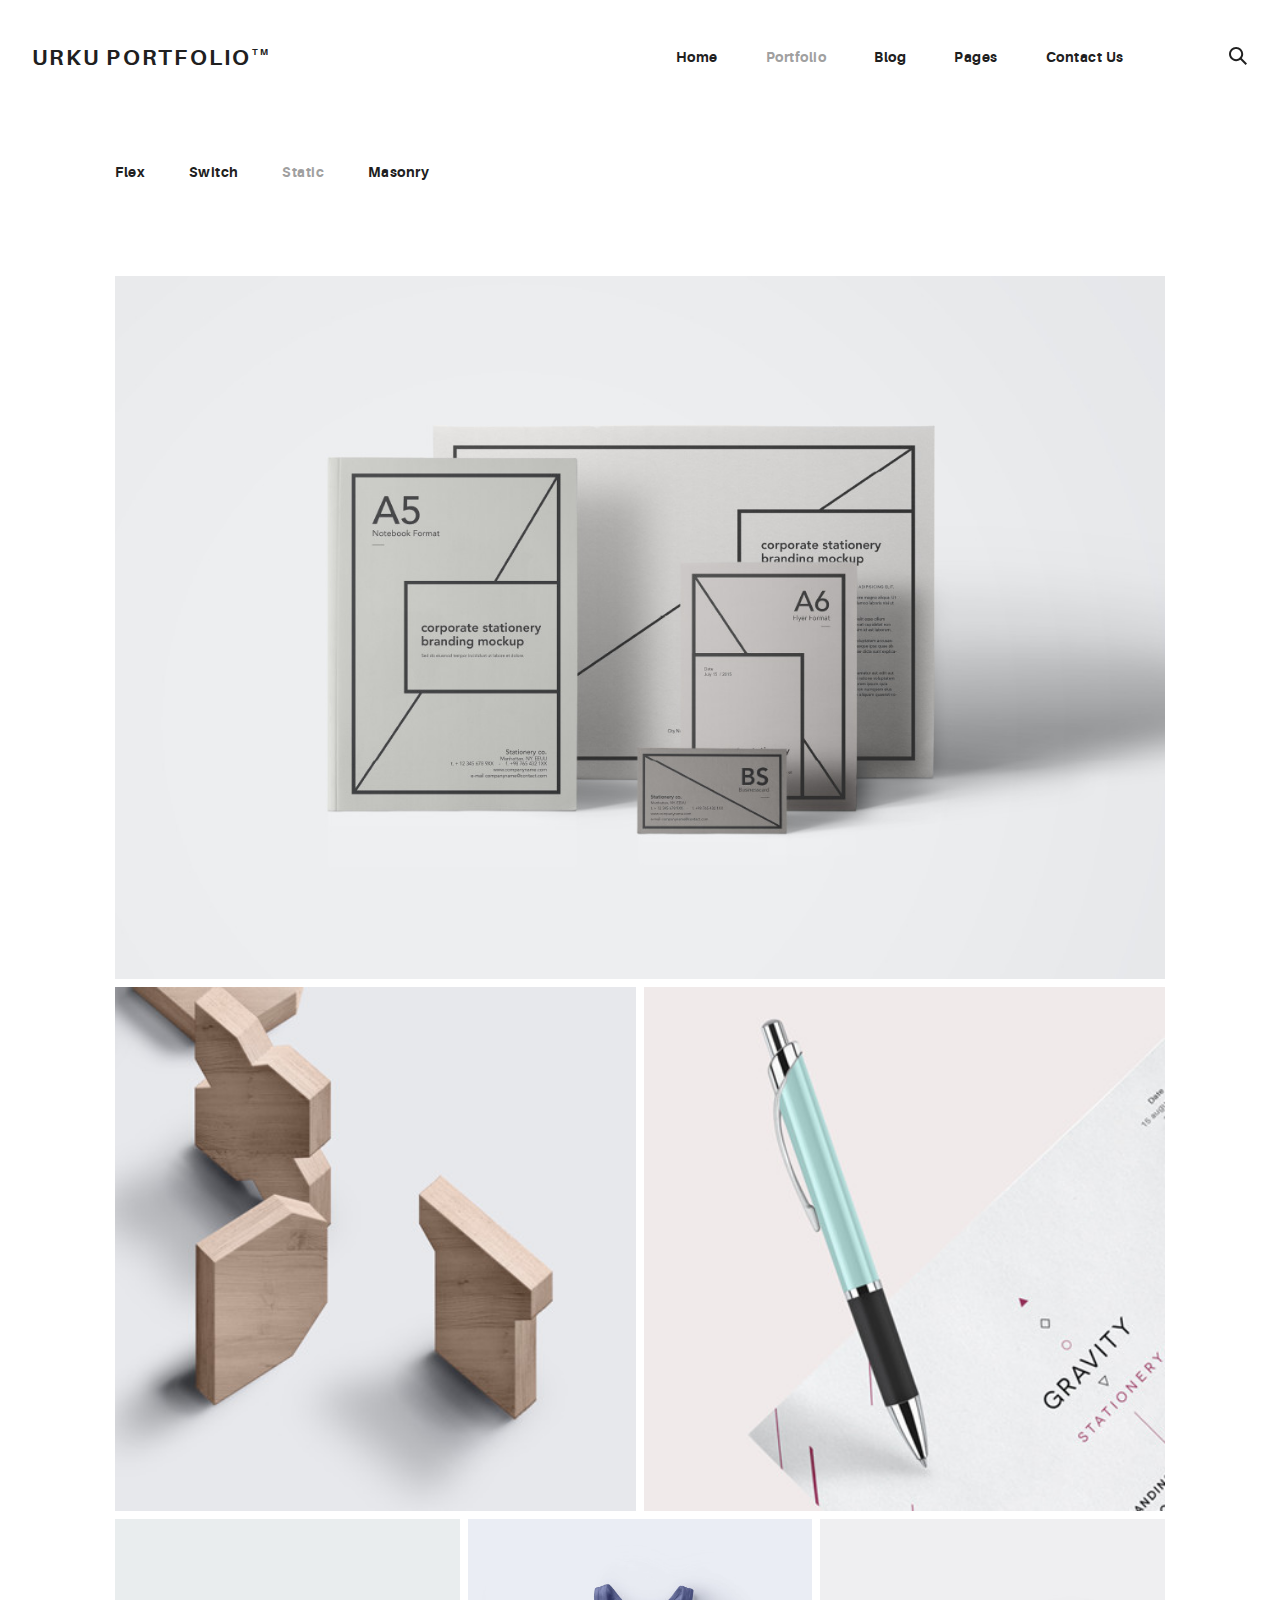
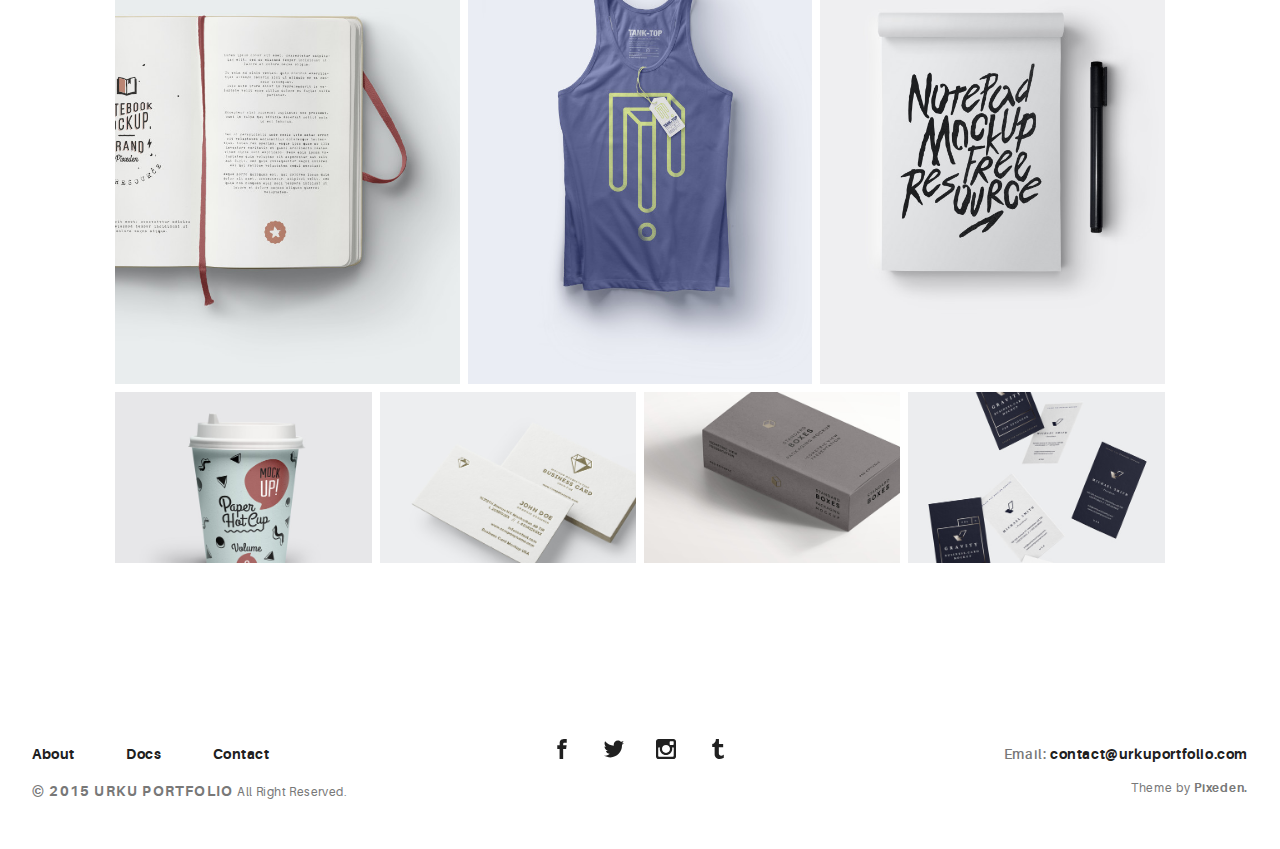
<file: HTML_Template/portfolio-raw.html>
<!DOCTYPE html>
<html>
  <head>
    <meta name="viewport" content="width=device-width, initial-scale=1.0">
    <meta charset="UTF-8">
    <title>Urku Portfolio :: Pixeden</title>
    <link rel="icon" type="image/svg+xml" href="assets/img/urku-ico.svg">
    <link rel="stylesheet" href="assets/css/aurora-pack.min.css">
    <link rel="stylesheet" href="assets/css/aurora-theme-base.min.css">
    <link rel="stylesheet" href="assets/css/urku.css">
  </head>
  <body class="top-fixed">
    <header class="ae-container-fluid ae-container-fluid--full rk-header ">
      <input type="checkbox" id="mobile-menu" class="rk-mobile-menu">
      <label for="mobile-menu">
        <svg>
          <use xlink:href="assets/img/symbols.svg#bar"></use>
        </svg>
        <svg>
          <use xlink:href="assets/img/symbols.svg#bar"></use>
        </svg>
        <svg>
          <use xlink:href="assets/img/symbols.svg#bar"></use>
        </svg>
      </label>
      <div class="ae-container-fluid rk-topbar">
        <h1 class="rk-logo"><a href="index.html">urku portfolio<sup>tm</sup></a></h1>
        <nav class="rk-navigation">
          <ul class="rk-menu">
            <li class="rk-menu__item"><a href="index.html" class="rk-menu__link">Home</a>
            </li>
            <li class="active rk-menu__item"><a href="portfolio.html" class="rk-menu__link">Portfolio</a>
            </li>
            <li class="rk-menu__item"><a href="blog.html" class="rk-menu__link">Blog</a>
            </li>
            <li class="rk-menu__item"><a href="#0" class="rk-menu__link">Pages</a>
              <nav class="rk-menu__sub">
                <ul class="rk-container">
                  <li class="rk-menu__item"><a href="about.html" class="rk-menu__link">About</a></li>
                  <li class="rk-menu__item"><a href="documentation.html" class="rk-menu__link">Documentation</a></li>
                  <li class="rk-menu__item"><a href="design-styles.html" class="rk-menu__link">Design Styles</a></li>
                </ul>
              </nav>
            </li>
            <li class="rk-menu__item"><a href="contact.html" class="rk-menu__link">Contact Us</a>
            </li>
          </ul>
          <form class="rk-search">
            <input type="text" placeholder="Search" id="urku-search" class="rk-search-field">
            <label for="urku-search">
              <svg>
                <use xlink:href="assets/img/symbols.svg#icon-search"></use>
              </svg>
            </label>
          </form>
        </nav>
      </div>
    </header>
    <section class="ae-container-fluid rk-main">
      <section class="ae-container-fluid ae-container-fluid--inner rk-portfolio">
        <div class="au-xs-ta-center au-lg-ta-left">
          <ul class="rk-menu rk-categories-menu">
            <li class="rk-menu__item"><a href="portfolio.html" class="rk-menu__link">Flex</a>
            </li>
            <li class="rk-menu__item"><a href="portfolio-alt.html" class="rk-menu__link">Switch</a>
            </li>
            <li class="active rk-menu__item"><a href="portfolio-raw.html" class="rk-menu__link">Static</a>
            </li>
            <li class="rk-menu__item"><a href="portfolio-masonry.html" class="rk-menu__link">Masonry</a>
            </li>
          </ul>
        </div>
        <div class="ae-grid">
          <div class="ae-grid__item item-lg--auto"><a href="portfolio-item.html" class="rk-item"><img src="assets/img/project-1.jpg" alt="">
              <div class="item-meta">
                <h2>Essential Stationery</h2>
                <p>Branding</p>
              </div></a></div>
        </div>
        <div class="ae-grid">
          <div class="ae-grid__item item-lg--auto"><a href="portfolio-item.html" class="rk-item"><img src="assets/img/project-8.jpg" alt="">
              <div class="item-meta">
                <h2>Trust fund</h2>
                <p>Packaging</p>
              </div></a></div>
          <div class="ae-grid__item item-lg--auto"><a href="portfolio-item.html" class="rk-item"><img src="assets/img/project-7.jpg" alt="">
              <div class="item-meta">
                <h2>Plaid austin</h2>
                <p>Graphic Design</p>
              </div></a></div>
        </div>
        <div class="ae-grid">
          <div class="ae-grid__item item-lg--auto"><a href="portfolio-item.html" class="rk-item"><img src="assets/img/project-3.jpg" alt="">
              <div class="item-meta">
                <h2>Waistcoat vegan</h2>
                <p>Graphic Design</p>
              </div></a></div>
          <div class="ae-grid__item item-lg--auto"><a href="portfolio-item.html" class="rk-item"><img src="assets/img/project-6.jpg" alt="">
              <div class="item-meta">
                <h2>Gentrify artisan</h2>
                <p>Graphic Design</p>
              </div></a></div>
          <div class="ae-grid__item item-lg--auto"><a href="portfolio-item.html" class="rk-item"><img src="assets/img/project-10.jpg" alt="">
              <div class="item-meta">
                <h2>Waistcoat ugh</h2>
                <p>UI/UX</p>
              </div></a></div>
        </div>
        <div class="ae-grid">
          <div class="ae-grid__item item-lg--auto"><a href="portfolio-item.html" class="rk-item"><img src="assets/img/project-4.jpg" alt="">
              <div class="item-meta">
                <h2>Tumblr hammock</h2>
                <p>Packaging</p>
              </div></a></div>
          <div class="ae-grid__item item-lg--auto"><a href="portfolio-item.html" class="rk-item"><img src="assets/img/project-5.jpg" alt="">
              <div class="item-meta">
                <h2>Biodiesel etsy</h2>
                <p>Branding</p>
              </div></a></div>
          <div class="ae-grid__item item-lg--auto"><a href="portfolio-item.html" class="rk-item"><img src="assets/img/project-11.jpg" alt="">
              <div class="item-meta">
                <h2>Deep v kogi</h2>
                <p>Graphic Design</p>
              </div></a></div>
          <div class="ae-grid__item item-lg--auto"><a href="portfolio-item.html" class="rk-item"><img src="assets/img/project-12.jpg" alt="">
              <div class="item-meta">
                <h2>Venmo trust</h2>
                <p>Packaging</p>
              </div></a></div>
        </div>
      </section>
    </section>
    <footer class="ae-container-fluid rk-footer ">
      <div class="ae-grid ae-grid--collapse">
        <div class="ae-grid__item item-lg-4 au-xs-ta-center au-lg-ta-left">
          <ul class="rk-menu rk-footer-menu">
            <li class="rk-menu__item"><a href="about.html" class="rk-menu__link">About</a>
            </li>
            <li class="rk-menu__item"><a href="documentation.html" class="rk-menu__link">Docs</a>
            </li>
            <li class="rk-menu__item"><a href="contact.html" class="rk-menu__link">Contact</a>
            </li>
          </ul>
          <p class="rk-footer__text rk-footer__copy "> <span class="ae-u-bold">© </span><span class="ae-u-bolder">2015 URKU PORTFOLIO </span>All Right Reserved.</p>
        </div>
        <div class="ae-grid__item item-lg-4 au-xs-ta-center"><a href="#0" class="rk-social-btn ">
            <svg>
              <use xlink:href="assets/img/symbols.svg#icon-facebook"></use>
            </svg></a><a href="#0" class="rk-social-btn ">
            <svg>
              <use xlink:href="assets/img/symbols.svg#icon-twitter"></use>
            </svg></a><a href="#0" class="rk-social-btn ">
            <svg>
              <use xlink:href="assets/img/symbols.svg#icon-pinterest"></use>
            </svg></a><a href="#0" class="rk-social-btn ">
            <svg>
              <use xlink:href="assets/img/symbols.svg#icon-tumblr"></use>
            </svg></a></div>
        <div class="ae-grid__item item-lg-4 au-xs-ta-center au-lg-ta-right">
          <p class="rk-footer__text rk-footer__contact "> <span class="ae-u-bold">Email: </span><span class="ae-u-bolder"> <a href="#0" class="rk-dark-color ">contact@urkuportfolio.com </a></span></p>
          <p class="rk-footer__text rk-footer__by">Theme by <a href="http://pixeden.com" class="ae-u-bolder">Pixeden.</a></p>
        </div>
      </div>
    </footer>
    <script src="assets/js/svg4everybody.min.js"></script>
    <script>svg4everybody();</script>
  </body>
</html>
</file>
<file: docs/assets/css/urku.css>
/* * * * * * * * * * * * * * * * * * * * *\ 
 UrkuPortfolio v1.0.0 
 Urku is a prtfolio template with a very clean style. 
 (c) 2016 Lionel <lionel@pixeden.com> (http://pixeden.com) 
 https://bitbucket.org/elrumordelaluz/urkuportfolio 
 Licensed under  MIT 
\* * * * * * * * * * * * * * * * * * * * */
@charset "UTF-8";
body {
  margin: 0;
}

.rk-container {
  margin-right: auto;
  margin-left: auto;
  padding-left: .25rem;
  padding-right: .25rem;
}
@media (min-width: 40em) {
  .rk-container {
    max-width: 88.88889em;
    width: 95vw;
  }
  .rk-container--inner {
    max-width: 68.88889em;
    width: 82vw;
  }
}
.rk-container--full {
  max-width: 100%;
  padding-left: 0;
  padding-right: 0;
  width: 100%;
}
@media (min-width: 64em) {
  .rk-container {
    padding-left: 0;
    padding-right: 0;
  }
}

.rk-main {
  z-index: 1;
  position: static;
}
.top-fixed .rk-main {
  padding-top: 8.5rem;
}
@media (min-width: 64em) {
  .rk-main {
    position: relative;
  }
}

.rk-header {
  background-color: #fff;
  position: relative;
  z-index: 5;
}
.top-fixed .rk-header {
  position: fixed;
}

.rk-topbar {
  -webkit-box-align: start;
  -webkit-align-items: flex-start;
  -ms-flex-align: start;
          align-items: flex-start;
  display: -webkit-box;
  display: -webkit-flex;
  display: -ms-flexbox;
  display:         flex;
  -webkit-flex-wrap: wrap;
      -ms-flex-wrap: wrap;
          flex-wrap: wrap;
  -webkit-box-pack: justify;
  -webkit-justify-content: space-between;
  -ms-flex-pack: justify;
          justify-content: space-between;
  padding-bottom: 3.3rem;
  padding-top: 2.8rem;
}
@media (min-width: 64em) {
  .rk-topbar {
    padding-bottom: 0;
  }
}

.rk-logo {
  -webkit-box-flex: 0;
  -webkit-flex: 0 0 100%;
      -ms-flex: 0 0 100%;
          flex: 0 0 100%;
  font-size: 1.375rem;
  font-weight: 700;
  letter-spacing: 2.25px;
  text-align: center;
  text-transform: uppercase;
  width: 20%;
}
.rk-logo sup {
  font-size: .5625rem;
  position: relative;
  top: -1px;
}
@media (min-width: 64em) {
  .rk-logo {
    -webkit-box-flex: 1;
    -webkit-flex: 1;
        -ms-flex: 1;
            flex: 1;
    text-align: left;
  }
}

.rk-search {
  -webkit-align-self: flex-start;
  -ms-flex-item-align: start;
          align-self: flex-start;
  margin-bottom: 3.4rem;
  margin-left: 7.7rem;
  padding-top: .16rem;
  position: relative;
}
.rk-search label,
.rk-search input {
  display: inline-block;
  vertical-align: middle;
}
.rk-search label {
  cursor: pointer;
  height: 1.875rem;
  left: -1.5rem;
  padding-bottom: .67em;
  padding-top: 0;
  position: absolute;
  top: 0;
  -webkit-transition: color .3s;
          transition: color .3s;
  width: 1.875rem;
  z-index: 20;
}
.rk-search svg {
  height: 100%;
  width: 100%;
}
.rk-search input {
  background-color: transparent;
  border: 0;
  font-size: .875rem;
  opacity: 0;
  outline: 0;
  padding: 0;
  padding-bottom: .3em;
  -webkit-transition: .3s;
          transition: .3s;
  z-index: 10;
  width: 1px;
}
.rk-search input:focus {
  opacity: 1;
  padding-left: .5rem;
  width: 100px;
}
.rk-search input:focus + label {
  color: #a0a0a0;
}

.rk-navmobile {
  position: relative;
}

.rk-mobile-menu {
  display: none;
}
.rk-mobile-menu + label {
  cursor: pointer;
  display: inline-block;
  height: 24px;
  left: 2.5vw;
  position: absolute;
  top: 2.7rem;
  width: 16px;
  z-index: 300;
}
.rk-mobile-menu + label svg {
  height: 4px;
  width: 20px;
  margin: 0;
  display: block;
  margin-bottom: 3px;
  -webkit-transition: .3s;
          transition: .3s;
}
.rk-mobile-menu + label svg:nth-of-type(1) {
  -webkit-transform-origin: center left;
      -ms-transform-origin: center left;
          transform-origin: center left;
}
.rk-mobile-menu + label svg:nth-of-type(3) {
  -webkit-transform-origin: center left;
      -ms-transform-origin: center left;
          transform-origin: center left;
}
@media (min-width: 64em) {
  .rk-mobile-menu + label {
    display: none;
  }
}
.rk-mobile-menu:checked + label,
.rk-mobile-menu + label:hover {
  color: #a0a0a0;
}
.rk-mobile-menu:checked + label svg:nth-of-type(1) {
  -webkit-transform: rotate(45deg);
      -ms-transform: rotate(45deg);
          transform: rotate(45deg);
}
.rk-mobile-menu:checked + label svg:nth-of-type(2) {
  -webkit-transform: translateX(-100%);
      -ms-transform: translateX(-100%);
          transform: translateX(-100%);
  opacity: 0;
}
.rk-mobile-menu:checked + label svg:nth-of-type(3) {
  -webkit-transform: rotate(-45deg);
      -ms-transform: rotate(-45deg);
          transform: rotate(-45deg);
}

.rk-footer {
  margin-top: 10.5rem;
  margin-bottom: 2rem;
}

.rk-footer__text {
  color: #787878;
  font-size: .75rem;
  margin-bottom: .875rem;
}
.rk-footer__text span {
  font-size: .875rem;
}

.rk-footer__copy {
  letter-spacing: .4px;
}
.rk-footer__copy span {
  letter-spacing: 1.2px;
}

.rk-footer__contact {
  display: inline-block;
  letter-spacing: .6px;
}

.rk-footer__by {
  letter-spacing: .7px;
}

.rk-social-btn {
  background: none;
  border: 0;
  display: inline-block;
  height: 20px;
  margin-left: 1rem;
  margin-right: 1rem;
  width: 20px;
}
.rk-social-btn:first-child {
  margin-left: 0;
}
.rk-social-btn:last-child {
  margin-right: 0;
}
.rk-social-btn svg {
  height: 100%;
  width: 100%;
}

.rk-layout-ctrl-cont {
  position: absolute;
  text-align: right;
  top: 2.65rem;
  padding-right: 2.5rem;
}
.top-fixed .rk-layout-ctrl-cont {
  position: fixed;
  z-index: 401;
}
.top-fixed .rk-layout-ctrl-cont:first-of-type {
  top: 2.65rem;
}
@media (min-width: 64em) {
  .rk-layout-ctrl-cont {
    padding-right: 0;
    top: 2.25rem;
  }
  .rk-layout-ctrl-cont:first-of-type {
    top: 0;
  }
  .top-fixed .rk-layout-ctrl-cont {
    top: 10.7625rem;
    z-index: -1;
  }
  .top-fixed .rk-layout-ctrl-cont:first-of-type {
    top: 8.5rem;
  }
}

.rk-layout-ctrl {
  cursor: pointer;
  display: none;
  float: right;
  clear: both;
  height: 28px;
  opacity: 0;
  padding-right: .09rem;
  padding-top: 0;
  -webkit-transition: color .3s;
          transition: color .3s;
  width: 20px;
  z-index: 401;
  position: absolute;
}
.rk-layout-ctrl:hover {
  color: #a0a0a0;
}
.rk-layout-ctrl svg {
  height: 100%;
  width: 100%;
}
@media (min-width: 40em) {
  .rk-layout-ctrl {
    display: inline-block;
  }
}
@media (min-width: 64em) {
  .rk-layout-ctrl {
    opacity: 1;
    position: static;
  }
}

.layout-ctrl-input {
  display: none;
}
.layout-ctrl-input:checked + .rk-layout-ctrl-cont label {
  display: none;
  color: #a0a0a0;
}
@media (min-width: 64em) {
  .layout-ctrl-input:checked + .rk-layout-ctrl-cont label {
    display: block;
  }
}

.rk-layout-ctrl-mobile {
  color: #a0a0a0;
  height: 19px;
  position: absolute;
  right: 40px;
  top: 46px;
  width: 19px;
  z-index: 400;
}
.top-fixed .rk-layout-ctrl-mobile {
  position: fixed;
}
.rk-layout-ctrl-mobile svg {
  -webkit-transition: -webkit-transform 250ms;
          transition:         transform 250ms;
  position: absolute;
  width: 48%;
}
.rk-layout-ctrl-mobile svg:nth-child(1),
.rk-layout-ctrl-mobile svg:nth-child(2) {
  top: 0;
  -webkit-transform-origin: top center;
      -ms-transform-origin: top center;
          transform-origin: top center;
}
.rk-layout-ctrl-mobile svg:nth-child(1),
.rk-layout-ctrl-mobile svg:nth-child(3) {
  left: 0;
}
.rk-layout-ctrl-mobile svg:nth-child(2),
.rk-layout-ctrl-mobile svg:nth-child(4) {
  right: 0;
}
.rk-layout-ctrl-mobile svg:nth-child(3),
.rk-layout-ctrl-mobile svg:nth-child(4) {
  bottom: 0;
  -webkit-transform-origin: bottom center;
      -ms-transform-origin: bottom center;
          transform-origin: bottom center;
}
.rk-layout-ctrl-mobile svg:nth-child(1),
.rk-layout-ctrl-mobile svg:nth-child(4) {
  -webkit-transform: scaleY(1.3);
      -ms-transform: scaleY(1.3);
          transform: scaleY(1.3);
}
.rk-layout-ctrl-mobile svg:nth-child(2),
.rk-layout-ctrl-mobile svg:nth-child(3) {
  -webkit-transform: scaleY(.7);
      -ms-transform: scaleY(.7);
          transform: scaleY(.7);
}
.rk-layout-ctrl-mobile.layout-blog svg:nth-child(1),
.rk-layout-ctrl-mobile.layout-blog svg:nth-child(3) {
  -webkit-transform: scaleX(1.3);
      -ms-transform: scaleX(1.3);
          transform: scaleX(1.3);
  -webkit-transform-origin: left center;
      -ms-transform-origin: left center;
          transform-origin: left center;
}
.rk-layout-ctrl-mobile.layout-blog svg:nth-child(2),
.rk-layout-ctrl-mobile.layout-blog svg:nth-child(4) {
  -webkit-transform: scaleX(1.3);
      -ms-transform: scaleX(1.3);
          transform: scaleX(1.3);
  -webkit-transform-origin: right center;
      -ms-transform-origin: right center;
          transform-origin: right center;
}
#layout-grid:checked ~ .rk-layout-ctrl-mobile svg {
  -webkit-transform: scale(1);
      -ms-transform: scale(1);
          transform: scale(1);
}
@media (max-width: 40em) {
  .rk-layout-ctrl-mobile {
    display: none;
  }
}
@media (min-width: 64em) {
  .rk-layout-ctrl-mobile {
    display: none;
  }
}

.rk-portfolio__items {
  margin-top: -4px;
}
@media (min-width: 40em) {
  .rk-portfolio__items {
    display: -webkit-box;
    display: -webkit-flex;
    display: -ms-flexbox;
    display:         flex;
    -webkit-flex-wrap: wrap;
        -ms-flex-wrap: wrap;
            flex-wrap: wrap;
    margin-left: -4px;
    margin-right: -4px;
  }
}

.rk-item {
  display: block;
  margin: 0;
  margin-bottom: .5rem;
  position: relative;
}
.rk-item.ae-masonry__item {
  display: inline-block;
  margin-bottom: 0;
}
.rk-item img {
  display: block;
  width: 100%;
}
.rk-item:hover .item-meta {
  opacity: 1;
  visibility: visible;
}
.rk-item--flex {
  background-position: center center;
  background-repeat: no-repeat;
  background-size: cover;
  border-color: white;
  border-width: 4px;
  border-style: solid;
  -webkit-box-flex: 1;
  -webkit-flex: 1;
      -ms-flex: 1;
          flex: 1;
  margin-bottom: 0;
  overflow: hidden;
}
.rk-item--flex:after {
  display: none;
}
.rk-item--flex:before {
  content: "";
  display: block;
  padding-top: 100%;
}
.rk-item--flex:hover {
  background-color: #000;
  background-blend-mode: luminosity;
}
@media (min-width: 40em) {
  .rk-item {
    border-width: 4px;
  }
}

.post-img {
  background-position: center center;
  background-repeat: no-repeat;
  background-size: cover;
  display: block;
  position: relative;
}
.post-img:before {
  content: "";
  display: block;
  padding-top: 100%;
}
.post-img:hover {
  background-color: #000;
  background-blend-mode: luminosity;
}
.post-img:hover .item-meta {
  opacity: 1;
  visibility: visible;
}

.item-meta {
  -webkit-box-align: center;
  -webkit-align-items: center;
  -ms-flex-align: center;
          align-items: center;
  background-color: rgba(255, 255, 255, .75);
  bottom: 0;
  color: #202020;
  display: -webkit-box;
  display: -webkit-flex;
  display: -ms-flexbox;
  display:         flex;
  -webkit-box-orient: vertical;
  -webkit-box-direction: normal;
  -webkit-flex-direction: column;
      -ms-flex-direction: column;
          flex-direction: column;
  font-size: .67rem;
  -webkit-box-pack: center;
  -webkit-justify-content: center;
  -ms-flex-pack: center;
          justify-content: center;
  left: 0;
  margin: auto;
  opacity: 0;
  padding: 2%;
  position: absolute;
  right: 0;
  text-align: center;
  -webkit-transition: opacity .5s;
          transition: opacity .5s;
  top: 0;
}
.item-meta h2 {
  font-size: 2.25em;
  font-weight: 700;
}
.item-meta p {
  font-size: 1.5em;
  margin-bottom: 0;
}
@media (min-width: 64em) {
  .item-meta {
    font-size: 1vw;
  }
}
@media (min-width: 94.75em) {
  .item-meta {
    font-size: 1rem;
  }
}

@media (min-width: 40em) {
  .rk-size-12 .item-meta h2,
  .fz-12 .item-meta2 h2 {
    font-size: 2.25em;
  }
  .rk-size-12 .item-meta p,
  .fz-12 .item-meta2 p {
    font-size: 1.5em;
  }
  .rk-size-8 .item-meta h2,
  .fz-8 .item-meta h2 {
    font-size: 2em;
  }
  .rk-size-8 .item-meta p,
  .fz-8 .item-meta p {
    font-size: 1.5em;
  }
  .rk-size-6 .item-meta h2,
  .fz-6 .item-meta h2 {
    font-size: 1.75em;
  }
  .rk-size-6 .item-meta p,
  .fz-6 .item-meta p {
    font-size: 1.3125em;
  }
  .rk-size-4 .item-meta h2,
  .fz-4 .item-meta h2 {
    font-size: 1.5em;
  }
  .rk-size-4 .item-meta p,
  .fz-4 .item-meta p {
    font-size: 1.125em;
  }
  .rk-size-3 .item-meta h2,
  .fz-3 .item-meta h2 {
    font-size: 1.3125em;
  }
  .rk-size-3 .item-meta p,
  .fz-3 .item-meta p {
    font-size: 1.125em;
  }
  #layout-grid:checked ~ .rk-portfolio .rk-tosize-12 .item-meta h2 {
    font-size: 2.25em;
  }
  #layout-grid:checked ~ .rk-portfolio .rk-tosize-12 .item-meta p {
    font-size: 1.5em;
  }
  #layout-grid:checked ~ .rk-portfolio .rk-tosize-6 .item-meta h2 {
    font-size: 1.75em;
  }
  #layout-grid:checked ~ .rk-portfolio .rk-tosize-6 .item-meta p {
    font-size: 1.3125em;
  }
  #layout-grid:checked ~ .rk-portfolio .rk-tosize-4 .item-meta h2,
  #layout-grid:checked ~ .rk-portfolio .rk-tosize-8 .rk-tosize-6 .item-meta h2 {
    font-size: 1.5em;
  }
  #layout-grid:checked ~ .rk-portfolio .rk-tosize-4 .item-meta p,
  #layout-grid:checked ~ .rk-portfolio .rk-tosize-8 .rk-tosize-6 .item-meta p {
    font-size: 1.125em;
  }
  #layout-grid:checked ~ .rk-portfolio .rk-tosize-3 .item-meta h2,
  #layout-grid:checked ~ .rk-portfolio .rk-tosize-6 .rk-tosize-6 .item-meta h2 {
    font-size: 1.3125em;
  }
  #layout-grid:checked ~ .rk-portfolio .rk-tosize-3 .item-meta p,
  #layout-grid:checked ~ .rk-portfolio .rk-tosize-6 .rk-tosize-6 .item-meta p {
    font-size: 1.125em;
  }
}

.ae-masonry .item-meta h2 {
  font-size: 2.25em;
}

.ae-masonry .item-meta p {
  font-size: 1.5em;
}

@media (min-width: 40em) {
  .rk-portfolio .ae-masonry-sm-2 .item-meta h2,
  .rk-portfolio .ae-grid__item[class*="item-sm"]:nth-child(1):nth-last-child(2) h2,
  .rk-portfolio .ae-grid__item[class*="item-sm"]:nth-child(1):nth-last-child(2) ~ .ae-grid__item[class*="item-sm"] h2 {
    font-size: 1.75em;
  }
  .rk-portfolio .ae-masonry-sm-2 .item-meta p,
  .rk-portfolio .ae-grid__item[class*="item-sm"]:nth-child(1):nth-last-child(2) p,
  .rk-portfolio .ae-grid__item[class*="item-sm"]:nth-child(1):nth-last-child(2) ~ .ae-grid__item[class*="item-sm"] p {
    font-size: 1.3125em;
  }
  .rk-portfolio .ae-masonry-sm-3 .item-meta h2,
  .rk-portfolio .ae-grid__item[class*="item-sm"]:nth-child(1):nth-last-child(3) h2,
  .rk-portfolio .ae-grid__item[class*="item-sm"]:nth-child(1):nth-last-child(3) ~ .ae-grid__item[class*="item-sm"] h2 {
    font-size: 1.5em;
  }
  .rk-portfolio .ae-masonry-sm-3 .item-meta p,
  .rk-portfolio .ae-grid__item[class*="item-sm"]:nth-child(1):nth-last-child(3) p,
  .rk-portfolio .ae-grid__item[class*="item-sm"]:nth-child(1):nth-last-child(3) ~ .ae-grid__item[class*="item-sm"] p {
    font-size: 1.125em;
  }
  .rk-portfolio .ae-masonry-sm-4 .item-meta h2,
  .rk-portfolio .ae-grid__item[class*="item-sm"]:nth-child(1):nth-last-child(4) h2,
  .rk-portfolio .ae-grid__item[class*="item-sm"]:nth-child(1):nth-last-child(4) ~ .ae-grid__item[class*="item-sm"] h2 {
    font-size: 1.3125em;
  }
  .rk-portfolio .ae-masonry-sm-4 .item-meta p,
  .rk-portfolio .ae-grid__item[class*="item-sm"]:nth-child(1):nth-last-child(4) p,
  .rk-portfolio .ae-grid__item[class*="item-sm"]:nth-child(1):nth-last-child(4) ~ .ae-grid__item[class*="item-sm"] p {
    font-size: 1.125em;
  }
}

@media (min-width: 52em) {
  .rk-portfolio .ae-masonry-md-2 .item-meta h2,
  .rk-portfolio .ae-grid__item[class*="item-md"]:nth-child(1):nth-last-child(2) h2,
  .rk-portfolio .ae-grid__item[class*="item-md"]:nth-child(1):nth-last-child(2) ~ .ae-grid__item[class*="item-md"] h2 {
    font-size: 1.75em;
  }
  .rk-portfolio .ae-masonry-md-2 .item-meta p,
  .rk-portfolio .ae-grid__item[class*="item-md"]:nth-child(1):nth-last-child(2) p,
  .rk-portfolio .ae-grid__item[class*="item-md"]:nth-child(1):nth-last-child(2) ~ .ae-grid__item[class*="item-md"] p {
    font-size: 1.3125em;
  }
  .rk-portfolio .ae-masonry-md-3 .item-meta h2,
  .rk-portfolio .ae-grid__item[class*="item-md"]:nth-child(1):nth-last-child(3) h2,
  .rk-portfolio .ae-grid__item[class*="item-md"]:nth-child(1):nth-last-child(3) ~ .ae-grid__item[class*="item-md"] h2 {
    font-size: 1.5em;
  }
  .rk-portfolio .ae-masonry-md-3 .item-meta p,
  .rk-portfolio .ae-grid__item[class*="item-md"]:nth-child(1):nth-last-child(3) p,
  .rk-portfolio .ae-grid__item[class*="item-md"]:nth-child(1):nth-last-child(3) ~ .ae-grid__item[class*="item-md"] p {
    font-size: 1.125em;
  }
  .rk-portfolio .ae-masonry-md-4 .item-meta h2,
  .rk-portfolio .ae-grid__item[class*="item-md"]:nth-child(1):nth-last-child(4) h2,
  .rk-portfolio .ae-grid__item[class*="item-md"]:nth-child(1):nth-last-child(4) ~ .ae-grid__item[class*="item-md"] h2 {
    font-size: 1.3125em;
  }
  .rk-portfolio .ae-masonry-md-4 .item-meta p,
  .rk-portfolio .ae-grid__item[class*="item-md"]:nth-child(1):nth-last-child(4) p,
  .rk-portfolio .ae-grid__item[class*="item-md"]:nth-child(1):nth-last-child(4) ~ .ae-grid__item[class*="item-md"] p {
    font-size: 1.125em;
  }
}

@media (min-width: 64em) {
  .rk-portfolio .ae-masonry-lg-2 .item-meta h2,
  .rk-portfolio .ae-grid__item[class*="item-lg"]:nth-child(1):nth-last-child(2) h2,
  .rk-portfolio .ae-grid__item[class*="item-lg"]:nth-child(1):nth-last-child(2) ~ .ae-grid__item[class*="item-lg"] h2 {
    font-size: 1.75em;
  }
  .rk-portfolio .ae-masonry-lg-2 .item-meta p,
  .rk-portfolio .ae-grid__item[class*="item-lg"]:nth-child(1):nth-last-child(2) p,
  .rk-portfolio .ae-grid__item[class*="item-lg"]:nth-child(1):nth-last-child(2) ~ .ae-grid__item[class*="item-lg"] p {
    font-size: 1.3125em;
  }
  .rk-portfolio .ae-masonry-lg-3 .item-meta h2,
  .rk-portfolio .ae-grid__item[class*="item-lg"]:nth-child(1):nth-last-child(3) h2,
  .rk-portfolio .ae-grid__item[class*="item-lg"]:nth-child(1):nth-last-child(3) ~ .ae-grid__item[class*="item-lg"] h2 {
    font-size: 1.5em;
  }
  .rk-portfolio .ae-masonry-lg-3 .item-meta p,
  .rk-portfolio .ae-grid__item[class*="item-lg"]:nth-child(1):nth-last-child(3) p,
  .rk-portfolio .ae-grid__item[class*="item-lg"]:nth-child(1):nth-last-child(3) ~ .ae-grid__item[class*="item-lg"] p {
    font-size: 1.125em;
  }
  .rk-portfolio .ae-masonry-lg-4 .item-meta h2,
  .rk-portfolio .ae-grid__item[class*="item-lg"]:nth-child(1):nth-last-child(4) h2,
  .rk-portfolio .ae-grid__item[class*="item-lg"]:nth-child(1):nth-last-child(4) ~ .ae-grid__item[class*="item-lg"] h2 {
    font-size: 1.3125em;
  }
  .rk-portfolio .ae-masonry-lg-4 .item-meta p,
  .rk-portfolio .ae-grid__item[class*="item-lg"]:nth-child(1):nth-last-child(4) p,
  .rk-portfolio .ae-grid__item[class*="item-lg"]:nth-child(1):nth-last-child(4) ~ .ae-grid__item[class*="item-lg"] p {
    font-size: 1.125em;
  }
}

@media (min-width: 75em) {
  .rk-portfolio .ae-masonry-xl-2 .item-meta h2,
  .rk-portfolio .ae-grid__item[class*="item-xl"]:nth-child(1):nth-last-child(2) h2,
  .rk-portfolio .ae-grid__item[class*="item-xl"]:nth-child(1):nth-last-child(2) ~ .ae-grid__item[class*="item-xl"] h2 {
    font-size: 1.75em;
  }
  .rk-portfolio .ae-masonry-xl-2 .item-meta p,
  .rk-portfolio .ae-grid__item[class*="item-xl"]:nth-child(1):nth-last-child(2) p,
  .rk-portfolio .ae-grid__item[class*="item-xl"]:nth-child(1):nth-last-child(2) ~ .ae-grid__item[class*="item-xl"] p {
    font-size: 1.3125em;
  }
  .rk-portfolio .ae-masonry-xl-3 .item-meta h2,
  .rk-portfolio .ae-grid__item[class*="item-xl"]:nth-child(1):nth-last-child(3) h2,
  .rk-portfolio .ae-grid__item[class*="item-xl"]:nth-child(1):nth-last-child(3) ~ .ae-grid__item[class*="item-xl"] h2 {
    font-size: 1.5em;
  }
  .rk-portfolio .ae-masonry-xl-3 .item-meta p,
  .rk-portfolio .ae-grid__item[class*="item-xl"]:nth-child(1):nth-last-child(3) p,
  .rk-portfolio .ae-grid__item[class*="item-xl"]:nth-child(1):nth-last-child(3) ~ .ae-grid__item[class*="item-xl"] p {
    font-size: 1.125em;
  }
  .rk-portfolio .ae-masonry-xl-4 .item-meta h2,
  .rk-portfolio .ae-grid__item[class*="item-xl"]:nth-child(1):nth-last-child(4) h2,
  .rk-portfolio .ae-grid__item[class*="item-xl"]:nth-child(1):nth-last-child(4) ~ .ae-grid__item[class*="item-xl"] h2 {
    font-size: 1.3125em;
  }
  .rk-portfolio .ae-masonry-xl-4 .item-meta p,
  .rk-portfolio .ae-grid__item[class*="item-xl"]:nth-child(1):nth-last-child(4) p,
  .rk-portfolio .ae-grid__item[class*="item-xl"]:nth-child(1):nth-last-child(4) ~ .ae-grid__item[class*="item-xl"] p {
    font-size: 1.125em;
  }
}

@media (min-width: 40em) {
  .rk-size-1 {
    -webkit-box-flex: 0;
    -webkit-flex-grow: 0;
    -ms-flex-positive: 0;
            flex-grow: 0;
    -webkit-flex-shrink: 0;
    -ms-flex-negative: 0;
            flex-shrink: 0;
    -webkit-flex-basis: auto;
    -ms-flex-preferred-size: auto;
            flex-basis: auto;
    width: 8.33333%;
  }
  .rk-size-2 {
    -webkit-box-flex: 0;
    -webkit-flex-grow: 0;
    -ms-flex-positive: 0;
            flex-grow: 0;
    -webkit-flex-shrink: 0;
    -ms-flex-negative: 0;
            flex-shrink: 0;
    -webkit-flex-basis: auto;
    -ms-flex-preferred-size: auto;
            flex-basis: auto;
    width: 16.66667%;
  }
  .rk-size-3 {
    -webkit-box-flex: 0;
    -webkit-flex-grow: 0;
    -ms-flex-positive: 0;
            flex-grow: 0;
    -webkit-flex-shrink: 0;
    -ms-flex-negative: 0;
            flex-shrink: 0;
    -webkit-flex-basis: auto;
    -ms-flex-preferred-size: auto;
            flex-basis: auto;
    width: 25%;
  }
  .rk-size-4 {
    -webkit-box-flex: 0;
    -webkit-flex-grow: 0;
    -ms-flex-positive: 0;
            flex-grow: 0;
    -webkit-flex-shrink: 0;
    -ms-flex-negative: 0;
            flex-shrink: 0;
    -webkit-flex-basis: auto;
    -ms-flex-preferred-size: auto;
            flex-basis: auto;
    width: 33.33333%;
  }
  .rk-size-5 {
    -webkit-box-flex: 0;
    -webkit-flex-grow: 0;
    -ms-flex-positive: 0;
            flex-grow: 0;
    -webkit-flex-shrink: 0;
    -ms-flex-negative: 0;
            flex-shrink: 0;
    -webkit-flex-basis: auto;
    -ms-flex-preferred-size: auto;
            flex-basis: auto;
    width: 41.66667%;
  }
  .rk-size-6 {
    -webkit-box-flex: 0;
    -webkit-flex-grow: 0;
    -ms-flex-positive: 0;
            flex-grow: 0;
    -webkit-flex-shrink: 0;
    -ms-flex-negative: 0;
            flex-shrink: 0;
    -webkit-flex-basis: auto;
    -ms-flex-preferred-size: auto;
            flex-basis: auto;
    width: 50%;
  }
  .rk-size-7 {
    -webkit-box-flex: 0;
    -webkit-flex-grow: 0;
    -ms-flex-positive: 0;
            flex-grow: 0;
    -webkit-flex-shrink: 0;
    -ms-flex-negative: 0;
            flex-shrink: 0;
    -webkit-flex-basis: auto;
    -ms-flex-preferred-size: auto;
            flex-basis: auto;
    width: 58.33333%;
  }
  .rk-size-8 {
    -webkit-box-flex: 0;
    -webkit-flex-grow: 0;
    -ms-flex-positive: 0;
            flex-grow: 0;
    -webkit-flex-shrink: 0;
    -ms-flex-negative: 0;
            flex-shrink: 0;
    -webkit-flex-basis: auto;
    -ms-flex-preferred-size: auto;
            flex-basis: auto;
    width: 66.66667%;
  }
  .rk-size-9 {
    -webkit-box-flex: 0;
    -webkit-flex-grow: 0;
    -ms-flex-positive: 0;
            flex-grow: 0;
    -webkit-flex-shrink: 0;
    -ms-flex-negative: 0;
            flex-shrink: 0;
    -webkit-flex-basis: auto;
    -ms-flex-preferred-size: auto;
            flex-basis: auto;
    width: 75%;
  }
  .rk-size-10 {
    -webkit-box-flex: 0;
    -webkit-flex-grow: 0;
    -ms-flex-positive: 0;
            flex-grow: 0;
    -webkit-flex-shrink: 0;
    -ms-flex-negative: 0;
            flex-shrink: 0;
    -webkit-flex-basis: auto;
    -ms-flex-preferred-size: auto;
            flex-basis: auto;
    width: 83.33333%;
  }
  .rk-size-11 {
    -webkit-box-flex: 0;
    -webkit-flex-grow: 0;
    -ms-flex-positive: 0;
            flex-grow: 0;
    -webkit-flex-shrink: 0;
    -ms-flex-negative: 0;
            flex-shrink: 0;
    -webkit-flex-basis: auto;
    -ms-flex-preferred-size: auto;
            flex-basis: auto;
    width: 91.66667%;
  }
  .rk-size-12 {
    -webkit-box-flex: 0;
    -webkit-flex-grow: 0;
    -ms-flex-positive: 0;
            flex-grow: 0;
    -webkit-flex-shrink: 0;
    -ms-flex-negative: 0;
            flex-shrink: 0;
    -webkit-flex-basis: auto;
    -ms-flex-preferred-size: auto;
            flex-basis: auto;
    width: 100%;
  }
}

#layout-grid:checked ~ .rk-portfolio .rk-tosize-1 {
  -webkit-box-flex: 0;
  -webkit-flex-grow: 0;
  -ms-flex-positive: 0;
          flex-grow: 0;
  -webkit-flex-shrink: 0;
  -ms-flex-negative: 0;
          flex-shrink: 0;
  -webkit-flex-basis: auto;
  -ms-flex-preferred-size: auto;
          flex-basis: auto;
  width: 8.33333%;
}

#layout-grid:checked ~ .rk-portfolio .rk-tosize-2 {
  -webkit-box-flex: 0;
  -webkit-flex-grow: 0;
  -ms-flex-positive: 0;
          flex-grow: 0;
  -webkit-flex-shrink: 0;
  -ms-flex-negative: 0;
          flex-shrink: 0;
  -webkit-flex-basis: auto;
  -ms-flex-preferred-size: auto;
          flex-basis: auto;
  width: 16.66667%;
}

#layout-grid:checked ~ .rk-portfolio .rk-tosize-3 {
  -webkit-box-flex: 0;
  -webkit-flex-grow: 0;
  -ms-flex-positive: 0;
          flex-grow: 0;
  -webkit-flex-shrink: 0;
  -ms-flex-negative: 0;
          flex-shrink: 0;
  -webkit-flex-basis: auto;
  -ms-flex-preferred-size: auto;
          flex-basis: auto;
  width: 25%;
}

#layout-grid:checked ~ .rk-portfolio .rk-tosize-4 {
  -webkit-box-flex: 0;
  -webkit-flex-grow: 0;
  -ms-flex-positive: 0;
          flex-grow: 0;
  -webkit-flex-shrink: 0;
  -ms-flex-negative: 0;
          flex-shrink: 0;
  -webkit-flex-basis: auto;
  -ms-flex-preferred-size: auto;
          flex-basis: auto;
  width: 33.33333%;
}

#layout-grid:checked ~ .rk-portfolio .rk-tosize-5 {
  -webkit-box-flex: 0;
  -webkit-flex-grow: 0;
  -ms-flex-positive: 0;
          flex-grow: 0;
  -webkit-flex-shrink: 0;
  -ms-flex-negative: 0;
          flex-shrink: 0;
  -webkit-flex-basis: auto;
  -ms-flex-preferred-size: auto;
          flex-basis: auto;
  width: 41.66667%;
}

#layout-grid:checked ~ .rk-portfolio .rk-tosize-6 {
  -webkit-box-flex: 0;
  -webkit-flex-grow: 0;
  -ms-flex-positive: 0;
          flex-grow: 0;
  -webkit-flex-shrink: 0;
  -ms-flex-negative: 0;
          flex-shrink: 0;
  -webkit-flex-basis: auto;
  -ms-flex-preferred-size: auto;
          flex-basis: auto;
  width: 50%;
}

#layout-grid:checked ~ .rk-portfolio .rk-tosize-7 {
  -webkit-box-flex: 0;
  -webkit-flex-grow: 0;
  -ms-flex-positive: 0;
          flex-grow: 0;
  -webkit-flex-shrink: 0;
  -ms-flex-negative: 0;
          flex-shrink: 0;
  -webkit-flex-basis: auto;
  -ms-flex-preferred-size: auto;
          flex-basis: auto;
  width: 58.33333%;
}

#layout-grid:checked ~ .rk-portfolio .rk-tosize-8 {
  -webkit-box-flex: 0;
  -webkit-flex-grow: 0;
  -ms-flex-positive: 0;
          flex-grow: 0;
  -webkit-flex-shrink: 0;
  -ms-flex-negative: 0;
          flex-shrink: 0;
  -webkit-flex-basis: auto;
  -ms-flex-preferred-size: auto;
          flex-basis: auto;
  width: 66.66667%;
}

#layout-grid:checked ~ .rk-portfolio .rk-tosize-9 {
  -webkit-box-flex: 0;
  -webkit-flex-grow: 0;
  -ms-flex-positive: 0;
          flex-grow: 0;
  -webkit-flex-shrink: 0;
  -ms-flex-negative: 0;
          flex-shrink: 0;
  -webkit-flex-basis: auto;
  -ms-flex-preferred-size: auto;
          flex-basis: auto;
  width: 75%;
}

#layout-grid:checked ~ .rk-portfolio .rk-tosize-10 {
  -webkit-box-flex: 0;
  -webkit-flex-grow: 0;
  -ms-flex-positive: 0;
          flex-grow: 0;
  -webkit-flex-shrink: 0;
  -ms-flex-negative: 0;
          flex-shrink: 0;
  -webkit-flex-basis: auto;
  -ms-flex-preferred-size: auto;
          flex-basis: auto;
  width: 83.33333%;
}

#layout-grid:checked ~ .rk-portfolio .rk-tosize-11 {
  -webkit-box-flex: 0;
  -webkit-flex-grow: 0;
  -ms-flex-positive: 0;
          flex-grow: 0;
  -webkit-flex-shrink: 0;
  -ms-flex-negative: 0;
          flex-shrink: 0;
  -webkit-flex-basis: auto;
  -ms-flex-preferred-size: auto;
          flex-basis: auto;
  width: 91.66667%;
}

#layout-grid:checked ~ .rk-portfolio .rk-tosize-12 {
  -webkit-box-flex: 0;
  -webkit-flex-grow: 0;
  -ms-flex-positive: 0;
          flex-grow: 0;
  -webkit-flex-shrink: 0;
  -ms-flex-negative: 0;
          flex-shrink: 0;
  -webkit-flex-basis: auto;
  -ms-flex-preferred-size: auto;
          flex-basis: auto;
  width: 100%;
}

#layout-grid:checked ~ .rk-portfolio .rk-tosize-auto {
  -webkit-box-flex: 1;
  -webkit-flex: 1;
      -ms-flex: 1;
          flex: 1;
}

@media (min-width: 40em) {
  .rk-landscape:before {
    padding-top: 66.93548%;
  }
  .rk-landscape-alt:before {
    padding-top: 56.45161%;
  }
  .rk-portrait:before {
    padding-top: 134.74026%;
  }
  .rk-square:before {
    padding-top: 100%;
  }
}

#layout-grid:checked ~ .rk-portfolio .rk-tolandscape:before,
#layout-grid:checked ~ .rk-blog .rk-tolandscape:before,
.rk-blog--columns .rk-tolandscape:before {
  padding-top: 66.93548%;
}

#layout-grid:checked ~ .rk-portfolio .rk-tolandscape-alt:before,
#layout-grid:checked ~ .rk-blog .rk-tolandscape-alt:before,
.rk-blog--columns .rk-tolandscape-alt:before {
  padding-top: 56.45161%;
}

#layout-grid:checked ~ .rk-portfolio .rk-toportrait:before,
#layout-grid:checked ~ .rk-blog .rk-toportrait:before,
.rk-blog--columns .rk-toportrait:before {
  padding-top: 134.74026%;
}

#layout-grid:checked ~ .rk-portfolio .rk-tosquare:before,
#layout-grid:checked ~ .rk-blog .rk-tosquare:before,
.rk-blog--columns .rk-tosquare:before {
  padding-top: 100%;
}

.item-1 {
  background-image: url("../img/project-1.jpg");
}
@media (min-width: 40em) {
  #layout-grid:checked ~ .rk-portfolio .item-1 {
    background-position: center left;
  }
}

.item-2 {
  background-image: url("../img/project-2.jpg");
}

.item-3 {
  background-image: url("../img/project-3.jpg");
}

.item-4 {
  background-image: url("../img/project-4.jpg");
}

.item-5 {
  background-image: url("../img/project-5.jpg");
}
@media (min-width: 40em) {
  #layout-grid:checked ~ .rk-portfolio .item-5 {
    background-position: center left;
  }
}

.item-6 {
  background-image: url("../img/project-6.jpg");
}
@media (min-width: 40em) {
  #layout-grid:checked ~ .rk-portfolio .item-6 {
    background-position: top center;
  }
}

.item-7 {
  background-image: url("../img/project-7.jpg");
}

.item-8 {
  background-image: url("../img/project-8.jpg");
}

.item-9 {
  background-image: url("../img/project-9.jpg");
}

.item-10 {
  background-image: url("../img/project-10.jpg");
}

.item-11 {
  background-image: url("../img/project-11.jpg");
}

.item-12 {
  background-image: url("../img/project-12.jpg");
}

.item-13 {
  background-image: url("../img/project-13.jpg");
}
@media (min-width: 40em) {
  #layout-grid:checked ~ .rk-portfolio .item-13 {
    background-position: top right;
  }
  #layout-grid:checked ~ .rk-portfolio .item-13 {
    background-size: 142%;
  }
}

.item-14 {
  background-image: url("../img/project-14.jpg");
}

.item-15 {
  background-image: url("../img/project-15.jpg");
}

@media (min-width: 40em) {
  #layout-grid:checked ~ .rk-portfolio .rk-items-cont {
    display: -webkit-box;
    display: -webkit-flex;
    display: -ms-flexbox;
    display:         flex;
  }
}

.rk-portfolio-cover {
  background-position: center center;
  background-size: cover;
  display: -webkit-box;
  display: -webkit-flex;
  display: -ms-flexbox;
  display:         flex;
  -webkit-box-pack: center;
  -webkit-justify-content: center;
  -ms-flex-pack: center;
          justify-content: center;
  -webkit-box-align: end;
  -webkit-align-items: flex-end;
  -ms-flex-align: end;
          align-items: flex-end;
  height: 100vh;
  padding-bottom: 1.5rem;
  width: 100%;
}
@media (min-width: 40em) {
  .rk-portfolio-cover {
    padding-bottom: 2.5rem;
  }
}

.rk-portfolio--inner img {
  width: 100%;
}

.rk-portfolio-title {
  letter-spacing: .0359em;
}

.rk-portfolio-category {
  letter-spacing: .021em;
}

.rk-portfolio-inner-client span {
  letter-spacing: .05em;
}

.rk-portfolio-inner-website {
  letter-spacing: .05em;
}

.rk-portfolio-inner-date {
  letter-spacing: .02em;
}

.rk-portfolio-info {
  margin-top: 4.9rem;
}

.rk-portfolio-inner-title {
  margin-top: .2em;
}

.rk-portfolio-details p {
  margin-bottom: .4rem;
}

.item-inside__meta {
  text-align: center;
}
.item-inside__meta--contrast:before {
  background-color: rgba(255, 255, 255, .3);
  content: "";
  height: 100%;
  left: 0;
  position: absolute;
  top: 0;
  width: 100%;
  z-index: 1;
}
.item-inside__meta .rk-portfolio-title,
.item-inside__meta .rk-portfolio-category {
  position: relative;
  z-index: 2;
}

.inner-box-1 {
  margin-top: 3.4rem;
}

.inner-box-3 {
  margin-top: 6.6rem;
}

.inner-box-4 {
  margin-top: 6rem;
}

.item-inside-1 {
  /*background-image: url("../img/project-1.jpg");*/
  background-position: 50% 100%;
  background-size: 350%;
}
@media only screen and (-webkit-min-device-pixel-ratio: 1.5), only screen and (min--moz-device-pixel-ratio: 1.5), only screen and (-o-min-device-pixel-ratio: 3/2), only screen and (min-device-pixel-ratio: 1.5) {
  .item-inside-1 {
    background-image: url("../img/project-1h.jpg");
  }
}
@media (min-width: 40em) {
  .item-inside-1 {
    background-size: 150%;
  }
}

.post-inside-1 {
  background-image: url("../img/post-1.jpg");
}

#layout-grid:checked ~ .rk-portfolio,
#layout-grid:checked ~ .rk-blog {
  -webkit-animation: op2 .5s;
          animation: op2 .5s;
}

#layout-base:checked ~ .rk-portfolio,
#layout-base:checked ~ .rk-blog {
  -webkit-animation: op .5s;
          animation: op .5s;
}

@-webkit-keyframes op {
  0% {
    opacity: 0;
  }
  100% {
    opacity: 1;
  }
}

@keyframes op {
  0% {
    opacity: 0;
  }
  100% {
    opacity: 1;
  }
}

@-webkit-keyframes op2 {
  0% {
    opacity: 0;
  }
  100% {
    opacity: 1;
  }
}

@keyframes op2 {
  0% {
    opacity: 0;
  }
  100% {
    opacity: 1;
  }
}

.rk-blog {
  padding-top: .25rem;
}

.rk-blog__items {
  margin-bottom: 2.7rem;
}
@media (min-width: 40em) {
  .rk-blog__items {
    -webkit-column-count: 1;
       -moz-column-count: 1;
            column-count: 1;
    -webkit-column-gap: .5rem;
       -moz-column-gap: .5rem;
            column-gap: .5rem;
  }
}

.rk-blog__item {
  display: inline-block;
  margin: 0 0 10.6rem;
  width: 100%;
}

@media (min-width: 40em) {
  #layout-grid:checked ~ .rk-blog .rk-blog__items,
  .rk-blog--columns .rk-blog__items {
    -webkit-column-count: 2;
       -moz-column-count: 2;
            column-count: 2;
    margin-bottom: 6.2rem;
  }
}

@media (min-width: 75em) {
  #layout-grid:checked ~ .rk-blog .rk-blog__items,
  .rk-blog--columns .rk-blog__items {
    -webkit-column-count: 3;
       -moz-column-count: 3;
            column-count: 3;
  }
}

.blog-info,
.blog-meta {
  margin: 0 auto;
  text-align: center;
  width: 78.5%;
}

.blog-info {
  margin-top: 4rem;
}

.blog-info__title {
  letter-spacing: .04em;
}

.blog-info__author {
  letter-spacing: .02em;
  margin-top: 1em;
}

.blog-info__excerpt {
  margin-top: 3.9rem;
  letter-spacing: .05em;
  line-height: 1.8125;
  text-align: left;
}
.blog-info__excerpt:not(:empty):after {
  content: " […]";
}

.blog-meta {
  -webkit-box-align: baseline;
  -webkit-align-items: baseline;
  -ms-flex-align: baseline;
          align-items: baseline;
  display: -webkit-box;
  display: -webkit-flex;
  display: -ms-flexbox;
  display:         flex;
  -webkit-flex-wrap: wrap;
      -ms-flex-wrap: wrap;
          flex-wrap: wrap;
  -webkit-box-pack: justify;
  -webkit-justify-content: space-between;
  -ms-flex-pack: justify;
          justify-content: space-between;
  margin-top: 3.5rem;
}

.blog-meta__comments {
  letter-spacing: .06em;
}

.blog-meta__date {
  color: #787878;
  letter-spacing: .05em;
}

#layout-grid:checked ~ .rk-blog .blog-info,
.rk-blog--columns .blog-info {
  margin-top: 3.5rem;
}

#layout-grid:checked ~ .rk-blog .blog-info__title,
.rk-blog--columns .blog-info__title {
  font-size: 1.3125rem;
}

#layout-grid:checked ~ .rk-blog .blog-info__author,
.rk-blog--columns .blog-info__author {
  font-size: 1rem;
  margin-top: 0;
}

#layout-grid:checked ~ .rk-blog .blog-info__excerpt,
.rk-blog--columns .blog-info__excerpt {
  font-size: 1rem;
  margin-top: 1.9rem;
  line-height: 1.625;
}
#layout-grid:checked ~ .rk-blog .blog-info__excerpt span,
.rk-blog--columns .blog-info__excerpt span {
  display: none;
}

#layout-grid:checked ~ .rk-blog .blog-meta,
.rk-blog--columns .blog-meta {
  margin-top: 2rem;
}

#layout-grid:checked ~ .rk-blog .blog-meta__read-more,
.rk-blog--columns .blog-meta__read-more {
  display: none;
}

#layout-grid:checked ~ .rk-blog .blog-meta__comments,
.rk-blog--columns .blog-meta__comments {
  font-size: 1rem;
}

#layout-grid:checked ~ .rk-blog .blog-meta__date,
.rk-blog--columns .blog-meta__date {
  font-size: .875rem;
}

#layout-grid:checked ~ .rk-blog .rk-blog__item,
.rk-blog--columns .rk-blog__item {
  margin-bottom: 7.3rem;
}

.post-1 {
  background-image: url("../img/post-1.jpg");
}
@media (min-width: 40em) {
  #layout-grid:checked ~ .rk-blog .post-1 {
    background-position: center right;
  }
}

.post-2 {
  background-image: url("../img/post-2.jpg");
}

.post-3 {
  background-image: url("../img/post-3.jpg");
  background-size: 160%;
}
@media (min-width: 40em) {
  #layout-grid:checked ~ .rk-blog .post-3 {
    background-position: bottom left;
  }
  #layout-grid:checked ~ .rk-blog .post-3 {
    background-size: 200%;
  }
}

.post-4 {
  background-image: url("../img/post-4.jpg");
}

.post-5 {
  background-image: url("../img/post-5.jpg");
}
@media (min-width: 40em) {
  #layout-grid:checked ~ .rk-blog .post-5 {
    background-position: center left;
  }
}

.post-6 {
  background-image: url("../img/post-6.jpg");
}
@media (min-width: 40em) {
  #layout-grid:checked ~ .rk-blog .post-6 {
    background-position: center right;
  }
}

.post-7 {
  background-image: url("../img/post-7.jpg");
}
@media (min-width: 40em) {
  #layout-grid:checked ~ .rk-blog .post-7 {
    background-position: center left;
  }
}

.post-8 {
  background-image: url("../img/post-8.jpg");
}

.post-9 {
  background-image: url("../img/post-9.jpg");
}
@media (min-width: 40em) {
  #layout-grid:checked ~ .rk-blog .post-9 {
    background-position: 25% 50%;
  }
}

.post-1 {
  background-image: url("../img/post-1.jpg");
}
@media (min-width: 40em) {
  .rk-blog--columns .post-1 {
    background-position: center right;
  }
}

.post-2 {
  background-image: url("../img/post-2.jpg");
}

.post-3 {
  background-image: url("../img/post-3.jpg");
  background-size: 160%;
}
@media (min-width: 40em) {
  .rk-blog--columns .post-3 {
    background-position: bottom left;
  }
  .rk-blog--columns .post-3 {
    background-size: 200%;
  }
}

.post-4 {
  background-image: url("../img/post-4.jpg");
}

.post-5 {
  background-image: url("../img/post-5.jpg");
}
@media (min-width: 40em) {
  .rk-blog--columns .post-5 {
    background-position: center left;
  }
}

.post-6 {
  background-image: url("../img/post-6.jpg");
}
@media (min-width: 40em) {
  .rk-blog--columns .post-6 {
    background-position: center right;
  }
}

.post-7 {
  background-image: url("../img/post-7.jpg");
}
@media (min-width: 40em) {
  .rk-blog--columns .post-7 {
    background-position: center left;
  }
}

.post-8 {
  background-image: url("../img/post-8.jpg");
}

.post-9 {
  background-image: url("../img/post-9.jpg");
}
@media (min-width: 40em) {
  .rk-blog--columns .post-9 {
    background-position: 25% 50%;
  }
}

.arrow-button {
  display: -webkit-box;
  display: -webkit-flex;
  display: -ms-flexbox;
  display:         flex;
  background: none;
  border: 0;
  cursor: pointer;
  font-size: inherit;
  font-weight: 700;
  letter-spacing: .02em;
  -webkit-box-align: center;
  -webkit-align-items: center;
  -ms-flex-align: center;
          align-items: center;
}
.arrow-button svg,
.arrow-button .arrow-cont-rev,
.arrow-button .arrow-cont {
  height: 2em;
  -webkit-transition: -webkit-transform .3s;
          transition:         transform .3s;
  width: 2em;
}
.arrow-button .arrow-cont-rev
.arrow-cont {
  -webkit-align-self: center;
  -ms-flex-item-align: center;
          align-self: center;
  vertical-align: super;
}
.arrow-button .arrow-cont {
  margin-left: 2em;
}
.arrow-button .arrow-cont svg {
  margin-left: 0;
}
.arrow-button .arrow-cont-rev {
  margin-right: 2em;
}
.arrow-button .arrow-cont-rev svg {
  margin-left: 0;
}
.arrow-button--right {
  margin-left: auto;
  margin-right: auto;
}
@media (min-width: 75em) {
  .arrow-button--right {
    margin-left: auto;
    margin-right: 0;
  }
}
.arrow-button--center {
  margin-left: auto;
  margin-right: auto;
}
@media (min-width: 75em) {
  .arrow-button--out {
    margin-right: -4.5em;
  }
}
.arrow-button .arrow-cont-rev {
  -webkit-transform: scale(-1, 1);
      -ms-transform: scale(-1, 1);
          transform: scale(-1, 1);
}
.arrow-button--reverse div {
  margin-left: 0;
  -webkit-box-ordinal-group: 0;
  -webkit-order: -1;
  -ms-flex-order: -1;
          order: -1;
}
.arrow-button:hover .arrow-cont {
  -webkit-transform: translateX(.25rem);
      -ms-transform: translateX(.25rem);
          transform: translateX(.25rem);
}
.arrow-button--reverse:hover .arrow-cont-rev {
  -webkit-transform: scale(-1, 1) translateX(.25rem);
      -ms-transform: scale(-1, 1) translateX(.25rem);
          transform: scale(-1, 1) translateX(.25rem);
}
.arrow-button--reverse:hover .arrow-cont-rev svg {
  -webkit-transform: translateX(0);
      -ms-transform: translateX(0);
          transform: translateX(0);
}
.arrow-button--compress svg {
  margin-left: 1em;
}
.arrow-button--nospace svg {
  margin-left: 0;
}
.arrow-button--flip svg {
  -webkit-transform: rotate(180deg);
      -ms-transform: rotate(180deg);
          transform: rotate(180deg);
}

.group-buttons {
  -webkit-box-align: center;
  -webkit-align-items: center;
  -ms-flex-align: center;
          align-items: center;
  display: -webkit-box;
  display: -webkit-flex;
  display: -ms-flexbox;
  display:         flex;
  -webkit-flex-wrap: wrap;
      -ms-flex-wrap: wrap;
          flex-wrap: wrap;
  -webkit-justify-content: space-around;
  -ms-flex-pack: distribute;
          justify-content: space-around;
  width: 100%;
}
@media (min-width: 40em) {
  .group-buttons {
    -webkit-box-pack: justify;
    -webkit-justify-content: space-between;
    -ms-flex-pack: justify;
            justify-content: space-between;
  }
}

.rk-arrow svg {
  height: .875em;
  width: 2.375em;
}

.rk-comments,
.rk-comments ul {
  list-style: none;
}

.rk-comments__title {
  letter-spacing: .05em;
  margin-bottom: 5rem;
}

.rk-comment {
  -webkit-box-align: start;
  -webkit-align-items: flex-start;
  -ms-flex-align: start;
          align-items: flex-start;
  display: -webkit-box;
  display: -webkit-flex;
  display: -ms-flexbox;
  display:         flex;
  margin-bottom: 5rem;
}
.rk-comment__avatar {
  -webkit-box-flex: 0;
  -webkit-flex: 0 0 4.6875rem;
      -ms-flex: 0 0 4.6875rem;
          flex: 0 0 4.6875rem;
  margin-right: 2.3rem;
}
.rk-comment__header {
  -webkit-box-align: baseline;
  -webkit-align-items: baseline;
  -ms-flex-align: baseline;
          align-items: baseline;
  display: -webkit-box;
  display: -webkit-flex;
  display: -ms-flexbox;
  display:         flex;
  padding-top: .7rem;
  margin-bottom: .75rem;
}
.rk-comment__body {
  letter-spacing: .05em;
  margin-bottom: 1.8rem;
}
.rk-comment__author {
  letter-spacing: .03em;
}
.rk-comment__meta {
  margin-left: .3rem;
  letter-spacing: .053em;
}
.rk-comment__author small,
.rk-comment__meta {
  color: #a0a0a0;
}
@media (min-width: 40em) {
  .rk-comment {
    margin-left: calc(16.66667% - 4.6875rem - 2.3rem);
    padding-right: 16.66667%;
  }
  .rk-comment + ul {
    padding-left: 8.7rem;
    padding-right: 1.7rem;
  }
}

.conatct__title,
.contact__addr,
.contact__email {
  letter-spacing: .06em;
}

.contact__desc {
  letter-spacing: .05em;
}

.contact__phone {
  letter-spacing: .1em;
}

.contact_spacer {
  width: 100%;
}
.contact_spacer:before {
  content: "";
  display: block;
  padding-top: calc(134.74026% - 20.35rem);
}

.rk-navigation {
  -webkit-box-align: center;
  -webkit-align-items: center;
  -ms-flex-align: center;
          align-items: center;
  -webkit-align-self: baseline;
  -ms-flex-item-align: baseline;
          align-self: baseline;
  display: none;
}
@media (min-width: 64em) {
  .rk-navigation {
    display: -webkit-box;
    display: -webkit-flex;
    display: -ms-flexbox;
    display:         flex;
  }
}

.rk-menu {
  display: -webkit-box;
  display: -webkit-flex;
  display: -ms-flexbox;
  display:         flex;
  -webkit-flex-wrap: wrap;
      -ms-flex-wrap: wrap;
          flex-wrap: wrap;
  font-size: .875rem;
  font-weight: 700;
  letter-spacing: .5px;
  list-style: none;
  margin: 0;
  padding: 0;
  padding-top: .16rem;
}
.rk-menu__item {
  color: #202020;
  display: inherit;
  padding-left: 1.5rem;
  padding-right: 1.5rem;
}
.rk-menu__item:first-child {
  padding-left: 0;
}
.rk-menu__item:last-child {
  padding-right: 0;
}
.rk-menu__item.active {
  color: #a0a0a0;
}
.rk-menu__link {
  padding-bottom: 4.2rem;
}
.rk-menu__sub {
  background-color: white;
  left: 0;
  list-style: none;
  margin: 0;
  padding: 0;
  -webkit-transform: translateY(-1em);
      -ms-transform: translateY(-1em);
          transform: translateY(-1em);
  opacity: 0;
  top: 100%;
  -webkit-transition: .3s;
          transition: .3s;
  position: absolute;
  visibility: hidden;
  width: 100%;
  z-index: -1;
}
.rk-menu__sub ul {
  display: -webkit-box;
  display: -webkit-flex;
  display: -ms-flexbox;
  display:         flex;
  -webkit-flex-wrap: wrap;
      -ms-flex-wrap: wrap;
          flex-wrap: wrap;
  -webkit-box-pack: end;
  -webkit-justify-content: flex-end;
  -ms-flex-pack: end;
          justify-content: flex-end;
  padding: 1.375rem .5rem;
  max-width: 101rem;
}
.rk-menu__item:hover > .rk-menu__sub {
  opacity: 1;
  -webkit-transform: translateY(0);
      -ms-transform: translateY(0);
          transform: translateY(0);
  visibility: visible;
  z-index: 2;
}

@media (max-width: 64em) {
  #mobile-menu:checked ~ .rk-topbar .rk-navigation {
    display: -webkit-box;
    display: -webkit-flex;
    display: -ms-flexbox;
    display:         flex;
    position: fixed;
    top: 0;
    left: 0;
    z-index: 200;
    -webkit-box-align: center;
    -webkit-align-items: center;
    -ms-flex-align: center;
            align-items: center;
    width: 100%;
    height: 100%;
    -webkit-box-orient: vertical;
    -webkit-box-direction: reverse;
    -webkit-flex-direction: column-reverse;
        -ms-flex-direction: column-reverse;
            flex-direction: column-reverse;
    -webkit-box-pack: center;
    -webkit-justify-content: center;
    -ms-flex-pack: center;
            justify-content: center;
    background-color: rgba(255, 255, 255, .95);
    overflow: auto;
  }
  #mobile-menu:checked ~ .rk-topbar .rk-menu {
    -webkit-box-orient: vertical;
    -webkit-box-direction: normal;
    -webkit-flex-direction: column;
        -ms-flex-direction: column;
            flex-direction: column;
    -webkit-flex-wrap: nowrap;
        -ms-flex-wrap: nowrap;
            flex-wrap: nowrap;
    font-size: 1.25rem;
    -webkit-box-align: center;
    -webkit-align-items: center;
    -ms-flex-align: center;
            align-items: center;
    width: 85%;
  }
  #mobile-menu:checked ~ .rk-topbar .rk-menu__item {
    padding-left: 0;
    padding-right: 0;
    display: -webkit-box;
    display: -webkit-flex;
    display: -ms-flexbox;
    display:         flex;
    -webkit-box-orient: vertical;
    -webkit-box-direction: normal;
    -webkit-flex-direction: column;
        -ms-flex-direction: column;
            flex-direction: column;
    -webkit-box-align: center;
    -webkit-align-items: center;
    -ms-flex-align: center;
            align-items: center;
  }
  #mobile-menu:checked ~ .rk-topbar .rk-menu__link {
    padding-bottom: 1rem;
  }
  #mobile-menu:checked ~ .rk-topbar .rk-menu__sub {
    background-color: transparent;
    margin-top: -.5rem;
    opacity: 1;
    padding-bottom: .75rem;
    position: relative;
    top: 0;
    -webkit-transform: translateY(0);
        -ms-transform: translateY(0);
            transform: translateY(0);
    visibility: visible;
  }
  #mobile-menu:checked ~ .rk-topbar .rk-menu__sub ul {
    padding: 0;
    -webkit-box-pack: center;
    -webkit-justify-content: center;
    -ms-flex-pack: center;
            justify-content: center;
  }
  #mobile-menu:checked ~ .rk-topbar .rk-menu__sub li {
    padding: 0 .5rem;
  }
  #mobile-menu:checked ~ .rk-topbar .rk-menu__sub a {
    padding-bottom: .5rem;
  }
  #mobile-menu:checked ~ .rk-topbar .rk-search {
    -webkit-align-self: auto;
    -ms-flex-item-align: auto;
            align-self: auto;
    margin: 0;
    width: 85%;
  }
  #mobile-menu:checked ~ .rk-topbar .rk-search label {
    display: none;
  }
  #mobile-menu:checked ~ .rk-topbar .rk-search-field {
    opacity: 1;
    padding: 1rem;
    text-align: center;
    width: 100%;
  }
}

.rk-footer-menu {
  display: inline-block;
  margin-bottom: 1rem;
}
.rk-footer-menu .rk-menu__link {
  padding-bottom: 0;
}

.rk-categories-menu {
  display: inline-block;
  padding-top: 1.6rem;
  padding-bottom: 4.8rem;
}
.rk-categories-menu .rk-menu__item {
  padding-left: 1.25rem;
  padding-right: 1.25rem;
  padding-bottom: 1rem;
}
.rk-categories-menu .rk-menu__link {
  padding-bottom: .5rem;
}
@media (min-width: 64em) {
  .rk-categories-menu .rk-menu__item:first-child {
    padding-left: 0;
  }
  .rk-categories-menu .rk-menu__item:last-child {
    padding-right: 0;
  }
}

.rk-dark-color {
  color: #202020;
}

.rk-light-color {
  color: #787878;
}
</file>
<file: HTML_Template/assets/css/urku.css>
/* * * * * * * * * * * * * * * * * * * * *\ 
 UrkuPortfolio v1.0.0 
 Urku is a prtfolio template with a very clean style. 
 (c) 2016 Lionel <lionel@pixeden.com> (http://pixeden.com) 
 https://bitbucket.org/elrumordelaluz/urkuportfolio 
 Licensed under  MIT 
\* * * * * * * * * * * * * * * * * * * * */
@charset "UTF-8";
body {
  margin: 0;
}

.rk-container {
  margin-right: auto;
  margin-left: auto;
  padding-left: .25rem;
  padding-right: .25rem;
}
@media (min-width: 40em) {
  .rk-container {
    max-width: 88.88889em;
    width: 95vw;
  }
  .rk-container--inner {
    max-width: 68.88889em;
    width: 82vw;
  }
}
.rk-container--full {
  max-width: 100%;
  padding-left: 0;
  padding-right: 0;
  width: 100%;
}
@media (min-width: 64em) {
  .rk-container {
    padding-left: 0;
    padding-right: 0;
  }
}

.rk-main {
  z-index: 1;
  position: static;
}
.top-fixed .rk-main {
  padding-top: 8.5rem;
}
@media (min-width: 64em) {
  .rk-main {
    position: relative;
  }
}

.rk-header {
  background-color: #fff;
  position: relative;
  z-index: 5;
}
.top-fixed .rk-header {
  position: fixed;
}

.rk-topbar {
  -webkit-box-align: start;
  -webkit-align-items: flex-start;
  -ms-flex-align: start;
          align-items: flex-start;
  display: -webkit-box;
  display: -webkit-flex;
  display: -ms-flexbox;
  display:         flex;
  -webkit-flex-wrap: wrap;
      -ms-flex-wrap: wrap;
          flex-wrap: wrap;
  -webkit-box-pack: justify;
  -webkit-justify-content: space-between;
  -ms-flex-pack: justify;
          justify-content: space-between;
  padding-bottom: 3.3rem;
  padding-top: 2.8rem;
}
@media (min-width: 64em) {
  .rk-topbar {
    padding-bottom: 0;
  }
}

.rk-logo {
  -webkit-box-flex: 0;
  -webkit-flex: 0 0 100%;
      -ms-flex: 0 0 100%;
          flex: 0 0 100%;
  font-size: 1.375rem;
  font-weight: 700;
  letter-spacing: 2.25px;
  text-align: center;
  text-transform: uppercase;
  width: 20%;
}
.rk-logo sup {
  font-size: .5625rem;
  position: relative;
  top: -1px;
}
@media (min-width: 64em) {
  .rk-logo {
    -webkit-box-flex: 1;
    -webkit-flex: 1;
        -ms-flex: 1;
            flex: 1;
    text-align: left;
  }
}

.rk-search {
  -webkit-align-self: flex-start;
  -ms-flex-item-align: start;
          align-self: flex-start;
  margin-bottom: 3.4rem;
  margin-left: 7.7rem;
  padding-top: .16rem;
  position: relative;
}
.rk-search label,
.rk-search input {
  display: inline-block;
  vertical-align: middle;
}
.rk-search label {
  cursor: pointer;
  height: 1.875rem;
  left: -1.5rem;
  padding-bottom: .67em;
  padding-top: 0;
  position: absolute;
  top: 0;
  -webkit-transition: color .3s;
          transition: color .3s;
  width: 1.875rem;
  z-index: 20;
}
.rk-search svg {
  height: 100%;
  width: 100%;
}
.rk-search input {
  background-color: transparent;
  border: 0;
  font-size: .875rem;
  opacity: 0;
  outline: 0;
  padding: 0;
  padding-bottom: .3em;
  -webkit-transition: .3s;
          transition: .3s;
  z-index: 10;
  width: 1px;
}
.rk-search input:focus {
  opacity: 1;
  padding-left: .5rem;
  width: 100px;
}
.rk-search input:focus + label {
  color: #a0a0a0;
}

.rk-navmobile {
  position: relative;
}

.rk-mobile-menu {
  display: none;
}
.rk-mobile-menu + label {
  cursor: pointer;
  display: inline-block;
  height: 24px;
  left: 2.5vw;
  position: absolute;
  top: 2.7rem;
  width: 16px;
  z-index: 300;
}
.rk-mobile-menu + label svg {
  height: 4px;
  width: 20px;
  margin: 0;
  display: block;
  margin-bottom: 3px;
  -webkit-transition: .3s;
          transition: .3s;
}
.rk-mobile-menu + label svg:nth-of-type(1) {
  -webkit-transform-origin: center left;
      -ms-transform-origin: center left;
          transform-origin: center left;
}
.rk-mobile-menu + label svg:nth-of-type(3) {
  -webkit-transform-origin: center left;
      -ms-transform-origin: center left;
          transform-origin: center left;
}
@media (min-width: 64em) {
  .rk-mobile-menu + label {
    display: none;
  }
}
.rk-mobile-menu:checked + label,
.rk-mobile-menu + label:hover {
  color: #a0a0a0;
}
.rk-mobile-menu:checked + label svg:nth-of-type(1) {
  -webkit-transform: rotate(45deg);
      -ms-transform: rotate(45deg);
          transform: rotate(45deg);
}
.rk-mobile-menu:checked + label svg:nth-of-type(2) {
  -webkit-transform: translateX(-100%);
      -ms-transform: translateX(-100%);
          transform: translateX(-100%);
  opacity: 0;
}
.rk-mobile-menu:checked + label svg:nth-of-type(3) {
  -webkit-transform: rotate(-45deg);
      -ms-transform: rotate(-45deg);
          transform: rotate(-45deg);
}

.rk-footer {
  margin-top: 10.5rem;
  margin-bottom: 2rem;
}

.rk-footer__text {
  color: #787878;
  font-size: .75rem;
  margin-bottom: .875rem;
}
.rk-footer__text span {
  font-size: .875rem;
}

.rk-footer__copy {
  letter-spacing: .4px;
}
.rk-footer__copy span {
  letter-spacing: 1.2px;
}

.rk-footer__contact {
  display: inline-block;
  letter-spacing: .6px;
}

.rk-footer__by {
  letter-spacing: .7px;
}

.rk-social-btn {
  background: none;
  border: 0;
  display: inline-block;
  height: 20px;
  margin-left: 1rem;
  margin-right: 1rem;
  width: 20px;
}
.rk-social-btn:first-child {
  margin-left: 0;
}
.rk-social-btn:last-child {
  margin-right: 0;
}
.rk-social-btn svg {
  height: 100%;
  width: 100%;
}

.rk-layout-ctrl-cont {
  position: absolute;
  text-align: right;
  top: 2.65rem;
  padding-right: 2.5rem;
}
.top-fixed .rk-layout-ctrl-cont {
  position: fixed;
  z-index: 401;
}
.top-fixed .rk-layout-ctrl-cont:first-of-type {
  top: 2.65rem;
}
@media (min-width: 64em) {
  .rk-layout-ctrl-cont {
    padding-right: 0;
    top: 2.25rem;
  }
  .rk-layout-ctrl-cont:first-of-type {
    top: 0;
  }
  .top-fixed .rk-layout-ctrl-cont {
    top: 10.7625rem;
    z-index: -1;
  }
  .top-fixed .rk-layout-ctrl-cont:first-of-type {
    top: 8.5rem;
  }
}

.rk-layout-ctrl {
  cursor: pointer;
  display: none;
  float: right;
  clear: both;
  height: 28px;
  opacity: 0;
  padding-right: .09rem;
  padding-top: 0;
  -webkit-transition: color .3s;
          transition: color .3s;
  width: 20px;
  z-index: 401;
  position: absolute;
}
.rk-layout-ctrl:hover {
  color: #a0a0a0;
}
.rk-layout-ctrl svg {
  height: 100%;
  width: 100%;
}
@media (min-width: 40em) {
  .rk-layout-ctrl {
    display: inline-block;
  }
}
@media (min-width: 64em) {
  .rk-layout-ctrl {
    opacity: 1;
    position: static;
  }
}

.layout-ctrl-input {
  display: none;
}
.layout-ctrl-input:checked + .rk-layout-ctrl-cont label {
  display: none;
  color: #a0a0a0;
}
@media (min-width: 64em) {
  .layout-ctrl-input:checked + .rk-layout-ctrl-cont label {
    display: block;
  }
}

.rk-layout-ctrl-mobile {
  color: #a0a0a0;
  height: 19px;
  position: absolute;
  right: 40px;
  top: 46px;
  width: 19px;
  z-index: 400;
}
.top-fixed .rk-layout-ctrl-mobile {
  position: fixed;
}
.rk-layout-ctrl-mobile svg {
  -webkit-transition: -webkit-transform 250ms;
          transition:         transform 250ms;
  position: absolute;
  width: 48%;
}
.rk-layout-ctrl-mobile svg:nth-child(1),
.rk-layout-ctrl-mobile svg:nth-child(2) {
  top: 0;
  -webkit-transform-origin: top center;
      -ms-transform-origin: top center;
          transform-origin: top center;
}
.rk-layout-ctrl-mobile svg:nth-child(1),
.rk-layout-ctrl-mobile svg:nth-child(3) {
  left: 0;
}
.rk-layout-ctrl-mobile svg:nth-child(2),
.rk-layout-ctrl-mobile svg:nth-child(4) {
  right: 0;
}
.rk-layout-ctrl-mobile svg:nth-child(3),
.rk-layout-ctrl-mobile svg:nth-child(4) {
  bottom: 0;
  -webkit-transform-origin: bottom center;
      -ms-transform-origin: bottom center;
          transform-origin: bottom center;
}
.rk-layout-ctrl-mobile svg:nth-child(1),
.rk-layout-ctrl-mobile svg:nth-child(4) {
  -webkit-transform: scaleY(1.3);
      -ms-transform: scaleY(1.3);
          transform: scaleY(1.3);
}
.rk-layout-ctrl-mobile svg:nth-child(2),
.rk-layout-ctrl-mobile svg:nth-child(3) {
  -webkit-transform: scaleY(.7);
      -ms-transform: scaleY(.7);
          transform: scaleY(.7);
}
.rk-layout-ctrl-mobile.layout-blog svg:nth-child(1),
.rk-layout-ctrl-mobile.layout-blog svg:nth-child(3) {
  -webkit-transform: scaleX(1.3);
      -ms-transform: scaleX(1.3);
          transform: scaleX(1.3);
  -webkit-transform-origin: left center;
      -ms-transform-origin: left center;
          transform-origin: left center;
}
.rk-layout-ctrl-mobile.layout-blog svg:nth-child(2),
.rk-layout-ctrl-mobile.layout-blog svg:nth-child(4) {
  -webkit-transform: scaleX(1.3);
      -ms-transform: scaleX(1.3);
          transform: scaleX(1.3);
  -webkit-transform-origin: right center;
      -ms-transform-origin: right center;
          transform-origin: right center;
}
#layout-grid:checked ~ .rk-layout-ctrl-mobile svg {
  -webkit-transform: scale(1);
      -ms-transform: scale(1);
          transform: scale(1);
}
@media (max-width: 40em) {
  .rk-layout-ctrl-mobile {
    display: none;
  }
}
@media (min-width: 64em) {
  .rk-layout-ctrl-mobile {
    display: none;
  }
}

.rk-portfolio__items {
  margin-top: -4px;
}
@media (min-width: 40em) {
  .rk-portfolio__items {
    display: -webkit-box;
    display: -webkit-flex;
    display: -ms-flexbox;
    display:         flex;
    -webkit-flex-wrap: wrap;
        -ms-flex-wrap: wrap;
            flex-wrap: wrap;
    margin-left: -4px;
    margin-right: -4px;
  }
}

.rk-item {
  display: block;
  margin: 0;
  margin-bottom: .5rem;
  position: relative;
}
.rk-item.ae-masonry__item {
  display: inline-block;
  margin-bottom: 0;
}
.rk-item img {
  display: block;
  width: 100%;
}
.rk-item:hover .item-meta {
  opacity: 1;
  visibility: visible;
}
.rk-item--flex {
  background-position: center center;
  background-repeat: no-repeat;
  background-size: cover;
  border-color: white;
  border-width: 4px;
  border-style: solid;
  -webkit-box-flex: 1;
  -webkit-flex: 1;
      -ms-flex: 1;
          flex: 1;
  margin-bottom: 0;
  overflow: hidden;
}
.rk-item--flex:after {
  display: none;
}
.rk-item--flex:before {
  content: "";
  display: block;
  padding-top: 100%;
}
.rk-item--flex:hover {
  background-color: #000;
  background-blend-mode: luminosity;
}
@media (min-width: 40em) {
  .rk-item {
    border-width: 4px;
  }
}

.post-img {
  background-position: center center;
  background-repeat: no-repeat;
  background-size: cover;
  display: block;
  position: relative;
}
.post-img:before {
  content: "";
  display: block;
  padding-top: 100%;
}
.post-img:hover {
  background-color: #000;
  background-blend-mode: luminosity;
}
.post-img:hover .item-meta {
  opacity: 1;
  visibility: visible;
}

.item-meta {
  -webkit-box-align: center;
  -webkit-align-items: center;
  -ms-flex-align: center;
          align-items: center;
  background-color: rgba(255, 255, 255, .75);
  bottom: 0;
  color: #202020;
  display: -webkit-box;
  display: -webkit-flex;
  display: -ms-flexbox;
  display:         flex;
  -webkit-box-orient: vertical;
  -webkit-box-direction: normal;
  -webkit-flex-direction: column;
      -ms-flex-direction: column;
          flex-direction: column;
  font-size: .67rem;
  -webkit-box-pack: center;
  -webkit-justify-content: center;
  -ms-flex-pack: center;
          justify-content: center;
  left: 0;
  margin: auto;
  opacity: 0;
  padding: 2%;
  position: absolute;
  right: 0;
  text-align: center;
  -webkit-transition: opacity .5s;
          transition: opacity .5s;
  top: 0;
}
.item-meta h2 {
  font-size: 2.25em;
  font-weight: 700;
}
.item-meta p {
  font-size: 1.5em;
  margin-bottom: 0;
}
@media (min-width: 64em) {
  .item-meta {
    font-size: 1vw;
  }
}
@media (min-width: 94.75em) {
  .item-meta {
    font-size: 1rem;
  }
}

@media (min-width: 40em) {
  .rk-size-12 .item-meta h2,
  .fz-12 .item-meta2 h2 {
    font-size: 2.25em;
  }
  .rk-size-12 .item-meta p,
  .fz-12 .item-meta2 p {
    font-size: 1.5em;
  }
  .rk-size-8 .item-meta h2,
  .fz-8 .item-meta h2 {
    font-size: 2em;
  }
  .rk-size-8 .item-meta p,
  .fz-8 .item-meta p {
    font-size: 1.5em;
  }
  .rk-size-6 .item-meta h2,
  .fz-6 .item-meta h2 {
    font-size: 1.75em;
  }
  .rk-size-6 .item-meta p,
  .fz-6 .item-meta p {
    font-size: 1.3125em;
  }
  .rk-size-4 .item-meta h2,
  .fz-4 .item-meta h2 {
    font-size: 1.5em;
  }
  .rk-size-4 .item-meta p,
  .fz-4 .item-meta p {
    font-size: 1.125em;
  }
  .rk-size-3 .item-meta h2,
  .fz-3 .item-meta h2 {
    font-size: 1.3125em;
  }
  .rk-size-3 .item-meta p,
  .fz-3 .item-meta p {
    font-size: 1.125em;
  }
  #layout-grid:checked ~ .rk-portfolio .rk-tosize-12 .item-meta h2 {
    font-size: 2.25em;
  }
  #layout-grid:checked ~ .rk-portfolio .rk-tosize-12 .item-meta p {
    font-size: 1.5em;
  }
  #layout-grid:checked ~ .rk-portfolio .rk-tosize-6 .item-meta h2 {
    font-size: 1.75em;
  }
  #layout-grid:checked ~ .rk-portfolio .rk-tosize-6 .item-meta p {
    font-size: 1.3125em;
  }
  #layout-grid:checked ~ .rk-portfolio .rk-tosize-4 .item-meta h2,
  #layout-grid:checked ~ .rk-portfolio .rk-tosize-8 .rk-tosize-6 .item-meta h2 {
    font-size: 1.5em;
  }
  #layout-grid:checked ~ .rk-portfolio .rk-tosize-4 .item-meta p,
  #layout-grid:checked ~ .rk-portfolio .rk-tosize-8 .rk-tosize-6 .item-meta p {
    font-size: 1.125em;
  }
  #layout-grid:checked ~ .rk-portfolio .rk-tosize-3 .item-meta h2,
  #layout-grid:checked ~ .rk-portfolio .rk-tosize-6 .rk-tosize-6 .item-meta h2 {
    font-size: 1.3125em;
  }
  #layout-grid:checked ~ .rk-portfolio .rk-tosize-3 .item-meta p,
  #layout-grid:checked ~ .rk-portfolio .rk-tosize-6 .rk-tosize-6 .item-meta p {
    font-size: 1.125em;
  }
}

.ae-masonry .item-meta h2 {
  font-size: 2.25em;
}

.ae-masonry .item-meta p {
  font-size: 1.5em;
}

@media (min-width: 40em) {
  .rk-portfolio .ae-masonry-sm-2 .item-meta h2,
  .rk-portfolio .ae-grid__item[class*="item-sm"]:nth-child(1):nth-last-child(2) h2,
  .rk-portfolio .ae-grid__item[class*="item-sm"]:nth-child(1):nth-last-child(2) ~ .ae-grid__item[class*="item-sm"] h2 {
    font-size: 1.75em;
  }
  .rk-portfolio .ae-masonry-sm-2 .item-meta p,
  .rk-portfolio .ae-grid__item[class*="item-sm"]:nth-child(1):nth-last-child(2) p,
  .rk-portfolio .ae-grid__item[class*="item-sm"]:nth-child(1):nth-last-child(2) ~ .ae-grid__item[class*="item-sm"] p {
    font-size: 1.3125em;
  }
  .rk-portfolio .ae-masonry-sm-3 .item-meta h2,
  .rk-portfolio .ae-grid__item[class*="item-sm"]:nth-child(1):nth-last-child(3) h2,
  .rk-portfolio .ae-grid__item[class*="item-sm"]:nth-child(1):nth-last-child(3) ~ .ae-grid__item[class*="item-sm"] h2 {
    font-size: 1.5em;
  }
  .rk-portfolio .ae-masonry-sm-3 .item-meta p,
  .rk-portfolio .ae-grid__item[class*="item-sm"]:nth-child(1):nth-last-child(3) p,
  .rk-portfolio .ae-grid__item[class*="item-sm"]:nth-child(1):nth-last-child(3) ~ .ae-grid__item[class*="item-sm"] p {
    font-size: 1.125em;
  }
  .rk-portfolio .ae-masonry-sm-4 .item-meta h2,
  .rk-portfolio .ae-grid__item[class*="item-sm"]:nth-child(1):nth-last-child(4) h2,
  .rk-portfolio .ae-grid__item[class*="item-sm"]:nth-child(1):nth-last-child(4) ~ .ae-grid__item[class*="item-sm"] h2 {
    font-size: 1.3125em;
  }
  .rk-portfolio .ae-masonry-sm-4 .item-meta p,
  .rk-portfolio .ae-grid__item[class*="item-sm"]:nth-child(1):nth-last-child(4) p,
  .rk-portfolio .ae-grid__item[class*="item-sm"]:nth-child(1):nth-last-child(4) ~ .ae-grid__item[class*="item-sm"] p {
    font-size: 1.125em;
  }
}

@media (min-width: 52em) {
  .rk-portfolio .ae-masonry-md-2 .item-meta h2,
  .rk-portfolio .ae-grid__item[class*="item-md"]:nth-child(1):nth-last-child(2) h2,
  .rk-portfolio .ae-grid__item[class*="item-md"]:nth-child(1):nth-last-child(2) ~ .ae-grid__item[class*="item-md"] h2 {
    font-size: 1.75em;
  }
  .rk-portfolio .ae-masonry-md-2 .item-meta p,
  .rk-portfolio .ae-grid__item[class*="item-md"]:nth-child(1):nth-last-child(2) p,
  .rk-portfolio .ae-grid__item[class*="item-md"]:nth-child(1):nth-last-child(2) ~ .ae-grid__item[class*="item-md"] p {
    font-size: 1.3125em;
  }
  .rk-portfolio .ae-masonry-md-3 .item-meta h2,
  .rk-portfolio .ae-grid__item[class*="item-md"]:nth-child(1):nth-last-child(3) h2,
  .rk-portfolio .ae-grid__item[class*="item-md"]:nth-child(1):nth-last-child(3) ~ .ae-grid__item[class*="item-md"] h2 {
    font-size: 1.5em;
  }
  .rk-portfolio .ae-masonry-md-3 .item-meta p,
  .rk-portfolio .ae-grid__item[class*="item-md"]:nth-child(1):nth-last-child(3) p,
  .rk-portfolio .ae-grid__item[class*="item-md"]:nth-child(1):nth-last-child(3) ~ .ae-grid__item[class*="item-md"] p {
    font-size: 1.125em;
  }
  .rk-portfolio .ae-masonry-md-4 .item-meta h2,
  .rk-portfolio .ae-grid__item[class*="item-md"]:nth-child(1):nth-last-child(4) h2,
  .rk-portfolio .ae-grid__item[class*="item-md"]:nth-child(1):nth-last-child(4) ~ .ae-grid__item[class*="item-md"] h2 {
    font-size: 1.3125em;
  }
  .rk-portfolio .ae-masonry-md-4 .item-meta p,
  .rk-portfolio .ae-grid__item[class*="item-md"]:nth-child(1):nth-last-child(4) p,
  .rk-portfolio .ae-grid__item[class*="item-md"]:nth-child(1):nth-last-child(4) ~ .ae-grid__item[class*="item-md"] p {
    font-size: 1.125em;
  }
}

@media (min-width: 64em) {
  .rk-portfolio .ae-masonry-lg-2 .item-meta h2,
  .rk-portfolio .ae-grid__item[class*="item-lg"]:nth-child(1):nth-last-child(2) h2,
  .rk-portfolio .ae-grid__item[class*="item-lg"]:nth-child(1):nth-last-child(2) ~ .ae-grid__item[class*="item-lg"] h2 {
    font-size: 1.75em;
  }
  .rk-portfolio .ae-masonry-lg-2 .item-meta p,
  .rk-portfolio .ae-grid__item[class*="item-lg"]:nth-child(1):nth-last-child(2) p,
  .rk-portfolio .ae-grid__item[class*="item-lg"]:nth-child(1):nth-last-child(2) ~ .ae-grid__item[class*="item-lg"] p {
    font-size: 1.3125em;
  }
  .rk-portfolio .ae-masonry-lg-3 .item-meta h2,
  .rk-portfolio .ae-grid__item[class*="item-lg"]:nth-child(1):nth-last-child(3) h2,
  .rk-portfolio .ae-grid__item[class*="item-lg"]:nth-child(1):nth-last-child(3) ~ .ae-grid__item[class*="item-lg"] h2 {
    font-size: 1.5em;
  }
  .rk-portfolio .ae-masonry-lg-3 .item-meta p,
  .rk-portfolio .ae-grid__item[class*="item-lg"]:nth-child(1):nth-last-child(3) p,
  .rk-portfolio .ae-grid__item[class*="item-lg"]:nth-child(1):nth-last-child(3) ~ .ae-grid__item[class*="item-lg"] p {
    font-size: 1.125em;
  }
  .rk-portfolio .ae-masonry-lg-4 .item-meta h2,
  .rk-portfolio .ae-grid__item[class*="item-lg"]:nth-child(1):nth-last-child(4) h2,
  .rk-portfolio .ae-grid__item[class*="item-lg"]:nth-child(1):nth-last-child(4) ~ .ae-grid__item[class*="item-lg"] h2 {
    font-size: 1.3125em;
  }
  .rk-portfolio .ae-masonry-lg-4 .item-meta p,
  .rk-portfolio .ae-grid__item[class*="item-lg"]:nth-child(1):nth-last-child(4) p,
  .rk-portfolio .ae-grid__item[class*="item-lg"]:nth-child(1):nth-last-child(4) ~ .ae-grid__item[class*="item-lg"] p {
    font-size: 1.125em;
  }
}

@media (min-width: 75em) {
  .rk-portfolio .ae-masonry-xl-2 .item-meta h2,
  .rk-portfolio .ae-grid__item[class*="item-xl"]:nth-child(1):nth-last-child(2) h2,
  .rk-portfolio .ae-grid__item[class*="item-xl"]:nth-child(1):nth-last-child(2) ~ .ae-grid__item[class*="item-xl"] h2 {
    font-size: 1.75em;
  }
  .rk-portfolio .ae-masonry-xl-2 .item-meta p,
  .rk-portfolio .ae-grid__item[class*="item-xl"]:nth-child(1):nth-last-child(2) p,
  .rk-portfolio .ae-grid__item[class*="item-xl"]:nth-child(1):nth-last-child(2) ~ .ae-grid__item[class*="item-xl"] p {
    font-size: 1.3125em;
  }
  .rk-portfolio .ae-masonry-xl-3 .item-meta h2,
  .rk-portfolio .ae-grid__item[class*="item-xl"]:nth-child(1):nth-last-child(3) h2,
  .rk-portfolio .ae-grid__item[class*="item-xl"]:nth-child(1):nth-last-child(3) ~ .ae-grid__item[class*="item-xl"] h2 {
    font-size: 1.5em;
  }
  .rk-portfolio .ae-masonry-xl-3 .item-meta p,
  .rk-portfolio .ae-grid__item[class*="item-xl"]:nth-child(1):nth-last-child(3) p,
  .rk-portfolio .ae-grid__item[class*="item-xl"]:nth-child(1):nth-last-child(3) ~ .ae-grid__item[class*="item-xl"] p {
    font-size: 1.125em;
  }
  .rk-portfolio .ae-masonry-xl-4 .item-meta h2,
  .rk-portfolio .ae-grid__item[class*="item-xl"]:nth-child(1):nth-last-child(4) h2,
  .rk-portfolio .ae-grid__item[class*="item-xl"]:nth-child(1):nth-last-child(4) ~ .ae-grid__item[class*="item-xl"] h2 {
    font-size: 1.3125em;
  }
  .rk-portfolio .ae-masonry-xl-4 .item-meta p,
  .rk-portfolio .ae-grid__item[class*="item-xl"]:nth-child(1):nth-last-child(4) p,
  .rk-portfolio .ae-grid__item[class*="item-xl"]:nth-child(1):nth-last-child(4) ~ .ae-grid__item[class*="item-xl"] p {
    font-size: 1.125em;
  }
}

@media (min-width: 40em) {
  .rk-size-1 {
    -webkit-box-flex: 0;
    -webkit-flex-grow: 0;
    -ms-flex-positive: 0;
            flex-grow: 0;
    -webkit-flex-shrink: 0;
    -ms-flex-negative: 0;
            flex-shrink: 0;
    -webkit-flex-basis: auto;
    -ms-flex-preferred-size: auto;
            flex-basis: auto;
    width: 8.33333%;
  }
  .rk-size-2 {
    -webkit-box-flex: 0;
    -webkit-flex-grow: 0;
    -ms-flex-positive: 0;
            flex-grow: 0;
    -webkit-flex-shrink: 0;
    -ms-flex-negative: 0;
            flex-shrink: 0;
    -webkit-flex-basis: auto;
    -ms-flex-preferred-size: auto;
            flex-basis: auto;
    width: 16.66667%;
  }
  .rk-size-3 {
    -webkit-box-flex: 0;
    -webkit-flex-grow: 0;
    -ms-flex-positive: 0;
            flex-grow: 0;
    -webkit-flex-shrink: 0;
    -ms-flex-negative: 0;
            flex-shrink: 0;
    -webkit-flex-basis: auto;
    -ms-flex-preferred-size: auto;
            flex-basis: auto;
    width: 25%;
  }
  .rk-size-4 {
    -webkit-box-flex: 0;
    -webkit-flex-grow: 0;
    -ms-flex-positive: 0;
            flex-grow: 0;
    -webkit-flex-shrink: 0;
    -ms-flex-negative: 0;
            flex-shrink: 0;
    -webkit-flex-basis: auto;
    -ms-flex-preferred-size: auto;
            flex-basis: auto;
    width: 33.33333%;
  }
  .rk-size-5 {
    -webkit-box-flex: 0;
    -webkit-flex-grow: 0;
    -ms-flex-positive: 0;
            flex-grow: 0;
    -webkit-flex-shrink: 0;
    -ms-flex-negative: 0;
            flex-shrink: 0;
    -webkit-flex-basis: auto;
    -ms-flex-preferred-size: auto;
            flex-basis: auto;
    width: 41.66667%;
  }
  .rk-size-6 {
    -webkit-box-flex: 0;
    -webkit-flex-grow: 0;
    -ms-flex-positive: 0;
            flex-grow: 0;
    -webkit-flex-shrink: 0;
    -ms-flex-negative: 0;
            flex-shrink: 0;
    -webkit-flex-basis: auto;
    -ms-flex-preferred-size: auto;
            flex-basis: auto;
    width: 50%;
  }
  .rk-size-7 {
    -webkit-box-flex: 0;
    -webkit-flex-grow: 0;
    -ms-flex-positive: 0;
            flex-grow: 0;
    -webkit-flex-shrink: 0;
    -ms-flex-negative: 0;
            flex-shrink: 0;
    -webkit-flex-basis: auto;
    -ms-flex-preferred-size: auto;
            flex-basis: auto;
    width: 58.33333%;
  }
  .rk-size-8 {
    -webkit-box-flex: 0;
    -webkit-flex-grow: 0;
    -ms-flex-positive: 0;
            flex-grow: 0;
    -webkit-flex-shrink: 0;
    -ms-flex-negative: 0;
            flex-shrink: 0;
    -webkit-flex-basis: auto;
    -ms-flex-preferred-size: auto;
            flex-basis: auto;
    width: 66.66667%;
  }
  .rk-size-9 {
    -webkit-box-flex: 0;
    -webkit-flex-grow: 0;
    -ms-flex-positive: 0;
            flex-grow: 0;
    -webkit-flex-shrink: 0;
    -ms-flex-negative: 0;
            flex-shrink: 0;
    -webkit-flex-basis: auto;
    -ms-flex-preferred-size: auto;
            flex-basis: auto;
    width: 75%;
  }
  .rk-size-10 {
    -webkit-box-flex: 0;
    -webkit-flex-grow: 0;
    -ms-flex-positive: 0;
            flex-grow: 0;
    -webkit-flex-shrink: 0;
    -ms-flex-negative: 0;
            flex-shrink: 0;
    -webkit-flex-basis: auto;
    -ms-flex-preferred-size: auto;
            flex-basis: auto;
    width: 83.33333%;
  }
  .rk-size-11 {
    -webkit-box-flex: 0;
    -webkit-flex-grow: 0;
    -ms-flex-positive: 0;
            flex-grow: 0;
    -webkit-flex-shrink: 0;
    -ms-flex-negative: 0;
            flex-shrink: 0;
    -webkit-flex-basis: auto;
    -ms-flex-preferred-size: auto;
            flex-basis: auto;
    width: 91.66667%;
  }
  .rk-size-12 {
    -webkit-box-flex: 0;
    -webkit-flex-grow: 0;
    -ms-flex-positive: 0;
            flex-grow: 0;
    -webkit-flex-shrink: 0;
    -ms-flex-negative: 0;
            flex-shrink: 0;
    -webkit-flex-basis: auto;
    -ms-flex-preferred-size: auto;
            flex-basis: auto;
    width: 100%;
  }
}

#layout-grid:checked ~ .rk-portfolio .rk-tosize-1 {
  -webkit-box-flex: 0;
  -webkit-flex-grow: 0;
  -ms-flex-positive: 0;
          flex-grow: 0;
  -webkit-flex-shrink: 0;
  -ms-flex-negative: 0;
          flex-shrink: 0;
  -webkit-flex-basis: auto;
  -ms-flex-preferred-size: auto;
          flex-basis: auto;
  width: 8.33333%;
}

#layout-grid:checked ~ .rk-portfolio .rk-tosize-2 {
  -webkit-box-flex: 0;
  -webkit-flex-grow: 0;
  -ms-flex-positive: 0;
          flex-grow: 0;
  -webkit-flex-shrink: 0;
  -ms-flex-negative: 0;
          flex-shrink: 0;
  -webkit-flex-basis: auto;
  -ms-flex-preferred-size: auto;
          flex-basis: auto;
  width: 16.66667%;
}

#layout-grid:checked ~ .rk-portfolio .rk-tosize-3 {
  -webkit-box-flex: 0;
  -webkit-flex-grow: 0;
  -ms-flex-positive: 0;
          flex-grow: 0;
  -webkit-flex-shrink: 0;
  -ms-flex-negative: 0;
          flex-shrink: 0;
  -webkit-flex-basis: auto;
  -ms-flex-preferred-size: auto;
          flex-basis: auto;
  width: 25%;
}

#layout-grid:checked ~ .rk-portfolio .rk-tosize-4 {
  -webkit-box-flex: 0;
  -webkit-flex-grow: 0;
  -ms-flex-positive: 0;
          flex-grow: 0;
  -webkit-flex-shrink: 0;
  -ms-flex-negative: 0;
          flex-shrink: 0;
  -webkit-flex-basis: auto;
  -ms-flex-preferred-size: auto;
          flex-basis: auto;
  width: 33.33333%;
}

#layout-grid:checked ~ .rk-portfolio .rk-tosize-5 {
  -webkit-box-flex: 0;
  -webkit-flex-grow: 0;
  -ms-flex-positive: 0;
          flex-grow: 0;
  -webkit-flex-shrink: 0;
  -ms-flex-negative: 0;
          flex-shrink: 0;
  -webkit-flex-basis: auto;
  -ms-flex-preferred-size: auto;
          flex-basis: auto;
  width: 41.66667%;
}

#layout-grid:checked ~ .rk-portfolio .rk-tosize-6 {
  -webkit-box-flex: 0;
  -webkit-flex-grow: 0;
  -ms-flex-positive: 0;
          flex-grow: 0;
  -webkit-flex-shrink: 0;
  -ms-flex-negative: 0;
          flex-shrink: 0;
  -webkit-flex-basis: auto;
  -ms-flex-preferred-size: auto;
          flex-basis: auto;
  width: 50%;
}

#layout-grid:checked ~ .rk-portfolio .rk-tosize-7 {
  -webkit-box-flex: 0;
  -webkit-flex-grow: 0;
  -ms-flex-positive: 0;
          flex-grow: 0;
  -webkit-flex-shrink: 0;
  -ms-flex-negative: 0;
          flex-shrink: 0;
  -webkit-flex-basis: auto;
  -ms-flex-preferred-size: auto;
          flex-basis: auto;
  width: 58.33333%;
}

#layout-grid:checked ~ .rk-portfolio .rk-tosize-8 {
  -webkit-box-flex: 0;
  -webkit-flex-grow: 0;
  -ms-flex-positive: 0;
          flex-grow: 0;
  -webkit-flex-shrink: 0;
  -ms-flex-negative: 0;
          flex-shrink: 0;
  -webkit-flex-basis: auto;
  -ms-flex-preferred-size: auto;
          flex-basis: auto;
  width: 66.66667%;
}

#layout-grid:checked ~ .rk-portfolio .rk-tosize-9 {
  -webkit-box-flex: 0;
  -webkit-flex-grow: 0;
  -ms-flex-positive: 0;
          flex-grow: 0;
  -webkit-flex-shrink: 0;
  -ms-flex-negative: 0;
          flex-shrink: 0;
  -webkit-flex-basis: auto;
  -ms-flex-preferred-size: auto;
          flex-basis: auto;
  width: 75%;
}

#layout-grid:checked ~ .rk-portfolio .rk-tosize-10 {
  -webkit-box-flex: 0;
  -webkit-flex-grow: 0;
  -ms-flex-positive: 0;
          flex-grow: 0;
  -webkit-flex-shrink: 0;
  -ms-flex-negative: 0;
          flex-shrink: 0;
  -webkit-flex-basis: auto;
  -ms-flex-preferred-size: auto;
          flex-basis: auto;
  width: 83.33333%;
}

#layout-grid:checked ~ .rk-portfolio .rk-tosize-11 {
  -webkit-box-flex: 0;
  -webkit-flex-grow: 0;
  -ms-flex-positive: 0;
          flex-grow: 0;
  -webkit-flex-shrink: 0;
  -ms-flex-negative: 0;
          flex-shrink: 0;
  -webkit-flex-basis: auto;
  -ms-flex-preferred-size: auto;
          flex-basis: auto;
  width: 91.66667%;
}

#layout-grid:checked ~ .rk-portfolio .rk-tosize-12 {
  -webkit-box-flex: 0;
  -webkit-flex-grow: 0;
  -ms-flex-positive: 0;
          flex-grow: 0;
  -webkit-flex-shrink: 0;
  -ms-flex-negative: 0;
          flex-shrink: 0;
  -webkit-flex-basis: auto;
  -ms-flex-preferred-size: auto;
          flex-basis: auto;
  width: 100%;
}

#layout-grid:checked ~ .rk-portfolio .rk-tosize-auto {
  -webkit-box-flex: 1;
  -webkit-flex: 1;
      -ms-flex: 1;
          flex: 1;
}

@media (min-width: 40em) {
  .rk-landscape:before {
    padding-top: 66.93548%;
  }
  .rk-landscape-alt:before {
    padding-top: 56.45161%;
  }
  .rk-portrait:before {
    padding-top: 134.74026%;
  }
  .rk-square:before {
    padding-top: 100%;
  }
}

#layout-grid:checked ~ .rk-portfolio .rk-tolandscape:before,
#layout-grid:checked ~ .rk-blog .rk-tolandscape:before,
.rk-blog--columns .rk-tolandscape:before {
  padding-top: 66.93548%;
}

#layout-grid:checked ~ .rk-portfolio .rk-tolandscape-alt:before,
#layout-grid:checked ~ .rk-blog .rk-tolandscape-alt:before,
.rk-blog--columns .rk-tolandscape-alt:before {
  padding-top: 56.45161%;
}

#layout-grid:checked ~ .rk-portfolio .rk-toportrait:before,
#layout-grid:checked ~ .rk-blog .rk-toportrait:before,
.rk-blog--columns .rk-toportrait:before {
  padding-top: 134.74026%;
}

#layout-grid:checked ~ .rk-portfolio .rk-tosquare:before,
#layout-grid:checked ~ .rk-blog .rk-tosquare:before,
.rk-blog--columns .rk-tosquare:before {
  padding-top: 100%;
}

.item-1 {
  background-image: url("../img/project-1.jpg");
}
@media (min-width: 40em) {
  #layout-grid:checked ~ .rk-portfolio .item-1 {
    background-position: center left;
  }
}

.item-2 {
  background-image: url("../img/project-2.jpg");
}

.item-3 {
  background-image: url("../img/project-3.jpg");
}

.item-4 {
  background-image: url("../img/project-4.jpg");
}

.item-5 {
  background-image: url("../img/project-5.jpg");
}
@media (min-width: 40em) {
  #layout-grid:checked ~ .rk-portfolio .item-5 {
    background-position: center left;
  }
}

.item-6 {
  background-image: url("../img/project-6.jpg");
}
@media (min-width: 40em) {
  #layout-grid:checked ~ .rk-portfolio .item-6 {
    background-position: top center;
  }
}

.item-7 {
  background-image: url("../img/project-7.jpg");
}

.item-8 {
  background-image: url("../img/project-8.jpg");
}

.item-9 {
  background-image: url("../img/project-9.jpg");
}

.item-10 {
  background-image: url("../img/project-10.jpg");
}

.item-11 {
  background-image: url("../img/project-11.jpg");
}

.item-12 {
  background-image: url("../img/project-12.jpg");
}

.item-13 {
  background-image: url("../img/project-13.jpg");
}
@media (min-width: 40em) {
  #layout-grid:checked ~ .rk-portfolio .item-13 {
    background-position: top right;
  }
  #layout-grid:checked ~ .rk-portfolio .item-13 {
    background-size: 142%;
  }
}

.item-14 {
  background-image: url("../img/project-14.jpg");
}

.item-15 {
  background-image: url("../img/project-15.jpg");
}

@media (min-width: 40em) {
  #layout-grid:checked ~ .rk-portfolio .rk-items-cont {
    display: -webkit-box;
    display: -webkit-flex;
    display: -ms-flexbox;
    display:         flex;
  }
}

.rk-portfolio-cover {
  background-position: center center;
  background-size: cover;
  display: -webkit-box;
  display: -webkit-flex;
  display: -ms-flexbox;
  display:         flex;
  -webkit-box-pack: center;
  -webkit-justify-content: center;
  -ms-flex-pack: center;
          justify-content: center;
  -webkit-box-align: end;
  -webkit-align-items: flex-end;
  -ms-flex-align: end;
          align-items: flex-end;
  height: 100vh;
  padding-bottom: 1.5rem;
  width: 100%;
}
@media (min-width: 40em) {
  .rk-portfolio-cover {
    padding-bottom: 2.5rem;
  }
}

.rk-portfolio--inner img {
  width: 100%;
}

.rk-portfolio-title {
  letter-spacing: .0359em;
}

.rk-portfolio-category {
  letter-spacing: .021em;
}

.rk-portfolio-inner-client span {
  letter-spacing: .05em;
}

.rk-portfolio-inner-website {
  letter-spacing: .05em;
}

.rk-portfolio-inner-date {
  letter-spacing: .02em;
}

.rk-portfolio-info {
  margin-top: 4.9rem;
}

.rk-portfolio-inner-title {
  margin-top: .2em;
}

.rk-portfolio-details p {
  margin-bottom: .4rem;
}

.item-inside__meta {
  text-align: center;
}
.item-inside__meta--contrast:before {
  background-color: rgba(255, 255, 255, .3);
  content: "";
  height: 100%;
  left: 0;
  position: absolute;
  top: 0;
  width: 100%;
  z-index: 1;
}
.item-inside__meta .rk-portfolio-title,
.item-inside__meta .rk-portfolio-category {
  position: relative;
  z-index: 2;
}

.inner-box-1 {
  margin-top: 3.4rem;
}

.inner-box-3 {
  margin-top: 6.6rem;
}

.inner-box-4 {
  margin-top: 6rem;
}

.item-inside-1 {
  background-image: url("../img/project-1.jpg");
  background-position: 50% 100%;
  background-size: 350%;
}
@media only screen and (-webkit-min-device-pixel-ratio: 1.5), only screen and (min--moz-device-pixel-ratio: 1.5), only screen and (-o-min-device-pixel-ratio: 3/2), only screen and (min-device-pixel-ratio: 1.5) {
  .item-inside-1 {
    background-image: url("../img/project-1h.jpg");
  }
}
@media (min-width: 40em) {
  .item-inside-1 {
    background-size: 150%;
  }
}

.post-inside-1 {
  background-image: url("../img/post-1.jpg");
}

#layout-grid:checked ~ .rk-portfolio,
#layout-grid:checked ~ .rk-blog {
  -webkit-animation: op2 .5s;
          animation: op2 .5s;
}

#layout-base:checked ~ .rk-portfolio,
#layout-base:checked ~ .rk-blog {
  -webkit-animation: op .5s;
          animation: op .5s;
}

@-webkit-keyframes op {
  0% {
    opacity: 0;
  }
  100% {
    opacity: 1;
  }
}

@keyframes op {
  0% {
    opacity: 0;
  }
  100% {
    opacity: 1;
  }
}

@-webkit-keyframes op2 {
  0% {
    opacity: 0;
  }
  100% {
    opacity: 1;
  }
}

@keyframes op2 {
  0% {
    opacity: 0;
  }
  100% {
    opacity: 1;
  }
}

.rk-blog {
  padding-top: .25rem;
}

.rk-blog__items {
  margin-bottom: 2.7rem;
}
@media (min-width: 40em) {
  .rk-blog__items {
    -webkit-column-count: 1;
       -moz-column-count: 1;
            column-count: 1;
    -webkit-column-gap: .5rem;
       -moz-column-gap: .5rem;
            column-gap: .5rem;
  }
}

.rk-blog__item {
  display: inline-block;
  margin: 0 0 10.6rem;
  width: 100%;
}

@media (min-width: 40em) {
  #layout-grid:checked ~ .rk-blog .rk-blog__items,
  .rk-blog--columns .rk-blog__items {
    -webkit-column-count: 2;
       -moz-column-count: 2;
            column-count: 2;
    margin-bottom: 6.2rem;
  }
}

@media (min-width: 75em) {
  #layout-grid:checked ~ .rk-blog .rk-blog__items,
  .rk-blog--columns .rk-blog__items {
    -webkit-column-count: 3;
       -moz-column-count: 3;
            column-count: 3;
  }
}

.blog-info,
.blog-meta {
  margin: 0 auto;
  text-align: center;
  width: 78.5%;
}

.blog-info {
  margin-top: 4rem;
}

.blog-info__title {
  letter-spacing: .04em;
}

.blog-info__author {
  letter-spacing: .02em;
  margin-top: 1em;
}

.blog-info__excerpt {
  margin-top: 3.9rem;
  letter-spacing: .05em;
  line-height: 1.8125;
  text-align: left;
}
.blog-info__excerpt:not(:empty):after {
  content: " […]";
}

.blog-meta {
  -webkit-box-align: baseline;
  -webkit-align-items: baseline;
  -ms-flex-align: baseline;
          align-items: baseline;
  display: -webkit-box;
  display: -webkit-flex;
  display: -ms-flexbox;
  display:         flex;
  -webkit-flex-wrap: wrap;
      -ms-flex-wrap: wrap;
          flex-wrap: wrap;
  -webkit-box-pack: justify;
  -webkit-justify-content: space-between;
  -ms-flex-pack: justify;
          justify-content: space-between;
  margin-top: 3.5rem;
}

.blog-meta__comments {
  letter-spacing: .06em;
}

.blog-meta__date {
  color: #787878;
  letter-spacing: .05em;
}

#layout-grid:checked ~ .rk-blog .blog-info,
.rk-blog--columns .blog-info {
  margin-top: 3.5rem;
}

#layout-grid:checked ~ .rk-blog .blog-info__title,
.rk-blog--columns .blog-info__title {
  font-size: 1.3125rem;
}

#layout-grid:checked ~ .rk-blog .blog-info__author,
.rk-blog--columns .blog-info__author {
  font-size: 1rem;
  margin-top: 0;
}

#layout-grid:checked ~ .rk-blog .blog-info__excerpt,
.rk-blog--columns .blog-info__excerpt {
  font-size: 1rem;
  margin-top: 1.9rem;
  line-height: 1.625;
}
#layout-grid:checked ~ .rk-blog .blog-info__excerpt span,
.rk-blog--columns .blog-info__excerpt span {
  display: none;
}

#layout-grid:checked ~ .rk-blog .blog-meta,
.rk-blog--columns .blog-meta {
  margin-top: 2rem;
}

#layout-grid:checked ~ .rk-blog .blog-meta__read-more,
.rk-blog--columns .blog-meta__read-more {
  display: none;
}

#layout-grid:checked ~ .rk-blog .blog-meta__comments,
.rk-blog--columns .blog-meta__comments {
  font-size: 1rem;
}

#layout-grid:checked ~ .rk-blog .blog-meta__date,
.rk-blog--columns .blog-meta__date {
  font-size: .875rem;
}

#layout-grid:checked ~ .rk-blog .rk-blog__item,
.rk-blog--columns .rk-blog__item {
  margin-bottom: 7.3rem;
}

.post-1 {
  background-image: url("../img/post-1.jpg");
}
@media (min-width: 40em) {
  #layout-grid:checked ~ .rk-blog .post-1 {
    background-position: center right;
  }
}

.post-2 {
  background-image: url("../img/post-2.jpg");
}

.post-3 {
  background-image: url("../img/post-3.jpg");
  background-size: 160%;
}
@media (min-width: 40em) {
  #layout-grid:checked ~ .rk-blog .post-3 {
    background-position: bottom left;
  }
  #layout-grid:checked ~ .rk-blog .post-3 {
    background-size: 200%;
  }
}

.post-4 {
  background-image: url("../img/post-4.jpg");
}

.post-5 {
  background-image: url("../img/post-5.jpg");
}
@media (min-width: 40em) {
  #layout-grid:checked ~ .rk-blog .post-5 {
    background-position: center left;
  }
}

.post-6 {
  background-image: url("../img/post-6.jpg");
}
@media (min-width: 40em) {
  #layout-grid:checked ~ .rk-blog .post-6 {
    background-position: center right;
  }
}

.post-7 {
  background-image: url("../img/post-7.jpg");
}
@media (min-width: 40em) {
  #layout-grid:checked ~ .rk-blog .post-7 {
    background-position: center left;
  }
}

.post-8 {
  background-image: url("../img/post-8.jpg");
}

.post-9 {
  background-image: url("../img/post-9.jpg");
}
@media (min-width: 40em) {
  #layout-grid:checked ~ .rk-blog .post-9 {
    background-position: 25% 50%;
  }
}

.post-1 {
  background-image: url("../img/post-1.jpg");
}
@media (min-width: 40em) {
  .rk-blog--columns .post-1 {
    background-position: center right;
  }
}

.post-2 {
  background-image: url("../img/post-2.jpg");
}

.post-3 {
  background-image: url("../img/post-3.jpg");
  background-size: 160%;
}
@media (min-width: 40em) {
  .rk-blog--columns .post-3 {
    background-position: bottom left;
  }
  .rk-blog--columns .post-3 {
    background-size: 200%;
  }
}

.post-4 {
  background-image: url("../img/post-4.jpg");
}

.post-5 {
  background-image: url("../img/post-5.jpg");
}
@media (min-width: 40em) {
  .rk-blog--columns .post-5 {
    background-position: center left;
  }
}

.post-6 {
  background-image: url("../img/post-6.jpg");
}
@media (min-width: 40em) {
  .rk-blog--columns .post-6 {
    background-position: center right;
  }
}

.post-7 {
  background-image: url("../img/post-7.jpg");
}
@media (min-width: 40em) {
  .rk-blog--columns .post-7 {
    background-position: center left;
  }
}

.post-8 {
  background-image: url("../img/post-8.jpg");
}

.post-9 {
  background-image: url("../img/post-9.jpg");
}
@media (min-width: 40em) {
  .rk-blog--columns .post-9 {
    background-position: 25% 50%;
  }
}

.arrow-button {
  display: -webkit-box;
  display: -webkit-flex;
  display: -ms-flexbox;
  display:         flex;
  background: none;
  border: 0;
  cursor: pointer;
  font-size: inherit;
  font-weight: 700;
  letter-spacing: .02em;
  -webkit-box-align: center;
  -webkit-align-items: center;
  -ms-flex-align: center;
          align-items: center;
}
.arrow-button svg,
.arrow-button .arrow-cont-rev,
.arrow-button .arrow-cont {
  height: 2em;
  -webkit-transition: -webkit-transform .3s;
          transition:         transform .3s;
  width: 2em;
}
.arrow-button .arrow-cont-rev
.arrow-cont {
  -webkit-align-self: center;
  -ms-flex-item-align: center;
          align-self: center;
  vertical-align: super;
}
.arrow-button .arrow-cont {
  margin-left: 2em;
}
.arrow-button .arrow-cont svg {
  margin-left: 0;
}
.arrow-button .arrow-cont-rev {
  margin-right: 2em;
}
.arrow-button .arrow-cont-rev svg {
  margin-left: 0;
}
.arrow-button--right {
  margin-left: auto;
  margin-right: auto;
}
@media (min-width: 75em) {
  .arrow-button--right {
    margin-left: auto;
    margin-right: 0;
  }
}
.arrow-button--center {
  margin-left: auto;
  margin-right: auto;
}
@media (min-width: 75em) {
  .arrow-button--out {
    margin-right: -4.5em;
  }
}
.arrow-button .arrow-cont-rev {
  -webkit-transform: scale(-1, 1);
      -ms-transform: scale(-1, 1);
          transform: scale(-1, 1);
}
.arrow-button--reverse div {
  margin-left: 0;
  -webkit-box-ordinal-group: 0;
  -webkit-order: -1;
  -ms-flex-order: -1;
          order: -1;
}
.arrow-button:hover .arrow-cont {
  -webkit-transform: translateX(.25rem);
      -ms-transform: translateX(.25rem);
          transform: translateX(.25rem);
}
.arrow-button--reverse:hover .arrow-cont-rev {
  -webkit-transform: scale(-1, 1) translateX(.25rem);
      -ms-transform: scale(-1, 1) translateX(.25rem);
          transform: scale(-1, 1) translateX(.25rem);
}
.arrow-button--reverse:hover .arrow-cont-rev svg {
  -webkit-transform: translateX(0);
      -ms-transform: translateX(0);
          transform: translateX(0);
}
.arrow-button--compress svg {
  margin-left: 1em;
}
.arrow-button--nospace svg {
  margin-left: 0;
}
.arrow-button--flip svg {
  -webkit-transform: rotate(180deg);
      -ms-transform: rotate(180deg);
          transform: rotate(180deg);
}

.group-buttons {
  -webkit-box-align: center;
  -webkit-align-items: center;
  -ms-flex-align: center;
          align-items: center;
  display: -webkit-box;
  display: -webkit-flex;
  display: -ms-flexbox;
  display:         flex;
  -webkit-flex-wrap: wrap;
      -ms-flex-wrap: wrap;
          flex-wrap: wrap;
  -webkit-justify-content: space-around;
  -ms-flex-pack: distribute;
          justify-content: space-around;
  width: 100%;
}
@media (min-width: 40em) {
  .group-buttons {
    -webkit-box-pack: justify;
    -webkit-justify-content: space-between;
    -ms-flex-pack: justify;
            justify-content: space-between;
  }
}

.rk-arrow svg {
  height: .875em;
  width: 2.375em;
}

.rk-comments,
.rk-comments ul {
  list-style: none;
}

.rk-comments__title {
  letter-spacing: .05em;
  margin-bottom: 5rem;
}

.rk-comment {
  -webkit-box-align: start;
  -webkit-align-items: flex-start;
  -ms-flex-align: start;
          align-items: flex-start;
  display: -webkit-box;
  display: -webkit-flex;
  display: -ms-flexbox;
  display:         flex;
  margin-bottom: 5rem;
}
.rk-comment__avatar {
  -webkit-box-flex: 0;
  -webkit-flex: 0 0 4.6875rem;
      -ms-flex: 0 0 4.6875rem;
          flex: 0 0 4.6875rem;
  margin-right: 2.3rem;
}
.rk-comment__header {
  -webkit-box-align: baseline;
  -webkit-align-items: baseline;
  -ms-flex-align: baseline;
          align-items: baseline;
  display: -webkit-box;
  display: -webkit-flex;
  display: -ms-flexbox;
  display:         flex;
  padding-top: .7rem;
  margin-bottom: .75rem;
}
.rk-comment__body {
  letter-spacing: .05em;
  margin-bottom: 1.8rem;
}
.rk-comment__author {
  letter-spacing: .03em;
}
.rk-comment__meta {
  margin-left: .3rem;
  letter-spacing: .053em;
}
.rk-comment__author small,
.rk-comment__meta {
  color: #a0a0a0;
}
@media (min-width: 40em) {
  .rk-comment {
    margin-left: calc(16.66667% - 4.6875rem - 2.3rem);
    padding-right: 16.66667%;
  }
  .rk-comment + ul {
    padding-left: 8.7rem;
    padding-right: 1.7rem;
  }
}

.conatct__title,
.contact__addr,
.contact__email {
  letter-spacing: .06em;
}

.contact__desc {
  letter-spacing: .05em;
}

.contact__phone {
  letter-spacing: .1em;
}

.contact_spacer {
  width: 100%;
}
.contact_spacer:before {
  content: "";
  display: block;
  padding-top: calc(134.74026% - 20.35rem);
}

.rk-navigation {
  -webkit-box-align: center;
  -webkit-align-items: center;
  -ms-flex-align: center;
          align-items: center;
  -webkit-align-self: baseline;
  -ms-flex-item-align: baseline;
          align-self: baseline;
  display: none;
}
@media (min-width: 64em) {
  .rk-navigation {
    display: -webkit-box;
    display: -webkit-flex;
    display: -ms-flexbox;
    display:         flex;
  }
}

.rk-menu {
  display: -webkit-box;
  display: -webkit-flex;
  display: -ms-flexbox;
  display:         flex;
  -webkit-flex-wrap: wrap;
      -ms-flex-wrap: wrap;
          flex-wrap: wrap;
  font-size: .875rem;
  font-weight: 700;
  letter-spacing: .5px;
  list-style: none;
  margin: 0;
  padding: 0;
  padding-top: .16rem;
}
.rk-menu__item {
  color: #202020;
  display: inherit;
  padding-left: 1.5rem;
  padding-right: 1.5rem;
}
.rk-menu__item:first-child {
  padding-left: 0;
}
.rk-menu__item:last-child {
  padding-right: 0;
}
.rk-menu__item.active {
  color: #a0a0a0;
}
.rk-menu__link {
  padding-bottom: 4.2rem;
}
.rk-menu__sub {
  background-color: white;
  left: 0;
  list-style: none;
  margin: 0;
  padding: 0;
  -webkit-transform: translateY(-1em);
      -ms-transform: translateY(-1em);
          transform: translateY(-1em);
  opacity: 0;
  top: 100%;
  -webkit-transition: .3s;
          transition: .3s;
  position: absolute;
  visibility: hidden;
  width: 100%;
  z-index: -1;
}
.rk-menu__sub ul {
  display: -webkit-box;
  display: -webkit-flex;
  display: -ms-flexbox;
  display:         flex;
  -webkit-flex-wrap: wrap;
      -ms-flex-wrap: wrap;
          flex-wrap: wrap;
  -webkit-box-pack: end;
  -webkit-justify-content: flex-end;
  -ms-flex-pack: end;
          justify-content: flex-end;
  padding: 1.375rem .5rem;
  max-width: 101rem;
}
.rk-menu__item:hover > .rk-menu__sub {
  opacity: 1;
  -webkit-transform: translateY(0);
      -ms-transform: translateY(0);
          transform: translateY(0);
  visibility: visible;
  z-index: 2;
}

@media (max-width: 64em) {
  #mobile-menu:checked ~ .rk-topbar .rk-navigation {
    display: -webkit-box;
    display: -webkit-flex;
    display: -ms-flexbox;
    display:         flex;
    position: fixed;
    top: 0;
    left: 0;
    z-index: 200;
    -webkit-box-align: center;
    -webkit-align-items: center;
    -ms-flex-align: center;
            align-items: center;
    width: 100%;
    height: 100%;
    -webkit-box-orient: vertical;
    -webkit-box-direction: reverse;
    -webkit-flex-direction: column-reverse;
        -ms-flex-direction: column-reverse;
            flex-direction: column-reverse;
    -webkit-box-pack: center;
    -webkit-justify-content: center;
    -ms-flex-pack: center;
            justify-content: center;
    background-color: rgba(255, 255, 255, .95);
    overflow: auto;
  }
  #mobile-menu:checked ~ .rk-topbar .rk-menu {
    -webkit-box-orient: vertical;
    -webkit-box-direction: normal;
    -webkit-flex-direction: column;
        -ms-flex-direction: column;
            flex-direction: column;
    -webkit-flex-wrap: nowrap;
        -ms-flex-wrap: nowrap;
            flex-wrap: nowrap;
    font-size: 1.25rem;
    -webkit-box-align: center;
    -webkit-align-items: center;
    -ms-flex-align: center;
            align-items: center;
    width: 85%;
  }
  #mobile-menu:checked ~ .rk-topbar .rk-menu__item {
    padding-left: 0;
    padding-right: 0;
    display: -webkit-box;
    display: -webkit-flex;
    display: -ms-flexbox;
    display:         flex;
    -webkit-box-orient: vertical;
    -webkit-box-direction: normal;
    -webkit-flex-direction: column;
        -ms-flex-direction: column;
            flex-direction: column;
    -webkit-box-align: center;
    -webkit-align-items: center;
    -ms-flex-align: center;
            align-items: center;
  }
  #mobile-menu:checked ~ .rk-topbar .rk-menu__link {
    padding-bottom: 1rem;
  }
  #mobile-menu:checked ~ .rk-topbar .rk-menu__sub {
    background-color: transparent;
    margin-top: -.5rem;
    opacity: 1;
    padding-bottom: .75rem;
    position: relative;
    top: 0;
    -webkit-transform: translateY(0);
        -ms-transform: translateY(0);
            transform: translateY(0);
    visibility: visible;
  }
  #mobile-menu:checked ~ .rk-topbar .rk-menu__sub ul {
    padding: 0;
    -webkit-box-pack: center;
    -webkit-justify-content: center;
    -ms-flex-pack: center;
            justify-content: center;
  }
  #mobile-menu:checked ~ .rk-topbar .rk-menu__sub li {
    padding: 0 .5rem;
  }
  #mobile-menu:checked ~ .rk-topbar .rk-menu__sub a {
    padding-bottom: .5rem;
  }
  #mobile-menu:checked ~ .rk-topbar .rk-search {
    -webkit-align-self: auto;
    -ms-flex-item-align: auto;
            align-self: auto;
    margin: 0;
    width: 85%;
  }
  #mobile-menu:checked ~ .rk-topbar .rk-search label {
    display: none;
  }
  #mobile-menu:checked ~ .rk-topbar .rk-search-field {
    opacity: 1;
    padding: 1rem;
    text-align: center;
    width: 100%;
  }
}

.rk-footer-menu {
  display: inline-block;
  margin-bottom: 1rem;
}
.rk-footer-menu .rk-menu__link {
  padding-bottom: 0;
}

.rk-categories-menu {
  display: inline-block;
  padding-top: 1.6rem;
  padding-bottom: 4.8rem;
}
.rk-categories-menu .rk-menu__item {
  padding-left: 1.25rem;
  padding-right: 1.25rem;
  padding-bottom: 1rem;
}
.rk-categories-menu .rk-menu__link {
  padding-bottom: .5rem;
}
@media (min-width: 64em) {
  .rk-categories-menu .rk-menu__item:first-child {
    padding-left: 0;
  }
  .rk-categories-menu .rk-menu__item:last-child {
    padding-right: 0;
  }
}

.rk-dark-color {
  color: #202020;
}

.rk-light-color {
  color: #787878;
}
</file>
<file: docs/assets/css/aurora-pack.min.css>
.ae-container,.ae-container-fluid{margin-right:auto;margin-left:auto}hr,img{border:0}dfn,q,tfoot td{font-style:italic}pre,textarea{overflow:auto}td,textarea{vertical-align:top}.ae-container-fluid:after,.ae-container:after,.au-clearfix:after{clear:both}.au-xs-ta-left,caption,th{text-align:left}.ae-container-fluid:after,.ae-container-fluid:before,.ae-container:after,.ae-container:before{content:" ";display:table}html{box-sizing:border-box}*,:after,:before{box-sizing:inherit}.ae-container{padding-left:.25rem;padding-right:.25rem}@media (min-width:40em){.ae-container{max-width:40rem}}@media (min-width:52em){.ae-container{max-width:48.75rem}}@media (min-width:64em){.ae-container{max-width:62rem}}@media (min-width:75em){.ae-container{max-width:72.25rem}}@media (min-width:40em){.ae-container-fluid{max-width:88.88889em;width:95vw}.ae-container-fluid--inner{max-width:68.88889em;width:82vw}}.ae-container-fluid--full{max-width:100%;padding-left:0;padding-right:0;width:100%}@media (max-width:63.99em){.ae-container-fluid{padding-left:.25rem;padding-right:.25rem}}.ae-grid{display:-webkit-box;display:-webkit-flex;display:-ms-flexbox;display:flex;-webkit-flex-wrap:wrap;-ms-flex-wrap:wrap;flex-wrap:wrap;margin-left:-.25rem;margin-right:-.25rem}.ae-grid--alt{display:-webkit-box;display:-webkit-flex;display:-ms-flexbox;display:flex;-webkit-flex-wrap:wrap;-ms-flex-wrap:wrap;flex-wrap:wrap;margin-left:-.63832%;margin-right:-.63832%}@media (min-width:40em){.ae-grid--alt1{display:-webkit-box;display:-webkit-flex;display:-ms-flexbox;display:flex;-webkit-flex-wrap:wrap;-ms-flex-wrap:wrap;flex-wrap:wrap;margin-left:-7.65989%;margin-right:-7.65989%}.ae-grid--alt2,.ae-grid--alt3{display:-webkit-box;display:-webkit-flex;display:-ms-flexbox;-webkit-flex-wrap:wrap}.ae-grid--alt2{display:flex;-ms-flex-wrap:wrap;flex-wrap:wrap;margin-left:-3.82995%;margin-right:-3.82995%}.ae-grid--alt3{display:flex;-ms-flex-wrap:wrap;flex-wrap:wrap;margin-left:-2.5533%;margin-right:-2.5533%}.ae-grid--alt4,.ae-grid--alt5{display:-webkit-box;display:-webkit-flex;display:-ms-flexbox;-webkit-flex-wrap:wrap}.ae-grid--alt4{display:flex;-ms-flex-wrap:wrap;flex-wrap:wrap;margin-left:-1.91497%;margin-right:-1.91497%}.ae-grid--alt5{display:flex;-ms-flex-wrap:wrap;flex-wrap:wrap;margin-left:-1.53198%;margin-right:-1.53198%}.ae-grid--alt6,.ae-grid--alt7{display:-webkit-box;display:-webkit-flex;display:-ms-flexbox;-webkit-flex-wrap:wrap}.ae-grid--alt6{display:flex;-ms-flex-wrap:wrap;flex-wrap:wrap;margin-left:-1.27665%;margin-right:-1.27665%}.ae-grid--alt7{display:flex;-ms-flex-wrap:wrap;flex-wrap:wrap;margin-left:-1.09427%;margin-right:-1.09427%}.ae-grid--alt8,.ae-grid--alt9{display:-webkit-box;display:-webkit-flex;display:-ms-flexbox;-webkit-flex-wrap:wrap}.ae-grid--alt8{display:flex;-ms-flex-wrap:wrap;flex-wrap:wrap;margin-left:-.95749%;margin-right:-.95749%}.ae-grid--alt9{display:flex;-ms-flex-wrap:wrap;flex-wrap:wrap;margin-left:-.8511%;margin-right:-.8511%}.ae-grid--alt10{display:-webkit-box;display:-webkit-flex;display:-ms-flexbox;display:flex;-webkit-flex-wrap:wrap;-ms-flex-wrap:wrap;flex-wrap:wrap;margin-left:-.76599%;margin-right:-.76599%}}.ae-grid__item--alt{-webkit-box-flex:0;-webkit-flex:0 0 100%;-ms-flex:0 0 100%;flex:0 0 100%;min-height:1px;padding-left:.63832%;padding-right:.63832%;position:relative}@media (min-width:40em){.ae-grid__item--alt1{-webkit-box-flex:0;-webkit-flex:0 0 100%;-ms-flex:0 0 100%;flex:0 0 100%;min-height:1px;padding-left:7.65989%;padding-right:7.65989%;position:relative}.ae-grid__item--alt2{-webkit-box-flex:0;-webkit-flex:0 0 100%;-ms-flex:0 0 100%;flex:0 0 100%;min-height:1px;padding-left:3.82995%;padding-right:3.82995%;position:relative}.ae-grid__item--alt3{-webkit-box-flex:0;-webkit-flex:0 0 100%;-ms-flex:0 0 100%;flex:0 0 100%;min-height:1px;padding-left:2.5533%;padding-right:2.5533%;position:relative}.ae-grid__item--alt4,.ae-grid__item--alt5{-webkit-box-flex:0;min-height:1px;position:relative}.ae-grid__item--alt4{-webkit-flex:0 0 100%;-ms-flex:0 0 100%;flex:0 0 100%;padding-left:1.91497%;padding-right:1.91497%}.ae-grid__item--alt5{-webkit-flex:0 0 100%;-ms-flex:0 0 100%;flex:0 0 100%;padding-left:1.53198%;padding-right:1.53198%}.ae-grid__item--alt6{-webkit-box-flex:0;-webkit-flex:0 0 100%;-ms-flex:0 0 100%;flex:0 0 100%;min-height:1px;padding-left:1.27665%;padding-right:1.27665%;position:relative}.ae-grid__item--alt7{-webkit-box-flex:0;-webkit-flex:0 0 100%;-ms-flex:0 0 100%;flex:0 0 100%;min-height:1px;padding-left:1.09427%;padding-right:1.09427%;position:relative}.ae-grid__item--alt8,.ae-grid__item--alt9{-webkit-box-flex:0;min-height:1px;position:relative}.ae-grid__item--alt8{-webkit-flex:0 0 100%;-ms-flex:0 0 100%;flex:0 0 100%;padding-left:.95749%;padding-right:.95749%}.ae-grid__item--alt9{-webkit-flex:0 0 100%;-ms-flex:0 0 100%;flex:0 0 100%;padding-left:.8511%;padding-right:.8511%}.ae-grid__item--alt10{-webkit-box-flex:0;-webkit-flex:0 0 100%;-ms-flex:0 0 100%;flex:0 0 100%;min-height:1px;padding-left:.76599%;padding-right:.76599%;position:relative}}.ae-grid__item{-webkit-box-flex:0;-webkit-flex:0 0 100%;-ms-flex:0 0 100%;flex:0 0 100%;min-height:1px;padding-left:.25rem;padding-right:.25rem;position:relative;max-width:100%}.ae-grid--collapse>.ae-grid__item,.ae-grid--deepcollapse .ae-grid__item,.ae-grid__item--collapse{padding-left:0;padding-right:0}.item-xs--auto{-webkit-box-flex:1;-webkit-flex:1;-ms-flex:1;flex:1}.item-xs-1{-webkit-box-flex:0;-webkit-flex:0 0 8.33333%;-ms-flex:0 0 8.33333%;flex:0 0 8.33333%;max-width:8.33333%}.item-xs-2{-webkit-box-flex:0;-webkit-flex:0 0 16.66667%;-ms-flex:0 0 16.66667%;flex:0 0 16.66667%;max-width:16.66667%}.item-xs-3{-webkit-box-flex:0;-webkit-flex:0 0 25%;-ms-flex:0 0 25%;flex:0 0 25%;max-width:25%}.item-xs-4{-webkit-box-flex:0;-webkit-flex:0 0 33.33333%;-ms-flex:0 0 33.33333%;flex:0 0 33.33333%;max-width:33.33333%}.item-xs-5{-webkit-box-flex:0;-webkit-flex:0 0 41.66667%;-ms-flex:0 0 41.66667%;flex:0 0 41.66667%;max-width:41.66667%}.item-xs-6{-webkit-box-flex:0;-webkit-flex:0 0 50%;-ms-flex:0 0 50%;flex:0 0 50%;max-width:50%}.item-xs-7{-webkit-box-flex:0;-webkit-flex:0 0 58.33333%;-ms-flex:0 0 58.33333%;flex:0 0 58.33333%;max-width:58.33333%}.item-xs-8{-webkit-box-flex:0;-webkit-flex:0 0 66.66667%;-ms-flex:0 0 66.66667%;flex:0 0 66.66667%;max-width:66.66667%}.item-xs-9{-webkit-box-flex:0;-webkit-flex:0 0 75%;-ms-flex:0 0 75%;flex:0 0 75%;max-width:75%}.item-xs-10{-webkit-box-flex:0;-webkit-flex:0 0 83.33333%;-ms-flex:0 0 83.33333%;flex:0 0 83.33333%;max-width:83.33333%}.item-xs-11{-webkit-box-flex:0;-webkit-flex:0 0 91.66667%;-ms-flex:0 0 91.66667%;flex:0 0 91.66667%;max-width:91.66667%}.item-xs-12{-webkit-box-flex:0;-webkit-flex:0 0 100%;-ms-flex:0 0 100%;flex:0 0 100%;max-width:100%}.item-xs--pull-0{left:auto;right:auto}.item-xs--pull-1{left:auto;right:8.33333%}.item-xs--pull-2{left:auto;right:16.66667%}.item-xs--pull-3{left:auto;right:25%}.item-xs--pull-4{left:auto;right:33.33333%}.item-xs--pull-5{left:auto;right:41.66667%}.item-xs--pull-6{left:auto;right:50%}.item-xs--pull-7{left:auto;right:58.33333%}.item-xs--pull-8{left:auto;right:66.66667%}.item-xs--pull-9{left:auto;right:75%}.item-xs--pull-10{left:auto;right:83.33333%}.item-xs--pull-11{left:auto;right:91.66667%}.item-xs--pull-12{left:auto;right:100%}.item-xs--push-0{left:auto;right:auto}.item-xs--push-1{left:8.33333%;right:auto}.item-xs--push-2{left:16.66667%;right:auto}.item-xs--push-3{left:25%;right:auto}.item-xs--push-4{left:33.33333%;right:auto}.item-xs--push-5{left:41.66667%;right:auto}.item-xs--push-6{left:50%;right:auto}.item-xs--push-7{left:58.33333%;right:auto}.item-xs--push-8{left:66.66667%;right:auto}.item-xs--push-9{left:75%;right:auto}.item-xs--push-10{left:83.33333%;right:auto}.item-xs--push-11{left:91.66667%;right:auto}.item-xs--push-12{left:100%;right:auto}.item-xs--offset-0{margin-left:0}.item-xs--offset-1{margin-left:8.33333%}.item-xs--offset-2{margin-left:16.66667%}.item-xs--offset-3{margin-left:25%}.item-xs--offset-4{margin-left:33.33333%}.item-xs--offset-5{margin-left:41.66667%}.item-xs--offset-6{margin-left:50%}.item-xs--offset-7{margin-left:58.33333%}.item-xs--offset-8{margin-left:66.66667%}.item-xs--offset-9{margin-left:75%}.item-xs--offset-10{margin-left:83.33333%}.item-xs--offset-11{margin-left:91.66667%}.item-xs--offset-12{margin-left:100%}.item-xs--top{-webkit-align-self:flex-start;-ms-flex-item-align:start;align-self:flex-start}.item-xs--center{-webkit-align-self:center;-ms-flex-item-align:center;align-self:center}.item-xs--bottom{-webkit-align-self:flex-end;-ms-flex-item-align:end;align-self:flex-end}.items-xs--top{-webkit-box-align:start;-webkit-align-items:flex-start;-ms-flex-align:start;align-items:flex-start}.items-xs--center{-webkit-box-align:center;-webkit-align-items:center;-ms-flex-align:center;align-items:center}.items-xs--bottom{-webkit-box-align:end;-webkit-align-items:flex-end;-ms-flex-align:end;align-items:flex-end}.item-xs--start{-webkit-box-ordinal-group:0;-webkit-order:-1;-ms-flex-order:-1;order:-1}.item-xs--end{-webkit-box-ordinal-group:14;-webkit-order:13;-ms-flex-order:13;order:13}.item-xs--order-1{-webkit-box-ordinal-group:2;-webkit-order:1;-ms-flex-order:1;order:1}.item-xs--order-2{-webkit-box-ordinal-group:3;-webkit-order:2;-ms-flex-order:2;order:2}.item-xs--order-3{-webkit-box-ordinal-group:4;-webkit-order:3;-ms-flex-order:3;order:3}.item-xs--order-4{-webkit-box-ordinal-group:5;-webkit-order:4;-ms-flex-order:4;order:4}.item-xs--order-5{-webkit-box-ordinal-group:6;-webkit-order:5;-ms-flex-order:5;order:5}.item-xs--order-6{-webkit-box-ordinal-group:7;-webkit-order:6;-ms-flex-order:6;order:6}.item-xs--order-7{-webkit-box-ordinal-group:8;-webkit-order:7;-ms-flex-order:7;order:7}.item-xs--order-8{-webkit-box-ordinal-group:9;-webkit-order:8;-ms-flex-order:8;order:8}.item-xs--order-9{-webkit-box-ordinal-group:10;-webkit-order:9;-ms-flex-order:9;order:9}.item-xs--order-10{-webkit-box-ordinal-group:11;-webkit-order:10;-ms-flex-order:10;order:10}.item-xs--order-11{-webkit-box-ordinal-group:12;-webkit-order:11;-ms-flex-order:11;order:11}.item-xs--order-12{-webkit-box-ordinal-group:13;-webkit-order:12;-ms-flex-order:12;order:12}@media (min-width:40em){.item-sm--auto{-webkit-box-flex:1;-webkit-flex:1;-ms-flex:1;flex:1}.item-sm-1{-webkit-box-flex:0;-webkit-flex:0 0 8.33333%;-ms-flex:0 0 8.33333%;flex:0 0 8.33333%;max-width:8.33333%}.item-sm-2{-webkit-box-flex:0;-webkit-flex:0 0 16.66667%;-ms-flex:0 0 16.66667%;flex:0 0 16.66667%;max-width:16.66667%}.item-sm-3{-webkit-box-flex:0;-webkit-flex:0 0 25%;-ms-flex:0 0 25%;flex:0 0 25%;max-width:25%}.item-sm-4{-webkit-box-flex:0;-webkit-flex:0 0 33.33333%;-ms-flex:0 0 33.33333%;flex:0 0 33.33333%;max-width:33.33333%}.item-sm-5{-webkit-box-flex:0;-webkit-flex:0 0 41.66667%;-ms-flex:0 0 41.66667%;flex:0 0 41.66667%;max-width:41.66667%}.item-sm-6{-webkit-box-flex:0;-webkit-flex:0 0 50%;-ms-flex:0 0 50%;flex:0 0 50%;max-width:50%}.item-sm-7{-webkit-box-flex:0;-webkit-flex:0 0 58.33333%;-ms-flex:0 0 58.33333%;flex:0 0 58.33333%;max-width:58.33333%}.item-sm-8{-webkit-box-flex:0;-webkit-flex:0 0 66.66667%;-ms-flex:0 0 66.66667%;flex:0 0 66.66667%;max-width:66.66667%}.item-sm-9{-webkit-box-flex:0;-webkit-flex:0 0 75%;-ms-flex:0 0 75%;flex:0 0 75%;max-width:75%}.item-sm-10{-webkit-box-flex:0;-webkit-flex:0 0 83.33333%;-ms-flex:0 0 83.33333%;flex:0 0 83.33333%;max-width:83.33333%}.item-sm-11{-webkit-box-flex:0;-webkit-flex:0 0 91.66667%;-ms-flex:0 0 91.66667%;flex:0 0 91.66667%;max-width:91.66667%}.item-sm-12{-webkit-box-flex:0;-webkit-flex:0 0 100%;-ms-flex:0 0 100%;flex:0 0 100%;max-width:100%}.item-sm--pull-0{left:auto;right:auto}.item-sm--pull-1{left:auto;right:8.33333%}.item-sm--pull-2{left:auto;right:16.66667%}.item-sm--pull-3{left:auto;right:25%}.item-sm--pull-4{left:auto;right:33.33333%}.item-sm--pull-5{left:auto;right:41.66667%}.item-sm--pull-6{left:auto;right:50%}.item-sm--pull-7{left:auto;right:58.33333%}.item-sm--pull-8{left:auto;right:66.66667%}.item-sm--pull-9{left:auto;right:75%}.item-sm--pull-10{left:auto;right:83.33333%}.item-sm--pull-11{left:auto;right:91.66667%}.item-sm--pull-12{left:auto;right:100%}.item-sm--push-0{left:auto;right:auto}.item-sm--push-1{left:8.33333%;right:auto}.item-sm--push-2{left:16.66667%;right:auto}.item-sm--push-3{left:25%;right:auto}.item-sm--push-4{left:33.33333%;right:auto}.item-sm--push-5{left:41.66667%;right:auto}.item-sm--push-6{left:50%;right:auto}.item-sm--push-7{left:58.33333%;right:auto}.item-sm--push-8{left:66.66667%;right:auto}.item-sm--push-9{left:75%;right:auto}.item-sm--push-10{left:83.33333%;right:auto}.item-sm--push-11{left:91.66667%;right:auto}.item-sm--push-12{left:100%;right:auto}.item-sm--offset-0{margin-left:0}.item-sm--offset-1{margin-left:8.33333%}.item-sm--offset-2{margin-left:16.66667%}.item-sm--offset-3{margin-left:25%}.item-sm--offset-4{margin-left:33.33333%}.item-sm--offset-5{margin-left:41.66667%}.item-sm--offset-6{margin-left:50%}.item-sm--offset-7{margin-left:58.33333%}.item-sm--offset-8{margin-left:66.66667%}.item-sm--offset-9{margin-left:75%}.item-sm--offset-10{margin-left:83.33333%}.item-sm--offset-11{margin-left:91.66667%}.item-sm--offset-12{margin-left:100%}.item-sm--top{-webkit-align-self:flex-start;-ms-flex-item-align:start;align-self:flex-start}.item-sm--center{-webkit-align-self:center;-ms-flex-item-align:center;align-self:center}.item-sm--bottom{-webkit-align-self:flex-end;-ms-flex-item-align:end;align-self:flex-end}.items-sm--top{-webkit-box-align:start;-webkit-align-items:flex-start;-ms-flex-align:start;align-items:flex-start}.items-sm--center{-webkit-box-align:center;-webkit-align-items:center;-ms-flex-align:center;align-items:center}.items-sm--bottom{-webkit-box-align:end;-webkit-align-items:flex-end;-ms-flex-align:end;align-items:flex-end}.item-sm--start{-webkit-box-ordinal-group:0;-webkit-order:-1;-ms-flex-order:-1;order:-1}.item-sm--end{-webkit-box-ordinal-group:14;-webkit-order:13;-ms-flex-order:13;order:13}.item-sm--order-1{-webkit-box-ordinal-group:2;-webkit-order:1;-ms-flex-order:1;order:1}.item-sm--order-2{-webkit-box-ordinal-group:3;-webkit-order:2;-ms-flex-order:2;order:2}.item-sm--order-3{-webkit-box-ordinal-group:4;-webkit-order:3;-ms-flex-order:3;order:3}.item-sm--order-4{-webkit-box-ordinal-group:5;-webkit-order:4;-ms-flex-order:4;order:4}.item-sm--order-5{-webkit-box-ordinal-group:6;-webkit-order:5;-ms-flex-order:5;order:5}.item-sm--order-6{-webkit-box-ordinal-group:7;-webkit-order:6;-ms-flex-order:6;order:6}.item-sm--order-7{-webkit-box-ordinal-group:8;-webkit-order:7;-ms-flex-order:7;order:7}.item-sm--order-8{-webkit-box-ordinal-group:9;-webkit-order:8;-ms-flex-order:8;order:8}.item-sm--order-9{-webkit-box-ordinal-group:10;-webkit-order:9;-ms-flex-order:9;order:9}.item-sm--order-10{-webkit-box-ordinal-group:11;-webkit-order:10;-ms-flex-order:10;order:10}.item-sm--order-11{-webkit-box-ordinal-group:12;-webkit-order:11;-ms-flex-order:11;order:11}.item-sm--order-12{-webkit-box-ordinal-group:13;-webkit-order:12;-ms-flex-order:12;order:12}}@media (min-width:52em){.item-md--auto{-webkit-box-flex:1;-webkit-flex:1;-ms-flex:1;flex:1}.item-md-1{-webkit-box-flex:0;-webkit-flex:0 0 8.33333%;-ms-flex:0 0 8.33333%;flex:0 0 8.33333%;max-width:8.33333%}.item-md-2{-webkit-box-flex:0;-webkit-flex:0 0 16.66667%;-ms-flex:0 0 16.66667%;flex:0 0 16.66667%;max-width:16.66667%}.item-md-3{-webkit-box-flex:0;-webkit-flex:0 0 25%;-ms-flex:0 0 25%;flex:0 0 25%;max-width:25%}.item-md-4{-webkit-box-flex:0;-webkit-flex:0 0 33.33333%;-ms-flex:0 0 33.33333%;flex:0 0 33.33333%;max-width:33.33333%}.item-md-5{-webkit-box-flex:0;-webkit-flex:0 0 41.66667%;-ms-flex:0 0 41.66667%;flex:0 0 41.66667%;max-width:41.66667%}.item-md-6{-webkit-box-flex:0;-webkit-flex:0 0 50%;-ms-flex:0 0 50%;flex:0 0 50%;max-width:50%}.item-md-7{-webkit-box-flex:0;-webkit-flex:0 0 58.33333%;-ms-flex:0 0 58.33333%;flex:0 0 58.33333%;max-width:58.33333%}.item-md-8{-webkit-box-flex:0;-webkit-flex:0 0 66.66667%;-ms-flex:0 0 66.66667%;flex:0 0 66.66667%;max-width:66.66667%}.item-md-9{-webkit-box-flex:0;-webkit-flex:0 0 75%;-ms-flex:0 0 75%;flex:0 0 75%;max-width:75%}.item-md-10{-webkit-box-flex:0;-webkit-flex:0 0 83.33333%;-ms-flex:0 0 83.33333%;flex:0 0 83.33333%;max-width:83.33333%}.item-md-11{-webkit-box-flex:0;-webkit-flex:0 0 91.66667%;-ms-flex:0 0 91.66667%;flex:0 0 91.66667%;max-width:91.66667%}.item-md-12{-webkit-box-flex:0;-webkit-flex:0 0 100%;-ms-flex:0 0 100%;flex:0 0 100%;max-width:100%}.item-md--pull-0{left:auto;right:auto}.item-md--pull-1{left:auto;right:8.33333%}.item-md--pull-2{left:auto;right:16.66667%}.item-md--pull-3{left:auto;right:25%}.item-md--pull-4{left:auto;right:33.33333%}.item-md--pull-5{left:auto;right:41.66667%}.item-md--pull-6{left:auto;right:50%}.item-md--pull-7{left:auto;right:58.33333%}.item-md--pull-8{left:auto;right:66.66667%}.item-md--pull-9{left:auto;right:75%}.item-md--pull-10{left:auto;right:83.33333%}.item-md--pull-11{left:auto;right:91.66667%}.item-md--pull-12{left:auto;right:100%}.item-md--push-0{left:auto;right:auto}.item-md--push-1{left:8.33333%;right:auto}.item-md--push-2{left:16.66667%;right:auto}.item-md--push-3{left:25%;right:auto}.item-md--push-4{left:33.33333%;right:auto}.item-md--push-5{left:41.66667%;right:auto}.item-md--push-6{left:50%;right:auto}.item-md--push-7{left:58.33333%;right:auto}.item-md--push-8{left:66.66667%;right:auto}.item-md--push-9{left:75%;right:auto}.item-md--push-10{left:83.33333%;right:auto}.item-md--push-11{left:91.66667%;right:auto}.item-md--push-12{left:100%;right:auto}.item-md--offset-0{margin-left:0}.item-md--offset-1{margin-left:8.33333%}.item-md--offset-2{margin-left:16.66667%}.item-md--offset-3{margin-left:25%}.item-md--offset-4{margin-left:33.33333%}.item-md--offset-5{margin-left:41.66667%}.item-md--offset-6{margin-left:50%}.item-md--offset-7{margin-left:58.33333%}.item-md--offset-8{margin-left:66.66667%}.item-md--offset-9{margin-left:75%}.item-md--offset-10{margin-left:83.33333%}.item-md--offset-11{margin-left:91.66667%}.item-md--offset-12{margin-left:100%}.item-md--top{-webkit-align-self:flex-start;-ms-flex-item-align:start;align-self:flex-start}.item-md--center{-webkit-align-self:center;-ms-flex-item-align:center;align-self:center}.item-md--bottom{-webkit-align-self:flex-end;-ms-flex-item-align:end;align-self:flex-end}.items-md--top{-webkit-box-align:start;-webkit-align-items:flex-start;-ms-flex-align:start;align-items:flex-start}.items-md--center{-webkit-box-align:center;-webkit-align-items:center;-ms-flex-align:center;align-items:center}.items-md--bottom{-webkit-box-align:end;-webkit-align-items:flex-end;-ms-flex-align:end;align-items:flex-end}.item-md--start{-webkit-box-ordinal-group:0;-webkit-order:-1;-ms-flex-order:-1;order:-1}.item-md--end{-webkit-box-ordinal-group:14;-webkit-order:13;-ms-flex-order:13;order:13}.item-md--order-1{-webkit-box-ordinal-group:2;-webkit-order:1;-ms-flex-order:1;order:1}.item-md--order-2{-webkit-box-ordinal-group:3;-webkit-order:2;-ms-flex-order:2;order:2}.item-md--order-3{-webkit-box-ordinal-group:4;-webkit-order:3;-ms-flex-order:3;order:3}.item-md--order-4{-webkit-box-ordinal-group:5;-webkit-order:4;-ms-flex-order:4;order:4}.item-md--order-5{-webkit-box-ordinal-group:6;-webkit-order:5;-ms-flex-order:5;order:5}.item-md--order-6{-webkit-box-ordinal-group:7;-webkit-order:6;-ms-flex-order:6;order:6}.item-md--order-7{-webkit-box-ordinal-group:8;-webkit-order:7;-ms-flex-order:7;order:7}.item-md--order-8{-webkit-box-ordinal-group:9;-webkit-order:8;-ms-flex-order:8;order:8}.item-md--order-9{-webkit-box-ordinal-group:10;-webkit-order:9;-ms-flex-order:9;order:9}.item-md--order-10{-webkit-box-ordinal-group:11;-webkit-order:10;-ms-flex-order:10;order:10}.item-md--order-11{-webkit-box-ordinal-group:12;-webkit-order:11;-ms-flex-order:11;order:11}.item-md--order-12{-webkit-box-ordinal-group:13;-webkit-order:12;-ms-flex-order:12;order:12}}@media (min-width:64em){.item-lg--auto{-webkit-box-flex:1;-webkit-flex:1;-ms-flex:1;flex:1}.item-lg-1{-webkit-box-flex:0;-webkit-flex:0 0 8.33333%;-ms-flex:0 0 8.33333%;flex:0 0 8.33333%;max-width:8.33333%}.item-lg-2{-webkit-box-flex:0;-webkit-flex:0 0 16.66667%;-ms-flex:0 0 16.66667%;flex:0 0 16.66667%;max-width:16.66667%}.item-lg-3{-webkit-box-flex:0;-webkit-flex:0 0 25%;-ms-flex:0 0 25%;flex:0 0 25%;max-width:25%}.item-lg-4{-webkit-box-flex:0;-webkit-flex:0 0 33.33333%;-ms-flex:0 0 33.33333%;flex:0 0 33.33333%;max-width:33.33333%}.item-lg-5{-webkit-box-flex:0;-webkit-flex:0 0 41.66667%;-ms-flex:0 0 41.66667%;flex:0 0 41.66667%;max-width:41.66667%}.item-lg-6{-webkit-box-flex:0;-webkit-flex:0 0 50%;-ms-flex:0 0 50%;flex:0 0 50%;max-width:50%}.item-lg-7{-webkit-box-flex:0;-webkit-flex:0 0 58.33333%;-ms-flex:0 0 58.33333%;flex:0 0 58.33333%;max-width:58.33333%}.item-lg-8{-webkit-box-flex:0;-webkit-flex:0 0 66.66667%;-ms-flex:0 0 66.66667%;flex:0 0 66.66667%;max-width:66.66667%}.item-lg-9{-webkit-box-flex:0;-webkit-flex:0 0 75%;-ms-flex:0 0 75%;flex:0 0 75%;max-width:75%}.item-lg-10{-webkit-box-flex:0;-webkit-flex:0 0 83.33333%;-ms-flex:0 0 83.33333%;flex:0 0 83.33333%;max-width:83.33333%}.item-lg-11{-webkit-box-flex:0;-webkit-flex:0 0 91.66667%;-ms-flex:0 0 91.66667%;flex:0 0 91.66667%;max-width:91.66667%}.item-lg-12{-webkit-box-flex:0;-webkit-flex:0 0 100%;-ms-flex:0 0 100%;flex:0 0 100%;max-width:100%}.item-lg--pull-0{left:auto;right:auto}.item-lg--pull-1{left:auto;right:8.33333%}.item-lg--pull-2{left:auto;right:16.66667%}.item-lg--pull-3{left:auto;right:25%}.item-lg--pull-4{left:auto;right:33.33333%}.item-lg--pull-5{left:auto;right:41.66667%}.item-lg--pull-6{left:auto;right:50%}.item-lg--pull-7{left:auto;right:58.33333%}.item-lg--pull-8{left:auto;right:66.66667%}.item-lg--pull-9{left:auto;right:75%}.item-lg--pull-10{left:auto;right:83.33333%}.item-lg--pull-11{left:auto;right:91.66667%}.item-lg--pull-12{left:auto;right:100%}.item-lg--push-0{left:auto;right:auto}.item-lg--push-1{left:8.33333%;right:auto}.item-lg--push-2{left:16.66667%;right:auto}.item-lg--push-3{left:25%;right:auto}.item-lg--push-4{left:33.33333%;right:auto}.item-lg--push-5{left:41.66667%;right:auto}.item-lg--push-6{left:50%;right:auto}.item-lg--push-7{left:58.33333%;right:auto}.item-lg--push-8{left:66.66667%;right:auto}.item-lg--push-9{left:75%;right:auto}.item-lg--push-10{left:83.33333%;right:auto}.item-lg--push-11{left:91.66667%;right:auto}.item-lg--push-12{left:100%;right:auto}.item-lg--offset-0{margin-left:0}.item-lg--offset-1{margin-left:8.33333%}.item-lg--offset-2{margin-left:16.66667%}.item-lg--offset-3{margin-left:25%}.item-lg--offset-4{margin-left:33.33333%}.item-lg--offset-5{margin-left:41.66667%}.item-lg--offset-6{margin-left:50%}.item-lg--offset-7{margin-left:58.33333%}.item-lg--offset-8{margin-left:66.66667%}.item-lg--offset-9{margin-left:75%}.item-lg--offset-10{margin-left:83.33333%}.item-lg--offset-11{margin-left:91.66667%}.item-lg--offset-12{margin-left:100%}.item-lg--top{-webkit-align-self:flex-start;-ms-flex-item-align:start;align-self:flex-start}.item-lg--center{-webkit-align-self:center;-ms-flex-item-align:center;align-self:center}.item-lg--bottom{-webkit-align-self:flex-end;-ms-flex-item-align:end;align-self:flex-end}.items-lg--top{-webkit-box-align:start;-webkit-align-items:flex-start;-ms-flex-align:start;align-items:flex-start}.items-lg--center{-webkit-box-align:center;-webkit-align-items:center;-ms-flex-align:center;align-items:center}.items-lg--bottom{-webkit-box-align:end;-webkit-align-items:flex-end;-ms-flex-align:end;align-items:flex-end}.item-lg--start{-webkit-box-ordinal-group:0;-webkit-order:-1;-ms-flex-order:-1;order:-1}.item-lg--end{-webkit-box-ordinal-group:14;-webkit-order:13;-ms-flex-order:13;order:13}.item-lg--order-1{-webkit-box-ordinal-group:2;-webkit-order:1;-ms-flex-order:1;order:1}.item-lg--order-2{-webkit-box-ordinal-group:3;-webkit-order:2;-ms-flex-order:2;order:2}.item-lg--order-3{-webkit-box-ordinal-group:4;-webkit-order:3;-ms-flex-order:3;order:3}.item-lg--order-4{-webkit-box-ordinal-group:5;-webkit-order:4;-ms-flex-order:4;order:4}.item-lg--order-5{-webkit-box-ordinal-group:6;-webkit-order:5;-ms-flex-order:5;order:5}.item-lg--order-6{-webkit-box-ordinal-group:7;-webkit-order:6;-ms-flex-order:6;order:6}.item-lg--order-7{-webkit-box-ordinal-group:8;-webkit-order:7;-ms-flex-order:7;order:7}.item-lg--order-8{-webkit-box-ordinal-group:9;-webkit-order:8;-ms-flex-order:8;order:8}.item-lg--order-9{-webkit-box-ordinal-group:10;-webkit-order:9;-ms-flex-order:9;order:9}.item-lg--order-10{-webkit-box-ordinal-group:11;-webkit-order:10;-ms-flex-order:10;order:10}.item-lg--order-11{-webkit-box-ordinal-group:12;-webkit-order:11;-ms-flex-order:11;order:11}.item-lg--order-12{-webkit-box-ordinal-group:13;-webkit-order:12;-ms-flex-order:12;order:12}}@media (min-width:75em){.item-xl--auto{-webkit-box-flex:1;-webkit-flex:1;-ms-flex:1;flex:1}.item-xl-1{-webkit-box-flex:0;-webkit-flex:0 0 8.33333%;-ms-flex:0 0 8.33333%;flex:0 0 8.33333%;max-width:8.33333%}.item-xl-2{-webkit-box-flex:0;-webkit-flex:0 0 16.66667%;-ms-flex:0 0 16.66667%;flex:0 0 16.66667%;max-width:16.66667%}.item-xl-3{-webkit-box-flex:0;-webkit-flex:0 0 25%;-ms-flex:0 0 25%;flex:0 0 25%;max-width:25%}.item-xl-4{-webkit-box-flex:0;-webkit-flex:0 0 33.33333%;-ms-flex:0 0 33.33333%;flex:0 0 33.33333%;max-width:33.33333%}.item-xl-5{-webkit-box-flex:0;-webkit-flex:0 0 41.66667%;-ms-flex:0 0 41.66667%;flex:0 0 41.66667%;max-width:41.66667%}.item-xl-6{-webkit-box-flex:0;-webkit-flex:0 0 50%;-ms-flex:0 0 50%;flex:0 0 50%;max-width:50%}.item-xl-7{-webkit-box-flex:0;-webkit-flex:0 0 58.33333%;-ms-flex:0 0 58.33333%;flex:0 0 58.33333%;max-width:58.33333%}.item-xl-8{-webkit-box-flex:0;-webkit-flex:0 0 66.66667%;-ms-flex:0 0 66.66667%;flex:0 0 66.66667%;max-width:66.66667%}.item-xl-9{-webkit-box-flex:0;-webkit-flex:0 0 75%;-ms-flex:0 0 75%;flex:0 0 75%;max-width:75%}.item-xl-10{-webkit-box-flex:0;-webkit-flex:0 0 83.33333%;-ms-flex:0 0 83.33333%;flex:0 0 83.33333%;max-width:83.33333%}.item-xl-11{-webkit-box-flex:0;-webkit-flex:0 0 91.66667%;-ms-flex:0 0 91.66667%;flex:0 0 91.66667%;max-width:91.66667%}.item-xl-12{-webkit-box-flex:0;-webkit-flex:0 0 100%;-ms-flex:0 0 100%;flex:0 0 100%;max-width:100%}.item-xl--pull-0{left:auto;right:auto}.item-xl--pull-1{left:auto;right:8.33333%}.item-xl--pull-2{left:auto;right:16.66667%}.item-xl--pull-3{left:auto;right:25%}.item-xl--pull-4{left:auto;right:33.33333%}.item-xl--pull-5{left:auto;right:41.66667%}.item-xl--pull-6{left:auto;right:50%}.item-xl--pull-7{left:auto;right:58.33333%}.item-xl--pull-8{left:auto;right:66.66667%}.item-xl--pull-9{left:auto;right:75%}.item-xl--pull-10{left:auto;right:83.33333%}.item-xl--pull-11{left:auto;right:91.66667%}.item-xl--pull-12{left:auto;right:100%}.item-xl--push-0{left:auto;right:auto}.item-xl--push-1{left:8.33333%;right:auto}.item-xl--push-2{left:16.66667%;right:auto}.item-xl--push-3{left:25%;right:auto}.item-xl--push-4{left:33.33333%;right:auto}.item-xl--push-5{left:41.66667%;right:auto}.item-xl--push-6{left:50%;right:auto}.item-xl--push-7{left:58.33333%;right:auto}.item-xl--push-8{left:66.66667%;right:auto}.item-xl--push-9{left:75%;right:auto}.item-xl--push-10{left:83.33333%;right:auto}.item-xl--push-11{left:91.66667%;right:auto}.item-xl--push-12{left:100%;right:auto}.item-xl--offset-0{margin-left:0}.item-xl--offset-1{margin-left:8.33333%}.item-xl--offset-2{margin-left:16.66667%}.item-xl--offset-3{margin-left:25%}.item-xl--offset-4{margin-left:33.33333%}.item-xl--offset-5{margin-left:41.66667%}.item-xl--offset-6{margin-left:50%}.item-xl--offset-7{margin-left:58.33333%}.item-xl--offset-8{margin-left:66.66667%}.item-xl--offset-9{margin-left:75%}.item-xl--offset-10{margin-left:83.33333%}.item-xl--offset-11{margin-left:91.66667%}.item-xl--offset-12{margin-left:100%}.item-xl--top{-webkit-align-self:flex-start;-ms-flex-item-align:start;align-self:flex-start}.item-xl--center{-webkit-align-self:center;-ms-flex-item-align:center;align-self:center}.item-xl--bottom{-webkit-align-self:flex-end;-ms-flex-item-align:end;align-self:flex-end}.items-xl--top{-webkit-box-align:start;-webkit-align-items:flex-start;-ms-flex-align:start;align-items:flex-start}.items-xl--center{-webkit-box-align:center;-webkit-align-items:center;-ms-flex-align:center;align-items:center}.items-xl--bottom{-webkit-box-align:end;-webkit-align-items:flex-end;-ms-flex-align:end;align-items:flex-end}.item-xl--start{-webkit-box-ordinal-group:0;-webkit-order:-1;-ms-flex-order:-1;order:-1}.item-xl--end{-webkit-box-ordinal-group:14;-webkit-order:13;-ms-flex-order:13;order:13}.item-xl--order-1{-webkit-box-ordinal-group:2;-webkit-order:1;-ms-flex-order:1;order:1}.item-xl--order-2{-webkit-box-ordinal-group:3;-webkit-order:2;-ms-flex-order:2;order:2}.item-xl--order-3{-webkit-box-ordinal-group:4;-webkit-order:3;-ms-flex-order:3;order:3}.item-xl--order-4{-webkit-box-ordinal-group:5;-webkit-order:4;-ms-flex-order:4;order:4}.item-xl--order-5{-webkit-box-ordinal-group:6;-webkit-order:5;-ms-flex-order:5;order:5}.item-xl--order-6{-webkit-box-ordinal-group:7;-webkit-order:6;-ms-flex-order:6;order:6}.item-xl--order-7{-webkit-box-ordinal-group:8;-webkit-order:7;-ms-flex-order:7;order:7}.item-xl--order-8{-webkit-box-ordinal-group:9;-webkit-order:8;-ms-flex-order:8;order:8}.item-xl--order-9{-webkit-box-ordinal-group:10;-webkit-order:9;-ms-flex-order:9;order:9}.item-xl--order-10{-webkit-box-ordinal-group:11;-webkit-order:10;-ms-flex-order:10;order:10}.item-xl--order-11{-webkit-box-ordinal-group:12;-webkit-order:11;-ms-flex-order:11;order:11}.item-xl--order-12{-webkit-box-ordinal-group:13;-webkit-order:12;-ms-flex-order:12;order:12}}.au-mw-full,img,table{max-width:100%}.ae-masonry{-webkit-column-gap:.5rem;-moz-column-gap:.5rem;column-gap:.5rem}.ae-masonry__item{display:inline-block;margin:0 0 .125rem;width:100%}.ae-grid--collapse,.ae-grid--deepcollapse,.ae-grid--deepcollapse .ae-grid{margin-left:0;margin-right:0}.ae-masonry-xs-1{-webkit-column-count:1;-moz-column-count:1;column-count:1}.ae-masonry-xs-2{-webkit-column-count:2;-moz-column-count:2;column-count:2}.ae-masonry-xs-3{-webkit-column-count:3;-moz-column-count:3;column-count:3}.ae-masonry-xs-4{-webkit-column-count:4;-moz-column-count:4;column-count:4}.ae-masonry-xs-5{-webkit-column-count:5;-moz-column-count:5;column-count:5}.ae-masonry-xs-6{-webkit-column-count:6;-moz-column-count:6;column-count:6}.ae-masonry-xs-7{-webkit-column-count:7;-moz-column-count:7;column-count:7}.ae-masonry-xs-8{-webkit-column-count:8;-moz-column-count:8;column-count:8}.ae-masonry-xs-9{-webkit-column-count:9;-moz-column-count:9;column-count:9}.ae-masonry-xs-10{-webkit-column-count:10;-moz-column-count:10;column-count:10}.ae-masonry-xs-11{-webkit-column-count:11;-moz-column-count:11;column-count:11}.ae-masonry-xs-12{-webkit-column-count:12;-moz-column-count:12;column-count:12}.ae-grid--reverse{-webkit-box-orient:horizontal;-webkit-box-direction:reverse;-webkit-flex-direction:row-reverse;-ms-flex-direction:row-reverse;flex-direction:row-reverse}.ae-grid--column{-webkit-box-orient:vertical;-webkit-box-direction:normal;-webkit-flex-direction:column;-ms-flex-direction:column;flex-direction:column}.ae-grid--column-reverse{-webkit-box-orient:vertical;-webkit-box-direction:reverse;-webkit-flex-direction:column-reverse;-ms-flex-direction:column-reverse;flex-direction:column-reverse}.ae-grid--column,.ae-grid--column-reverse{margin-bottom:-.25rem;margin-top:-.25rem}p,pre{margin-top:0}.ae-grid--column-reverse>.ae-grid__item,.ae-grid--column>.ae-grid__item{-webkit-box-flex:0;-webkit-flex:none;-ms-flex:none;flex:none;padding-bottom:.25rem;padding-top:.25rem}.ae-grid--deep-equal-height .ae-grid__item,.ae-grid--equal-height .ae-grid__item{display:-webkit-box;display:-webkit-flex;display:-ms-flexbox;display:flex}.ae-grid--deep-equal-height .ae-grid,.ae-grid--deep-equal-height .ae-grid__item,.ae-grid--equal-height .ae-grid{-webkit-box-flex:1;-webkit-flex:1;-ms-flex:1;flex:1}body{background-color:#fff;color:#202020;font-family:"Helvetica Neue",Helvetica,Arial,sans-serif;font-size:1.125rem;line-height:1.5}h1,h2,h3,h4,h5,h6{font-family:inherit;font-weight:500;line-height:1.2;margin:0 0 .75rem}p{margin-bottom:1.125rem}h1{font-size:2.95312rem}h2{font-size:2.25rem}h3{font-size:1.96875rem}h4{font-size:1.5rem}h5{font-size:1.3125rem}h6{font-size:1.125rem}a{color:#1d8acb;text-decoration:none}.au-underline,a:hover{text-decoration:underline}em{color:#fd6d5e}b,strong{font-weight:700}hr{border-top:1px solid #e7e7e7;margin:1rem 0}small{font-size:80%}code,pre{background-color:#fafafa;font-size:75%}ins,mark{background-color:#ffa;padding:.1em .2em}abbr[title]{border-bottom:1px dotted}blockquote{border-left:5px solid #e7e7e7;padding-left:.75rem}code,kbd,pre,samp{font-family:Menlo,Monaco,Consolas,"Courier New",monospace}code{color:#d05;padding:.2rem .4rem}pre{margin-bottom:1rem;padding:.75rem 1rem}pre code{background-color:transparent;color:inherit;font-size:inherit;padding:0}.ae-table--hover tbody tr:hover,.ae-table--strips tbody tr:nth-of-type(odd){background-color:#fafafa}.ae-alfa{font-size:3.375rem}.ae-beta{font-size:2.95312rem}.ae-gamma{font-size:2.53125rem}.ae-delta{font-size:2.25rem}.ae-epsilon{font-size:1.96875rem}.ae-zeta{font-size:1.6875rem}.ae-eta{font-size:1.5rem}.ae-theta{font-size:1.3125rem}.ae-iota{font-size:1.125rem}.ae-kappa{font-size:1rem}.ae-lambda{font-size:.875rem}.ae-mi{font-size:.75rem}.ae-ni{font-size:.66667rem}.ae-u-regular{font-weight:400}.ae-u-bold{font-weight:500}.ae-u-bolder{font-weight:700}.ae-u-boldest{font-weight:900}img{height:auto}table{border-collapse:collapse;border-spacing:0;width:100%}th{vertical-align:bottom}td,th{line-height:inherit;padding:.25rem 1rem}caption{color:#e7e7e7;font-size:1rem}fieldset,input,optgroup,select,textarea{color:inherit;font:inherit;font-size:1rem;margin:0}fieldset:disabled,input:disabled,optgroup:disabled,select:disabled,textarea:disabled{opacity:.65;pointer-events:none}input[type=password],input[type=search],input[type=tel],input[type=time],input[type=url],input[type=week],input[type=text],input[type=date],input[type=datetime],input[type=datetime-local],input[type=email],input[type=month],input[type=number]{border:.0625rem solid #e7e7e7;line-height:1.5;padding:.325rem .75rem;vertical-align:middle}label{padding-bottom:.325rem;padding-top:.325rem}select{border-radius:0;height:2.275rem;text-transform:none;vertical-align:middle}fieldset,select[multiple],select[size],textarea{border:.0625rem solid #e7e7e7}select[multiple],select[size]{height:auto;padding:.325rem .75rem}fieldset{margin:0 2px;padding:.35em .625em .75em}legend{border:0;padding:0}textarea{padding:.325rem .75rem}.ae-list--lines li:nth-child(n+2),.ae-list--strips li:first-child{border-top:1px solid #e7e7e7}.ae-table{margin-bottom:.75rem}.ae-table td,.ae-table th{border-bottom-color:#e7e7e7;border-bottom-style:solid}.ae-table td{border-bottom-width:1px}.ae-table th{border-bottom-width:2px}.ae-table tfoot td{color:#858585}.ae-table--hover tbody tr{-webkit-transition:background-color 250ms;transition:background-color 250ms}.ae-table--hover.ae-table--strips tbody tr:hover{background-color:#ededed}.ae-table--borders{border:1px solid #e7e7e7;border-bottom:0}.ae-table--borders td,.ae-table--borders th{border-right:1px solid #e7e7e7}.ae-table--borders td:last-child,.ae-table--borders th:last-child{border-right:0}@media (max-width:39.99em){.ae-table--responsive.ae-table--borders td{border-right:0}.ae-table--responsive td{display:block}.ae-table--responsive td:before{content:attr(data-th) " ";display:block;font-weight:500}.ae-table--responsive th{display:none}}.ae-list{list-style:none;padding-left:0}.ae-list ol,.ae-list ul{list-style:none;padding-left:1rem}.ae-list--lines li,.ae-list--strips li{padding:.275rem .35rem}.ae-list--strips li{border-bottom:1px solid #e7e7e7}.ae-list--strips li:nth-of-type(odd){background-color:#fafafa}.ae-form--full fieldset,.ae-form--full input:not([type=checkbox]):not([type=radio]),.ae-form--full select,.ae-form--full textarea{display:block;margin-bottom:.5rem;width:100%}.ae-form--full label input{display:inline-block}.ae-form--sm fieldset,.ae-form--sm input,.ae-form--sm label,.ae-form--sm optgroup,.ae-form--sm select,.ae-form--sm textarea{font-size:.75rem}.ae-form--sm select{height:1.9rem}.ae-form--lg fieldset,.ae-form--lg input,.ae-form--lg label,.ae-form--lg optgroup,.ae-form--lg select,.ae-form--lg textarea{font-size:1.25rem}.ae-form--lg select{height:2.65rem}.ae-input--sm{font-size:.75rem}select.ae-input--sm{height:1.9rem}.ae-input--lg{font-size:1.25rem}select.ae-input--lg{height:2.65rem}.au-inline{display:inline}.au-inline-block{display:inline-block}.au-block{display:block}.au-table{display:table}.au-table-cell{display:table-cell}.au-flex{display:-webkit-box;display:-webkit-flex;display:-ms-flexbox;display:flex}.au-inline-flex{display:-webkit-inline-box;display:-webkit-inline-flex;display:-ms-inline-flexbox;display:inline-flex}.au-none{display:none}.au-xs-inline{display:inline}.au-xs-inline-block{display:inline-block}.au-xs-block{display:block}.au-xs-table{display:table}.au-xs-table-cell{display:table-cell}.au-xs-flex{display:-webkit-box;display:-webkit-flex;display:-ms-flexbox;display:flex}.au-xs-inline-flex{display:-webkit-inline-box;display:-webkit-inline-flex;display:-ms-inline-flexbox;display:inline-flex}.au-xs-none{display:none}@media (min-width:40em){.ae-masonry-sm-1{-webkit-column-count:1;-moz-column-count:1;column-count:1}.ae-masonry-sm-2{-webkit-column-count:2;-moz-column-count:2;column-count:2}.ae-masonry-sm-3{-webkit-column-count:3;-moz-column-count:3;column-count:3}.ae-masonry-sm-4{-webkit-column-count:4;-moz-column-count:4;column-count:4}.ae-masonry-sm-5{-webkit-column-count:5;-moz-column-count:5;column-count:5}.ae-masonry-sm-6{-webkit-column-count:6;-moz-column-count:6;column-count:6}.ae-masonry-sm-7{-webkit-column-count:7;-moz-column-count:7;column-count:7}.ae-masonry-sm-8{-webkit-column-count:8;-moz-column-count:8;column-count:8}.ae-masonry-sm-9{-webkit-column-count:9;-moz-column-count:9;column-count:9}.ae-masonry-sm-10{-webkit-column-count:10;-moz-column-count:10;column-count:10}.ae-masonry-sm-11{-webkit-column-count:11;-moz-column-count:11;column-count:11}.ae-masonry-sm-12{-webkit-column-count:12;-moz-column-count:12;column-count:12}.au-sm-inline{display:inline}.au-sm-inline-block{display:inline-block}.au-sm-block{display:block}.au-sm-table{display:table}.au-sm-table-cell{display:table-cell}.au-sm-flex{display:-webkit-box;display:-webkit-flex;display:-ms-flexbox;display:flex}.au-sm-inline-flex{display:-webkit-inline-box;display:-webkit-inline-flex;display:-ms-inline-flexbox;display:inline-flex}.au-sm-none{display:none}}@media (min-width:52em){.ae-masonry-md-1{-webkit-column-count:1;-moz-column-count:1;column-count:1}.ae-masonry-md-2{-webkit-column-count:2;-moz-column-count:2;column-count:2}.ae-masonry-md-3{-webkit-column-count:3;-moz-column-count:3;column-count:3}.ae-masonry-md-4{-webkit-column-count:4;-moz-column-count:4;column-count:4}.ae-masonry-md-5{-webkit-column-count:5;-moz-column-count:5;column-count:5}.ae-masonry-md-6{-webkit-column-count:6;-moz-column-count:6;column-count:6}.ae-masonry-md-7{-webkit-column-count:7;-moz-column-count:7;column-count:7}.ae-masonry-md-8{-webkit-column-count:8;-moz-column-count:8;column-count:8}.ae-masonry-md-9{-webkit-column-count:9;-moz-column-count:9;column-count:9}.ae-masonry-md-10{-webkit-column-count:10;-moz-column-count:10;column-count:10}.ae-masonry-md-11{-webkit-column-count:11;-moz-column-count:11;column-count:11}.ae-masonry-md-12{-webkit-column-count:12;-moz-column-count:12;column-count:12}.au-md-inline{display:inline}.au-md-inline-block{display:inline-block}.au-md-block{display:block}.au-md-table{display:table}.au-md-table-cell{display:table-cell}.au-md-flex{display:-webkit-box;display:-webkit-flex;display:-ms-flexbox;display:flex}.au-md-inline-flex{display:-webkit-inline-box;display:-webkit-inline-flex;display:-ms-inline-flexbox;display:inline-flex}.au-md-none{display:none}}@media (min-width:64em){.ae-masonry-lg-1{-webkit-column-count:1;-moz-column-count:1;column-count:1}.ae-masonry-lg-2{-webkit-column-count:2;-moz-column-count:2;column-count:2}.ae-masonry-lg-3{-webkit-column-count:3;-moz-column-count:3;column-count:3}.ae-masonry-lg-4{-webkit-column-count:4;-moz-column-count:4;column-count:4}.ae-masonry-lg-5{-webkit-column-count:5;-moz-column-count:5;column-count:5}.ae-masonry-lg-6{-webkit-column-count:6;-moz-column-count:6;column-count:6}.ae-masonry-lg-7{-webkit-column-count:7;-moz-column-count:7;column-count:7}.ae-masonry-lg-8{-webkit-column-count:8;-moz-column-count:8;column-count:8}.ae-masonry-lg-9{-webkit-column-count:9;-moz-column-count:9;column-count:9}.ae-masonry-lg-10{-webkit-column-count:10;-moz-column-count:10;column-count:10}.ae-masonry-lg-11{-webkit-column-count:11;-moz-column-count:11;column-count:11}.ae-masonry-lg-12{-webkit-column-count:12;-moz-column-count:12;column-count:12}.au-lg-inline{display:inline}.au-lg-inline-block{display:inline-block}.au-lg-block{display:block}.au-lg-table{display:table}.au-lg-table-cell{display:table-cell}.au-lg-flex{display:-webkit-box;display:-webkit-flex;display:-ms-flexbox;display:flex}.au-lg-inline-flex{display:-webkit-inline-box;display:-webkit-inline-flex;display:-ms-inline-flexbox;display:inline-flex}.au-lg-none{display:none}}@media (min-width:75em){.ae-masonry-xl-1{-webkit-column-count:1;-moz-column-count:1;column-count:1}.ae-masonry-xl-2{-webkit-column-count:2;-moz-column-count:2;column-count:2}.ae-masonry-xl-3{-webkit-column-count:3;-moz-column-count:3;column-count:3}.ae-masonry-xl-4{-webkit-column-count:4;-moz-column-count:4;column-count:4}.ae-masonry-xl-5{-webkit-column-count:5;-moz-column-count:5;column-count:5}.ae-masonry-xl-6{-webkit-column-count:6;-moz-column-count:6;column-count:6}.ae-masonry-xl-7{-webkit-column-count:7;-moz-column-count:7;column-count:7}.ae-masonry-xl-8{-webkit-column-count:8;-moz-column-count:8;column-count:8}.ae-masonry-xl-9{-webkit-column-count:9;-moz-column-count:9;column-count:9}.ae-masonry-xl-10{-webkit-column-count:10;-moz-column-count:10;column-count:10}.ae-masonry-xl-11{-webkit-column-count:11;-moz-column-count:11;column-count:11}.ae-masonry-xl-12{-webkit-column-count:12;-moz-column-count:12;column-count:12}.au-xl-inline{display:inline}.au-xl-inline-block{display:inline-block}.au-xl-block{display:block}.au-xl-table{display:table}.au-xl-table-cell{display:table-cell}.au-xl-flex{display:-webkit-box;display:-webkit-flex;display:-ms-flexbox;display:flex}.au-xl-inline-flex{display:-webkit-inline-box;display:-webkit-inline-flex;display:-ms-inline-flexbox;display:inline-flex}.au-xl-none{display:none}}.au-ov-hidden{overflow:hidden}.au-ov-auto{overflow:auto}.au-ov-scroll{overflow:scroll}.au-fl-left{float:left}.au-fl-right{float:right}.au-fl-none{float:none}.au-mw-none{max-width:none}.au-clearfix:after,.au-clearfix:before{content:" ";display:table}.au-xs-ta-right{text-align:right}.au-xs-ta-center{text-align:center}.au-xs-ta-justify{text-align:justify}.au-lh-0{line-height:0}.au-lh-1{line-height:1}.au-lh-2{line-height:1.5}.au-lh-3{line-height:1.75}.au-truncate{overflow:hidden;text-overflow:ellipsis;white-space:nowrap}.au-italic{font-style:italic}.au-uppercase{text-transform:uppercase}.au-lowercase{text-transform:lowercase}.au-m-0{margin:0}.au-m-1{margin:.5rem}.au-m-2{margin:1rem}.au-m-3{margin:2rem}.au-m-4{margin:4rem}.au-mt-0{margin-top:0}.au-mt-1{margin-top:.5rem}.au-mt-2{margin-top:1rem}.au-mt-3{margin-top:2rem}.au-mt-4{margin-top:4rem}.au-mr-0{margin-right:0}.au-mr-1{margin-right:.5rem}.au-mr-2{margin-right:1rem}.au-mr-3{margin-right:2rem}.au-mr-4{margin-right:4rem}.au-mb-0{margin-bottom:0}.au-mb-1{margin-bottom:.5rem}.au-mb-2{margin-bottom:1rem}.au-mb-3{margin-bottom:2rem}.au-mb-4{margin-bottom:4rem}.au-ml-0{margin-left:0}.au-ml-1{margin-left:.5rem}.au-ml-2{margin-left:1rem}.au-ml-3{margin-left:2rem}.au-ml-4{margin-left:4rem}.au-mx-auto{margin-left:auto;margin-right:auto}.au-p-0{padding:0}.au-p-1{padding:.5rem}.au-p-2{padding:1rem}.au-p-3{padding:2rem}.au-p-4{padding:4rem}.au-pt-0{padding-top:0}.au-pt-1{padding-top:.5rem}.au-pt-2{padding-top:1rem}.au-pt-3{padding-top:2rem}.au-pt-4{padding-top:4rem}.au-pr-0{padding-right:0}.au-pr-1{padding-right:.5rem}.au-pr-2{padding-right:1rem}.au-pr-3{padding-right:2rem}.au-pr-4{padding-right:4rem}.au-pb-0{padding-bottom:0}.au-pb-1{padding-bottom:.5rem}.au-pb-2{padding-bottom:1rem}.au-pb-3{padding-bottom:2rem}.au-pb-4{padding-bottom:4rem}.au-pl-0{padding-left:0}.au-pl-1{padding-left:.5rem}.au-pl-2{padding-left:1rem}.au-pl-3{padding-left:2rem}.au-pl-4{padding-left:4rem}.au-mp-1{margin:8.33333%}.au-mp-2{margin:16.66667%}.au-mp-3{margin:25%}.au-mp-4{margin:33.33333%}.au-mp-5{margin:41.66667%}.au-mp-6{margin:50%}.au-mp-7{margin:58.33333%}.au-mp-8{margin:66.66667%}.au-mp-9{margin:75%}.au-mp-10{margin:83.33333%}.au-mp-11{margin:91.66667%}.au-mp-12{margin:100%}.au-mtp-1{margin-top:8.33333%}.au-mtp-2{margin-top:16.66667%}.au-mtp-3{margin-top:25%}.au-mtp-4{margin-top:33.33333%}.au-mtp-5{margin-top:41.66667%}.au-mtp-6{margin-top:50%}.au-mtp-7{margin-top:58.33333%}.au-mtp-8{margin-top:66.66667%}.au-mtp-9{margin-top:75%}.au-mtp-10{margin-top:83.33333%}.au-mtp-11{margin-top:91.66667%}.au-mtp-12{margin-top:100%}.au-mrp-1{margin-right:8.33333%}.au-mrp-2{margin-right:16.66667%}.au-mrp-3{margin-right:25%}.au-mrp-4{margin-right:33.33333%}.au-mrp-5{margin-right:41.66667%}.au-mrp-6{margin-right:50%}.au-mrp-7{margin-right:58.33333%}.au-mrp-8{margin-right:66.66667%}.au-mrp-9{margin-right:75%}.au-mrp-10{margin-right:83.33333%}.au-mrp-11{margin-right:91.66667%}.au-mrp-12{margin-right:100%}.au-mbp-1{margin-bottom:8.33333%}.au-mbp-2{margin-bottom:16.66667%}.au-mbp-3{margin-bottom:25%}.au-mbp-4{margin-bottom:33.33333%}.au-mbp-5{margin-bottom:41.66667%}.au-mbp-6{margin-bottom:50%}.au-mbp-7{margin-bottom:58.33333%}.au-mbp-8{margin-bottom:66.66667%}.au-mbp-9{margin-bottom:75%}.au-mbp-10{margin-bottom:83.33333%}.au-mbp-11{margin-bottom:91.66667%}.au-mbp-12{margin-bottom:100%}.au-mlp-1{margin-left:8.33333%}.au-mlp-2{margin-left:16.66667%}.au-mlp-3{margin-left:25%}.au-mlp-4{margin-left:33.33333%}.au-mlp-5{margin-left:41.66667%}.au-mlp-6{margin-left:50%}.au-mlp-7{margin-left:58.33333%}.au-mlp-8{margin-left:66.66667%}.au-mlp-9{margin-left:75%}.au-mlp-10{margin-left:83.33333%}.au-mlp-11{margin-left:91.66667%}.au-mlp-12{margin-left:100%}.au-xs-pp-1{padding:8.33333%}.au-xs-pp-2{padding:16.66667%}.au-xs-pp-3{padding:25%}.au-xs-pp-4{padding:33.33333%}.au-xs-pp-5{padding:41.66667%}.au-xs-pp-6{padding:50%}.au-xs-pp-7{padding:58.33333%}.au-xs-pp-8{padding:66.66667%}.au-xs-pp-9{padding:75%}.au-xs-pp-10{padding:83.33333%}.au-xs-pp-11{padding:91.66667%}.au-xs-pp-12{padding:100%}@media (min-width:40em){.au-sm-ta-left{text-align:left}.au-sm-ta-right{text-align:right}.au-sm-ta-center{text-align:center}.au-sm-ta-justify{text-align:justify}.au-sm-pp-1{padding:8.33333%}.au-sm-pp-2{padding:16.66667%}.au-sm-pp-3{padding:25%}.au-sm-pp-4{padding:33.33333%}.au-sm-pp-5{padding:41.66667%}.au-sm-pp-6{padding:50%}.au-sm-pp-7{padding:58.33333%}.au-sm-pp-8{padding:66.66667%}.au-sm-pp-9{padding:75%}.au-sm-pp-10{padding:83.33333%}.au-sm-pp-11{padding:91.66667%}.au-sm-pp-12{padding:100%}}@media (min-width:52em){.au-md-ta-left{text-align:left}.au-md-ta-right{text-align:right}.au-md-ta-center{text-align:center}.au-md-ta-justify{text-align:justify}.au-md-pp-1{padding:8.33333%}.au-md-pp-2{padding:16.66667%}.au-md-pp-3{padding:25%}.au-md-pp-4{padding:33.33333%}.au-md-pp-5{padding:41.66667%}.au-md-pp-6{padding:50%}.au-md-pp-7{padding:58.33333%}.au-md-pp-8{padding:66.66667%}.au-md-pp-9{padding:75%}.au-md-pp-10{padding:83.33333%}.au-md-pp-11{padding:91.66667%}.au-md-pp-12{padding:100%}}@media (min-width:64em){.au-lg-ta-left{text-align:left}.au-lg-ta-right{text-align:right}.au-lg-ta-center{text-align:center}.au-lg-ta-justify{text-align:justify}.au-lg-pp-1{padding:8.33333%}.au-lg-pp-2{padding:16.66667%}.au-lg-pp-3{padding:25%}.au-lg-pp-4{padding:33.33333%}.au-lg-pp-5{padding:41.66667%}.au-lg-pp-6{padding:50%}.au-lg-pp-7{padding:58.33333%}.au-lg-pp-8{padding:66.66667%}.au-lg-pp-9{padding:75%}.au-lg-pp-10{padding:83.33333%}.au-lg-pp-11{padding:91.66667%}.au-lg-pp-12{padding:100%}}@media (min-width:75em){.au-xl-ta-left{text-align:left}.au-xl-ta-right{text-align:right}.au-xl-ta-center{text-align:center}.au-xl-ta-justify{text-align:justify}.au-xl-pp-1{padding:8.33333%}.au-xl-pp-2{padding:16.66667%}.au-xl-pp-3{padding:25%}.au-xl-pp-4{padding:33.33333%}.au-xl-pp-5{padding:41.66667%}.au-xl-pp-6{padding:50%}.au-xl-pp-7{padding:58.33333%}.au-xl-pp-8{padding:66.66667%}.au-xl-pp-9{padding:75%}.au-xl-pp-10{padding:83.33333%}.au-xl-pp-11{padding:91.66667%}.au-xl-pp-12{padding:100%}}.au-xs-ptp-1{padding-top:8.33333%}.au-xs-ptp-2{padding-top:16.66667%}.au-xs-ptp-3{padding-top:25%}.au-xs-ptp-4{padding-top:33.33333%}.au-xs-ptp-5{padding-top:41.66667%}.au-xs-ptp-6{padding-top:50%}.au-xs-ptp-7{padding-top:58.33333%}.au-xs-ptp-8{padding-top:66.66667%}.au-xs-ptp-9{padding-top:75%}.au-xs-ptp-10{padding-top:83.33333%}.au-xs-ptp-11{padding-top:91.66667%}.au-xs-ptp-12{padding-top:100%}.au-xs-prp-1{padding-right:8.33333%}.au-xs-prp-2{padding-right:16.66667%}.au-xs-prp-3{padding-right:25%}.au-xs-prp-4{padding-right:33.33333%}.au-xs-prp-5{padding-right:41.66667%}.au-xs-prp-6{padding-right:50%}.au-xs-prp-7{padding-right:58.33333%}.au-xs-prp-8{padding-right:66.66667%}.au-xs-prp-9{padding-right:75%}.au-xs-prp-10{padding-right:83.33333%}.au-xs-prp-11{padding-right:91.66667%}.au-xs-prp-12{padding-right:100%}.au-xs-pbp-1{padding-bottom:8.33333%}.au-xs-pbp-2{padding-bottom:16.66667%}.au-xs-pbp-3{padding-bottom:25%}.au-xs-pbp-4{padding-bottom:33.33333%}.au-xs-pbp-5{padding-bottom:41.66667%}.au-xs-pbp-6{padding-bottom:50%}.au-xs-pbp-7{padding-bottom:58.33333%}.au-xs-pbp-8{padding-bottom:66.66667%}.au-xs-pbp-9{padding-bottom:75%}.au-xs-pbp-10{padding-bottom:83.33333%}.au-xs-pbp-11{padding-bottom:91.66667%}.au-xs-pbp-12{padding-bottom:100%}.au-xs-plp-1{padding-left:8.33333%}.au-xs-plp-2{padding-left:16.66667%}.au-xs-plp-3{padding-left:25%}.au-xs-plp-4{padding-left:33.33333%}.au-xs-plp-5{padding-left:41.66667%}.au-xs-plp-6{padding-left:50%}.au-xs-plp-7{padding-left:58.33333%}.au-xs-plp-8{padding-left:66.66667%}.au-xs-plp-9{padding-left:75%}.au-xs-plp-10{padding-left:83.33333%}.au-xs-plp-11{padding-left:91.66667%}.au-xs-plp-12{padding-left:100%}.au-va-baseline{vertical-align:baseline}.au-va-top{vertical-align:top}.au-va-middle{vertical-align:middle}.au-va-bottom{vertical-align:bottom}.au-pos-absolute{position:absolute}.au-pos-relative{position:relative}.au-pos-fixed{position:fixed}.au-pos-static{position:static}.au-v-hidden{visibility:hidden}.au-v-visible{visibility:visible}.au-xs-v-hidden{visibility:hidden}.au-xs-v-visible{visibility:visible}@media (min-width:40em){.au-sm-ptp-1{padding-top:8.33333%}.au-sm-ptp-2{padding-top:16.66667%}.au-sm-ptp-3{padding-top:25%}.au-sm-ptp-4{padding-top:33.33333%}.au-sm-ptp-5{padding-top:41.66667%}.au-sm-ptp-6{padding-top:50%}.au-sm-ptp-7{padding-top:58.33333%}.au-sm-ptp-8{padding-top:66.66667%}.au-sm-ptp-9{padding-top:75%}.au-sm-ptp-10{padding-top:83.33333%}.au-sm-ptp-11{padding-top:91.66667%}.au-sm-ptp-12{padding-top:100%}.au-sm-prp-1{padding-right:8.33333%}.au-sm-prp-2{padding-right:16.66667%}.au-sm-prp-3{padding-right:25%}.au-sm-prp-4{padding-right:33.33333%}.au-sm-prp-5{padding-right:41.66667%}.au-sm-prp-6{padding-right:50%}.au-sm-prp-7{padding-right:58.33333%}.au-sm-prp-8{padding-right:66.66667%}.au-sm-prp-9{padding-right:75%}.au-sm-prp-10{padding-right:83.33333%}.au-sm-prp-11{padding-right:91.66667%}.au-sm-prp-12{padding-right:100%}.au-sm-pbp-1{padding-bottom:8.33333%}.au-sm-pbp-2{padding-bottom:16.66667%}.au-sm-pbp-3{padding-bottom:25%}.au-sm-pbp-4{padding-bottom:33.33333%}.au-sm-pbp-5{padding-bottom:41.66667%}.au-sm-pbp-6{padding-bottom:50%}.au-sm-pbp-7{padding-bottom:58.33333%}.au-sm-pbp-8{padding-bottom:66.66667%}.au-sm-pbp-9{padding-bottom:75%}.au-sm-pbp-10{padding-bottom:83.33333%}.au-sm-pbp-11{padding-bottom:91.66667%}.au-sm-pbp-12{padding-bottom:100%}.au-sm-plp-1{padding-left:8.33333%}.au-sm-plp-2{padding-left:16.66667%}.au-sm-plp-3{padding-left:25%}.au-sm-plp-4{padding-left:33.33333%}.au-sm-plp-5{padding-left:41.66667%}.au-sm-plp-6{padding-left:50%}.au-sm-plp-7{padding-left:58.33333%}.au-sm-plp-8{padding-left:66.66667%}.au-sm-plp-9{padding-left:75%}.au-sm-plp-10{padding-left:83.33333%}.au-sm-plp-11{padding-left:91.66667%}.au-sm-plp-12{padding-left:100%}.au-sm-v-hidden{visibility:hidden}.au-sm-v-visible{visibility:visible}}@media (min-width:52em){.au-md-ptp-1{padding-top:8.33333%}.au-md-ptp-2{padding-top:16.66667%}.au-md-ptp-3{padding-top:25%}.au-md-ptp-4{padding-top:33.33333%}.au-md-ptp-5{padding-top:41.66667%}.au-md-ptp-6{padding-top:50%}.au-md-ptp-7{padding-top:58.33333%}.au-md-ptp-8{padding-top:66.66667%}.au-md-ptp-9{padding-top:75%}.au-md-ptp-10{padding-top:83.33333%}.au-md-ptp-11{padding-top:91.66667%}.au-md-ptp-12{padding-top:100%}.au-md-prp-1{padding-right:8.33333%}.au-md-prp-2{padding-right:16.66667%}.au-md-prp-3{padding-right:25%}.au-md-prp-4{padding-right:33.33333%}.au-md-prp-5{padding-right:41.66667%}.au-md-prp-6{padding-right:50%}.au-md-prp-7{padding-right:58.33333%}.au-md-prp-8{padding-right:66.66667%}.au-md-prp-9{padding-right:75%}.au-md-prp-10{padding-right:83.33333%}.au-md-prp-11{padding-right:91.66667%}.au-md-prp-12{padding-right:100%}.au-md-pbp-1{padding-bottom:8.33333%}.au-md-pbp-2{padding-bottom:16.66667%}.au-md-pbp-3{padding-bottom:25%}.au-md-pbp-4{padding-bottom:33.33333%}.au-md-pbp-5{padding-bottom:41.66667%}.au-md-pbp-6{padding-bottom:50%}.au-md-pbp-7{padding-bottom:58.33333%}.au-md-pbp-8{padding-bottom:66.66667%}.au-md-pbp-9{padding-bottom:75%}.au-md-pbp-10{padding-bottom:83.33333%}.au-md-pbp-11{padding-bottom:91.66667%}.au-md-pbp-12{padding-bottom:100%}.au-md-plp-1{padding-left:8.33333%}.au-md-plp-2{padding-left:16.66667%}.au-md-plp-3{padding-left:25%}.au-md-plp-4{padding-left:33.33333%}.au-md-plp-5{padding-left:41.66667%}.au-md-plp-6{padding-left:50%}.au-md-plp-7{padding-left:58.33333%}.au-md-plp-8{padding-left:66.66667%}.au-md-plp-9{padding-left:75%}.au-md-plp-10{padding-left:83.33333%}.au-md-plp-11{padding-left:91.66667%}.au-md-plp-12{padding-left:100%}.au-md-v-hidden{visibility:hidden}.au-md-v-visible{visibility:visible}}@media (min-width:64em){.au-lg-ptp-1{padding-top:8.33333%}.au-lg-ptp-2{padding-top:16.66667%}.au-lg-ptp-3{padding-top:25%}.au-lg-ptp-4{padding-top:33.33333%}.au-lg-ptp-5{padding-top:41.66667%}.au-lg-ptp-6{padding-top:50%}.au-lg-ptp-7{padding-top:58.33333%}.au-lg-ptp-8{padding-top:66.66667%}.au-lg-ptp-9{padding-top:75%}.au-lg-ptp-10{padding-top:83.33333%}.au-lg-ptp-11{padding-top:91.66667%}.au-lg-ptp-12{padding-top:100%}.au-lg-prp-1{padding-right:8.33333%}.au-lg-prp-2{padding-right:16.66667%}.au-lg-prp-3{padding-right:25%}.au-lg-prp-4{padding-right:33.33333%}.au-lg-prp-5{padding-right:41.66667%}.au-lg-prp-6{padding-right:50%}.au-lg-prp-7{padding-right:58.33333%}.au-lg-prp-8{padding-right:66.66667%}.au-lg-prp-9{padding-right:75%}.au-lg-prp-10{padding-right:83.33333%}.au-lg-prp-11{padding-right:91.66667%}.au-lg-prp-12{padding-right:100%}.au-lg-pbp-1{padding-bottom:8.33333%}.au-lg-pbp-2{padding-bottom:16.66667%}.au-lg-pbp-3{padding-bottom:25%}.au-lg-pbp-4{padding-bottom:33.33333%}.au-lg-pbp-5{padding-bottom:41.66667%}.au-lg-pbp-6{padding-bottom:50%}.au-lg-pbp-7{padding-bottom:58.33333%}.au-lg-pbp-8{padding-bottom:66.66667%}.au-lg-pbp-9{padding-bottom:75%}.au-lg-pbp-10{padding-bottom:83.33333%}.au-lg-pbp-11{padding-bottom:91.66667%}.au-lg-pbp-12{padding-bottom:100%}.au-lg-plp-1{padding-left:8.33333%}.au-lg-plp-2{padding-left:16.66667%}.au-lg-plp-3{padding-left:25%}.au-lg-plp-4{padding-left:33.33333%}.au-lg-plp-5{padding-left:41.66667%}.au-lg-plp-6{padding-left:50%}.au-lg-plp-7{padding-left:58.33333%}.au-lg-plp-8{padding-left:66.66667%}.au-lg-plp-9{padding-left:75%}.au-lg-plp-10{padding-left:83.33333%}.au-lg-plp-11{padding-left:91.66667%}.au-lg-plp-12{padding-left:100%}.au-lg-v-hidden{visibility:hidden}.au-lg-v-visible{visibility:visible}}@media (min-width:75em){.au-xl-ptp-1{padding-top:8.33333%}.au-xl-ptp-2{padding-top:16.66667%}.au-xl-ptp-3{padding-top:25%}.au-xl-ptp-4{padding-top:33.33333%}.au-xl-ptp-5{padding-top:41.66667%}.au-xl-ptp-6{padding-top:50%}.au-xl-ptp-7{padding-top:58.33333%}.au-xl-ptp-8{padding-top:66.66667%}.au-xl-ptp-9{padding-top:75%}.au-xl-ptp-10{padding-top:83.33333%}.au-xl-ptp-11{padding-top:91.66667%}.au-xl-ptp-12{padding-top:100%}.au-xl-prp-1{padding-right:8.33333%}.au-xl-prp-2{padding-right:16.66667%}.au-xl-prp-3{padding-right:25%}.au-xl-prp-4{padding-right:33.33333%}.au-xl-prp-5{padding-right:41.66667%}.au-xl-prp-6{padding-right:50%}.au-xl-prp-7{padding-right:58.33333%}.au-xl-prp-8{padding-right:66.66667%}.au-xl-prp-9{padding-right:75%}.au-xl-prp-10{padding-right:83.33333%}.au-xl-prp-11{padding-right:91.66667%}.au-xl-prp-12{padding-right:100%}.au-xl-pbp-1{padding-bottom:8.33333%}.au-xl-pbp-2{padding-bottom:16.66667%}.au-xl-pbp-3{padding-bottom:25%}.au-xl-pbp-4{padding-bottom:33.33333%}.au-xl-pbp-5{padding-bottom:41.66667%}.au-xl-pbp-6{padding-bottom:50%}.au-xl-pbp-7{padding-bottom:58.33333%}.au-xl-pbp-8{padding-bottom:66.66667%}.au-xl-pbp-9{padding-bottom:75%}.au-xl-pbp-10{padding-bottom:83.33333%}.au-xl-pbp-11{padding-bottom:91.66667%}.au-xl-pbp-12{padding-bottom:100%}.au-xl-plp-1{padding-left:8.33333%}.au-xl-plp-2{padding-left:16.66667%}.au-xl-plp-3{padding-left:25%}.au-xl-plp-4{padding-left:33.33333%}.au-xl-plp-5{padding-left:41.66667%}.au-xl-plp-6{padding-left:50%}.au-xl-plp-7{padding-left:58.33333%}.au-xl-plp-8{padding-left:66.66667%}.au-xl-plp-9{padding-left:75%}.au-xl-plp-10{padding-left:83.33333%}.au-xl-plp-11{padding-left:91.66667%}.au-xl-plp-12{padding-left:100%}.au-xl-v-hidden{visibility:hidden}.au-xl-v-visible{visibility:visible}}.au-circle{border-radius:50%}
</file>
<file: docs/assets/css/aurora-theme-base.min.css>
@font-face{font-family:Aileron;font-style:normal;font-weight:400;src:url(fonts/aurora-theme-base-fonts/aileron-regular.woff2) format("woff2"),url(fonts/aurora-theme-base-fonts/aileron-regular.woff) format("woff")}@font-face{font-family:Aileron;font-style:normal;font-weight:500;src:url(fonts/aurora-theme-base-fonts/aileron-semibold.woff2) format("woff2"),url(fonts/aurora-theme-base-fonts/aileron-semibold.woff) format("woff")}@font-face{font-family:Aileron;font-style:normal;font-weight:700;src:url(fonts/aurora-theme-base-fonts/aileron-bold.woff2) format("woff2"),url(fonts/aurora-theme-base-fonts/aileron-bold.woff) format("woff")}@font-face{font-family:Aileron;font-style:normal;font-weight:900;src:url(fonts/aurora-theme-base-fonts/aileron-black.woff2) format("woff2"),url(fonts/aurora-theme-base-fonts/aileron-black.woff) format("woff")}body{line-height:1.556;font-family:Aileron,Helvetica,Arial,sans-serif}a,button{color:inherit;-webkit-transition:color .3s;transition:color .3s}a:hover,button:hover{color:#a0a0a0}a:not(.au-underline),button:not(.au-underline){text-decoration:none}blockquote{border-left:0;font-family:Georgia,"Times New Roman",Times,serif;padding-left:0}blockquote footer{font-family:Aileron,Helvetica,Arial,sans-serif}input[type=number],input[type=password],input[type=search],input[type=tel],input[type=time],input[type=url],input[type=week],input[type=text],input[type=date],input[type=datetime],input[type=datetime-local],input[type=email],input[type=month],textarea{background:#f6f6f6;border:0;font-size:inherit;letter-spacing:.04em;margin-bottom:.5rem;padding:2.2rem 3rem}button:focus,input[type=number]:focus,input[type=password]:focus,input[type=search]:focus,input[type=tel]:focus,input[type=time]:focus,input[type=url]:focus,input[type=week]:focus,input[type=text]:focus,input[type=date]:focus,input[type=datetime]:focus,input[type=datetime-local]:focus,input[type=email]:focus,input[type=month]:focus,textarea:focus{outline:0}button{cursor:pointer}p{margin-bottom:1.556rem}h4{margin-bottom:2.2rem}pre{margin-bottom:.5rem}p.ae-eta{line-height:1.3749;margin-bottom:2rem}
</file>
<file: docs/styles.2a6afea83b5afe8d71d6.bundle.css>
.animated{-webkit-animation-duration:.8s;animation-duration:.8s;-webkit-animation-fill-mode:both;animation-fill-mode:both}@-webkit-keyframes fadeIn{0%{opacity:0}to{opacity:1}}@keyframes fadeIn{0%{opacity:0}to{opacity:1}}.fadeIn{-webkit-animation-name:fadeIn;animation-name:fadeIn}svg path,svg rect{fill:#000}
</file>
<file: HTML_Template/assets/css/aurora-pack.min.css>
.ae-container,.ae-container-fluid{margin-right:auto;margin-left:auto}hr,img{border:0}dfn,q,tfoot td{font-style:italic}pre,textarea{overflow:auto}td,textarea{vertical-align:top}.ae-container-fluid:after,.ae-container:after,.au-clearfix:after{clear:both}.au-xs-ta-left,caption,th{text-align:left}.ae-container-fluid:after,.ae-container-fluid:before,.ae-container:after,.ae-container:before{content:" ";display:table}html{box-sizing:border-box}*,:after,:before{box-sizing:inherit}.ae-container{padding-left:.25rem;padding-right:.25rem}@media (min-width:40em){.ae-container{max-width:40rem}}@media (min-width:52em){.ae-container{max-width:48.75rem}}@media (min-width:64em){.ae-container{max-width:62rem}}@media (min-width:75em){.ae-container{max-width:72.25rem}}@media (min-width:40em){.ae-container-fluid{max-width:88.88889em;width:95vw}.ae-container-fluid--inner{max-width:68.88889em;width:82vw}}.ae-container-fluid--full{max-width:100%;padding-left:0;padding-right:0;width:100%}@media (max-width:63.99em){.ae-container-fluid{padding-left:.25rem;padding-right:.25rem}}.ae-grid{display:-webkit-box;display:-webkit-flex;display:-ms-flexbox;display:flex;-webkit-flex-wrap:wrap;-ms-flex-wrap:wrap;flex-wrap:wrap;margin-left:-.25rem;margin-right:-.25rem}.ae-grid--alt{display:-webkit-box;display:-webkit-flex;display:-ms-flexbox;display:flex;-webkit-flex-wrap:wrap;-ms-flex-wrap:wrap;flex-wrap:wrap;margin-left:-.63832%;margin-right:-.63832%}@media (min-width:40em){.ae-grid--alt1{display:-webkit-box;display:-webkit-flex;display:-ms-flexbox;display:flex;-webkit-flex-wrap:wrap;-ms-flex-wrap:wrap;flex-wrap:wrap;margin-left:-7.65989%;margin-right:-7.65989%}.ae-grid--alt2,.ae-grid--alt3{display:-webkit-box;display:-webkit-flex;display:-ms-flexbox;-webkit-flex-wrap:wrap}.ae-grid--alt2{display:flex;-ms-flex-wrap:wrap;flex-wrap:wrap;margin-left:-3.82995%;margin-right:-3.82995%}.ae-grid--alt3{display:flex;-ms-flex-wrap:wrap;flex-wrap:wrap;margin-left:-2.5533%;margin-right:-2.5533%}.ae-grid--alt4,.ae-grid--alt5{display:-webkit-box;display:-webkit-flex;display:-ms-flexbox;-webkit-flex-wrap:wrap}.ae-grid--alt4{display:flex;-ms-flex-wrap:wrap;flex-wrap:wrap;margin-left:-1.91497%;margin-right:-1.91497%}.ae-grid--alt5{display:flex;-ms-flex-wrap:wrap;flex-wrap:wrap;margin-left:-1.53198%;margin-right:-1.53198%}.ae-grid--alt6,.ae-grid--alt7{display:-webkit-box;display:-webkit-flex;display:-ms-flexbox;-webkit-flex-wrap:wrap}.ae-grid--alt6{display:flex;-ms-flex-wrap:wrap;flex-wrap:wrap;margin-left:-1.27665%;margin-right:-1.27665%}.ae-grid--alt7{display:flex;-ms-flex-wrap:wrap;flex-wrap:wrap;margin-left:-1.09427%;margin-right:-1.09427%}.ae-grid--alt8,.ae-grid--alt9{display:-webkit-box;display:-webkit-flex;display:-ms-flexbox;-webkit-flex-wrap:wrap}.ae-grid--alt8{display:flex;-ms-flex-wrap:wrap;flex-wrap:wrap;margin-left:-.95749%;margin-right:-.95749%}.ae-grid--alt9{display:flex;-ms-flex-wrap:wrap;flex-wrap:wrap;margin-left:-.8511%;margin-right:-.8511%}.ae-grid--alt10{display:-webkit-box;display:-webkit-flex;display:-ms-flexbox;display:flex;-webkit-flex-wrap:wrap;-ms-flex-wrap:wrap;flex-wrap:wrap;margin-left:-.76599%;margin-right:-.76599%}}.ae-grid__item--alt{-webkit-box-flex:0;-webkit-flex:0 0 100%;-ms-flex:0 0 100%;flex:0 0 100%;min-height:1px;padding-left:.63832%;padding-right:.63832%;position:relative}@media (min-width:40em){.ae-grid__item--alt1{-webkit-box-flex:0;-webkit-flex:0 0 100%;-ms-flex:0 0 100%;flex:0 0 100%;min-height:1px;padding-left:7.65989%;padding-right:7.65989%;position:relative}.ae-grid__item--alt2{-webkit-box-flex:0;-webkit-flex:0 0 100%;-ms-flex:0 0 100%;flex:0 0 100%;min-height:1px;padding-left:3.82995%;padding-right:3.82995%;position:relative}.ae-grid__item--alt3{-webkit-box-flex:0;-webkit-flex:0 0 100%;-ms-flex:0 0 100%;flex:0 0 100%;min-height:1px;padding-left:2.5533%;padding-right:2.5533%;position:relative}.ae-grid__item--alt4,.ae-grid__item--alt5{-webkit-box-flex:0;min-height:1px;position:relative}.ae-grid__item--alt4{-webkit-flex:0 0 100%;-ms-flex:0 0 100%;flex:0 0 100%;padding-left:1.91497%;padding-right:1.91497%}.ae-grid__item--alt5{-webkit-flex:0 0 100%;-ms-flex:0 0 100%;flex:0 0 100%;padding-left:1.53198%;padding-right:1.53198%}.ae-grid__item--alt6{-webkit-box-flex:0;-webkit-flex:0 0 100%;-ms-flex:0 0 100%;flex:0 0 100%;min-height:1px;padding-left:1.27665%;padding-right:1.27665%;position:relative}.ae-grid__item--alt7{-webkit-box-flex:0;-webkit-flex:0 0 100%;-ms-flex:0 0 100%;flex:0 0 100%;min-height:1px;padding-left:1.09427%;padding-right:1.09427%;position:relative}.ae-grid__item--alt8,.ae-grid__item--alt9{-webkit-box-flex:0;min-height:1px;position:relative}.ae-grid__item--alt8{-webkit-flex:0 0 100%;-ms-flex:0 0 100%;flex:0 0 100%;padding-left:.95749%;padding-right:.95749%}.ae-grid__item--alt9{-webkit-flex:0 0 100%;-ms-flex:0 0 100%;flex:0 0 100%;padding-left:.8511%;padding-right:.8511%}.ae-grid__item--alt10{-webkit-box-flex:0;-webkit-flex:0 0 100%;-ms-flex:0 0 100%;flex:0 0 100%;min-height:1px;padding-left:.76599%;padding-right:.76599%;position:relative}}.ae-grid__item{-webkit-box-flex:0;-webkit-flex:0 0 100%;-ms-flex:0 0 100%;flex:0 0 100%;min-height:1px;padding-left:.25rem;padding-right:.25rem;position:relative;max-width:100%}.ae-grid--collapse>.ae-grid__item,.ae-grid--deepcollapse .ae-grid__item,.ae-grid__item--collapse{padding-left:0;padding-right:0}.item-xs--auto{-webkit-box-flex:1;-webkit-flex:1;-ms-flex:1;flex:1}.item-xs-1{-webkit-box-flex:0;-webkit-flex:0 0 8.33333%;-ms-flex:0 0 8.33333%;flex:0 0 8.33333%;max-width:8.33333%}.item-xs-2{-webkit-box-flex:0;-webkit-flex:0 0 16.66667%;-ms-flex:0 0 16.66667%;flex:0 0 16.66667%;max-width:16.66667%}.item-xs-3{-webkit-box-flex:0;-webkit-flex:0 0 25%;-ms-flex:0 0 25%;flex:0 0 25%;max-width:25%}.item-xs-4{-webkit-box-flex:0;-webkit-flex:0 0 33.33333%;-ms-flex:0 0 33.33333%;flex:0 0 33.33333%;max-width:33.33333%}.item-xs-5{-webkit-box-flex:0;-webkit-flex:0 0 41.66667%;-ms-flex:0 0 41.66667%;flex:0 0 41.66667%;max-width:41.66667%}.item-xs-6{-webkit-box-flex:0;-webkit-flex:0 0 50%;-ms-flex:0 0 50%;flex:0 0 50%;max-width:50%}.item-xs-7{-webkit-box-flex:0;-webkit-flex:0 0 58.33333%;-ms-flex:0 0 58.33333%;flex:0 0 58.33333%;max-width:58.33333%}.item-xs-8{-webkit-box-flex:0;-webkit-flex:0 0 66.66667%;-ms-flex:0 0 66.66667%;flex:0 0 66.66667%;max-width:66.66667%}.item-xs-9{-webkit-box-flex:0;-webkit-flex:0 0 75%;-ms-flex:0 0 75%;flex:0 0 75%;max-width:75%}.item-xs-10{-webkit-box-flex:0;-webkit-flex:0 0 83.33333%;-ms-flex:0 0 83.33333%;flex:0 0 83.33333%;max-width:83.33333%}.item-xs-11{-webkit-box-flex:0;-webkit-flex:0 0 91.66667%;-ms-flex:0 0 91.66667%;flex:0 0 91.66667%;max-width:91.66667%}.item-xs-12{-webkit-box-flex:0;-webkit-flex:0 0 100%;-ms-flex:0 0 100%;flex:0 0 100%;max-width:100%}.item-xs--pull-0{left:auto;right:auto}.item-xs--pull-1{left:auto;right:8.33333%}.item-xs--pull-2{left:auto;right:16.66667%}.item-xs--pull-3{left:auto;right:25%}.item-xs--pull-4{left:auto;right:33.33333%}.item-xs--pull-5{left:auto;right:41.66667%}.item-xs--pull-6{left:auto;right:50%}.item-xs--pull-7{left:auto;right:58.33333%}.item-xs--pull-8{left:auto;right:66.66667%}.item-xs--pull-9{left:auto;right:75%}.item-xs--pull-10{left:auto;right:83.33333%}.item-xs--pull-11{left:auto;right:91.66667%}.item-xs--pull-12{left:auto;right:100%}.item-xs--push-0{left:auto;right:auto}.item-xs--push-1{left:8.33333%;right:auto}.item-xs--push-2{left:16.66667%;right:auto}.item-xs--push-3{left:25%;right:auto}.item-xs--push-4{left:33.33333%;right:auto}.item-xs--push-5{left:41.66667%;right:auto}.item-xs--push-6{left:50%;right:auto}.item-xs--push-7{left:58.33333%;right:auto}.item-xs--push-8{left:66.66667%;right:auto}.item-xs--push-9{left:75%;right:auto}.item-xs--push-10{left:83.33333%;right:auto}.item-xs--push-11{left:91.66667%;right:auto}.item-xs--push-12{left:100%;right:auto}.item-xs--offset-0{margin-left:0}.item-xs--offset-1{margin-left:8.33333%}.item-xs--offset-2{margin-left:16.66667%}.item-xs--offset-3{margin-left:25%}.item-xs--offset-4{margin-left:33.33333%}.item-xs--offset-5{margin-left:41.66667%}.item-xs--offset-6{margin-left:50%}.item-xs--offset-7{margin-left:58.33333%}.item-xs--offset-8{margin-left:66.66667%}.item-xs--offset-9{margin-left:75%}.item-xs--offset-10{margin-left:83.33333%}.item-xs--offset-11{margin-left:91.66667%}.item-xs--offset-12{margin-left:100%}.item-xs--top{-webkit-align-self:flex-start;-ms-flex-item-align:start;align-self:flex-start}.item-xs--center{-webkit-align-self:center;-ms-flex-item-align:center;align-self:center}.item-xs--bottom{-webkit-align-self:flex-end;-ms-flex-item-align:end;align-self:flex-end}.items-xs--top{-webkit-box-align:start;-webkit-align-items:flex-start;-ms-flex-align:start;align-items:flex-start}.items-xs--center{-webkit-box-align:center;-webkit-align-items:center;-ms-flex-align:center;align-items:center}.items-xs--bottom{-webkit-box-align:end;-webkit-align-items:flex-end;-ms-flex-align:end;align-items:flex-end}.item-xs--start{-webkit-box-ordinal-group:0;-webkit-order:-1;-ms-flex-order:-1;order:-1}.item-xs--end{-webkit-box-ordinal-group:14;-webkit-order:13;-ms-flex-order:13;order:13}.item-xs--order-1{-webkit-box-ordinal-group:2;-webkit-order:1;-ms-flex-order:1;order:1}.item-xs--order-2{-webkit-box-ordinal-group:3;-webkit-order:2;-ms-flex-order:2;order:2}.item-xs--order-3{-webkit-box-ordinal-group:4;-webkit-order:3;-ms-flex-order:3;order:3}.item-xs--order-4{-webkit-box-ordinal-group:5;-webkit-order:4;-ms-flex-order:4;order:4}.item-xs--order-5{-webkit-box-ordinal-group:6;-webkit-order:5;-ms-flex-order:5;order:5}.item-xs--order-6{-webkit-box-ordinal-group:7;-webkit-order:6;-ms-flex-order:6;order:6}.item-xs--order-7{-webkit-box-ordinal-group:8;-webkit-order:7;-ms-flex-order:7;order:7}.item-xs--order-8{-webkit-box-ordinal-group:9;-webkit-order:8;-ms-flex-order:8;order:8}.item-xs--order-9{-webkit-box-ordinal-group:10;-webkit-order:9;-ms-flex-order:9;order:9}.item-xs--order-10{-webkit-box-ordinal-group:11;-webkit-order:10;-ms-flex-order:10;order:10}.item-xs--order-11{-webkit-box-ordinal-group:12;-webkit-order:11;-ms-flex-order:11;order:11}.item-xs--order-12{-webkit-box-ordinal-group:13;-webkit-order:12;-ms-flex-order:12;order:12}@media (min-width:40em){.item-sm--auto{-webkit-box-flex:1;-webkit-flex:1;-ms-flex:1;flex:1}.item-sm-1{-webkit-box-flex:0;-webkit-flex:0 0 8.33333%;-ms-flex:0 0 8.33333%;flex:0 0 8.33333%;max-width:8.33333%}.item-sm-2{-webkit-box-flex:0;-webkit-flex:0 0 16.66667%;-ms-flex:0 0 16.66667%;flex:0 0 16.66667%;max-width:16.66667%}.item-sm-3{-webkit-box-flex:0;-webkit-flex:0 0 25%;-ms-flex:0 0 25%;flex:0 0 25%;max-width:25%}.item-sm-4{-webkit-box-flex:0;-webkit-flex:0 0 33.33333%;-ms-flex:0 0 33.33333%;flex:0 0 33.33333%;max-width:33.33333%}.item-sm-5{-webkit-box-flex:0;-webkit-flex:0 0 41.66667%;-ms-flex:0 0 41.66667%;flex:0 0 41.66667%;max-width:41.66667%}.item-sm-6{-webkit-box-flex:0;-webkit-flex:0 0 50%;-ms-flex:0 0 50%;flex:0 0 50%;max-width:50%}.item-sm-7{-webkit-box-flex:0;-webkit-flex:0 0 58.33333%;-ms-flex:0 0 58.33333%;flex:0 0 58.33333%;max-width:58.33333%}.item-sm-8{-webkit-box-flex:0;-webkit-flex:0 0 66.66667%;-ms-flex:0 0 66.66667%;flex:0 0 66.66667%;max-width:66.66667%}.item-sm-9{-webkit-box-flex:0;-webkit-flex:0 0 75%;-ms-flex:0 0 75%;flex:0 0 75%;max-width:75%}.item-sm-10{-webkit-box-flex:0;-webkit-flex:0 0 83.33333%;-ms-flex:0 0 83.33333%;flex:0 0 83.33333%;max-width:83.33333%}.item-sm-11{-webkit-box-flex:0;-webkit-flex:0 0 91.66667%;-ms-flex:0 0 91.66667%;flex:0 0 91.66667%;max-width:91.66667%}.item-sm-12{-webkit-box-flex:0;-webkit-flex:0 0 100%;-ms-flex:0 0 100%;flex:0 0 100%;max-width:100%}.item-sm--pull-0{left:auto;right:auto}.item-sm--pull-1{left:auto;right:8.33333%}.item-sm--pull-2{left:auto;right:16.66667%}.item-sm--pull-3{left:auto;right:25%}.item-sm--pull-4{left:auto;right:33.33333%}.item-sm--pull-5{left:auto;right:41.66667%}.item-sm--pull-6{left:auto;right:50%}.item-sm--pull-7{left:auto;right:58.33333%}.item-sm--pull-8{left:auto;right:66.66667%}.item-sm--pull-9{left:auto;right:75%}.item-sm--pull-10{left:auto;right:83.33333%}.item-sm--pull-11{left:auto;right:91.66667%}.item-sm--pull-12{left:auto;right:100%}.item-sm--push-0{left:auto;right:auto}.item-sm--push-1{left:8.33333%;right:auto}.item-sm--push-2{left:16.66667%;right:auto}.item-sm--push-3{left:25%;right:auto}.item-sm--push-4{left:33.33333%;right:auto}.item-sm--push-5{left:41.66667%;right:auto}.item-sm--push-6{left:50%;right:auto}.item-sm--push-7{left:58.33333%;right:auto}.item-sm--push-8{left:66.66667%;right:auto}.item-sm--push-9{left:75%;right:auto}.item-sm--push-10{left:83.33333%;right:auto}.item-sm--push-11{left:91.66667%;right:auto}.item-sm--push-12{left:100%;right:auto}.item-sm--offset-0{margin-left:0}.item-sm--offset-1{margin-left:8.33333%}.item-sm--offset-2{margin-left:16.66667%}.item-sm--offset-3{margin-left:25%}.item-sm--offset-4{margin-left:33.33333%}.item-sm--offset-5{margin-left:41.66667%}.item-sm--offset-6{margin-left:50%}.item-sm--offset-7{margin-left:58.33333%}.item-sm--offset-8{margin-left:66.66667%}.item-sm--offset-9{margin-left:75%}.item-sm--offset-10{margin-left:83.33333%}.item-sm--offset-11{margin-left:91.66667%}.item-sm--offset-12{margin-left:100%}.item-sm--top{-webkit-align-self:flex-start;-ms-flex-item-align:start;align-self:flex-start}.item-sm--center{-webkit-align-self:center;-ms-flex-item-align:center;align-self:center}.item-sm--bottom{-webkit-align-self:flex-end;-ms-flex-item-align:end;align-self:flex-end}.items-sm--top{-webkit-box-align:start;-webkit-align-items:flex-start;-ms-flex-align:start;align-items:flex-start}.items-sm--center{-webkit-box-align:center;-webkit-align-items:center;-ms-flex-align:center;align-items:center}.items-sm--bottom{-webkit-box-align:end;-webkit-align-items:flex-end;-ms-flex-align:end;align-items:flex-end}.item-sm--start{-webkit-box-ordinal-group:0;-webkit-order:-1;-ms-flex-order:-1;order:-1}.item-sm--end{-webkit-box-ordinal-group:14;-webkit-order:13;-ms-flex-order:13;order:13}.item-sm--order-1{-webkit-box-ordinal-group:2;-webkit-order:1;-ms-flex-order:1;order:1}.item-sm--order-2{-webkit-box-ordinal-group:3;-webkit-order:2;-ms-flex-order:2;order:2}.item-sm--order-3{-webkit-box-ordinal-group:4;-webkit-order:3;-ms-flex-order:3;order:3}.item-sm--order-4{-webkit-box-ordinal-group:5;-webkit-order:4;-ms-flex-order:4;order:4}.item-sm--order-5{-webkit-box-ordinal-group:6;-webkit-order:5;-ms-flex-order:5;order:5}.item-sm--order-6{-webkit-box-ordinal-group:7;-webkit-order:6;-ms-flex-order:6;order:6}.item-sm--order-7{-webkit-box-ordinal-group:8;-webkit-order:7;-ms-flex-order:7;order:7}.item-sm--order-8{-webkit-box-ordinal-group:9;-webkit-order:8;-ms-flex-order:8;order:8}.item-sm--order-9{-webkit-box-ordinal-group:10;-webkit-order:9;-ms-flex-order:9;order:9}.item-sm--order-10{-webkit-box-ordinal-group:11;-webkit-order:10;-ms-flex-order:10;order:10}.item-sm--order-11{-webkit-box-ordinal-group:12;-webkit-order:11;-ms-flex-order:11;order:11}.item-sm--order-12{-webkit-box-ordinal-group:13;-webkit-order:12;-ms-flex-order:12;order:12}}@media (min-width:52em){.item-md--auto{-webkit-box-flex:1;-webkit-flex:1;-ms-flex:1;flex:1}.item-md-1{-webkit-box-flex:0;-webkit-flex:0 0 8.33333%;-ms-flex:0 0 8.33333%;flex:0 0 8.33333%;max-width:8.33333%}.item-md-2{-webkit-box-flex:0;-webkit-flex:0 0 16.66667%;-ms-flex:0 0 16.66667%;flex:0 0 16.66667%;max-width:16.66667%}.item-md-3{-webkit-box-flex:0;-webkit-flex:0 0 25%;-ms-flex:0 0 25%;flex:0 0 25%;max-width:25%}.item-md-4{-webkit-box-flex:0;-webkit-flex:0 0 33.33333%;-ms-flex:0 0 33.33333%;flex:0 0 33.33333%;max-width:33.33333%}.item-md-5{-webkit-box-flex:0;-webkit-flex:0 0 41.66667%;-ms-flex:0 0 41.66667%;flex:0 0 41.66667%;max-width:41.66667%}.item-md-6{-webkit-box-flex:0;-webkit-flex:0 0 50%;-ms-flex:0 0 50%;flex:0 0 50%;max-width:50%}.item-md-7{-webkit-box-flex:0;-webkit-flex:0 0 58.33333%;-ms-flex:0 0 58.33333%;flex:0 0 58.33333%;max-width:58.33333%}.item-md-8{-webkit-box-flex:0;-webkit-flex:0 0 66.66667%;-ms-flex:0 0 66.66667%;flex:0 0 66.66667%;max-width:66.66667%}.item-md-9{-webkit-box-flex:0;-webkit-flex:0 0 75%;-ms-flex:0 0 75%;flex:0 0 75%;max-width:75%}.item-md-10{-webkit-box-flex:0;-webkit-flex:0 0 83.33333%;-ms-flex:0 0 83.33333%;flex:0 0 83.33333%;max-width:83.33333%}.item-md-11{-webkit-box-flex:0;-webkit-flex:0 0 91.66667%;-ms-flex:0 0 91.66667%;flex:0 0 91.66667%;max-width:91.66667%}.item-md-12{-webkit-box-flex:0;-webkit-flex:0 0 100%;-ms-flex:0 0 100%;flex:0 0 100%;max-width:100%}.item-md--pull-0{left:auto;right:auto}.item-md--pull-1{left:auto;right:8.33333%}.item-md--pull-2{left:auto;right:16.66667%}.item-md--pull-3{left:auto;right:25%}.item-md--pull-4{left:auto;right:33.33333%}.item-md--pull-5{left:auto;right:41.66667%}.item-md--pull-6{left:auto;right:50%}.item-md--pull-7{left:auto;right:58.33333%}.item-md--pull-8{left:auto;right:66.66667%}.item-md--pull-9{left:auto;right:75%}.item-md--pull-10{left:auto;right:83.33333%}.item-md--pull-11{left:auto;right:91.66667%}.item-md--pull-12{left:auto;right:100%}.item-md--push-0{left:auto;right:auto}.item-md--push-1{left:8.33333%;right:auto}.item-md--push-2{left:16.66667%;right:auto}.item-md--push-3{left:25%;right:auto}.item-md--push-4{left:33.33333%;right:auto}.item-md--push-5{left:41.66667%;right:auto}.item-md--push-6{left:50%;right:auto}.item-md--push-7{left:58.33333%;right:auto}.item-md--push-8{left:66.66667%;right:auto}.item-md--push-9{left:75%;right:auto}.item-md--push-10{left:83.33333%;right:auto}.item-md--push-11{left:91.66667%;right:auto}.item-md--push-12{left:100%;right:auto}.item-md--offset-0{margin-left:0}.item-md--offset-1{margin-left:8.33333%}.item-md--offset-2{margin-left:16.66667%}.item-md--offset-3{margin-left:25%}.item-md--offset-4{margin-left:33.33333%}.item-md--offset-5{margin-left:41.66667%}.item-md--offset-6{margin-left:50%}.item-md--offset-7{margin-left:58.33333%}.item-md--offset-8{margin-left:66.66667%}.item-md--offset-9{margin-left:75%}.item-md--offset-10{margin-left:83.33333%}.item-md--offset-11{margin-left:91.66667%}.item-md--offset-12{margin-left:100%}.item-md--top{-webkit-align-self:flex-start;-ms-flex-item-align:start;align-self:flex-start}.item-md--center{-webkit-align-self:center;-ms-flex-item-align:center;align-self:center}.item-md--bottom{-webkit-align-self:flex-end;-ms-flex-item-align:end;align-self:flex-end}.items-md--top{-webkit-box-align:start;-webkit-align-items:flex-start;-ms-flex-align:start;align-items:flex-start}.items-md--center{-webkit-box-align:center;-webkit-align-items:center;-ms-flex-align:center;align-items:center}.items-md--bottom{-webkit-box-align:end;-webkit-align-items:flex-end;-ms-flex-align:end;align-items:flex-end}.item-md--start{-webkit-box-ordinal-group:0;-webkit-order:-1;-ms-flex-order:-1;order:-1}.item-md--end{-webkit-box-ordinal-group:14;-webkit-order:13;-ms-flex-order:13;order:13}.item-md--order-1{-webkit-box-ordinal-group:2;-webkit-order:1;-ms-flex-order:1;order:1}.item-md--order-2{-webkit-box-ordinal-group:3;-webkit-order:2;-ms-flex-order:2;order:2}.item-md--order-3{-webkit-box-ordinal-group:4;-webkit-order:3;-ms-flex-order:3;order:3}.item-md--order-4{-webkit-box-ordinal-group:5;-webkit-order:4;-ms-flex-order:4;order:4}.item-md--order-5{-webkit-box-ordinal-group:6;-webkit-order:5;-ms-flex-order:5;order:5}.item-md--order-6{-webkit-box-ordinal-group:7;-webkit-order:6;-ms-flex-order:6;order:6}.item-md--order-7{-webkit-box-ordinal-group:8;-webkit-order:7;-ms-flex-order:7;order:7}.item-md--order-8{-webkit-box-ordinal-group:9;-webkit-order:8;-ms-flex-order:8;order:8}.item-md--order-9{-webkit-box-ordinal-group:10;-webkit-order:9;-ms-flex-order:9;order:9}.item-md--order-10{-webkit-box-ordinal-group:11;-webkit-order:10;-ms-flex-order:10;order:10}.item-md--order-11{-webkit-box-ordinal-group:12;-webkit-order:11;-ms-flex-order:11;order:11}.item-md--order-12{-webkit-box-ordinal-group:13;-webkit-order:12;-ms-flex-order:12;order:12}}@media (min-width:64em){.item-lg--auto{-webkit-box-flex:1;-webkit-flex:1;-ms-flex:1;flex:1}.item-lg-1{-webkit-box-flex:0;-webkit-flex:0 0 8.33333%;-ms-flex:0 0 8.33333%;flex:0 0 8.33333%;max-width:8.33333%}.item-lg-2{-webkit-box-flex:0;-webkit-flex:0 0 16.66667%;-ms-flex:0 0 16.66667%;flex:0 0 16.66667%;max-width:16.66667%}.item-lg-3{-webkit-box-flex:0;-webkit-flex:0 0 25%;-ms-flex:0 0 25%;flex:0 0 25%;max-width:25%}.item-lg-4{-webkit-box-flex:0;-webkit-flex:0 0 33.33333%;-ms-flex:0 0 33.33333%;flex:0 0 33.33333%;max-width:33.33333%}.item-lg-5{-webkit-box-flex:0;-webkit-flex:0 0 41.66667%;-ms-flex:0 0 41.66667%;flex:0 0 41.66667%;max-width:41.66667%}.item-lg-6{-webkit-box-flex:0;-webkit-flex:0 0 50%;-ms-flex:0 0 50%;flex:0 0 50%;max-width:50%}.item-lg-7{-webkit-box-flex:0;-webkit-flex:0 0 58.33333%;-ms-flex:0 0 58.33333%;flex:0 0 58.33333%;max-width:58.33333%}.item-lg-8{-webkit-box-flex:0;-webkit-flex:0 0 66.66667%;-ms-flex:0 0 66.66667%;flex:0 0 66.66667%;max-width:66.66667%}.item-lg-9{-webkit-box-flex:0;-webkit-flex:0 0 75%;-ms-flex:0 0 75%;flex:0 0 75%;max-width:75%}.item-lg-10{-webkit-box-flex:0;-webkit-flex:0 0 83.33333%;-ms-flex:0 0 83.33333%;flex:0 0 83.33333%;max-width:83.33333%}.item-lg-11{-webkit-box-flex:0;-webkit-flex:0 0 91.66667%;-ms-flex:0 0 91.66667%;flex:0 0 91.66667%;max-width:91.66667%}.item-lg-12{-webkit-box-flex:0;-webkit-flex:0 0 100%;-ms-flex:0 0 100%;flex:0 0 100%;max-width:100%}.item-lg--pull-0{left:auto;right:auto}.item-lg--pull-1{left:auto;right:8.33333%}.item-lg--pull-2{left:auto;right:16.66667%}.item-lg--pull-3{left:auto;right:25%}.item-lg--pull-4{left:auto;right:33.33333%}.item-lg--pull-5{left:auto;right:41.66667%}.item-lg--pull-6{left:auto;right:50%}.item-lg--pull-7{left:auto;right:58.33333%}.item-lg--pull-8{left:auto;right:66.66667%}.item-lg--pull-9{left:auto;right:75%}.item-lg--pull-10{left:auto;right:83.33333%}.item-lg--pull-11{left:auto;right:91.66667%}.item-lg--pull-12{left:auto;right:100%}.item-lg--push-0{left:auto;right:auto}.item-lg--push-1{left:8.33333%;right:auto}.item-lg--push-2{left:16.66667%;right:auto}.item-lg--push-3{left:25%;right:auto}.item-lg--push-4{left:33.33333%;right:auto}.item-lg--push-5{left:41.66667%;right:auto}.item-lg--push-6{left:50%;right:auto}.item-lg--push-7{left:58.33333%;right:auto}.item-lg--push-8{left:66.66667%;right:auto}.item-lg--push-9{left:75%;right:auto}.item-lg--push-10{left:83.33333%;right:auto}.item-lg--push-11{left:91.66667%;right:auto}.item-lg--push-12{left:100%;right:auto}.item-lg--offset-0{margin-left:0}.item-lg--offset-1{margin-left:8.33333%}.item-lg--offset-2{margin-left:16.66667%}.item-lg--offset-3{margin-left:25%}.item-lg--offset-4{margin-left:33.33333%}.item-lg--offset-5{margin-left:41.66667%}.item-lg--offset-6{margin-left:50%}.item-lg--offset-7{margin-left:58.33333%}.item-lg--offset-8{margin-left:66.66667%}.item-lg--offset-9{margin-left:75%}.item-lg--offset-10{margin-left:83.33333%}.item-lg--offset-11{margin-left:91.66667%}.item-lg--offset-12{margin-left:100%}.item-lg--top{-webkit-align-self:flex-start;-ms-flex-item-align:start;align-self:flex-start}.item-lg--center{-webkit-align-self:center;-ms-flex-item-align:center;align-self:center}.item-lg--bottom{-webkit-align-self:flex-end;-ms-flex-item-align:end;align-self:flex-end}.items-lg--top{-webkit-box-align:start;-webkit-align-items:flex-start;-ms-flex-align:start;align-items:flex-start}.items-lg--center{-webkit-box-align:center;-webkit-align-items:center;-ms-flex-align:center;align-items:center}.items-lg--bottom{-webkit-box-align:end;-webkit-align-items:flex-end;-ms-flex-align:end;align-items:flex-end}.item-lg--start{-webkit-box-ordinal-group:0;-webkit-order:-1;-ms-flex-order:-1;order:-1}.item-lg--end{-webkit-box-ordinal-group:14;-webkit-order:13;-ms-flex-order:13;order:13}.item-lg--order-1{-webkit-box-ordinal-group:2;-webkit-order:1;-ms-flex-order:1;order:1}.item-lg--order-2{-webkit-box-ordinal-group:3;-webkit-order:2;-ms-flex-order:2;order:2}.item-lg--order-3{-webkit-box-ordinal-group:4;-webkit-order:3;-ms-flex-order:3;order:3}.item-lg--order-4{-webkit-box-ordinal-group:5;-webkit-order:4;-ms-flex-order:4;order:4}.item-lg--order-5{-webkit-box-ordinal-group:6;-webkit-order:5;-ms-flex-order:5;order:5}.item-lg--order-6{-webkit-box-ordinal-group:7;-webkit-order:6;-ms-flex-order:6;order:6}.item-lg--order-7{-webkit-box-ordinal-group:8;-webkit-order:7;-ms-flex-order:7;order:7}.item-lg--order-8{-webkit-box-ordinal-group:9;-webkit-order:8;-ms-flex-order:8;order:8}.item-lg--order-9{-webkit-box-ordinal-group:10;-webkit-order:9;-ms-flex-order:9;order:9}.item-lg--order-10{-webkit-box-ordinal-group:11;-webkit-order:10;-ms-flex-order:10;order:10}.item-lg--order-11{-webkit-box-ordinal-group:12;-webkit-order:11;-ms-flex-order:11;order:11}.item-lg--order-12{-webkit-box-ordinal-group:13;-webkit-order:12;-ms-flex-order:12;order:12}}@media (min-width:75em){.item-xl--auto{-webkit-box-flex:1;-webkit-flex:1;-ms-flex:1;flex:1}.item-xl-1{-webkit-box-flex:0;-webkit-flex:0 0 8.33333%;-ms-flex:0 0 8.33333%;flex:0 0 8.33333%;max-width:8.33333%}.item-xl-2{-webkit-box-flex:0;-webkit-flex:0 0 16.66667%;-ms-flex:0 0 16.66667%;flex:0 0 16.66667%;max-width:16.66667%}.item-xl-3{-webkit-box-flex:0;-webkit-flex:0 0 25%;-ms-flex:0 0 25%;flex:0 0 25%;max-width:25%}.item-xl-4{-webkit-box-flex:0;-webkit-flex:0 0 33.33333%;-ms-flex:0 0 33.33333%;flex:0 0 33.33333%;max-width:33.33333%}.item-xl-5{-webkit-box-flex:0;-webkit-flex:0 0 41.66667%;-ms-flex:0 0 41.66667%;flex:0 0 41.66667%;max-width:41.66667%}.item-xl-6{-webkit-box-flex:0;-webkit-flex:0 0 50%;-ms-flex:0 0 50%;flex:0 0 50%;max-width:50%}.item-xl-7{-webkit-box-flex:0;-webkit-flex:0 0 58.33333%;-ms-flex:0 0 58.33333%;flex:0 0 58.33333%;max-width:58.33333%}.item-xl-8{-webkit-box-flex:0;-webkit-flex:0 0 66.66667%;-ms-flex:0 0 66.66667%;flex:0 0 66.66667%;max-width:66.66667%}.item-xl-9{-webkit-box-flex:0;-webkit-flex:0 0 75%;-ms-flex:0 0 75%;flex:0 0 75%;max-width:75%}.item-xl-10{-webkit-box-flex:0;-webkit-flex:0 0 83.33333%;-ms-flex:0 0 83.33333%;flex:0 0 83.33333%;max-width:83.33333%}.item-xl-11{-webkit-box-flex:0;-webkit-flex:0 0 91.66667%;-ms-flex:0 0 91.66667%;flex:0 0 91.66667%;max-width:91.66667%}.item-xl-12{-webkit-box-flex:0;-webkit-flex:0 0 100%;-ms-flex:0 0 100%;flex:0 0 100%;max-width:100%}.item-xl--pull-0{left:auto;right:auto}.item-xl--pull-1{left:auto;right:8.33333%}.item-xl--pull-2{left:auto;right:16.66667%}.item-xl--pull-3{left:auto;right:25%}.item-xl--pull-4{left:auto;right:33.33333%}.item-xl--pull-5{left:auto;right:41.66667%}.item-xl--pull-6{left:auto;right:50%}.item-xl--pull-7{left:auto;right:58.33333%}.item-xl--pull-8{left:auto;right:66.66667%}.item-xl--pull-9{left:auto;right:75%}.item-xl--pull-10{left:auto;right:83.33333%}.item-xl--pull-11{left:auto;right:91.66667%}.item-xl--pull-12{left:auto;right:100%}.item-xl--push-0{left:auto;right:auto}.item-xl--push-1{left:8.33333%;right:auto}.item-xl--push-2{left:16.66667%;right:auto}.item-xl--push-3{left:25%;right:auto}.item-xl--push-4{left:33.33333%;right:auto}.item-xl--push-5{left:41.66667%;right:auto}.item-xl--push-6{left:50%;right:auto}.item-xl--push-7{left:58.33333%;right:auto}.item-xl--push-8{left:66.66667%;right:auto}.item-xl--push-9{left:75%;right:auto}.item-xl--push-10{left:83.33333%;right:auto}.item-xl--push-11{left:91.66667%;right:auto}.item-xl--push-12{left:100%;right:auto}.item-xl--offset-0{margin-left:0}.item-xl--offset-1{margin-left:8.33333%}.item-xl--offset-2{margin-left:16.66667%}.item-xl--offset-3{margin-left:25%}.item-xl--offset-4{margin-left:33.33333%}.item-xl--offset-5{margin-left:41.66667%}.item-xl--offset-6{margin-left:50%}.item-xl--offset-7{margin-left:58.33333%}.item-xl--offset-8{margin-left:66.66667%}.item-xl--offset-9{margin-left:75%}.item-xl--offset-10{margin-left:83.33333%}.item-xl--offset-11{margin-left:91.66667%}.item-xl--offset-12{margin-left:100%}.item-xl--top{-webkit-align-self:flex-start;-ms-flex-item-align:start;align-self:flex-start}.item-xl--center{-webkit-align-self:center;-ms-flex-item-align:center;align-self:center}.item-xl--bottom{-webkit-align-self:flex-end;-ms-flex-item-align:end;align-self:flex-end}.items-xl--top{-webkit-box-align:start;-webkit-align-items:flex-start;-ms-flex-align:start;align-items:flex-start}.items-xl--center{-webkit-box-align:center;-webkit-align-items:center;-ms-flex-align:center;align-items:center}.items-xl--bottom{-webkit-box-align:end;-webkit-align-items:flex-end;-ms-flex-align:end;align-items:flex-end}.item-xl--start{-webkit-box-ordinal-group:0;-webkit-order:-1;-ms-flex-order:-1;order:-1}.item-xl--end{-webkit-box-ordinal-group:14;-webkit-order:13;-ms-flex-order:13;order:13}.item-xl--order-1{-webkit-box-ordinal-group:2;-webkit-order:1;-ms-flex-order:1;order:1}.item-xl--order-2{-webkit-box-ordinal-group:3;-webkit-order:2;-ms-flex-order:2;order:2}.item-xl--order-3{-webkit-box-ordinal-group:4;-webkit-order:3;-ms-flex-order:3;order:3}.item-xl--order-4{-webkit-box-ordinal-group:5;-webkit-order:4;-ms-flex-order:4;order:4}.item-xl--order-5{-webkit-box-ordinal-group:6;-webkit-order:5;-ms-flex-order:5;order:5}.item-xl--order-6{-webkit-box-ordinal-group:7;-webkit-order:6;-ms-flex-order:6;order:6}.item-xl--order-7{-webkit-box-ordinal-group:8;-webkit-order:7;-ms-flex-order:7;order:7}.item-xl--order-8{-webkit-box-ordinal-group:9;-webkit-order:8;-ms-flex-order:8;order:8}.item-xl--order-9{-webkit-box-ordinal-group:10;-webkit-order:9;-ms-flex-order:9;order:9}.item-xl--order-10{-webkit-box-ordinal-group:11;-webkit-order:10;-ms-flex-order:10;order:10}.item-xl--order-11{-webkit-box-ordinal-group:12;-webkit-order:11;-ms-flex-order:11;order:11}.item-xl--order-12{-webkit-box-ordinal-group:13;-webkit-order:12;-ms-flex-order:12;order:12}}.au-mw-full,img,table{max-width:100%}.ae-masonry{-webkit-column-gap:.5rem;-moz-column-gap:.5rem;column-gap:.5rem}.ae-masonry__item{display:inline-block;margin:0 0 .125rem;width:100%}.ae-grid--collapse,.ae-grid--deepcollapse,.ae-grid--deepcollapse .ae-grid{margin-left:0;margin-right:0}.ae-masonry-xs-1{-webkit-column-count:1;-moz-column-count:1;column-count:1}.ae-masonry-xs-2{-webkit-column-count:2;-moz-column-count:2;column-count:2}.ae-masonry-xs-3{-webkit-column-count:3;-moz-column-count:3;column-count:3}.ae-masonry-xs-4{-webkit-column-count:4;-moz-column-count:4;column-count:4}.ae-masonry-xs-5{-webkit-column-count:5;-moz-column-count:5;column-count:5}.ae-masonry-xs-6{-webkit-column-count:6;-moz-column-count:6;column-count:6}.ae-masonry-xs-7{-webkit-column-count:7;-moz-column-count:7;column-count:7}.ae-masonry-xs-8{-webkit-column-count:8;-moz-column-count:8;column-count:8}.ae-masonry-xs-9{-webkit-column-count:9;-moz-column-count:9;column-count:9}.ae-masonry-xs-10{-webkit-column-count:10;-moz-column-count:10;column-count:10}.ae-masonry-xs-11{-webkit-column-count:11;-moz-column-count:11;column-count:11}.ae-masonry-xs-12{-webkit-column-count:12;-moz-column-count:12;column-count:12}.ae-grid--reverse{-webkit-box-orient:horizontal;-webkit-box-direction:reverse;-webkit-flex-direction:row-reverse;-ms-flex-direction:row-reverse;flex-direction:row-reverse}.ae-grid--column{-webkit-box-orient:vertical;-webkit-box-direction:normal;-webkit-flex-direction:column;-ms-flex-direction:column;flex-direction:column}.ae-grid--column-reverse{-webkit-box-orient:vertical;-webkit-box-direction:reverse;-webkit-flex-direction:column-reverse;-ms-flex-direction:column-reverse;flex-direction:column-reverse}.ae-grid--column,.ae-grid--column-reverse{margin-bottom:-.25rem;margin-top:-.25rem}p,pre{margin-top:0}.ae-grid--column-reverse>.ae-grid__item,.ae-grid--column>.ae-grid__item{-webkit-box-flex:0;-webkit-flex:none;-ms-flex:none;flex:none;padding-bottom:.25rem;padding-top:.25rem}.ae-grid--deep-equal-height .ae-grid__item,.ae-grid--equal-height .ae-grid__item{display:-webkit-box;display:-webkit-flex;display:-ms-flexbox;display:flex}.ae-grid--deep-equal-height .ae-grid,.ae-grid--deep-equal-height .ae-grid__item,.ae-grid--equal-height .ae-grid{-webkit-box-flex:1;-webkit-flex:1;-ms-flex:1;flex:1}body{background-color:#fff;color:#202020;font-family:"Helvetica Neue",Helvetica,Arial,sans-serif;font-size:1.125rem;line-height:1.5}h1,h2,h3,h4,h5,h6{font-family:inherit;font-weight:500;line-height:1.2;margin:0 0 .75rem}p{margin-bottom:1.125rem}h1{font-size:2.95312rem}h2{font-size:2.25rem}h3{font-size:1.96875rem}h4{font-size:1.5rem}h5{font-size:1.3125rem}h6{font-size:1.125rem}a{color:#1d8acb;text-decoration:none}.au-underline,a:hover{text-decoration:underline}em{color:#fd6d5e}b,strong{font-weight:700}hr{border-top:1px solid #e7e7e7;margin:1rem 0}small{font-size:80%}code,pre{background-color:#fafafa;font-size:75%}ins,mark{background-color:#ffa;padding:.1em .2em}abbr[title]{border-bottom:1px dotted}blockquote{border-left:5px solid #e7e7e7;padding-left:.75rem}code,kbd,pre,samp{font-family:Menlo,Monaco,Consolas,"Courier New",monospace}code{color:#d05;padding:.2rem .4rem}pre{margin-bottom:1rem;padding:.75rem 1rem}pre code{background-color:transparent;color:inherit;font-size:inherit;padding:0}.ae-table--hover tbody tr:hover,.ae-table--strips tbody tr:nth-of-type(odd){background-color:#fafafa}.ae-alfa{font-size:3.375rem}.ae-beta{font-size:2.95312rem}.ae-gamma{font-size:2.53125rem}.ae-delta{font-size:2.25rem}.ae-epsilon{font-size:1.96875rem}.ae-zeta{font-size:1.6875rem}.ae-eta{font-size:1.5rem}.ae-theta{font-size:1.3125rem}.ae-iota{font-size:1.125rem}.ae-kappa{font-size:1rem}.ae-lambda{font-size:.875rem}.ae-mi{font-size:.75rem}.ae-ni{font-size:.66667rem}.ae-u-regular{font-weight:400}.ae-u-bold{font-weight:500}.ae-u-bolder{font-weight:700}.ae-u-boldest{font-weight:900}img{height:auto}table{border-collapse:collapse;border-spacing:0;width:100%}th{vertical-align:bottom}td,th{line-height:inherit;padding:.25rem 1rem}caption{color:#e7e7e7;font-size:1rem}fieldset,input,optgroup,select,textarea{color:inherit;font:inherit;font-size:1rem;margin:0}fieldset:disabled,input:disabled,optgroup:disabled,select:disabled,textarea:disabled{opacity:.65;pointer-events:none}input[type=password],input[type=search],input[type=tel],input[type=time],input[type=url],input[type=week],input[type=text],input[type=date],input[type=datetime],input[type=datetime-local],input[type=email],input[type=month],input[type=number]{border:.0625rem solid #e7e7e7;line-height:1.5;padding:.325rem .75rem;vertical-align:middle}label{padding-bottom:.325rem;padding-top:.325rem}select{border-radius:0;height:2.275rem;text-transform:none;vertical-align:middle}fieldset,select[multiple],select[size],textarea{border:.0625rem solid #e7e7e7}select[multiple],select[size]{height:auto;padding:.325rem .75rem}fieldset{margin:0 2px;padding:.35em .625em .75em}legend{border:0;padding:0}textarea{padding:.325rem .75rem}.ae-list--lines li:nth-child(n+2),.ae-list--strips li:first-child{border-top:1px solid #e7e7e7}.ae-table{margin-bottom:.75rem}.ae-table td,.ae-table th{border-bottom-color:#e7e7e7;border-bottom-style:solid}.ae-table td{border-bottom-width:1px}.ae-table th{border-bottom-width:2px}.ae-table tfoot td{color:#858585}.ae-table--hover tbody tr{-webkit-transition:background-color 250ms;transition:background-color 250ms}.ae-table--hover.ae-table--strips tbody tr:hover{background-color:#ededed}.ae-table--borders{border:1px solid #e7e7e7;border-bottom:0}.ae-table--borders td,.ae-table--borders th{border-right:1px solid #e7e7e7}.ae-table--borders td:last-child,.ae-table--borders th:last-child{border-right:0}@media (max-width:39.99em){.ae-table--responsive.ae-table--borders td{border-right:0}.ae-table--responsive td{display:block}.ae-table--responsive td:before{content:attr(data-th) " ";display:block;font-weight:500}.ae-table--responsive th{display:none}}.ae-list{list-style:none;padding-left:0}.ae-list ol,.ae-list ul{list-style:none;padding-left:1rem}.ae-list--lines li,.ae-list--strips li{padding:.275rem .35rem}.ae-list--strips li{border-bottom:1px solid #e7e7e7}.ae-list--strips li:nth-of-type(odd){background-color:#fafafa}.ae-form--full fieldset,.ae-form--full input:not([type=checkbox]):not([type=radio]),.ae-form--full select,.ae-form--full textarea{display:block;margin-bottom:.5rem;width:100%}.ae-form--full label input{display:inline-block}.ae-form--sm fieldset,.ae-form--sm input,.ae-form--sm label,.ae-form--sm optgroup,.ae-form--sm select,.ae-form--sm textarea{font-size:.75rem}.ae-form--sm select{height:1.9rem}.ae-form--lg fieldset,.ae-form--lg input,.ae-form--lg label,.ae-form--lg optgroup,.ae-form--lg select,.ae-form--lg textarea{font-size:1.25rem}.ae-form--lg select{height:2.65rem}.ae-input--sm{font-size:.75rem}select.ae-input--sm{height:1.9rem}.ae-input--lg{font-size:1.25rem}select.ae-input--lg{height:2.65rem}.au-inline{display:inline}.au-inline-block{display:inline-block}.au-block{display:block}.au-table{display:table}.au-table-cell{display:table-cell}.au-flex{display:-webkit-box;display:-webkit-flex;display:-ms-flexbox;display:flex}.au-inline-flex{display:-webkit-inline-box;display:-webkit-inline-flex;display:-ms-inline-flexbox;display:inline-flex}.au-none{display:none}.au-xs-inline{display:inline}.au-xs-inline-block{display:inline-block}.au-xs-block{display:block}.au-xs-table{display:table}.au-xs-table-cell{display:table-cell}.au-xs-flex{display:-webkit-box;display:-webkit-flex;display:-ms-flexbox;display:flex}.au-xs-inline-flex{display:-webkit-inline-box;display:-webkit-inline-flex;display:-ms-inline-flexbox;display:inline-flex}.au-xs-none{display:none}@media (min-width:40em){.ae-masonry-sm-1{-webkit-column-count:1;-moz-column-count:1;column-count:1}.ae-masonry-sm-2{-webkit-column-count:2;-moz-column-count:2;column-count:2}.ae-masonry-sm-3{-webkit-column-count:3;-moz-column-count:3;column-count:3}.ae-masonry-sm-4{-webkit-column-count:4;-moz-column-count:4;column-count:4}.ae-masonry-sm-5{-webkit-column-count:5;-moz-column-count:5;column-count:5}.ae-masonry-sm-6{-webkit-column-count:6;-moz-column-count:6;column-count:6}.ae-masonry-sm-7{-webkit-column-count:7;-moz-column-count:7;column-count:7}.ae-masonry-sm-8{-webkit-column-count:8;-moz-column-count:8;column-count:8}.ae-masonry-sm-9{-webkit-column-count:9;-moz-column-count:9;column-count:9}.ae-masonry-sm-10{-webkit-column-count:10;-moz-column-count:10;column-count:10}.ae-masonry-sm-11{-webkit-column-count:11;-moz-column-count:11;column-count:11}.ae-masonry-sm-12{-webkit-column-count:12;-moz-column-count:12;column-count:12}.au-sm-inline{display:inline}.au-sm-inline-block{display:inline-block}.au-sm-block{display:block}.au-sm-table{display:table}.au-sm-table-cell{display:table-cell}.au-sm-flex{display:-webkit-box;display:-webkit-flex;display:-ms-flexbox;display:flex}.au-sm-inline-flex{display:-webkit-inline-box;display:-webkit-inline-flex;display:-ms-inline-flexbox;display:inline-flex}.au-sm-none{display:none}}@media (min-width:52em){.ae-masonry-md-1{-webkit-column-count:1;-moz-column-count:1;column-count:1}.ae-masonry-md-2{-webkit-column-count:2;-moz-column-count:2;column-count:2}.ae-masonry-md-3{-webkit-column-count:3;-moz-column-count:3;column-count:3}.ae-masonry-md-4{-webkit-column-count:4;-moz-column-count:4;column-count:4}.ae-masonry-md-5{-webkit-column-count:5;-moz-column-count:5;column-count:5}.ae-masonry-md-6{-webkit-column-count:6;-moz-column-count:6;column-count:6}.ae-masonry-md-7{-webkit-column-count:7;-moz-column-count:7;column-count:7}.ae-masonry-md-8{-webkit-column-count:8;-moz-column-count:8;column-count:8}.ae-masonry-md-9{-webkit-column-count:9;-moz-column-count:9;column-count:9}.ae-masonry-md-10{-webkit-column-count:10;-moz-column-count:10;column-count:10}.ae-masonry-md-11{-webkit-column-count:11;-moz-column-count:11;column-count:11}.ae-masonry-md-12{-webkit-column-count:12;-moz-column-count:12;column-count:12}.au-md-inline{display:inline}.au-md-inline-block{display:inline-block}.au-md-block{display:block}.au-md-table{display:table}.au-md-table-cell{display:table-cell}.au-md-flex{display:-webkit-box;display:-webkit-flex;display:-ms-flexbox;display:flex}.au-md-inline-flex{display:-webkit-inline-box;display:-webkit-inline-flex;display:-ms-inline-flexbox;display:inline-flex}.au-md-none{display:none}}@media (min-width:64em){.ae-masonry-lg-1{-webkit-column-count:1;-moz-column-count:1;column-count:1}.ae-masonry-lg-2{-webkit-column-count:2;-moz-column-count:2;column-count:2}.ae-masonry-lg-3{-webkit-column-count:3;-moz-column-count:3;column-count:3}.ae-masonry-lg-4{-webkit-column-count:4;-moz-column-count:4;column-count:4}.ae-masonry-lg-5{-webkit-column-count:5;-moz-column-count:5;column-count:5}.ae-masonry-lg-6{-webkit-column-count:6;-moz-column-count:6;column-count:6}.ae-masonry-lg-7{-webkit-column-count:7;-moz-column-count:7;column-count:7}.ae-masonry-lg-8{-webkit-column-count:8;-moz-column-count:8;column-count:8}.ae-masonry-lg-9{-webkit-column-count:9;-moz-column-count:9;column-count:9}.ae-masonry-lg-10{-webkit-column-count:10;-moz-column-count:10;column-count:10}.ae-masonry-lg-11{-webkit-column-count:11;-moz-column-count:11;column-count:11}.ae-masonry-lg-12{-webkit-column-count:12;-moz-column-count:12;column-count:12}.au-lg-inline{display:inline}.au-lg-inline-block{display:inline-block}.au-lg-block{display:block}.au-lg-table{display:table}.au-lg-table-cell{display:table-cell}.au-lg-flex{display:-webkit-box;display:-webkit-flex;display:-ms-flexbox;display:flex}.au-lg-inline-flex{display:-webkit-inline-box;display:-webkit-inline-flex;display:-ms-inline-flexbox;display:inline-flex}.au-lg-none{display:none}}@media (min-width:75em){.ae-masonry-xl-1{-webkit-column-count:1;-moz-column-count:1;column-count:1}.ae-masonry-xl-2{-webkit-column-count:2;-moz-column-count:2;column-count:2}.ae-masonry-xl-3{-webkit-column-count:3;-moz-column-count:3;column-count:3}.ae-masonry-xl-4{-webkit-column-count:4;-moz-column-count:4;column-count:4}.ae-masonry-xl-5{-webkit-column-count:5;-moz-column-count:5;column-count:5}.ae-masonry-xl-6{-webkit-column-count:6;-moz-column-count:6;column-count:6}.ae-masonry-xl-7{-webkit-column-count:7;-moz-column-count:7;column-count:7}.ae-masonry-xl-8{-webkit-column-count:8;-moz-column-count:8;column-count:8}.ae-masonry-xl-9{-webkit-column-count:9;-moz-column-count:9;column-count:9}.ae-masonry-xl-10{-webkit-column-count:10;-moz-column-count:10;column-count:10}.ae-masonry-xl-11{-webkit-column-count:11;-moz-column-count:11;column-count:11}.ae-masonry-xl-12{-webkit-column-count:12;-moz-column-count:12;column-count:12}.au-xl-inline{display:inline}.au-xl-inline-block{display:inline-block}.au-xl-block{display:block}.au-xl-table{display:table}.au-xl-table-cell{display:table-cell}.au-xl-flex{display:-webkit-box;display:-webkit-flex;display:-ms-flexbox;display:flex}.au-xl-inline-flex{display:-webkit-inline-box;display:-webkit-inline-flex;display:-ms-inline-flexbox;display:inline-flex}.au-xl-none{display:none}}.au-ov-hidden{overflow:hidden}.au-ov-auto{overflow:auto}.au-ov-scroll{overflow:scroll}.au-fl-left{float:left}.au-fl-right{float:right}.au-fl-none{float:none}.au-mw-none{max-width:none}.au-clearfix:after,.au-clearfix:before{content:" ";display:table}.au-xs-ta-right{text-align:right}.au-xs-ta-center{text-align:center}.au-xs-ta-justify{text-align:justify}.au-lh-0{line-height:0}.au-lh-1{line-height:1}.au-lh-2{line-height:1.5}.au-lh-3{line-height:1.75}.au-truncate{overflow:hidden;text-overflow:ellipsis;white-space:nowrap}.au-italic{font-style:italic}.au-uppercase{text-transform:uppercase}.au-lowercase{text-transform:lowercase}.au-m-0{margin:0}.au-m-1{margin:.5rem}.au-m-2{margin:1rem}.au-m-3{margin:2rem}.au-m-4{margin:4rem}.au-mt-0{margin-top:0}.au-mt-1{margin-top:.5rem}.au-mt-2{margin-top:1rem}.au-mt-3{margin-top:2rem}.au-mt-4{margin-top:4rem}.au-mr-0{margin-right:0}.au-mr-1{margin-right:.5rem}.au-mr-2{margin-right:1rem}.au-mr-3{margin-right:2rem}.au-mr-4{margin-right:4rem}.au-mb-0{margin-bottom:0}.au-mb-1{margin-bottom:.5rem}.au-mb-2{margin-bottom:1rem}.au-mb-3{margin-bottom:2rem}.au-mb-4{margin-bottom:4rem}.au-ml-0{margin-left:0}.au-ml-1{margin-left:.5rem}.au-ml-2{margin-left:1rem}.au-ml-3{margin-left:2rem}.au-ml-4{margin-left:4rem}.au-mx-auto{margin-left:auto;margin-right:auto}.au-p-0{padding:0}.au-p-1{padding:.5rem}.au-p-2{padding:1rem}.au-p-3{padding:2rem}.au-p-4{padding:4rem}.au-pt-0{padding-top:0}.au-pt-1{padding-top:.5rem}.au-pt-2{padding-top:1rem}.au-pt-3{padding-top:2rem}.au-pt-4{padding-top:4rem}.au-pr-0{padding-right:0}.au-pr-1{padding-right:.5rem}.au-pr-2{padding-right:1rem}.au-pr-3{padding-right:2rem}.au-pr-4{padding-right:4rem}.au-pb-0{padding-bottom:0}.au-pb-1{padding-bottom:.5rem}.au-pb-2{padding-bottom:1rem}.au-pb-3{padding-bottom:2rem}.au-pb-4{padding-bottom:4rem}.au-pl-0{padding-left:0}.au-pl-1{padding-left:.5rem}.au-pl-2{padding-left:1rem}.au-pl-3{padding-left:2rem}.au-pl-4{padding-left:4rem}.au-mp-1{margin:8.33333%}.au-mp-2{margin:16.66667%}.au-mp-3{margin:25%}.au-mp-4{margin:33.33333%}.au-mp-5{margin:41.66667%}.au-mp-6{margin:50%}.au-mp-7{margin:58.33333%}.au-mp-8{margin:66.66667%}.au-mp-9{margin:75%}.au-mp-10{margin:83.33333%}.au-mp-11{margin:91.66667%}.au-mp-12{margin:100%}.au-mtp-1{margin-top:8.33333%}.au-mtp-2{margin-top:16.66667%}.au-mtp-3{margin-top:25%}.au-mtp-4{margin-top:33.33333%}.au-mtp-5{margin-top:41.66667%}.au-mtp-6{margin-top:50%}.au-mtp-7{margin-top:58.33333%}.au-mtp-8{margin-top:66.66667%}.au-mtp-9{margin-top:75%}.au-mtp-10{margin-top:83.33333%}.au-mtp-11{margin-top:91.66667%}.au-mtp-12{margin-top:100%}.au-mrp-1{margin-right:8.33333%}.au-mrp-2{margin-right:16.66667%}.au-mrp-3{margin-right:25%}.au-mrp-4{margin-right:33.33333%}.au-mrp-5{margin-right:41.66667%}.au-mrp-6{margin-right:50%}.au-mrp-7{margin-right:58.33333%}.au-mrp-8{margin-right:66.66667%}.au-mrp-9{margin-right:75%}.au-mrp-10{margin-right:83.33333%}.au-mrp-11{margin-right:91.66667%}.au-mrp-12{margin-right:100%}.au-mbp-1{margin-bottom:8.33333%}.au-mbp-2{margin-bottom:16.66667%}.au-mbp-3{margin-bottom:25%}.au-mbp-4{margin-bottom:33.33333%}.au-mbp-5{margin-bottom:41.66667%}.au-mbp-6{margin-bottom:50%}.au-mbp-7{margin-bottom:58.33333%}.au-mbp-8{margin-bottom:66.66667%}.au-mbp-9{margin-bottom:75%}.au-mbp-10{margin-bottom:83.33333%}.au-mbp-11{margin-bottom:91.66667%}.au-mbp-12{margin-bottom:100%}.au-mlp-1{margin-left:8.33333%}.au-mlp-2{margin-left:16.66667%}.au-mlp-3{margin-left:25%}.au-mlp-4{margin-left:33.33333%}.au-mlp-5{margin-left:41.66667%}.au-mlp-6{margin-left:50%}.au-mlp-7{margin-left:58.33333%}.au-mlp-8{margin-left:66.66667%}.au-mlp-9{margin-left:75%}.au-mlp-10{margin-left:83.33333%}.au-mlp-11{margin-left:91.66667%}.au-mlp-12{margin-left:100%}.au-xs-pp-1{padding:8.33333%}.au-xs-pp-2{padding:16.66667%}.au-xs-pp-3{padding:25%}.au-xs-pp-4{padding:33.33333%}.au-xs-pp-5{padding:41.66667%}.au-xs-pp-6{padding:50%}.au-xs-pp-7{padding:58.33333%}.au-xs-pp-8{padding:66.66667%}.au-xs-pp-9{padding:75%}.au-xs-pp-10{padding:83.33333%}.au-xs-pp-11{padding:91.66667%}.au-xs-pp-12{padding:100%}@media (min-width:40em){.au-sm-ta-left{text-align:left}.au-sm-ta-right{text-align:right}.au-sm-ta-center{text-align:center}.au-sm-ta-justify{text-align:justify}.au-sm-pp-1{padding:8.33333%}.au-sm-pp-2{padding:16.66667%}.au-sm-pp-3{padding:25%}.au-sm-pp-4{padding:33.33333%}.au-sm-pp-5{padding:41.66667%}.au-sm-pp-6{padding:50%}.au-sm-pp-7{padding:58.33333%}.au-sm-pp-8{padding:66.66667%}.au-sm-pp-9{padding:75%}.au-sm-pp-10{padding:83.33333%}.au-sm-pp-11{padding:91.66667%}.au-sm-pp-12{padding:100%}}@media (min-width:52em){.au-md-ta-left{text-align:left}.au-md-ta-right{text-align:right}.au-md-ta-center{text-align:center}.au-md-ta-justify{text-align:justify}.au-md-pp-1{padding:8.33333%}.au-md-pp-2{padding:16.66667%}.au-md-pp-3{padding:25%}.au-md-pp-4{padding:33.33333%}.au-md-pp-5{padding:41.66667%}.au-md-pp-6{padding:50%}.au-md-pp-7{padding:58.33333%}.au-md-pp-8{padding:66.66667%}.au-md-pp-9{padding:75%}.au-md-pp-10{padding:83.33333%}.au-md-pp-11{padding:91.66667%}.au-md-pp-12{padding:100%}}@media (min-width:64em){.au-lg-ta-left{text-align:left}.au-lg-ta-right{text-align:right}.au-lg-ta-center{text-align:center}.au-lg-ta-justify{text-align:justify}.au-lg-pp-1{padding:8.33333%}.au-lg-pp-2{padding:16.66667%}.au-lg-pp-3{padding:25%}.au-lg-pp-4{padding:33.33333%}.au-lg-pp-5{padding:41.66667%}.au-lg-pp-6{padding:50%}.au-lg-pp-7{padding:58.33333%}.au-lg-pp-8{padding:66.66667%}.au-lg-pp-9{padding:75%}.au-lg-pp-10{padding:83.33333%}.au-lg-pp-11{padding:91.66667%}.au-lg-pp-12{padding:100%}}@media (min-width:75em){.au-xl-ta-left{text-align:left}.au-xl-ta-right{text-align:right}.au-xl-ta-center{text-align:center}.au-xl-ta-justify{text-align:justify}.au-xl-pp-1{padding:8.33333%}.au-xl-pp-2{padding:16.66667%}.au-xl-pp-3{padding:25%}.au-xl-pp-4{padding:33.33333%}.au-xl-pp-5{padding:41.66667%}.au-xl-pp-6{padding:50%}.au-xl-pp-7{padding:58.33333%}.au-xl-pp-8{padding:66.66667%}.au-xl-pp-9{padding:75%}.au-xl-pp-10{padding:83.33333%}.au-xl-pp-11{padding:91.66667%}.au-xl-pp-12{padding:100%}}.au-xs-ptp-1{padding-top:8.33333%}.au-xs-ptp-2{padding-top:16.66667%}.au-xs-ptp-3{padding-top:25%}.au-xs-ptp-4{padding-top:33.33333%}.au-xs-ptp-5{padding-top:41.66667%}.au-xs-ptp-6{padding-top:50%}.au-xs-ptp-7{padding-top:58.33333%}.au-xs-ptp-8{padding-top:66.66667%}.au-xs-ptp-9{padding-top:75%}.au-xs-ptp-10{padding-top:83.33333%}.au-xs-ptp-11{padding-top:91.66667%}.au-xs-ptp-12{padding-top:100%}.au-xs-prp-1{padding-right:8.33333%}.au-xs-prp-2{padding-right:16.66667%}.au-xs-prp-3{padding-right:25%}.au-xs-prp-4{padding-right:33.33333%}.au-xs-prp-5{padding-right:41.66667%}.au-xs-prp-6{padding-right:50%}.au-xs-prp-7{padding-right:58.33333%}.au-xs-prp-8{padding-right:66.66667%}.au-xs-prp-9{padding-right:75%}.au-xs-prp-10{padding-right:83.33333%}.au-xs-prp-11{padding-right:91.66667%}.au-xs-prp-12{padding-right:100%}.au-xs-pbp-1{padding-bottom:8.33333%}.au-xs-pbp-2{padding-bottom:16.66667%}.au-xs-pbp-3{padding-bottom:25%}.au-xs-pbp-4{padding-bottom:33.33333%}.au-xs-pbp-5{padding-bottom:41.66667%}.au-xs-pbp-6{padding-bottom:50%}.au-xs-pbp-7{padding-bottom:58.33333%}.au-xs-pbp-8{padding-bottom:66.66667%}.au-xs-pbp-9{padding-bottom:75%}.au-xs-pbp-10{padding-bottom:83.33333%}.au-xs-pbp-11{padding-bottom:91.66667%}.au-xs-pbp-12{padding-bottom:100%}.au-xs-plp-1{padding-left:8.33333%}.au-xs-plp-2{padding-left:16.66667%}.au-xs-plp-3{padding-left:25%}.au-xs-plp-4{padding-left:33.33333%}.au-xs-plp-5{padding-left:41.66667%}.au-xs-plp-6{padding-left:50%}.au-xs-plp-7{padding-left:58.33333%}.au-xs-plp-8{padding-left:66.66667%}.au-xs-plp-9{padding-left:75%}.au-xs-plp-10{padding-left:83.33333%}.au-xs-plp-11{padding-left:91.66667%}.au-xs-plp-12{padding-left:100%}.au-va-baseline{vertical-align:baseline}.au-va-top{vertical-align:top}.au-va-middle{vertical-align:middle}.au-va-bottom{vertical-align:bottom}.au-pos-absolute{position:absolute}.au-pos-relative{position:relative}.au-pos-fixed{position:fixed}.au-pos-static{position:static}.au-v-hidden{visibility:hidden}.au-v-visible{visibility:visible}.au-xs-v-hidden{visibility:hidden}.au-xs-v-visible{visibility:visible}@media (min-width:40em){.au-sm-ptp-1{padding-top:8.33333%}.au-sm-ptp-2{padding-top:16.66667%}.au-sm-ptp-3{padding-top:25%}.au-sm-ptp-4{padding-top:33.33333%}.au-sm-ptp-5{padding-top:41.66667%}.au-sm-ptp-6{padding-top:50%}.au-sm-ptp-7{padding-top:58.33333%}.au-sm-ptp-8{padding-top:66.66667%}.au-sm-ptp-9{padding-top:75%}.au-sm-ptp-10{padding-top:83.33333%}.au-sm-ptp-11{padding-top:91.66667%}.au-sm-ptp-12{padding-top:100%}.au-sm-prp-1{padding-right:8.33333%}.au-sm-prp-2{padding-right:16.66667%}.au-sm-prp-3{padding-right:25%}.au-sm-prp-4{padding-right:33.33333%}.au-sm-prp-5{padding-right:41.66667%}.au-sm-prp-6{padding-right:50%}.au-sm-prp-7{padding-right:58.33333%}.au-sm-prp-8{padding-right:66.66667%}.au-sm-prp-9{padding-right:75%}.au-sm-prp-10{padding-right:83.33333%}.au-sm-prp-11{padding-right:91.66667%}.au-sm-prp-12{padding-right:100%}.au-sm-pbp-1{padding-bottom:8.33333%}.au-sm-pbp-2{padding-bottom:16.66667%}.au-sm-pbp-3{padding-bottom:25%}.au-sm-pbp-4{padding-bottom:33.33333%}.au-sm-pbp-5{padding-bottom:41.66667%}.au-sm-pbp-6{padding-bottom:50%}.au-sm-pbp-7{padding-bottom:58.33333%}.au-sm-pbp-8{padding-bottom:66.66667%}.au-sm-pbp-9{padding-bottom:75%}.au-sm-pbp-10{padding-bottom:83.33333%}.au-sm-pbp-11{padding-bottom:91.66667%}.au-sm-pbp-12{padding-bottom:100%}.au-sm-plp-1{padding-left:8.33333%}.au-sm-plp-2{padding-left:16.66667%}.au-sm-plp-3{padding-left:25%}.au-sm-plp-4{padding-left:33.33333%}.au-sm-plp-5{padding-left:41.66667%}.au-sm-plp-6{padding-left:50%}.au-sm-plp-7{padding-left:58.33333%}.au-sm-plp-8{padding-left:66.66667%}.au-sm-plp-9{padding-left:75%}.au-sm-plp-10{padding-left:83.33333%}.au-sm-plp-11{padding-left:91.66667%}.au-sm-plp-12{padding-left:100%}.au-sm-v-hidden{visibility:hidden}.au-sm-v-visible{visibility:visible}}@media (min-width:52em){.au-md-ptp-1{padding-top:8.33333%}.au-md-ptp-2{padding-top:16.66667%}.au-md-ptp-3{padding-top:25%}.au-md-ptp-4{padding-top:33.33333%}.au-md-ptp-5{padding-top:41.66667%}.au-md-ptp-6{padding-top:50%}.au-md-ptp-7{padding-top:58.33333%}.au-md-ptp-8{padding-top:66.66667%}.au-md-ptp-9{padding-top:75%}.au-md-ptp-10{padding-top:83.33333%}.au-md-ptp-11{padding-top:91.66667%}.au-md-ptp-12{padding-top:100%}.au-md-prp-1{padding-right:8.33333%}.au-md-prp-2{padding-right:16.66667%}.au-md-prp-3{padding-right:25%}.au-md-prp-4{padding-right:33.33333%}.au-md-prp-5{padding-right:41.66667%}.au-md-prp-6{padding-right:50%}.au-md-prp-7{padding-right:58.33333%}.au-md-prp-8{padding-right:66.66667%}.au-md-prp-9{padding-right:75%}.au-md-prp-10{padding-right:83.33333%}.au-md-prp-11{padding-right:91.66667%}.au-md-prp-12{padding-right:100%}.au-md-pbp-1{padding-bottom:8.33333%}.au-md-pbp-2{padding-bottom:16.66667%}.au-md-pbp-3{padding-bottom:25%}.au-md-pbp-4{padding-bottom:33.33333%}.au-md-pbp-5{padding-bottom:41.66667%}.au-md-pbp-6{padding-bottom:50%}.au-md-pbp-7{padding-bottom:58.33333%}.au-md-pbp-8{padding-bottom:66.66667%}.au-md-pbp-9{padding-bottom:75%}.au-md-pbp-10{padding-bottom:83.33333%}.au-md-pbp-11{padding-bottom:91.66667%}.au-md-pbp-12{padding-bottom:100%}.au-md-plp-1{padding-left:8.33333%}.au-md-plp-2{padding-left:16.66667%}.au-md-plp-3{padding-left:25%}.au-md-plp-4{padding-left:33.33333%}.au-md-plp-5{padding-left:41.66667%}.au-md-plp-6{padding-left:50%}.au-md-plp-7{padding-left:58.33333%}.au-md-plp-8{padding-left:66.66667%}.au-md-plp-9{padding-left:75%}.au-md-plp-10{padding-left:83.33333%}.au-md-plp-11{padding-left:91.66667%}.au-md-plp-12{padding-left:100%}.au-md-v-hidden{visibility:hidden}.au-md-v-visible{visibility:visible}}@media (min-width:64em){.au-lg-ptp-1{padding-top:8.33333%}.au-lg-ptp-2{padding-top:16.66667%}.au-lg-ptp-3{padding-top:25%}.au-lg-ptp-4{padding-top:33.33333%}.au-lg-ptp-5{padding-top:41.66667%}.au-lg-ptp-6{padding-top:50%}.au-lg-ptp-7{padding-top:58.33333%}.au-lg-ptp-8{padding-top:66.66667%}.au-lg-ptp-9{padding-top:75%}.au-lg-ptp-10{padding-top:83.33333%}.au-lg-ptp-11{padding-top:91.66667%}.au-lg-ptp-12{padding-top:100%}.au-lg-prp-1{padding-right:8.33333%}.au-lg-prp-2{padding-right:16.66667%}.au-lg-prp-3{padding-right:25%}.au-lg-prp-4{padding-right:33.33333%}.au-lg-prp-5{padding-right:41.66667%}.au-lg-prp-6{padding-right:50%}.au-lg-prp-7{padding-right:58.33333%}.au-lg-prp-8{padding-right:66.66667%}.au-lg-prp-9{padding-right:75%}.au-lg-prp-10{padding-right:83.33333%}.au-lg-prp-11{padding-right:91.66667%}.au-lg-prp-12{padding-right:100%}.au-lg-pbp-1{padding-bottom:8.33333%}.au-lg-pbp-2{padding-bottom:16.66667%}.au-lg-pbp-3{padding-bottom:25%}.au-lg-pbp-4{padding-bottom:33.33333%}.au-lg-pbp-5{padding-bottom:41.66667%}.au-lg-pbp-6{padding-bottom:50%}.au-lg-pbp-7{padding-bottom:58.33333%}.au-lg-pbp-8{padding-bottom:66.66667%}.au-lg-pbp-9{padding-bottom:75%}.au-lg-pbp-10{padding-bottom:83.33333%}.au-lg-pbp-11{padding-bottom:91.66667%}.au-lg-pbp-12{padding-bottom:100%}.au-lg-plp-1{padding-left:8.33333%}.au-lg-plp-2{padding-left:16.66667%}.au-lg-plp-3{padding-left:25%}.au-lg-plp-4{padding-left:33.33333%}.au-lg-plp-5{padding-left:41.66667%}.au-lg-plp-6{padding-left:50%}.au-lg-plp-7{padding-left:58.33333%}.au-lg-plp-8{padding-left:66.66667%}.au-lg-plp-9{padding-left:75%}.au-lg-plp-10{padding-left:83.33333%}.au-lg-plp-11{padding-left:91.66667%}.au-lg-plp-12{padding-left:100%}.au-lg-v-hidden{visibility:hidden}.au-lg-v-visible{visibility:visible}}@media (min-width:75em){.au-xl-ptp-1{padding-top:8.33333%}.au-xl-ptp-2{padding-top:16.66667%}.au-xl-ptp-3{padding-top:25%}.au-xl-ptp-4{padding-top:33.33333%}.au-xl-ptp-5{padding-top:41.66667%}.au-xl-ptp-6{padding-top:50%}.au-xl-ptp-7{padding-top:58.33333%}.au-xl-ptp-8{padding-top:66.66667%}.au-xl-ptp-9{padding-top:75%}.au-xl-ptp-10{padding-top:83.33333%}.au-xl-ptp-11{padding-top:91.66667%}.au-xl-ptp-12{padding-top:100%}.au-xl-prp-1{padding-right:8.33333%}.au-xl-prp-2{padding-right:16.66667%}.au-xl-prp-3{padding-right:25%}.au-xl-prp-4{padding-right:33.33333%}.au-xl-prp-5{padding-right:41.66667%}.au-xl-prp-6{padding-right:50%}.au-xl-prp-7{padding-right:58.33333%}.au-xl-prp-8{padding-right:66.66667%}.au-xl-prp-9{padding-right:75%}.au-xl-prp-10{padding-right:83.33333%}.au-xl-prp-11{padding-right:91.66667%}.au-xl-prp-12{padding-right:100%}.au-xl-pbp-1{padding-bottom:8.33333%}.au-xl-pbp-2{padding-bottom:16.66667%}.au-xl-pbp-3{padding-bottom:25%}.au-xl-pbp-4{padding-bottom:33.33333%}.au-xl-pbp-5{padding-bottom:41.66667%}.au-xl-pbp-6{padding-bottom:50%}.au-xl-pbp-7{padding-bottom:58.33333%}.au-xl-pbp-8{padding-bottom:66.66667%}.au-xl-pbp-9{padding-bottom:75%}.au-xl-pbp-10{padding-bottom:83.33333%}.au-xl-pbp-11{padding-bottom:91.66667%}.au-xl-pbp-12{padding-bottom:100%}.au-xl-plp-1{padding-left:8.33333%}.au-xl-plp-2{padding-left:16.66667%}.au-xl-plp-3{padding-left:25%}.au-xl-plp-4{padding-left:33.33333%}.au-xl-plp-5{padding-left:41.66667%}.au-xl-plp-6{padding-left:50%}.au-xl-plp-7{padding-left:58.33333%}.au-xl-plp-8{padding-left:66.66667%}.au-xl-plp-9{padding-left:75%}.au-xl-plp-10{padding-left:83.33333%}.au-xl-plp-11{padding-left:91.66667%}.au-xl-plp-12{padding-left:100%}.au-xl-v-hidden{visibility:hidden}.au-xl-v-visible{visibility:visible}}.au-circle{border-radius:50%}
</file>
<file: HTML_Template/assets/css/aurora-theme-base.min.css>
@font-face{font-family:Aileron;font-style:normal;font-weight:400;src:url(fonts/aurora-theme-base-fonts/aileron-regular.woff2) format("woff2"),url(fonts/aurora-theme-base-fonts/aileron-regular.woff) format("woff")}@font-face{font-family:Aileron;font-style:normal;font-weight:500;src:url(fonts/aurora-theme-base-fonts/aileron-semibold.woff2) format("woff2"),url(fonts/aurora-theme-base-fonts/aileron-semibold.woff) format("woff")}@font-face{font-family:Aileron;font-style:normal;font-weight:700;src:url(fonts/aurora-theme-base-fonts/aileron-bold.woff2) format("woff2"),url(fonts/aurora-theme-base-fonts/aileron-bold.woff) format("woff")}@font-face{font-family:Aileron;font-style:normal;font-weight:900;src:url(fonts/aurora-theme-base-fonts/aileron-black.woff2) format("woff2"),url(fonts/aurora-theme-base-fonts/aileron-black.woff) format("woff")}body{line-height:1.556;font-family:Aileron,Helvetica,Arial,sans-serif}a,button{color:inherit;-webkit-transition:color .3s;transition:color .3s}a:hover,button:hover{color:#a0a0a0}a:not(.au-underline),button:not(.au-underline){text-decoration:none}blockquote{border-left:0;font-family:Georgia,"Times New Roman",Times,serif;padding-left:0}blockquote footer{font-family:Aileron,Helvetica,Arial,sans-serif}input[type=number],input[type=password],input[type=search],input[type=tel],input[type=time],input[type=url],input[type=week],input[type=text],input[type=date],input[type=datetime],input[type=datetime-local],input[type=email],input[type=month],textarea{background:#f6f6f6;border:0;font-size:inherit;letter-spacing:.04em;margin-bottom:.5rem;padding:2.2rem 3rem}button:focus,input[type=number]:focus,input[type=password]:focus,input[type=search]:focus,input[type=tel]:focus,input[type=time]:focus,input[type=url]:focus,input[type=week]:focus,input[type=text]:focus,input[type=date]:focus,input[type=datetime]:focus,input[type=datetime-local]:focus,input[type=email]:focus,input[type=month]:focus,textarea:focus{outline:0}button{cursor:pointer}p{margin-bottom:1.556rem}h4{margin-bottom:2.2rem}pre{margin-bottom:.5rem}p.ae-eta{line-height:1.3749;margin-bottom:2rem}
</file>
